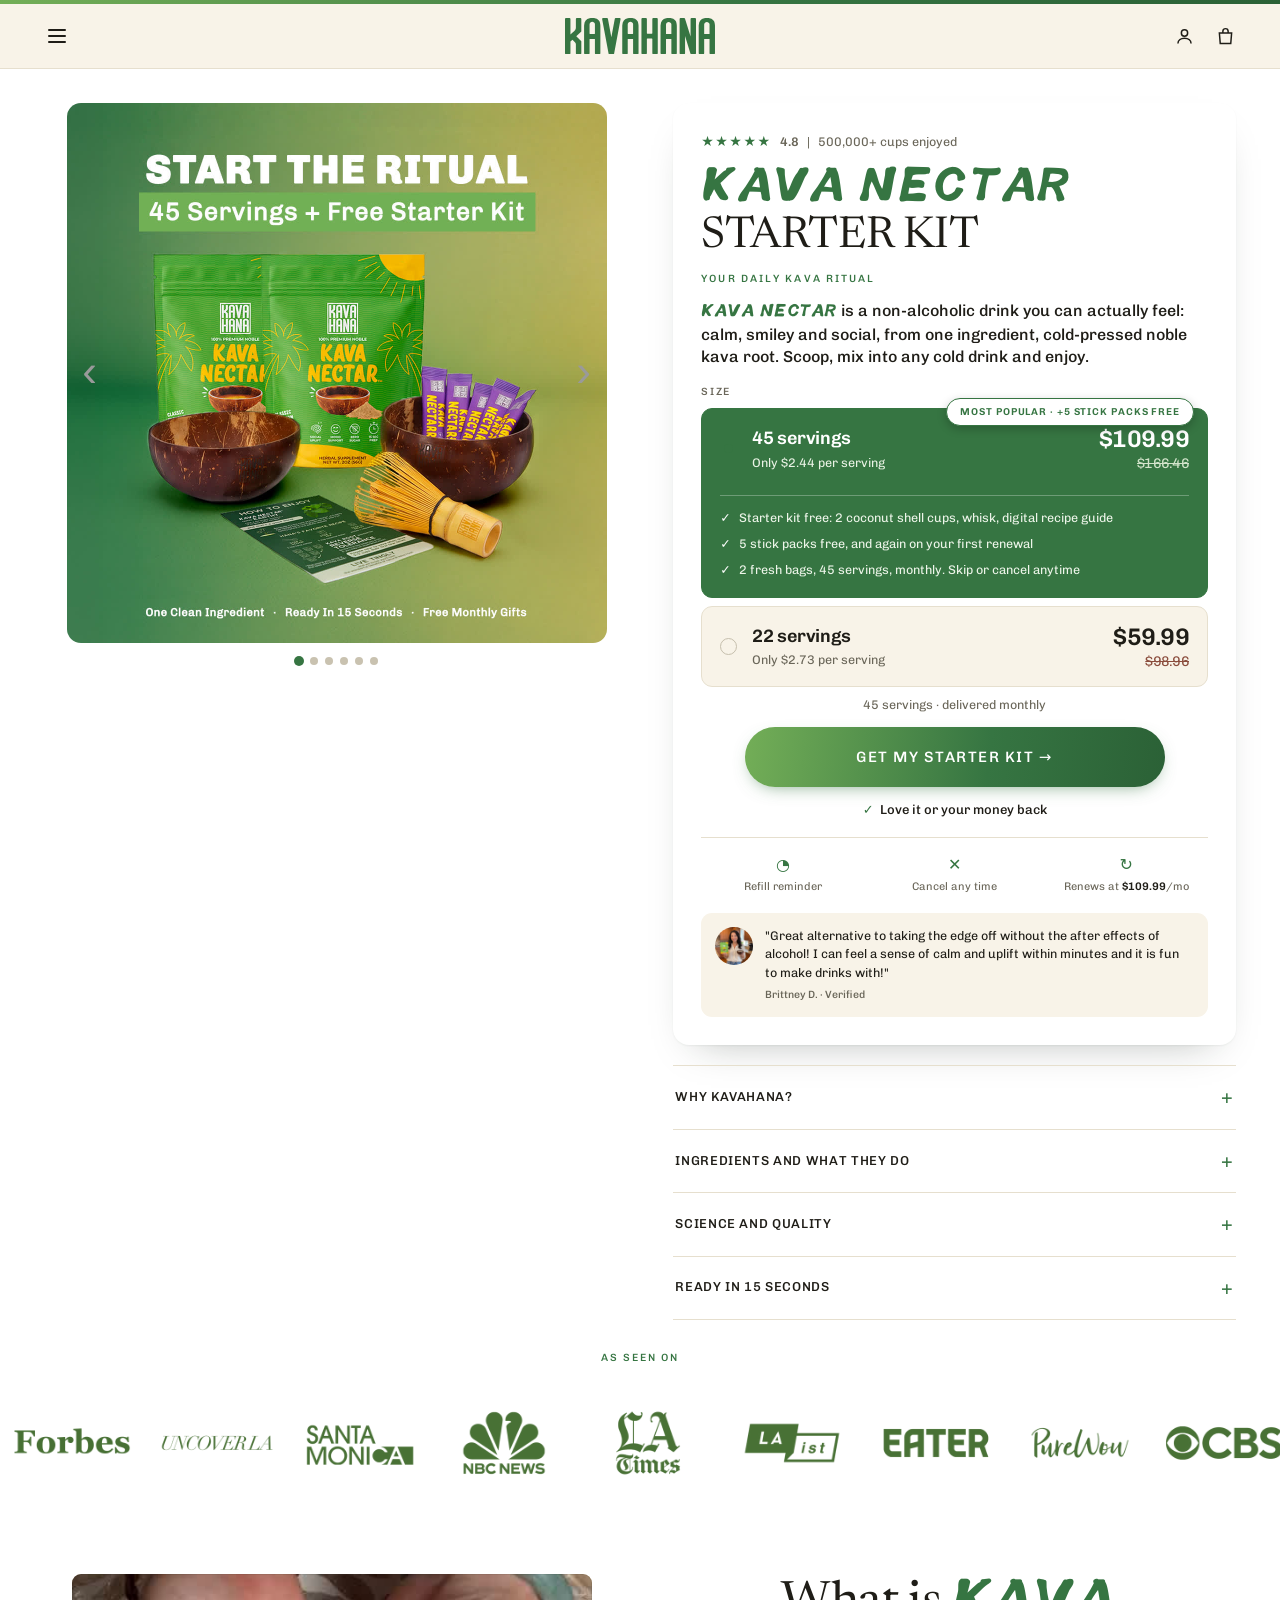
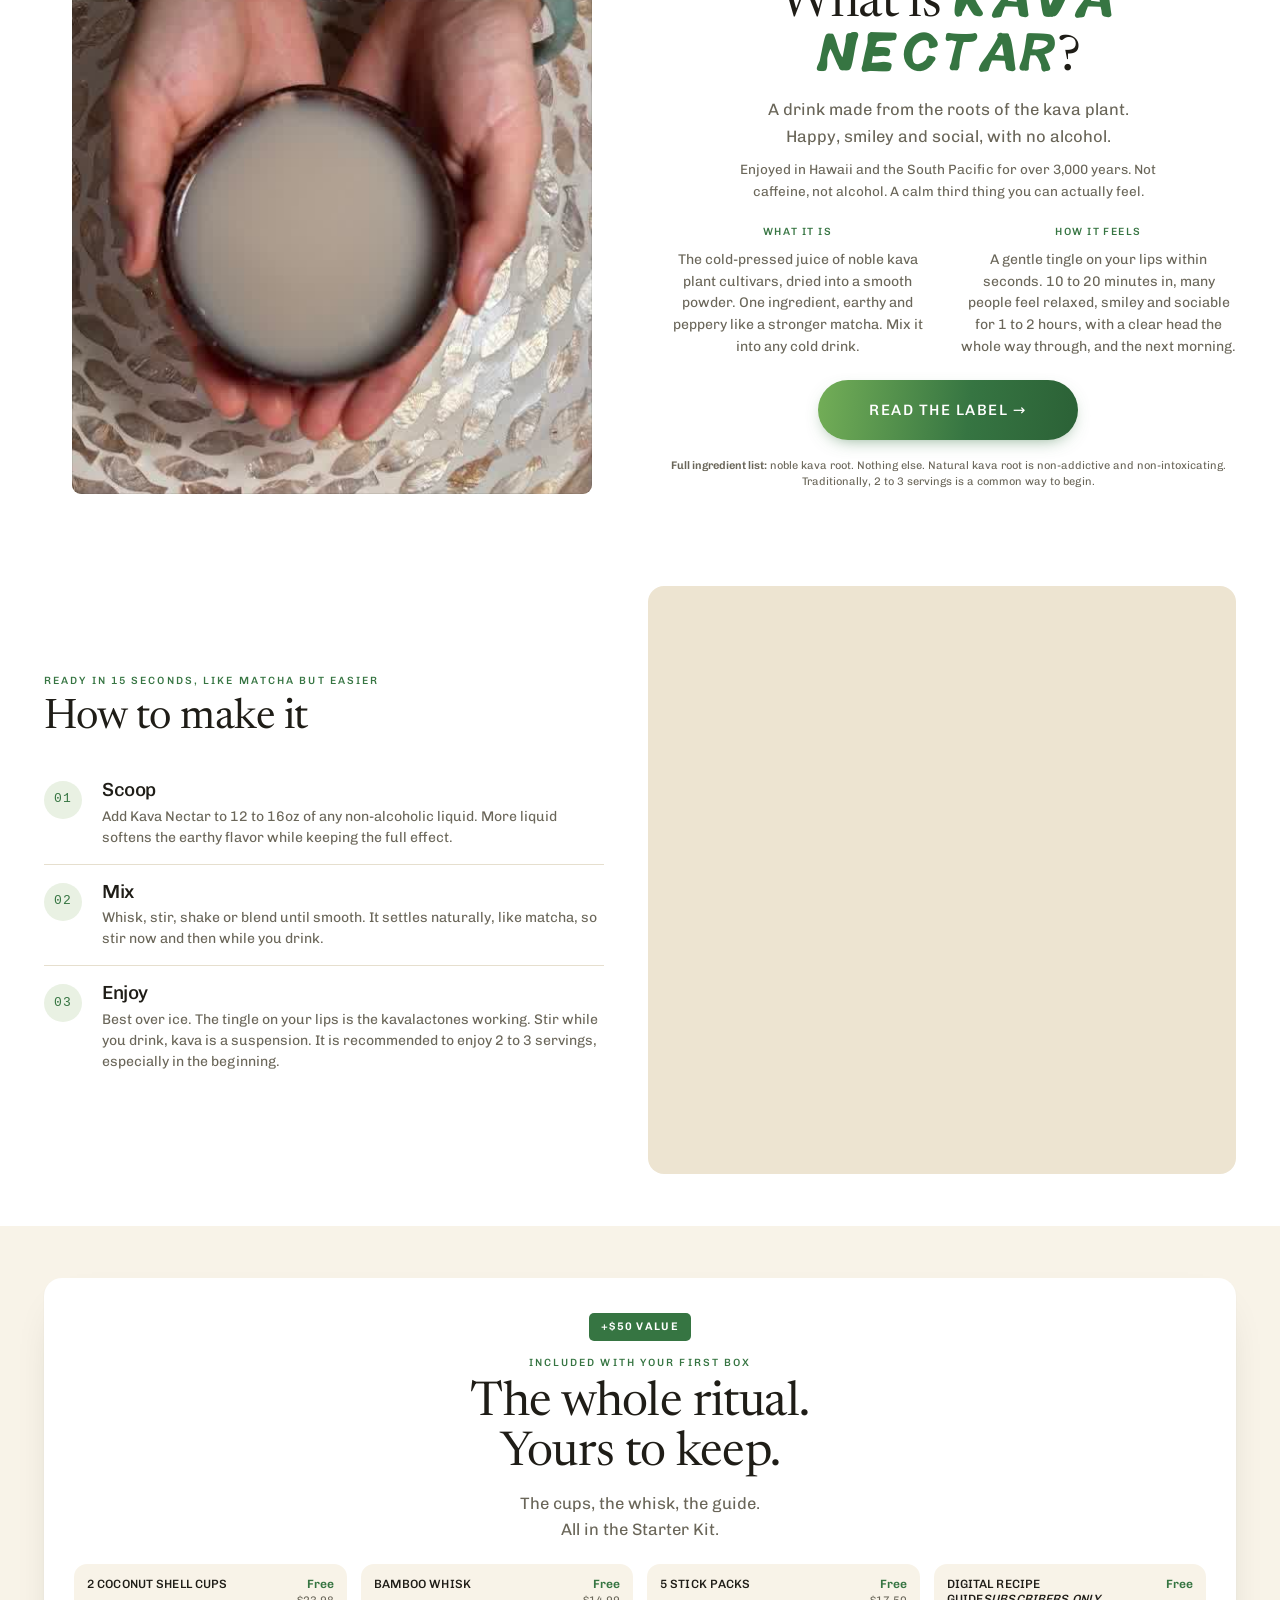
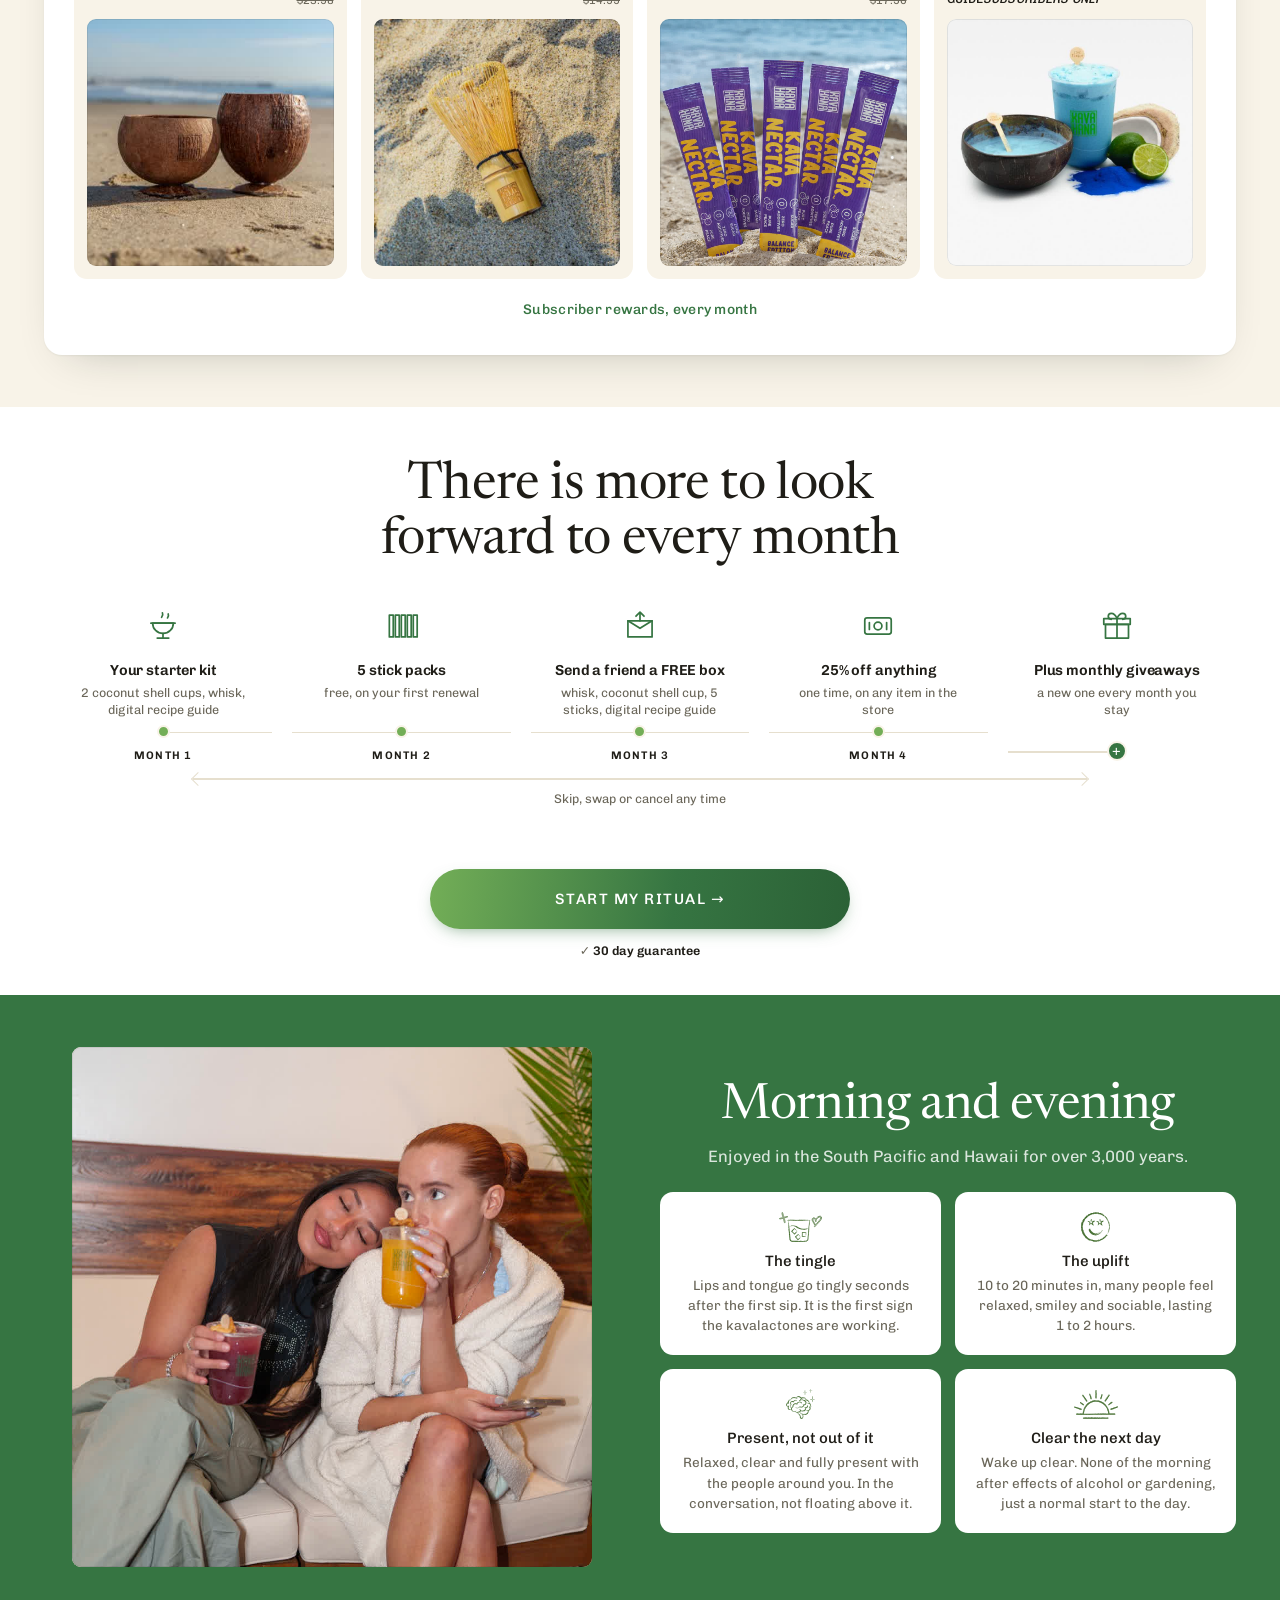
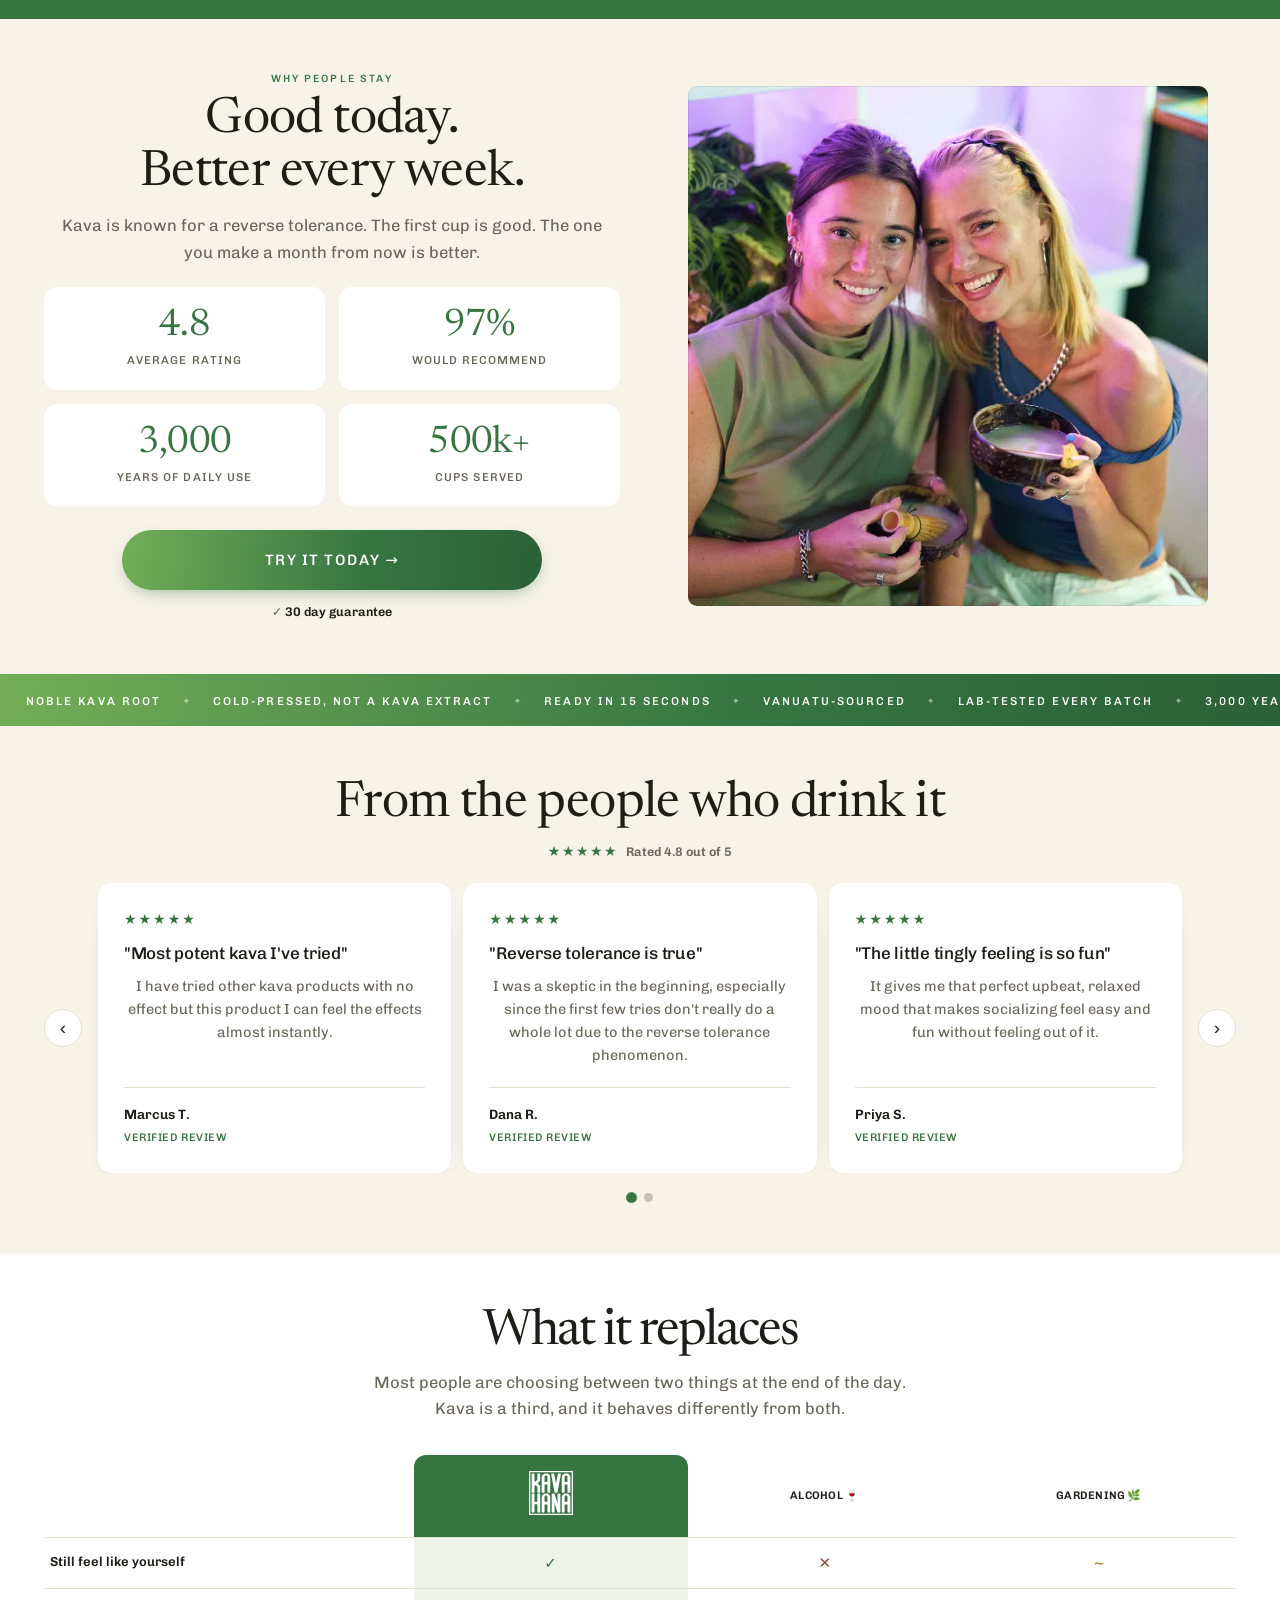
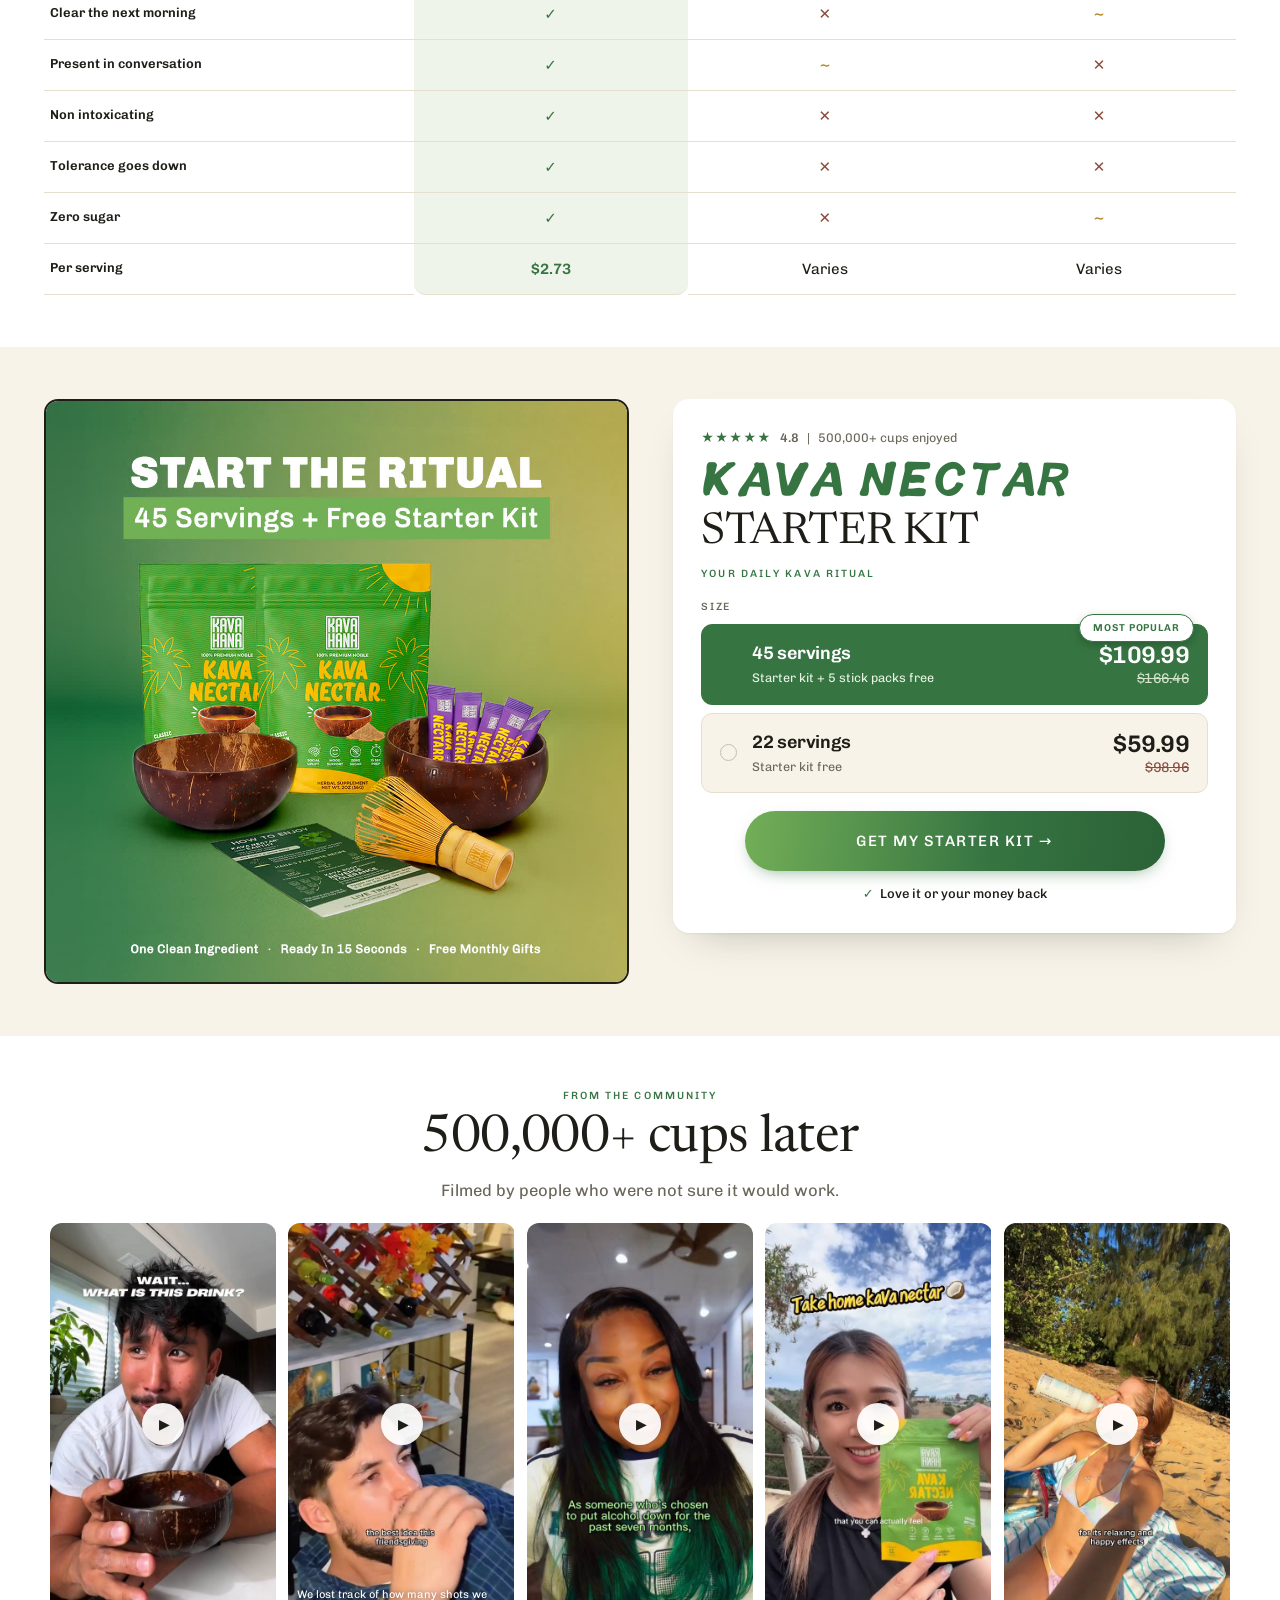
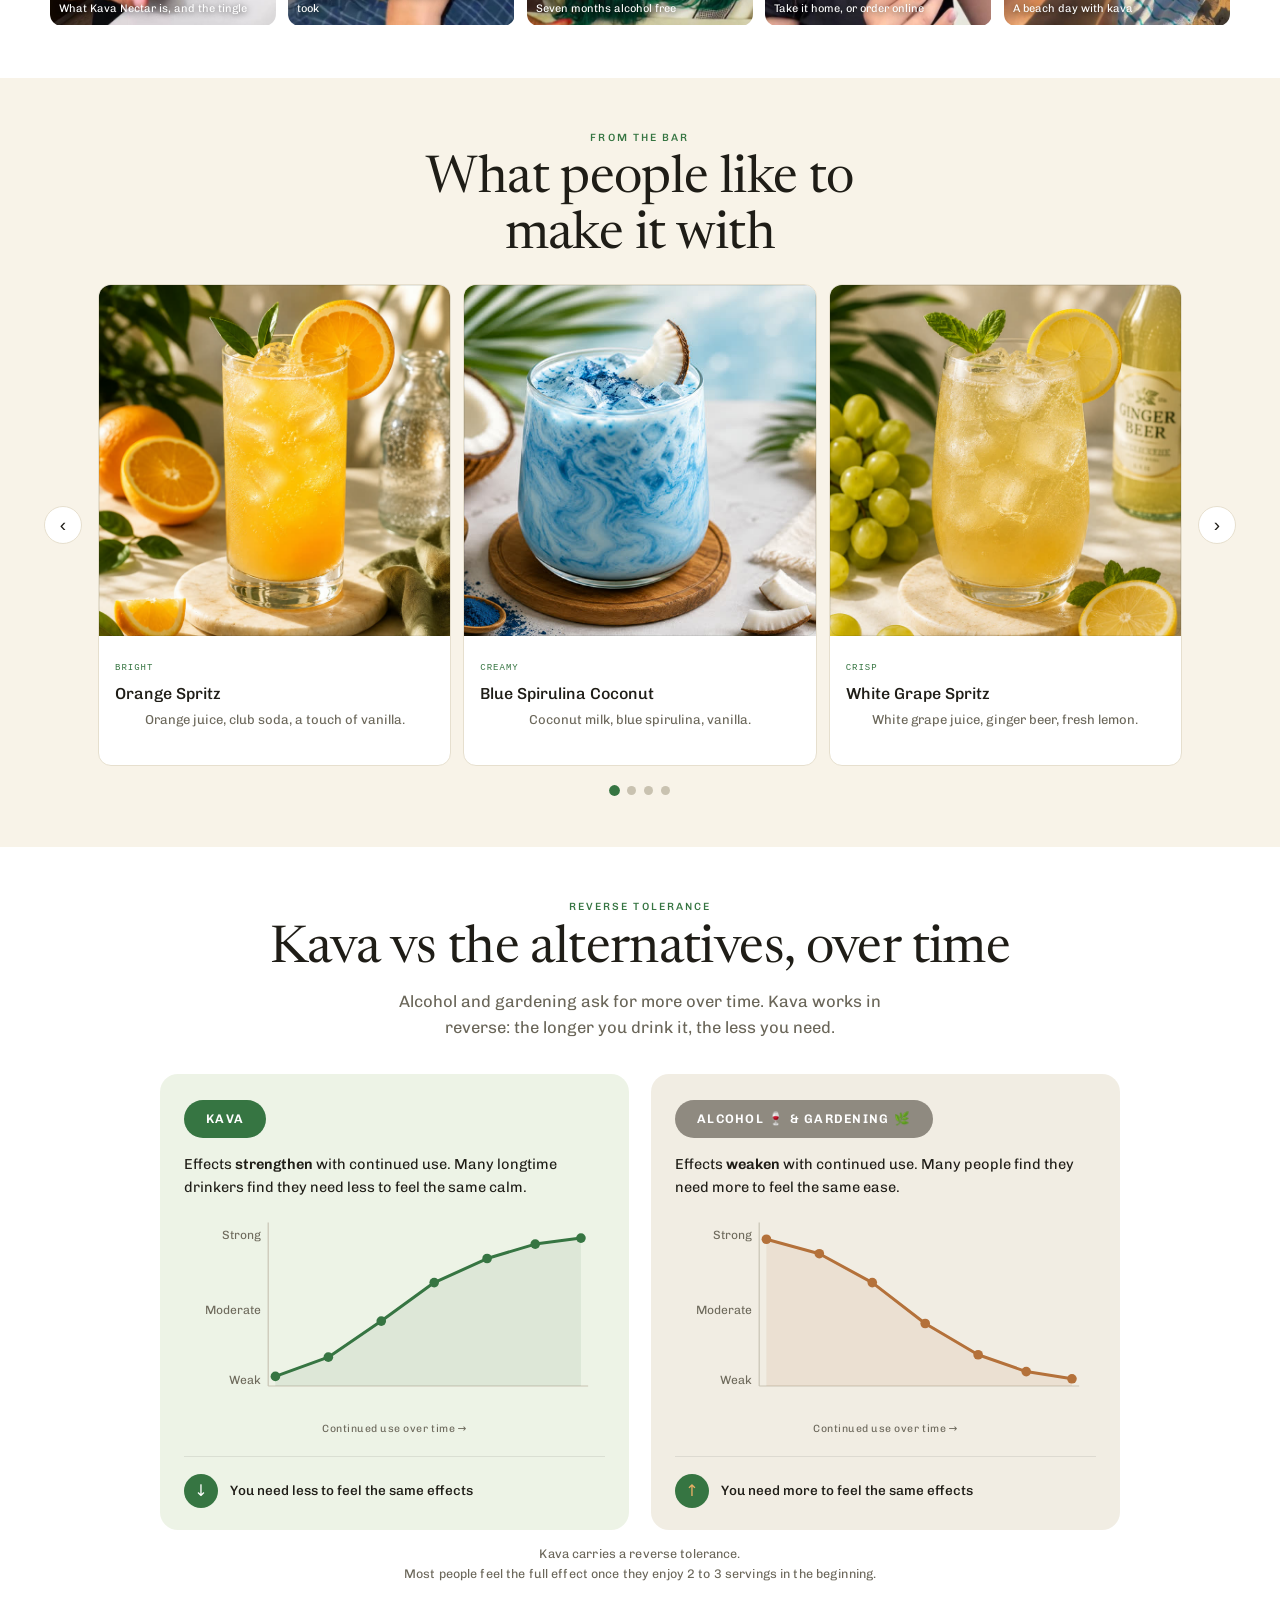
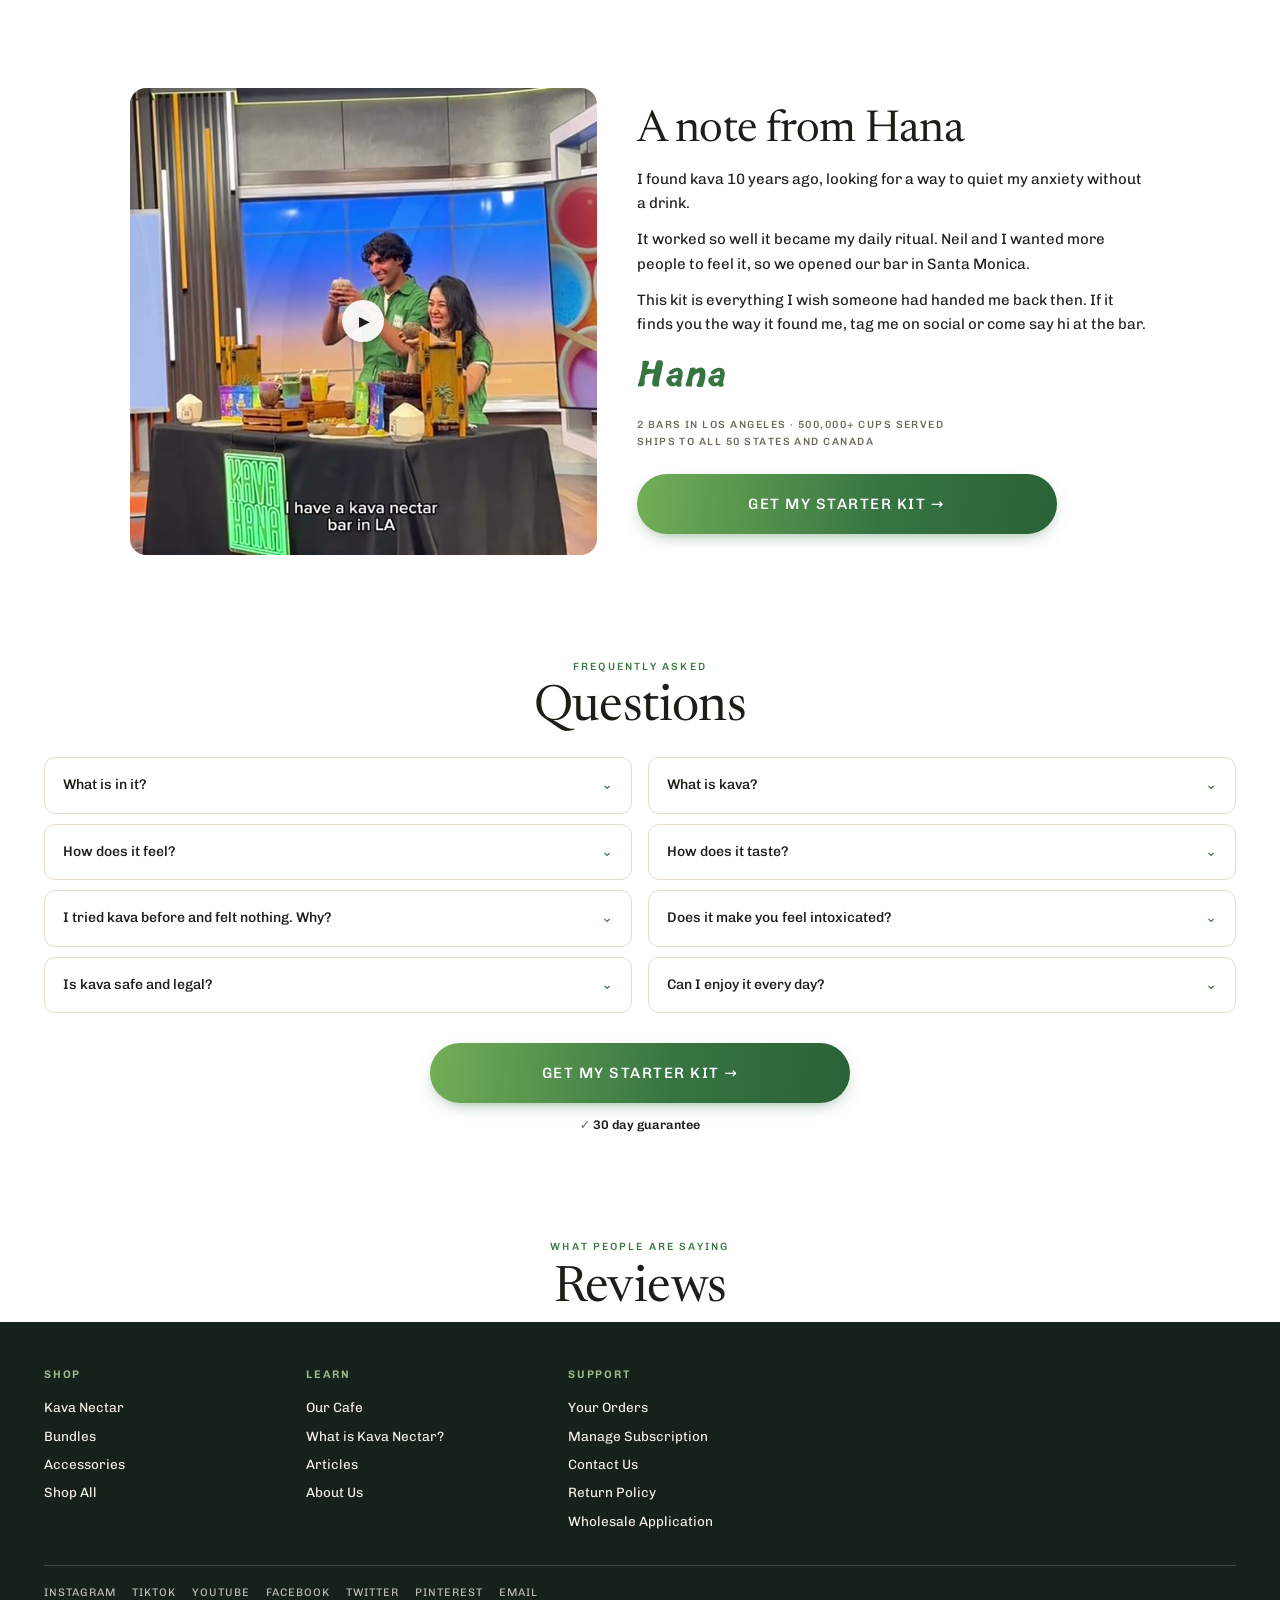
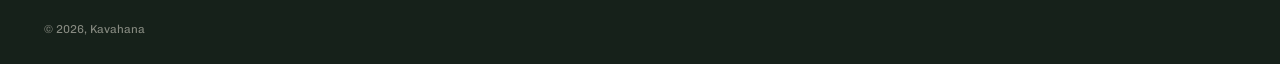
<file: index.html>
<!doctype html>
<html lang="en">
<head>
<meta charset="utf-8">
<meta name="viewport" content="width=device-width, initial-scale=1">
<meta name="robots" content="noindex, nofollow">
<title>Kavahana &#183; Nectar Starter Kit</title>
<meta name="description" content="The Starter Kit subscription PDP mockup.">
<link rel="preload" as="font" type="font/woff2" href="fonts/chivo-var.woff2" crossorigin>
<link rel="preload" as="font" type="font/woff2" href="fonts/newsreader-var.woff2" crossorigin>
<style>

@font-face{font-family:Chivo;font-style:normal;font-weight:100 900;font-display:swap;
  src:url(fonts/chivo-var.woff2) format('woff2-variations'),url(fonts/chivo-var.woff2) format('woff2')}
@font-face{font-family:Newsreader;font-style:normal;font-weight:200 800;font-display:swap;
  src:url(fonts/newsreader-var.woff2) format('woff2-variations'),url(fonts/newsreader-var.woff2) format('woff2')}
@font-face{font-family:'Mauna Loa';font-style:normal;font-weight:400;font-display:swap;
  src:url(fonts/MaunaLoa.otf) format('opentype')}

:root{--green:#367542;--green2:#73AE57;--mint:#8AC79A;--cream:#F8F3E8;--bone:#FFFFFF;--ink:#1F1D17;--deep:#14261A;--lav:#F8F3E8;--line:#E6DFCE;--grey:#6A6659;--clay:#8A4B3B;--card:#FFFFFF;--grad:linear-gradient(96deg,#73AE57,#367542 58%,#2B6136);}
*{margin:0;padding:0;box-sizing:border-box}
html{-webkit-text-size-adjust:100%;scroll-behavior:smooth;overflow-x:clip}
body{overflow-x:clip}
body{font-family:Chivo,ui-sans-serif,system-ui,-apple-system,'Segoe UI',sans-serif;background:#fff;color:var(--ink);font-size:16px;line-height:1.6;-webkit-font-smoothing:antialiased;padding-bottom:0}
img{max-width:100%;display:block}
.mauna{font-family:'Mauna Loa',ui-serif,'Iowan Old Style',Georgia,serif;letter-spacing:.03em;font-weight:400;color:var(--green)}
section.green .mauna,.mq .mauna{color:inherit}
.opt.sel .mauna,.opt.sel .optbens .mauna{color:inherit}

.tpl{position:sticky;top:0;z-index:90;background:#111;color:#fff;padding:7px 16px;display:flex;justify-content:space-between;gap:10px;flex-wrap:wrap;align-items:center}
.tpl .t{font-family:ui-monospace,monospace;font-size:10px;letter-spacing:.12em;text-transform:uppercase;opacity:.8}
.tpl .t b{color:var(--green2);opacity:1}
.tpl button{font:inherit;font-family:ui-monospace,monospace;font-size:10px;background:transparent;color:#fff;border:1px solid #444;padding:5px 12px;cursor:pointer;border-radius:999px}
.note{display:block;font-family:ui-monospace,monospace;font-size:10px;letter-spacing:.06em;text-transform:uppercase;color:var(--green);background:#EAF1E3;border-left:2px solid var(--green);padding:6px 10px;margin:0 0 14px}
body.hide-notes .note{display:none}

/* ---- 1. top bar + nav (ED chrome) ---- */
.topbar{background:#111;color:#fff;text-align:center;padding:9px 16px;font-size:11px;letter-spacing:.14em;text-transform:uppercase;font-weight:500}
.topbar span{opacity:.55;margin:0 10px}
.gradline{height:4px;background:var(--grad)}
.nav{background:var(--cream);border-bottom:1px solid var(--line);position:sticky;top:0;z-index:60}
.nav .in{max-width:1240px;margin:0 auto;padding:14px 24px;display:grid;grid-template-columns:1fr auto 1fr;align-items:center;gap:16px}
.nav .l,.nav .r{display:flex;gap:20px;align-items:center}
.nav .r{justify-content:flex-end}
.burger{background:none;border:0;padding:4px;cursor:pointer;display:grid;gap:4px;width:26px}
.burger span{display:block;height:2px;background:var(--ink);border-radius:2px}
.nav .ico{width:21px;height:21px;color:var(--ink);cursor:pointer}
.wordmark{width:150px;height:auto;color:var(--green);margin:0 auto}
@media(max-width:620px){.wordmark{width:118px}.nav .in{padding:12px 18px}}

.wrap{max-width:1240px;margin:0 auto;padding:0 24px}
section{padding:52px 0}
section.lav{background:var(--cream)}
section.green{background:var(--green);color:#fff}
section.green h1,section.green h2,section.green h3{color:#fff}
section.green p,section.green .lead{color:rgba(255,255,255,.82)}
section.green .eyebrow{color:var(--mint)}
section.green .bn,section.green .gt,section.green .st4>div{color:var(--ink)}
section.green .bn h3,section.green .gt h3,section.green .st4 h3{color:var(--ink)}
section.green .bn p,section.green .gt p,section.green .st4 p{color:var(--grey)}
section.green .slot .lbl{color:#46523F}
section.green .bn .ic{color:var(--green)}
section.tight{padding:30px 0}
h1,h2{font-family:Newsreader,ui-serif,Georgia,serif;font-weight:400;letter-spacing:-.012em;line-height:1.06}
h3{font-weight:500;letter-spacing:0;line-height:1.2}
b,strong{font-weight:600}
.htoh2,.gifth2,.btbh2,.ctrh{font-family:Newsreader,ui-serif,Georgia,serif;font-weight:400}
h2{font-size:clamp(30px,4.3vw,50px)}
.h2c{text-align:center;margin-bottom:14px}
.lead{color:var(--grey);font-size:16.5px;max-width:54ch;margin-bottom:0}
.ctr{text-align:center}.ctr .lead{margin:0 auto}
.ctrh{text-align:center}
.splitctr{text-align:center}
.splitctr .lead,.splitctr .ben2,.splitctr .st4{margin-left:auto;margin-right:auto}
.splitctr .guar{text-align:center}

/* ---- shared pill CTA (ED signature) ---- */
.pill-cta{display:block;width:100%;max-width:420px;margin:0 auto;background:var(--grad);color:#fff;border:0;font:inherit;font-weight:500;font-size:15px;padding:18px 26px;border-radius:999px;cursor:pointer;letter-spacing:.1em;text-transform:uppercase;box-shadow:0 6px 18px -8px rgba(54,117,66,.7);transition:transform .12s,box-shadow .16s}
.pill-cta:hover{transform:translateY(-1px);box-shadow:0 10px 24px -8px rgba(54,117,66,.8)}
.guar{text-align:center;font-size:12.5px;color:var(--grey);margin-top:12px}
.guar b{color:var(--ink)}

/* ---- image slots ---- */
.slot{position:relative;overflow:hidden;border-radius:14px;background:
  radial-gradient(130% 100% at 24% 14%, rgba(115,174,87,.34), transparent 60%),
  radial-gradient(120% 110% at 84% 92%, rgba(54,117,66,.48), transparent 58%),
  linear-gradient(155deg,#EDE4D1,#D6CBB2);display:flex;align-items:flex-end}
.slot::after{content:"";position:absolute;inset:0;border-radius:14px;box-shadow:inset 0 0 0 1px rgba(22,33,26,.09)}
.slot span.lbl{position:relative;font-family:ui-monospace,monospace;font-size:9.5px;letter-spacing:.08em;text-transform:uppercase;color:#46523F;background:rgba(255,253,248,.82);padding:5px 8px;margin:11px;border-radius:5px}
.slot.sq{aspect-ratio:1}.slot.wide{aspect-ratio:4/3}.slot.v{aspect-ratio:9/16}

/* ---- 3. HERO ---- */
.hero{display:grid;grid-template-columns:1.04fr 1fr;gap:44px;padding:34px 0 0;align-items:start}
.gal{position:sticky;top:78px;max-width:540px;justify-self:center;width:100%}
.galwrap{position:relative;border-radius:14px;overflow:hidden}
.gnav{position:absolute;top:50%;transform:translateY(-50%);z-index:3;width:34px;height:64px;
  border:0;background:transparent;color:#9a9a9a;font-size:44px;font-weight:200;line-height:1;cursor:pointer;
  display:none;align-items:center;justify-content:center;padding:0 0 4px;transition:color .15s}
.gnav:hover{color:#616161}
.gprev{left:6px}
.gnext{right:6px}
@media(min-width:760px){
  .gnav{display:flex}
  .slides,.ctrack{cursor:grab}
  .slides.dragging,.ctrack.dragging{cursor:grabbing;scroll-snap-type:none;scroll-behavior:auto}
}
.slides{display:flex;overflow-x:auto;overflow-y:hidden;scroll-snap-type:x mandatory;scroll-behavior:smooth;scrollbar-width:none;-webkit-overflow-scrolling:touch;overscroll-behavior-x:contain;touch-action:pan-x pan-y pinch-zoom}
.slides::-webkit-scrollbar{display:none}
.slide{flex:0 0 100%;scroll-snap-align:start;scroll-snap-stop:always}
.slide .slot{border-radius:0}
.heroimg,.galimg{width:100%;height:100%;aspect-ratio:1;object-fit:cover;display:block}
.dots2{display:flex;gap:7px;justify-content:center;margin-top:14px}
.dots2 button{width:8px;height:8px;border-radius:50%;border:0;padding:0;background:#C9C2B0;cursor:pointer;transition:background .15s,transform .15s}
.dots2 button.on{background:var(--green);transform:scale(1.25)}

/* buy box */
.buy{background:var(--card);border-radius:16px;padding:28px;box-shadow:0 1px 2px rgba(22,33,26,.05),0 18px 40px -24px rgba(22,33,26,.35)}
.eyebrow{font-size:10.5px;font-weight:500;letter-spacing:.2em;text-transform:uppercase;color:var(--green);margin-bottom:7px}
.eyebrow-sub{margin:2px 0 12px}
.stars-row .ph{margin-left:8px}
.buy h1{font-size:clamp(32px,3.9vw,44px);margin-bottom:10px;letter-spacing:-.01em}
.stars-row{display:flex;align-items:center;gap:8px;font-size:12.5px;color:var(--grey);margin-bottom:13px;flex-wrap:wrap}
.stars-row .s{color:var(--green);letter-spacing:1.5px;font-size:14px}
.getline{font-weight:500;font-size:16px;margin-bottom:9px;line-height:1.35}
.desc{font-size:14.5px;color:var(--grey);margin-bottom:17px}
.pricerow{display:flex;align-items:baseline;gap:11px;flex-wrap:wrap;margin-bottom:4px}
.pricerow .p{font-size:34px;font-weight:600;letter-spacing:-.035em;color:var(--green);line-height:1}
.pricerow s{font-size:17px;color:var(--grey);font-weight:400}
.shipfree{background:var(--green);color:#fff;font-size:9.5px;font-weight:600;padding:4px 9px;border-radius:999px;letter-spacing:.08em;text-transform:uppercase}
.perserv{font-size:12.5px;font-weight:500;color:var(--ink);margin-bottom:16px}

/* option selectors (ED radio cards) */
.optlabel{font-size:10.5px;font-weight:500;letter-spacing:.16em;text-transform:uppercase;color:var(--grey);margin:16px 0 8px}
.opt{border:1.5px solid var(--line);background:var(--cream);border-radius:11px;padding:17px 18px;cursor:pointer;display:grid;grid-template-columns:20px 1fr auto;gap:12px;align-items:center;margin-bottom:8px;position:relative;transition:border-color .14s}
.opt:hover{border-color:var(--green2)}
.opt.sel{border-color:var(--green);background:var(--green);box-shadow:none}
.opt.sel .nm,.opt.sel .pr{color:#fff}
.opt.sel .nm small{color:#EAF3E5}
.opt.sel .pr s{color:#D3E4CB}
.opt.sel .rad{border-color:#fff}
.opt.sel .rad::after{background:#fff}
.opt.sel .tag{background:#fff;color:var(--green);box-shadow:0 3px 10px rgba(0,0,0,.22);border:1.5px solid var(--green)}
.optbens{display:none;margin-top:12px;padding-top:12px;border-top:1px solid rgba(255,255,255,.28);grid-column:1/-1}
.opt.sel .optbens{display:grid;gap:6px}
.optbens span{font-size:12.5px;color:#EDF5E9}
.optbens span::before{content:"\2713";color:#fff;font-weight:400;margin-right:8px}
.opt .rad{width:17px;height:17px;border-radius:50%;border:1.5px solid #C6BFAD;position:relative}
.opt.sel .rad{border-color:var(--green)}
.opt.sel .rad::after{content:"";position:absolute;inset:3px;border-radius:50%;background:var(--green)}
.opt .nm{font-size:18px;font-weight:600;line-height:1.2;letter-spacing:-.015em}
.opt .nm small{display:block;font-size:11.5px;font-weight:400;color:var(--grey);margin-top:2px}
.opt .pr{text-align:right;font-weight:600;font-size:24px;white-space:nowrap;letter-spacing:-.03em;color:var(--ink);line-height:1.1}
.opt .pr s{display:block;font-size:14px;color:var(--clay);font-weight:400;margin-top:3px}
.opt .tag{position:absolute;top:-11px;right:13px;background:var(--green);color:#fff;font-size:10px;font-weight:600;padding:5px 13px;border-radius:999px;letter-spacing:.09em;text-transform:uppercase;white-space:nowrap}
.giftline{background:#E9F1E3;border-radius:9px;padding:11px 13px;font-size:12.5px;margin:10px 0 0;color:var(--green);font-weight:500}

.opt .nm small{display:block;font-size:12.5px;font-weight:400;color:var(--grey);margin-top:5px;letter-spacing:0}
.guarline{text-align:center;font-size:13px;font-weight:500;margin-top:13px;color:var(--ink)}
.guarline::before{content:"\2713";color:var(--green);font-weight:400;margin-right:6px}
.icons3{display:grid;grid-template-columns:repeat(3,1fr);gap:8px;margin-top:16px;padding-top:16px;border-top:1px solid var(--line)}
.icons3 div{text-align:center;font-size:11px;color:var(--grey);line-height:1.35}
.icons3 .i{font-size:16px;color:var(--green);margin-bottom:5px}
.icons3 b{color:var(--ink);font-weight:600}
.subline{font-size:12.5px;color:var(--grey);text-align:center;margin-top:14px}
.quotecard{display:flex;gap:12px;align-items:flex-start;background:var(--cream);border-radius:11px;padding:14px;margin-top:18px}
.quotecard .av{width:38px;height:38px;border-radius:50%;flex:0 0 38px;background:linear-gradient(150deg,#D6CBB2,#B9AE94);object-fit:cover;display:block}
.quotecard p{font-size:12.5px;line-height:1.45}
.quotecard .w{font-size:10.5px;color:var(--grey);margin-top:5px;font-weight:500}

/* accordions under buy box */
.acc{margin-top:20px}
.acc details{border-top:1px solid var(--line)}
.acc details:last-child{border-bottom:1px solid var(--line)}
.acc summary{cursor:pointer;padding:16px 2px;font-weight:500;font-size:13px;letter-spacing:.05em;text-transform:uppercase;list-style:none;display:flex;justify-content:space-between;gap:14px;align-items:center}
.acc summary::-webkit-details-marker{display:none}
.acc summary::after{content:"+";color:var(--green);font-weight:400;font-size:19px}
.acc details[open] summary::after{content:"\2013"}
.acc details p{padding:0 2px 16px;font-size:14px;color:var(--grey)}
.acc details ul{padding:0 2px 16px 20px;font-size:14px;color:var(--grey)}

/* ---- how to use ---- */
.howto-sec{padding-top:40px}
.htoh2{font-size:clamp(28px,4vw,42px);margin-bottom:4px}
.howto{display:grid;grid-template-columns:1fr 1.05fr;gap:44px;align-items:center}
.steps2{margin-top:22px;display:grid;gap:0}
.stp{display:grid;grid-template-columns:44px 1fr;gap:14px;padding:16px 0;border-bottom:1px solid var(--line);align-items:start}
.stp:last-child{border-bottom:0}
.htn{font-family:ui-monospace,monospace;font-size:13px;font-weight:500;letter-spacing:.1em;color:var(--green);background:#E9F1E3;border-radius:999px;width:38px;height:38px;display:flex;align-items:center;justify-content:center;margin-top:2px}
.stp h3{font-size:19px;letter-spacing:-.02em;margin-bottom:4px}
.stp p{font-size:14px;color:var(--grey);line-height:1.5}
.howto-gif{position:relative}
.howto-gif .slot{aspect-ratio:1;border-radius:16px}
.howto-gif video.slot{width:100%;height:auto;object-fit:cover;display:block;background:#EDE4D1}
.howto-gif .play{position:absolute;inset:0;margin:auto;width:52px;height:52px;border-radius:50%;background:rgba(255,253,248,.92);display:flex;align-items:center;justify-content:center;font-size:17px;padding-left:4px;color:var(--ink);box-shadow:0 6px 20px -8px rgba(22,33,26,.4)}
@media(max-width:900px){
  .howto{grid-template-columns:1fr;gap:22px}
  .howto-gif{order:-1}
  .howto-gif .slot{aspect-ratio:1}
  .stp{padding:13px 0}
  .stp h3{font-size:17px}
  .stp p{font-size:13.5px}
}

/* ---- 4. gift band ---- */
.giftband{background:var(--lav);border-radius:0}
.gifthead{display:inline-block;background:var(--green);color:#fff;font-size:10px;font-weight:600;letter-spacing:.14em;text-transform:uppercase;padding:5px 12px;border-radius:999px;margin-bottom:12px}
.giftpanel{background:var(--card);border-radius:18px;padding:34px 30px;box-shadow:0 1px 2px rgba(22,33,26,.05),0 18px 44px -26px rgba(22,33,26,.3)}
.gifth2{font-size:clamp(32px,4.4vw,48px);letter-spacing:-.012em;line-height:1.05}
.valchip{display:inline-block;background:var(--green);color:#fff;font-size:11px;font-weight:600;letter-spacing:.12em;text-transform:uppercase;padding:5px 12px;border-radius:5px;margin-bottom:14px}
.gifts{display:grid;grid-template-columns:repeat(4,minmax(0,1fr));gap:14px;margin-top:22px;text-align:left}
.gt{background:var(--cream);border-radius:13px;padding:13px;display:flex;flex-direction:column}
.gt .shot{margin-top:auto}
.gh{display:flex;justify-content:space-between;align-items:flex-start;gap:8px;margin-bottom:10px;min-height:32px}
.gn{font-size:12px;font-weight:500;line-height:1.25;letter-spacing:.01em;text-transform:uppercase}
.gf{font-size:12px;font-weight:600;color:var(--green);text-align:right;white-space:nowrap;line-height:1.2}
.gf s{display:block;font-size:11px;color:var(--grey);font-weight:400;margin-top:2px}
.gt .slot{aspect-ratio:1;border-radius:9px}
.shot{aspect-ratio:1;border-radius:9px;overflow:hidden;position:relative;background:#EDE4D1}
.shot img{width:100%;height:100%;object-fit:cover;object-position:50% 50%;display:block}
.shot-drinks img{object-position:50% 72%}
.shot-bar img{object-position:50% 67%}
.shot-hands img{object-position:50% 28%}
.split > .shot{max-width:520px;width:100%;margin-left:auto;margin-right:auto}
.shot::after{content:"";position:absolute;inset:0;border-radius:9px;box-shadow:inset 0 0 0 1px rgba(22,33,26,.09)}
@media(max-width:760px){.gifts{grid-template-columns:repeat(2,minmax(0,1fr))}}
@media(min-width:1001px){
  .ctable th:first-child,.ctable td:first-child{font-size:15.5px}
  .ctable thead th{font-size:13.5px;padding:12px 4px}
  .ctable th,.ctable td{padding:11px 6px}
  .ctable .yes,.ctable .no,.ctable .mid{font-size:17px}
  .ctable .wm{font-size:16px}
  .ctable td{font-size:15px}
}
.moregifts{text-align:center;margin-top:20px;font-size:14px;font-weight:500;letter-spacing:.02em;color:var(--green)}

/* ---- 6. press ---- */
.press{display:grid;grid-template-columns:repeat(3,1fr);gap:34px;align-items:start}
.pq p{font-size:14.5px;line-height:1.5;font-style:italic;min-height:96px}
.pq .logo{margin-top:16px;font-size:19px;font-weight:500;letter-spacing:-.02em;opacity:.72;text-align:center}
.dots{display:flex;gap:7px;justify-content:center;margin-top:26px}
.dots i{width:8px;height:8px;border-radius:50%;background:#C9C2B0;display:block}
.dots i.on{background:var(--green)}

/* ---- 7. transform ---- */
.split{display:grid;grid-template-columns:1fr 1fr;gap:40px;align-items:center}
.ben2{display:grid;grid-template-columns:1fr 1fr;gap:14px;margin-top:22px}
.bn{background:var(--card);border-radius:13px;padding:20px}
.bn .ic{width:38px;height:38px;color:var(--green);margin-bottom:10px}
.bn .ic svg{width:100%;height:100%}
.bn .ic img{width:100%;height:100%;object-fit:contain;display:block;margin:0 auto}
.bn .ic{height:30px;width:44px;margin:0 auto 10px;display:flex;align-items:center;justify-content:center}
.bn h3{font-size:15px;margin-bottom:5px}
.bn p{font-size:13.5px;color:var(--grey);line-height:1.5}

/* ---- 8. stats ---- */
.st4{display:grid;grid-template-columns:1fr 1fr;gap:14px;margin:22px 0 24px}
.st4 > div{background:var(--card);border-radius:13px;padding:20px}
.st4 .n{font-family:Newsreader,ui-serif,Georgia,serif;font-size:clamp(28px,3.6vw,38px);font-weight:400;color:var(--green);letter-spacing:-.02em;line-height:1}
.st4 .l{font-size:11.5px;font-weight:500;letter-spacing:.09em;text-transform:uppercase;color:var(--grey);margin-top:6px}

/* section photos stay square without ballooning when the split stacks */
.split > .slot{max-width:520px;width:100%;margin-left:auto;margin-right:auto}

/* ---- 4b. subscriber perks ---- */
.perkgrid{display:grid;grid-template-columns:repeat(5,1fr);gap:0;margin-top:34px}
.perk{display:flex;flex-direction:column;align-items:center;text-align:center;position:relative;padding:0 10px}
.pic{width:46px;height:46px;color:var(--green);margin-bottom:12px}
.pic svg{width:100%;height:100%}
.pt{font-size:14.5px;font-weight:600;letter-spacing:-.01em;line-height:1.25}
.ps{font-size:12.5px;color:var(--grey);margin-top:4px;line-height:1.4;max-width:22ch}
.pdot{position:relative;width:100%;height:26px;margin-top:auto;display:flex;align-items:center;justify-content:center}
.pdot::before{content:"";position:absolute;left:0;right:0;top:50%;height:1.5px;background:var(--line)}
.perk:first-child .pdot::before{left:50%}
.perk:last-child .pdot::before{right:50%}
.pdot span{position:relative;width:13px;height:13px;border-radius:50%;background:var(--green2);border:2px solid var(--cream)}
.pdot.pplus span{width:20px;height:20px;background:var(--green);color:#fff;display:flex;align-items:center;justify-content:center;font-size:14px;font-weight:400;line-height:1;border-color:var(--cream)}
.pm{font-size:11px;font-weight:600;letter-spacing:.11em;text-transform:uppercase;color:var(--ink);padding-top:2px}
.perkbar{position:relative;display:flex;flex-direction:column;align-items:center;margin-top:14px}
.pbline{display:block;width:calc(100% - 25%);height:1.5px;background:var(--line);position:relative}
.pbline::before,.pbline::after{content:"";position:absolute;top:-4px;width:9px;height:9px;border-top:1.5px solid var(--line);border-right:1.5px solid var(--line)}
.pbline::before{left:0;transform:rotate(-135deg)}
.pbline::after{right:0;transform:rotate(45deg)}
.pbtext{font-size:12.5px;color:var(--grey);margin-top:9px}
@media(max-width:960px){
  .perkgrid{grid-template-columns:repeat(2,minmax(0,1fr));gap:28px 14px;margin-left:auto;margin-right:auto;max-width:560px}
  .perk:nth-child(5){grid-column:1/-1;justify-self:center}
  .perk .pdot{display:none}
  .pm{margin-top:auto;padding-top:10px}
  .pbline{width:70%}
}
@media(max-width:560px){
  .perkgrid{gap:26px 14px}
}

/* ---- 3b. as seen on ---- */
.seenon{padding:30px 0 6px}
.pmq{overflow:hidden;width:100vw;max-width:100vw;margin-left:calc(50% - 50vw);margin-top:10px}
.ptrack{display:inline-flex;align-items:center;animation:psc 31s linear infinite;will-change:transform;transform:translateZ(0);backface-visibility:hidden}
.plogo{flex:0 0 auto;width:132px;height:132px;display:flex;align-items:center;justify-content:center;margin:0 6px}
.plogo img{width:100%;height:100%;object-fit:contain;display:block}
@keyframes psc{from{transform:translateX(0)}to{transform:translateX(-50%)}}
@media(prefers-reduced-motion:reduce){.ptrack{animation:none}}
@media(max-width:620px){.plogo{width:104px;height:104px;margin:0 2px}}

/* ---- 9. marquee ---- */
.mq{background:var(--grad);color:#fff;padding:13px 0;overflow:hidden;white-space:nowrap}
.mq .track{display:inline-flex;gap:0;animation:sc 96s linear infinite;will-change:transform}
.mq span{font-size:11.5px;font-weight:500;letter-spacing:.18em;text-transform:uppercase;padding:0 26px;position:relative}
.mq span::after{content:"\2726";position:absolute;right:-5px;top:50%;transform:translateY(-50%);opacity:.5;font-size:9px;pointer-events:none}
@keyframes sc{from{transform:translateX(0)}to{transform:translateX(-50%)}}
@media(prefers-reduced-motion:reduce){.mq .track{animation:none}}

/* ---- 10. tabs ---- */
.bothcols{display:grid;grid-template-columns:1fr 1fr;gap:26px;margin:22px 0 4px}
.bcap{font-size:10.5px;font-weight:500;letter-spacing:.14em;text-transform:uppercase;color:var(--green);margin-bottom:8px}
.bothcols p{font-size:14px;color:var(--grey);line-height:1.55}
.inlink{color:var(--green);font-weight:500;text-decoration:underline;text-underline-offset:2px}
.srcnote{text-align:center;font-size:12.5px;color:var(--grey);margin-top:8px;letter-spacing:.01em}
.ph{display:inline-block;background:#F1E7C9;color:#7A6320;border-radius:4px;padding:1px 7px;font-weight:600;font-size:11.5px}
@media(max-width:1000px){
  .galwrap{border-radius:0;width:min(100vw,540px);max-width:none;margin-left:calc(50% - min(50vw,270px));margin-right:calc(50% - min(50vw,270px))}
  .gal{display:flex;flex-direction:column;align-items:center}
  .dots2{width:100%}
  .hero{padding-top:0}
  .gal{margin-bottom:4px}
}
@media(max-width:620px){
  section{padding:34px 0}
  .ben2,.st4{grid-template-columns:1fr 1fr;gap:10px}
  .bn,.st4 > div{padding:15px}
  .bn h3{font-size:14px}.bn p{font-size:12.5px}
  .st4 .n{font-size:24px}.st4 .l{font-size:10px}
  .carou{min-height:0}
  .cslide p{font-size:14.5px}
  .wrap{padding:0 18px}
  .buy{padding:6px 18px 24px;border-radius:0;width:100vw;max-width:100vw;margin-left:calc(50% - 50vw);margin-right:calc(50% - 50vw);box-shadow:none;background:transparent}
  .dots2{margin-top:10px;margin-bottom:2px}
  .gal{margin-bottom:0}
  .hero{gap:8px}
  .giftpanel{padding:22px 18px;border-radius:12px}
  .gh{min-height:0;flex-direction:column;gap:2px}
  .gf{text-align:left}
  .gf s{display:inline;margin-left:6px}
  .getline{font-size:15px}
  .pill-cta{font-size:15px;padding:16px 20px}
  .cnav{flex-basis:32px;width:32px;height:32px;font-size:17px}
  .cslide p{font-size:15px}
  .media{grid-template-columns:repeat(3,1fr)}
  h2{font-size:26px}
.bothcols{grid-template-columns:1fr;gap:20px}}
.tabs2{display:flex;gap:9px;margin:20px 0 16px}
.tabs2 button{font:inherit;font-weight:500;font-size:11px;letter-spacing:.13em;text-transform:uppercase;padding:9px 20px;border-radius:999px;border:1.5px solid var(--line);background:var(--bone);cursor:pointer}
.tabs2 button.sel{background:var(--green);color:#fff;border-color:var(--green)}
.tp{display:none}.tp.sel{display:block}
.finep{font-size:11px;color:var(--grey);margin-top:18px;line-height:1.5}

/* shared carousel */
.carou{position:relative;display:flex;align-items:center;gap:10px;margin-top:20px;min-height:150px}
.ctrack{display:flex;overflow-x:auto;overflow-y:hidden;scroll-snap-type:x mandatory;scroll-behavior:smooth;scrollbar-width:none;flex:1;gap:0;overscroll-behavior-x:contain;touch-action:pan-x pan-y pinch-zoom;-webkit-overflow-scrolling:touch}
.ctrack::-webkit-scrollbar{display:none}
.cslide{flex:0 0 100%;scroll-snap-align:center;scroll-snap-stop:always;padding:0 6px;display:flex;flex-direction:column;justify-content:center;align-items:stretch}
.cslide > *{width:100%}
.cslide p{font-size:18px;line-height:1.55;font-style:normal;text-align:center;max-width:34ch;margin:0 auto;color:var(--ink)}
.cslide .cst{color:var(--green);letter-spacing:3px;font-size:16px;text-align:center;margin-bottom:14px}
.cslide .logo{margin-top:14px;font-size:12px;font-weight:500;letter-spacing:.09em;text-transform:uppercase;color:var(--grey);text-align:center}
.cnav{flex:0 0 38px;width:38px;height:38px;border-radius:50%;border:1px solid var(--line);background:var(--bone);cursor:pointer;font-size:19px;line-height:1;color:var(--ink);display:flex;align-items:center;justify-content:center;transition:border-color .15s}
.cnav:hover{border-color:var(--green);color:var(--green)}
.cdots{display:flex;gap:8px;justify-content:center;margin-top:20px}
.cdots button{width:9px;height:9px;border-radius:50%;border:0;padding:0;background:#C9C2B0;cursor:pointer;transition:background .15s,transform .15s}
.cdots button.on{background:var(--green);transform:scale(1.2)}
.btbh2{font-size:clamp(32px,4.8vw,52px);letter-spacing:-.012em}
.rec-carou .rec,.vid-carou .vid{height:100%}
@media(min-width:760px){
  .rc-carou .cslide{flex-basis:33.3333%}
  .rec-carou .cslide{flex-basis:33.3333%}
  .vid-carou .cslide{flex-basis:20%}
  .vid-carou .cnav{display:none}
  [data-dots="btb"]{display:none}
}

/* ---- 11. reviews ---- */
.rcards{display:grid;grid-template-columns:repeat(3,1fr);gap:16px;margin-top:22px}
.rc{background:var(--card);color:var(--ink);border-radius:14px;padding:26px;display:flex;flex-direction:column;height:100%;box-shadow:0 1px 2px rgba(22,33,26,.05),0 12px 30px -22px rgba(22,33,26,.3)}
.rc .st{color:var(--green);letter-spacing:2px;font-size:14px;margin-bottom:12px}
.rc h3{font-size:17px;margin-bottom:10px;letter-spacing:-.015em;line-height:1.25}
.rc p{font-size:14.5px;line-height:1.6;color:var(--grey);flex:1}
.rc .who{margin-top:20px;padding-top:16px;border-top:1px solid var(--line)}
.rc .wn{display:block;font-size:13.5px;font-weight:600}
.rc .wv{display:block;font-size:11px;color:var(--green);font-weight:500;letter-spacing:.05em;text-transform:uppercase;margin-top:3px}

/* ---- 12. us x them ---- */
.uxt{display:block}
.uxth2{font-size:clamp(30px,4.6vw,50px);letter-spacing:-.04em}
.tblfull{width:100%}
.ctable{width:100%;border-collapse:separate;border-spacing:0;font-size:14px;table-layout:fixed}
.ctable th,.ctable td{padding:13px 6px;text-align:center;border-bottom:1px solid var(--line);overflow-wrap:anywhere}
.ctable th:first-child,.ctable td:first-child{text-align:left;font-weight:600;font-size:13px;width:31%}
.ctable thead th{font-size:11px;font-weight:600;letter-spacing:.02em;text-transform:uppercase;line-height:1.2;padding:14px 4px;overflow-wrap:normal;hyphens:none}
.ctable .uc{background:var(--green);color:#fff;border-radius:12px 12px 0 0}
.ctable tbody .uc{background:#EEF4EA;border-radius:0;font-weight:600;color:var(--ink)}
.ctable tbody tr:last-child .uc{border-radius:0 0 12px 12px}
.ctable .yes{color:var(--green);font-weight:600;font-size:15px}
.ctable .no{color:var(--clay);font-weight:600;font-size:15px}
.ctable .mid{color:#B08828;font-weight:600;font-size:15px}
.ctable .wm{font-size:15px;font-weight:600;color:var(--green)}
.uxlogo{width:44px;height:44px;color:#fff;margin:0 auto 4px}
.ctable thead .uc{padding-top:16px;padding-bottom:14px}

/* ---- 14. behind the blend ---- */
.vids{display:grid;grid-template-columns:repeat(5,1fr);gap:14px;margin-top:26px}
.vid{position:relative}
.vid .slot{aspect-ratio:9/16;border-radius:12px}
.vid .play{position:absolute;inset:0;margin:auto;width:42px;height:42px;border-radius:50%;background:rgba(255,255,255,.92);display:flex;align-items:center;justify-content:center;font-size:14px;padding-left:3px;color:var(--ink);border:0;cursor:pointer;padding-top:0;padding-bottom:0;padding-right:0;box-shadow:0 4px 14px -6px rgba(22,33,26,.5)}
.vid-live video.slot{width:100%;height:auto;aspect-ratio:9/16;object-fit:cover;border-radius:12px;display:block;background:#EDE4D1}
.vid-live video.slot[poster]{object-fit:cover}
.vid-live.playing .play{display:none}
.vcap{position:absolute;left:9px;right:9px;bottom:9px;font-size:11px;line-height:1.3;color:#fff;text-shadow:0 1px 6px rgba(0,0,0,.7);pointer-events:none}
.vid-live.playing .vcap{opacity:0;transition:opacity .2s}


.recs{display:grid;grid-template-columns:repeat(4,1fr);gap:16px;margin-top:28px}
.rec{background:var(--card);border-radius:13px;overflow:hidden;border:1px solid var(--line);display:flex;flex-direction:column;height:100%}
.rec .slot{border-radius:0;aspect-ratio:1}
.rec .b{padding:16px}
.rec .shot{aspect-ratio:1;border-radius:0;background:#EDE4D1}
.rec .shot img{width:100%;height:100%;object-fit:cover;display:block}
.rec .tag{font-family:ui-monospace,monospace;font-size:9px;letter-spacing:.11em;text-transform:uppercase;color:var(--green);font-weight:500}
.rec h3{font-size:16px;margin:6px 0 7px}
.rec p{font-size:13px;color:var(--grey);line-height:1.5}
@media(max-width:1000px){.recs{grid-template-columns:1fr 1fr}}
@media(max-width:620px){.recs{grid-template-columns:1fr}}

/* ---- 15. faq grid ---- */
.faqgrp{grid-column:1/-1;margin:26px 0 2px;font-size:11.5px;font-weight:500;letter-spacing:.14em;text-transform:uppercase;color:var(--green)}
.faqgrp:first-child{margin-top:6px}
@media(max-width:820px){.faqgrp{margin:20px 0 0}}
 .faq2{display:grid;grid-template-columns:1fr 1fr;gap:10px 16px;margin-top:22px}
.faq2 details{background:#fff;border-radius:11px;border:1px solid var(--line)}
.faq2 summary{cursor:pointer;padding:16px 18px;font-weight:500;font-size:14px;list-style:none;display:flex;justify-content:space-between;gap:12px;align-items:center}
.faq2 summary::-webkit-details-marker{display:none}
.faq2 summary::after{content:"\2304";color:var(--green);font-weight:400}
.faq2 details[open] summary::after{content:"\2303"}
.faq2 details p{padding:0 18px 16px;font-size:13.5px;color:var(--grey)}

/* ---- 16. review summary ---- */
.rsum{display:grid;grid-template-columns:auto 1fr auto;gap:26px;align-items:center;padding-bottom:24px;border-bottom:1px solid var(--line)}
.rsum .big{font-family:Newsreader,ui-serif,Georgia,serif;font-size:46px;font-weight:400;letter-spacing:-.02em;line-height:1}
.rsum .st{color:var(--green);font-size:17px;letter-spacing:2px}
.rsum .cnt{font-size:12px;color:var(--grey);margin-top:3px}
.wbtn{border:1.5px solid var(--green);color:var(--green);background:transparent;font:inherit;font-weight:500;font-size:12.5px;padding:11px 22px;border-radius:999px;cursor:pointer}
.appslot{border:2px dashed var(--line);border-radius:16px;background:var(--card);min-height:280px;display:flex;flex-direction:column;align-items:center;justify-content:center;text-align:center;padding:34px 26px;gap:10px}
 .applbl{font-size:12px;font-weight:500;letter-spacing:.16em;text-transform:uppercase;color:var(--green)}
/* reverse tolerance */
.rt2{display:grid;grid-template-columns:1fr 1fr;gap:22px;margin:34px auto 0;max-width:960px}
.rt-card{border-radius:18px;padding:26px 24px 22px}
.rt-kava{background:#EDF3E6}
.rt-alc{background:#F1EDE3}
.rt-pill{display:inline-block;border-radius:999px;padding:9px 22px;font-weight:600;letter-spacing:.1em;text-transform:uppercase;font-size:12.5px;color:#fff}
.rt-kava .rt-pill{background:var(--green)}
.rt-alc .rt-pill{background:#8F8A80}
.rt-copy{margin:15px 0 8px;font-size:14.5px;line-height:1.55}
.rt-card svg{width:100%;height:auto;display:block}
.rt-axis{font-size:10.5px;color:var(--grey);text-align:center;letter-spacing:.05em;margin-top:4px}
.rt-take{display:flex;align-items:center;gap:12px;margin-top:18px;font-size:13.5px;font-weight:500;border-top:1px solid rgba(31,29,23,.09);padding-top:17px}
.rt-arrow{width:34px;height:34px;border-radius:50%;background:var(--green);color:#fff;display:flex;align-items:center;justify-content:center;font-size:16px;flex:none}
.rt-alc .rt-arrow{color:#EBAF66}
.rt-also{text-align:center;font-size:13.5px;margin:22px auto 0;max-width:620px}
@media(min-width:760px){.rt-copy{min-height:3.2em}}
/* founders */
.fnd{display:grid;grid-template-columns:1fr 1.1fr;gap:40px;align-items:center;max-width:1020px;margin:0 auto}
.fnd-b p{margin:12px 0;font-size:15px;line-height:1.62}
.fnd-sig{font-size:34px;color:var(--green);margin-top:16px}
.fnd-vid .slot,.fnd-vid video.slot{aspect-ratio:1/1;border-radius:16px}
.btbsec .galwrap{border:2.5px solid var(--ink)}
.lbx{position:fixed;inset:0;background:rgba(22,33,26,.72);display:none;align-items:center;justify-content:center;z-index:70;padding:20px}
.lbx.on{display:flex}
.lbx img{max-width:min(92vw,560px);max-height:86vh;border-radius:14px;display:block}
.lbx .x{position:absolute;top:16px;right:16px;width:38px;height:38px;border-radius:50%;border:0;background:rgba(255,255,255,.92);font-size:15px;cursor:pointer;color:var(--ink)}
.foot{background:#16211A;color:#F8F3E8;padding:44px 0 26px}
.fgrid{display:grid;grid-template-columns:repeat(3,1fr);gap:26px;max-width:760px}
.fh{font-size:11px;letter-spacing:.16em;text-transform:uppercase;font-weight:600;color:#9DBB8E;margin-bottom:10px}
.fcol a{display:block;color:#F8F3E8;text-decoration:none;font-size:13.5px;line-height:2.1}
.fcol a:hover{text-decoration:underline}
.fsoc{display:flex;flex-wrap:wrap;gap:16px;margin-top:30px;padding-top:18px;border-top:1px solid rgba(248,243,232,.18)}
.fsoc a{color:rgba(248,243,232,.75);font-size:11px;letter-spacing:.09em;text-transform:uppercase;text-decoration:none}
.fcopy{margin-top:18px;font-size:11.5px;color:rgba(248,243,232,.5)}
@media(max-width:760px){
  .fgrid{grid-template-columns:1fr 1fr}
  .opt .tag{top:-15px}
  .seenon{padding:22px 0 0}
  .howto-sec{padding-top:6px;padding-bottom:9px}
  .giftband{padding-top:20px}
  .perksec{padding-bottom:10px}
  .staysec{padding-bottom:9px}
  .ritualsec{padding-top:9px}
  .btbsec{padding-bottom:9px}
  .ugcsec{padding-top:8px}
  .rtsec{padding-top:20px;padding-bottom:12px}
  .faqsec{padding-top:12px;padding-bottom:8px}
  .quotecard{margin-top:5px}
  .acc{margin-top:8px}
  .giftband{padding-bottom:12px}
  .perksec{padding-top:20px;padding-bottom:10px}
  section.green{padding-bottom:12px}
  .staysec{padding-top:12px;padding-bottom:9px}
  .ritualsec{padding-top:9px;padding-bottom:10px}
  .realtalksec{padding-top:20px;padding-bottom:12px}
  .uxsec{padding-top:20px}
  .ugcsec{padding-top:16px;padding-bottom:8px}
  #recipes{padding-top:16px;padding-bottom:10px}
  .fndsec{padding-bottom:58px}
  .revsec{padding-top:10px}
}
@media(max-width:760px){
  .ctrh{font-size:34px}
  .seerec{display:block;margin-top:6px;white-space:nowrap}
  .btbsec{padding-top:0}
}
.fnd-meta{font-size:10.5px;letter-spacing:.14em;text-transform:uppercase;color:var(--grey);margin-top:10px;font-weight:500}
@media(max-width:759px){.rt2{grid-template-columns:1fr}.fnd{grid-template-columns:1fr;gap:26px}}
 .appsub{font-size:13.5px;color:var(--grey);max-width:46ch;line-height:1.55}
 .media{display:grid;grid-template-columns:repeat(6,1fr);gap:10px;margin-top:22px}
.media .slot{aspect-ratio:1;border-radius:10px}

.flag{background:#FBF5F1;border:1px solid #E0C8BC;color:#7A4030;padding:18px 20px;font-size:13.5px;margin-top:30px;border-radius:12px;line-height:1.55}
.flag b{display:block;margin-bottom:6px}
.flag ul{margin:8px 0 0 18px}.flag li{margin-bottom:5px}

@media(max-width:1000px){
  .hero{grid-template-columns:minmax(0,1fr);gap:26px}.gal{position:static}
  .split,.uxt{grid-template-columns:minmax(0,1fr);gap:30px}
  .press{grid-template-columns:1fr;gap:26px}.pq p{min-height:0}
  .rcards{grid-template-columns:1fr}
  .vids{grid-template-columns:repeat(3,1fr)}
  .media{grid-template-columns:repeat(4,1fr)}
  .faq2{grid-template-columns:1fr}
  section{padding:52px 0}
}
@media(max-width:620px){
  .vids{grid-template-columns:1fr 1fr}
  .nav .in{grid-template-columns:1fr auto 1fr}
  .rsum{grid-template-columns:1fr;gap:14px;text-align:center}
  .ctable th:first-child,.ctable td:first-child{width:34%;font-size:11.5px}
  .ctable thead th{font-size:9.5px;letter-spacing:0}
  .ctable th,.ctable td{padding:11px 3px;font-size:11.5px}
  .ctable .wm{font-size:13px}
  .uxlogo{width:34px;height:34px}
}
</style>
</head>
<body>

<!-- 1. TOP BAR -->
<div class="gradline"></div>

<!-- 2. NAV -->
<div class="nav"><div class="in">
  <div class="l"><button class="burger" aria-label="Menu"><span></span><span></span><span></span></button></div>
  <svg fill="currentColor" role="img" aria-label="Kavahana" class="wordmark" xmlns="http://www.w3.org/2000/svg" viewBox="0 0 3330.81 804.96"><path  d="M2788.21,19.91v393.65l-122.95-399.5c-2.59-8.32-10.29-13.99-19-14h-81.14c-11,0-19.91,8.91-19.91,19.91v763.38c0,10.99,8.9,19.9,19.89,19.91h80.9c11,0,19.91-8.91,19.91-19.91v-386.11l119.14,391.9c2.55,8.39,10.28,14.12,19.05,14.12h84.94c11,.03,19.93-8.86,19.96-19.86V19.91C2908.99,8.91,2900.07,0,2889.07,0h-81c-10.98.03-19.86,8.93-19.86,19.91Z"/><path  d="M1214.59.84h-89.27c-9.58,0-17.81,6.83-19.57,16.25l-76.5,409.36h0L952.74,17.09c-1.76-9.42-9.99-16.25-19.57-16.25h-89.27c-11,0-19.92,8.92-19.92,19.92,0,1.22.11,2.44.34,3.65l140,749.26,2.68,14.17c1.76,9.43,9.99,16.26,19.58,16.26h85.34c9.59,0,17.81-6.84,19.57-16.26l2.65-14.17h0L1234.14,24.42c2.02-10.81-5.11-21.22-15.92-23.24-1.2-.22-2.41-.34-3.63-.34Z"/><path  d="M1939.24,21.25v316c0,5.44-4.41,9.85-9.85,9.85h-101.2c-5.44,0-9.84-4.41-9.84-9.85V21.25c0-11-8.91-19.91-19.91-19.91,0,0,0,0,0,0h-81c-10.99,0-19.9,8.9-19.91,19.89v763.45c0,10.99,8.9,19.9,19.89,19.91h81.02c11,0,19.91-8.91,19.91-19.91h0v-317.49c0-5.44,4.4-9.84,9.84-9.85h101.2c5.44,0,9.85,4.41,9.85,9.85v317.49c0,10.99,8.9,19.9,19.89,19.91h80.96c10.99,0,19.9-8.9,19.91-19.89V21.25c0-10.99-8.9-19.9-19.89-19.91,0,0-.01,0-.02,0h-80.94c-10.99,0-19.9,8.9-19.91,19.89v.02Z"/><path  d="M261.57.84c-10.99,0-19.9,8.9-19.91,19.89v185.47h-.19c1.53,42.47-18.47,66.64-25.86,74.09l-7.78,7.13h-.05l-25.08,22.85.07.13-14,12.83-48,44.11V20.75c0-10.99-8.9-19.9-19.89-19.91,0,0-.01,0-.02,0H19.91C8.92.83,0,9.74,0,20.73c0,0,0,.01,0,.02v763.43c0,10.99,8.9,19.9,19.89,19.91h81.02c10.99,0,19.9-8.9,19.91-19.89v-260.02l45.06-41.65h0l59.77,59.77c7.79,9.55,17.4,26,15.89,47.9v22.64l.17-.12v171.5c0,10.99,8.9,19.9,19.89,19.91h80.97c10.99,0,19.9-8.9,19.91-19.89v-267.31l-112.3-112.3,112.25-103.79V20.75c0-10.99-8.9-19.9-19.89-19.91,0,0-.01,0-.02,0h-80.95Z"/><path  d="M764.56,71.07C720.32-.59,626.39.46,615.81.84c-3.54-.21-7.1-.31-10.69-.32-21.83,0-41.75,1.77-59.73,5.48-73.76,15.2-114.81,62.92-120.77,154.26-.51,7.74-.76,15.79-.76,24.15,0,5.7.76,599.8.76,599.8,0,10.99,8.9,19.9,19.89,19.91h81.02c10.99,0,19.9-8.9,19.91-19.89v-313.26c0-4.03,3.26-7.29,7.29-7.29h104.4c4.03,0,7.29,3.26,7.29,7.29v313.21c0,10.99,8.9,19.9,19.89,19.91h80.97c11.05.02,20.06-8.86,20.19-19.91l.1-604.68c1.63-67.36-21.01-108.43-21.01-108.43ZM664.42,157.76v188.39c0,4.03-3.26,7.29-7.29,7.29h-104.45c-4.03,0-7.29-3.26-7.29-7.29v-203.79c2.13-31.5,28.16-56.39,60-56.39,29.01.09,53.84,20.85,59.07,49.39l-.04,22.4Z"/><path  d="M1612.09,71.07C1567.85-.59,1473.92.46,1463.34.84c-3.53-.21-7.1-.32-10.69-.32-21.83,0-41.75,1.77-59.73,5.48-73.76,15.2-114.81,62.92-120.77,154.26-.51,7.74-.76,15.79-.76,24.15,0,5.7.76,599.8.76,599.8,0,11,8.91,19.91,19.91,19.91h81c10.99,0,19.9-8.9,19.91-19.89v-313.26c0-4.03,3.26-7.29,7.29-7.29h104.45c4.03,0,7.29,3.26,7.29,7.29h0v313.21c0,11,8.91,19.91,19.91,19.91h81c11.05.03,20.07-8.86,20.2-19.91l.09-604.68c1.53-67.36-21.11-108.43-21.11-108.43ZM1512,157.76v188.39c0,4.03-3.26,7.29-7.29,7.29h-104.5c-4.03,0-7.29-3.26-7.29-7.29h0v-203.79c2.13-31.5,28.16-56.39,60-56.39,29.02.09,53.85,20.85,59.08,49.39v22.4Z"/><path  d="M2462.14,71.91C2417.9.25,2324,1.3,2313.39,1.65c-3.54-.21-7.1-.32-10.69-.32-21.83,0-41.7,1.77-59.7,5.51-73.76,15.2-114.81,62.92-120.77,154.26-.51,7.74-.76,15.79-.76,24.15,0,5.7.76,599.8.76,599.8,0,11,8.91,19.91,19.91,19.91h80.95c11,0,19.92-8.93,19.91-19.93h0v-313.19c0-4.03,3.26-7.29,7.29-7.29h104.45c4.01.02,7.26,3.28,7.26,7.29v313.18c0,11,8.91,19.91,19.91,19.91h81c11.05.02,20.05-8.86,20.19-19.91l.1-604.68c1.58-67.36-21.06-108.43-21.06-108.43ZM2362,158.6v188.39c0,4.03-3.26,7.29-7.29,7.29h-104.45c-4.03,0-7.29-3.26-7.29-7.29h0v-203.79c2.13-31.5,28.16-56.39,60-56.39,29,.11,53.8,20.87,59.03,49.39v22.4Z"/><path  d="M3309.67,71.91C3265.43.25,3171.5,1.3,3160.92,1.65c-3.54-.21-7.1-.32-10.69-.32-21.83,0-41.75,1.77-59.73,5.48-73.76,15.2-114.81,62.92-120.77,154.26-.51,7.74-.77,15.79-.76,24.15,0,5.7.76,599.8.76,599.8,0,10.99,8.92,19.9,19.91,19.91h81c11,0,19.91-8.91,19.91-19.91v-313.18c0-4.03,3.26-7.29,7.29-7.29h104.45c4.03,0,7.29,3.26,7.29,7.29h0v313.18c0,10.99,8.92,19.9,19.91,19.91h80.95c11.05.02,20.06-8.86,20.19-19.91l.1-604.68c1.58-67.36-21.06-108.43-21.06-108.43ZM3209.53,158.6v188.39c0,4.03-3.26,7.29-7.29,7.29h-104.45c-4.03,0-7.29-3.26-7.29-7.29h0v-203.79c2.13-31.5,28.16-56.39,60-56.39,29.01.09,53.84,20.85,59.07,49.39l-.04,22.4Z"/></svg>
  <div class="r"><svg class="ico" viewBox="0 0 24 24" fill="none" stroke="currentColor" stroke-width="1.7" role="img" aria-label="Account"><circle cx="12" cy="8" r="3.6"/><path d="M4.5 20c0-3.6 3.4-6 7.5-6s7.5 2.4 7.5 6"/></svg><svg class="ico" viewBox="0 0 24 24" fill="none" stroke="currentColor" stroke-width="1.7" role="img" aria-label="Bag"><path d="M5 8h14l-1 12H6L5 8Z"/><path d="M9 8V6a3 3 0 0 1 6 0v2"/></svg></div>
</div></div>

<!-- 3. HERO -->
<div class="wrap">
<div class="hero">
  <div class="gal">
    <div class="galwrap">
      <button class="gnav gprev" type="button" aria-label="Previous image">&#8249;</button>
        <button class="gnav gnext" type="button" aria-label="Next image">&#8250;</button>
        <div class="slides" id="slides">
        <div class="slide"><img class="heroimg" src="img/s1-45c.jpg" width="1080" height="1080" alt="The 45 serving Starter Kit: two bags, two coconut shell cups, whisk and 5 stick packs"></div>
        <div class="slide"><img class="galimg" src="img/s2b.jpg" width="1080" height="1080" alt="Kava Nectar benefits: the tingle, relaxed and social, one ingredient, zero sugar"></div>
        <div class="slide"><img class="galimg" loading="lazy" decoding="async" src="img/s3b.jpg" width="1080" height="1080" alt="Nobody drinks it straight and that is fine: earthy like a stronger matcha, best with cold coconut water"></div>
        <div class="slide"><img class="galimg" loading="lazy" decoding="async" src="img/s4.jpg" width="1080" height="1080" alt="Over 500,000 cups served at the Kavahana bars"></div>
        <div class="slide"><img class="galimg" loading="lazy" decoding="async" src="img/s5.jpg" width="1080" height="1080" alt="Rated 4.8 by the people who drink it daily, 96 percent would recommend"></div>
        <div class="slide"><img class="galimg" loading="lazy" decoding="async" src="img/s6.jpg" width="1080" height="1080" alt="Supplement facts: 1 teaspoon of dried noble kava root juice per serving, tasting notes and where most people start"></div>
      </div>
    </div>
    <div class="dots2" id="dots2"></div>
  </div>

  <div>
    <div class="buy">
      <div class="stars-row"><span class="s">&#9733;&#9733;&#9733;&#9733;&#9733;</span><b>4.8</b><span>|</span><span>500,000+ cups enjoyed</span></div>
      <h1><span class="mauna">KAVA NECTAR</span> STARTER KIT</h1>
      <div class="eyebrow eyebrow-sub">Your daily kava ritual</div>
      <div class="getline" id="bbGet"><span class="mauna">KAVA NECTAR</span> is a non-alcoholic drink you can actually feel: calm, smiley and social, from one ingredient, cold-pressed noble kava root. Scoop, mix into any cold drink and enjoy.</div>

      <div class="optlabel">Size</div>
      <div class="opt sel" data-o="4oz">
        <span class="tag">Most popular &middot; +5 stick packs free</span>
        <span class="rad"></span>
        <span class="nm">45 servings
          <small>Only $2.44 per serving</small>
        </span>
        <span class="pr">$109.99<s>$166.46</s></span>
        <span class="optbens"><span>Starter kit free: 2 coconut shell cups, whisk, digital recipe guide</span><span>5 stick packs free, and again on your first renewal</span><span>2 fresh bags, 45 servings, monthly. Skip or cancel anytime</span></span>
      </div>
      <div class="opt" data-o="2oz">
        <span class="rad"></span>
        <span class="nm">22 servings
          <small>Only $2.73 per serving</small>
        </span>
        <span class="pr">$59.99<s>$98.96</s></span>
        <span class="optbens"><span>Starter kit free: 2 coconut shell cups, whisk, digital recipe guide</span><span>5 stick packs free on your first renewal</span><span>A fresh 22-serving bag monthly. Skip or cancel anytime</span></span>
      </div>

            <div class="subline" id="bbSub" style="margin:0 0 12px">45 servings &middot; delivered monthly</div>
      <button class="pill-cta">Get my Starter Kit &#8594;</button>
      <div class="guarline">Love it or your money back</div>

      <div class="icons3">
        <div><div class="i">&#9684;</div>Refill reminder</div>
        <div><div class="i">&#10005;</div>Cancel any time</div>
        <div><div class="i">&#8635;</div>Renews at <b id="bbRen">$109.99</b>/mo</div>
      </div>

      <div class="quotecard">
        <img class="av" src="img/avatar-brittney-full.jpg" width="76" height="76" alt="" loading="lazy">
        <div>
          <p>"Great alternative to taking the edge off without the after effects of alcohol! I can feel a sense of calm and uplift within minutes and it is fun to make drinks with!"</p>
          <div class="w">Brittney D. &middot; Verified</div>
        </div>
      </div>
    </div>

    <div class="acc">
      <details><summary>Why Kavahana?</summary><p>Most kava is ground root fiber or an extract. KAVA NECTAR is the cold-pressed juice of noble kava plant cultivars, grown 5 to 7 years before harvest, dried into a powder and nothing else. Prepared the way the islands have prepared it for generations, which is why you can actually feel it.</p></details>
      <details><summary>Ingredients and what they do</summary><ul><li><b>Pure dried kava juice.</b> One ingredient, nothing added or removed.</li><li><b>Kavalactones.</b> The compounds behind the tingle and the uplift. The kava plant is a member of the peppercorn family.</li><li><b>Nothing else.</b> No sweetener, no filler powders, nothing added.</li></ul></details>
      <details><summary>Science and quality</summary><p>Noble cultivars, grown 5 to 7 years in volcanic soil. Whole root, no stems or leaves. Every batch is tested for purity and potency.</p></details>
      <details><summary>Ready in 15 seconds</summary><p>A teaspoon or two into 12 to 16oz of water, or any non-alcoholic liquid of your choice. Whisk, shake, stir or blend. Natural settling occurs, so give it a stir while you enjoy it. A convenient way to enjoy a drink that has been prepared by hand in the islands for over 3,000 years.</p></details>
    </div>
  </div>
</div>
</div>



<!-- 3b. AS SEEN ON -->
<section class="seenon"><div class="wrap">
  <div class="eyebrow" style="text-align:center">As seen on</div>
</div>
<div class="pmq"><div class="ptrack" id="ptrack" aria-hidden="true">
<div class="plogo"><img alt="Forbes" src="press/kavahana-press-logos-forbes-g.png" width="132" height="132" loading="eager" decoding="async"></div>
<div class="plogo"><img alt="Uncover LA" width="132" height="132" src="press/uncoverla.png"></div><div class="plogo"><img alt="Santa Monica" width="132" height="132" src="press/santamonica.png"></div><div class="plogo"><img alt="NBC News" width="132" height="132" src="press/nbcnews.png"></div><div class="plogo"><img alt="Los Angeles Times" width="132" height="132" src="press/latimes.png"></div><div class="plogo"><img alt="LAist" width="132" height="132" src="press/laist.png"></div><div class="plogo"><img alt="Eater" width="132" height="132" src="press/eater.png"></div><div class="plogo"><img alt="PureWow" width="132" height="132" src="press/purewow_1.png"></div><div class="plogo"><img alt="CBS" width="132" height="132" src="press/cbs.png"></div><div class="plogo"><img alt="Dry Run" width="132" height="132" src="press/dryrun.png"></div><div class="plogo"><img alt="Dry Atlas" width="132" height="132" src="press/dry-atlas.png"></div><div class="plogo"><img alt="Rare Beauty Impact Fund" width="132" height="132" src="press/rarebeauty.png"></div>
<span data-dup style="display:none"></span>
<div class="plogo"><img alt="Forbes" src="press/kavahana-press-logos-forbes-g.png" width="132" height="132" loading="eager" decoding="async"></div>
<div class="plogo"><img alt="Uncover LA" width="132" height="132" src="press/uncoverla.png"></div><div class="plogo"><img alt="Santa Monica" width="132" height="132" src="press/santamonica.png"></div><div class="plogo"><img alt="NBC News" width="132" height="132" src="press/nbcnews.png"></div><div class="plogo"><img alt="Los Angeles Times" width="132" height="132" src="press/latimes.png"></div><div class="plogo"><img alt="LAist" width="132" height="132" src="press/laist.png"></div><div class="plogo"><img alt="Eater" width="132" height="132" src="press/eater.png"></div><div class="plogo"><img alt="PureWow" width="132" height="132" src="press/purewow_1.png"></div><div class="plogo"><img alt="CBS" width="132" height="132" src="press/cbs.png"></div><div class="plogo"><img alt="Dry Run" width="132" height="132" src="press/dryrun.png"></div><div class="plogo"><img alt="Dry Atlas" width="132" height="132" src="press/dry-atlas.png"></div><div class="plogo"><img alt="Rare Beauty Impact Fund" width="132" height="132" src="press/rarebeauty.png"></div>
</div></div>
</section>

<!-- 10. TABS -->
<section class="ritualsec"><div class="wrap">
  <div class="split">
    <div class="shot shot-hands"><img loading="lazy" decoding="async" src="img/kava-cup-hands.jpg" width="945" height="945" alt="A coconut shell cup of Kava Nectar held in both hands"></div>
    <div class="splitctr">
      <h2 class="ctrh">What is <span class="mauna">KAVA NECTAR</span>?</h2>
      <p class="lead ctr" style="margin-top:10px">A drink made from the roots of the kava plant.<br>Happy, smiley and social, with no alcohol.</p>
      <p class="ctr" style="font-size:13.5px;color:var(--grey);max-width:52ch;margin:10px auto 0">Enjoyed in Hawaii and the South Pacific for over 3,000 years. Not caffeine, not alcohol. A calm third thing you can actually feel.</p>
      <div class="bothcols">
        <div><div class="bcap">What it is</div><p>The cold-pressed juice of noble kava plant cultivars, dried into a smooth powder. One ingredient, earthy and peppery like a stronger matcha. Mix it into any cold drink.</p></div>
        <div><div class="bcap">How it feels</div><p>A gentle tingle on your lips within seconds. 10 to 20 minutes in, many people feel relaxed, smiley and sociable for 1 to 2 hours, with a clear head the whole way through, and the next morning.</p></div>
      </div>
      <button class="pill-cta" id="readlabel" style="max-width:260px;margin:22px auto 0">Read the label &#8594;</button>
      <p class="finep"><b>Full ingredient list:</b> noble kava root. Nothing else. Natural kava root is non-addictive and non-intoxicating. Traditionally, 2 to 3 servings is a common way to begin.</p>
    </div>
  </div>
</div></section>

<!-- HOW TO USE -->
<section class="howto-sec"><div class="wrap">
  <div class="howto">
    <div class="howto-tx">
      <div class="eyebrow">Ready in 15 seconds, like matcha but easier</div>
      <h2 class="htoh2">How to make it</h2>
      <div class="steps2">
        <div class="stp">
          <span class="htn">01</span>
          <div><h3>Scoop</h3><p>Add Kava Nectar to 12 to 16oz of any non-alcoholic liquid. More liquid softens the earthy flavor while keeping the full effect.</p></div>
        </div>
        <div class="stp">
          <span class="htn">02</span>
          <div><h3>Mix</h3><p>Whisk, stir, shake or blend until smooth. It settles naturally, like matcha, so stir now and then while you drink.</p></div>
        </div>
        <div class="stp">
          <span class="htn">03</span>
          <div><h3>Enjoy</h3><p>Best over ice. The tingle on your lips is the kavalactones working. Stir while you drink, kava is a suspension. It is recommended to enjoy 2 to 3 servings, especially in the beginning.</p></div>
        </div>
      </div>
    </div>
    <div class="howto-gif">
      <video class="slot" muted loop playsinline preload="metadata" aria-label="Scoop, mix, enjoy: the full prep on loop"><source src="video/how-to-prepare.mp4" type="video/mp4"></video>
    </div>
  </div>
</div></section>

<!-- 4. GIFT BAND -->
<section class="giftband lav"><div class="wrap">
  <div class="giftpanel ctr">
    <span class="valchip">+$50 value</span>
    <div class="eyebrow" style="text-align:center">Included with your first box</div>
    <h2 class="gifth2">The whole ritual.<br>Yours to keep.</h2>
    <p class="lead" style="margin-top:10px">The cups, the whisk, the guide.<br>All in the Starter Kit.</p>
    <div class="gifts">
      <div class="gt">
        <div class="gh"><span class="gn">2 coconut shell cups</span><span class="gf">Free<s>$23.98</s></span></div>
        <div class="shot"><img src="img/coconut-cups.jpg" width="945" height="945" alt="Two Kavahana coconut shell cups on the beach"></div>
      </div>
      <div class="gt">
        <div class="gh"><span class="gn">Bamboo whisk</span><span class="gf">Free<s>$14.99</s></span></div>
        <div class="shot"><img src="img/kava-whisk.jpg" width="620" height="620" alt="The Kavahana bamboo whisk mixing Kava Nectar in a coconut bowl"></div>
      </div>
      <div class="gt">
        <div class="gh"><span class="gn">5 stick packs</span><span class="gf">Free<s>$17.50</s></span></div>
        <div class="shot"><img src="img/kava-sticks-balance.jpg" width="1080" height="1080" alt="Five Kava Nectar Balance Edition stick packs standing in the sand"></div>
      </div>
      <div class="gt">
        <div class="gh"><span class="gn">Digital recipe guide<em>Subscribers only</em></span><span class="gf">Free</span></div>
        <div class="shot"><img decoding="async" src="img/guide-blue.jpg" width="760" height="760" alt="Blue spirulina Kava Nectar in the coconut bowl and cup"></div>
      </div>
    </div>
    <div class="moregifts">Subscriber rewards, every month</div>
  </div>
</div></section>

<!-- 4b. SUBSCRIBER PERKS -->
<section class="perksec"><div class="wrap">
  <div class="ctr">
    <h2 class="btbh2">There is more to look<br>forward to every month</h2>
  </div>
  <div class="perkgrid"><div class="perk"><div class="pic"><svg viewBox="0 0 40 40" fill="none" stroke="currentColor" stroke-width="1.5" stroke-linecap="round" stroke-linejoin="round" aria-hidden="true"><path d="M11 17.5c0 5 4 9 9 9s9-4 9-9Z"/><path d="M9.5 17.5h21"/><path d="M20 26.5v4"/><path d="M15 30.5h10"/><path d="M24.5 9.5c.6 1.4.2 2.5-.6 3.5"/><path d="M19.5 8.5c.7 1.6.2 2.8-.7 3.9"/></svg></div><div class="pt">Your starter kit</div><div class="ps">2 coconut shell cups, whisk, digital recipe guide</div><div class="pdot"><span></span></div><div class="pm">Month 1</div></div><div class="perk"><div class="pic"><svg viewBox="0 0 40 40" fill="none" stroke="currentColor" stroke-width="1.5" stroke-linecap="round" stroke-linejoin="round" aria-hidden="true"><path d="M9 10.5h3.4v19H9z"/><path d="M14.2 10.5h3.4v19h-3.4z"/><path d="M19.4 10.5h3.4v19h-3.4z"/><path d="M24.6 10.5h3.4v19h-3.4z"/><path d="M29.8 10.5h3.4v19h-3.4z"/></svg></div><div class="pt">5 stick packs</div><div class="ps">free, on your first renewal</div><div class="pdot"><span></span></div><div class="pm">Month 2</div></div><div class="perk"><div class="pic"><svg viewBox="0 0 40 40" fill="none" stroke="currentColor" stroke-width="1.5" stroke-linecap="round" stroke-linejoin="round" aria-hidden="true"><path d="M9.5 15.5h21v14h-21z"/><path d="M9.5 15.5 20 22l10.5-6.5"/><path d="M20 15.5V9"/><path d="M16.5 11.5 20 8l3.5 3.5"/></svg></div><div class="pt">Send a friend a FREE box</div><div class="ps">whisk, coconut shell cup, 5 sticks, digital recipe guide</div><div class="pdot"><span></span></div><div class="pm">Month 3</div></div><div class="perk"><div class="pic"><svg viewBox="0 0 40 40" fill="none" stroke="currentColor" stroke-width="1.5" stroke-linecap="round" stroke-linejoin="round" aria-hidden="true"><rect x="8.5" y="13" width="23" height="14" rx="2"/><circle cx="20" cy="20" r="3.4"/><path d="M12.5 17v6M27.5 17v6"/></svg></div><div class="pt">25% off anything</div><div class="ps">one time, on any item in the store</div><div class="pdot"><span></span></div><div class="pm">Month 4</div></div><div class="perk"><div class="pic"><svg viewBox="0 0 40 40" fill="none" stroke="currentColor" stroke-width="1.5" stroke-linecap="round" stroke-linejoin="round" aria-hidden="true"><path d="M10 18.5h20v12H10z"/><path d="M8.5 13.5h23v5h-23z"/><path d="M20 13.5v17"/><path d="M20 13.5c-1-2.5-3-4.5-5-4.5a2.6 2.6 0 0 0 0 5.2"/><path d="M20 13.5c1-2.5 3-4.5 5-4.5a2.6 2.6 0 0 1 0 5.2"/></svg></div><div class="pt">Plus monthly giveaways</div><div class="ps">a new one every month you stay</div><div class="pdot pplus"><span>+</span></div></div></div><div class="perkbar"><span class="pbline"></span><span class="pbtext">Skip, swap or cancel any time</span></div>
</div></section>

<!-- 5. CTA -->
<section style="padding:8px 0 34px"><div class="wrap">
  <button class="pill-cta">Start my ritual &#8594;</button>
  <div class="guar">&#10003; <b>30 day guarantee</b></div>
</div></section>

<!-- 7. TRANSFORM -->
<section class="green"><div class="wrap">
  <div class="split">
    <div class="shot shot-drinks"><img loading="lazy" decoding="async" src="img/kava-friends-couch.jpg" width="945" height="945" alt="Two friends on the couch with Kavahana drinks"></div>
    <div class="splitctr">
      <h2 class="ctrh">Morning and evening</h2>
      <p class="lead ctr" style="margin-top:10px">Enjoyed in the South Pacific and Hawaii for over 3,000 years.</p>
      <div class="ben2">
        <div class="bn"><div class="ic"><img src="img/icons/cup.svg" alt="" loading="lazy" width="34" height="24"></div><h3>The tingle</h3><p>Lips and tongue go tingly seconds after the first sip. It is the first sign the kavalactones are working.</p></div>
        <div class="bn"><div class="ic"><img src="img/icons/mood.svg" alt="" loading="lazy" width="22" height="22"></div><h3>The uplift</h3><p>10 to 20 minutes in, many people feel relaxed, smiley and sociable, lasting 1 to 2 hours.</p></div>
        <div class="bn"><div class="ic"><img src="img/icons/calm.svg" alt="" loading="lazy" width="26" height="27"></div><h3>Present, not out of it</h3><p>Relaxed, clear and fully present with the people around you. In the conversation, not floating above it.</p></div>
        <div class="bn"><div class="ic"><img src="img/icons/happy.svg" alt="" loading="lazy" width="32" height="22"></div><h3>Clear the next day</h3><p>Wake up clear. None of the morning after effects of alcohol or gardening, just a normal start to the day.</p></div>
      </div>
    </div>
  </div>
</div></section>

<!-- 8. SHOULD DO MORE -->
<section class="lav staysec"><div class="wrap">
  <div class="split">
    <div class="splitctr">
      <div class="eyebrow" style="text-align:center">Why people stay</div>
        <h2 class="ctrh">Good today.<br>Better every week.</h2>
        <p class="lead ctr" style="margin-top:12px">Kava is known for a reverse tolerance. The first cup is good. The one you make a month from now is better.</p>
      <div class="st4">
        <div><div class="n">4.8</div><div class="l">Average rating</div></div>
        <div><div class="n">97%</div><div class="l">Would recommend</div></div>
        <div><div class="n">3,000</div><div class="l">Years of daily use</div></div>
        <div><div class="n">500k+</div><div class="l">Cups served</div></div>
      </div>
      <button class="pill-cta">Try it today &#8594;</button>
      <div class="guar">&#10003; <b>30 day guarantee</b></div>
    </div>
    <div class="shot"><img loading="lazy" decoding="async" src="img/kava-friends.jpg" width="1000" height="1000" alt="Two friends sharing Kava Nectar from coconut bowls"></div>
  </div>
</div></section>

<!-- 9. MARQUEE -->
<div class="mq"><div class="track" aria-hidden="true">
  <span>Noble kava root</span><span>Cold-pressed, not a kava extract</span><span>Ready in 15 seconds</span><span>Vanuatu-sourced</span><span>Lab-tested every batch</span><span>3,000 years of daily use</span>
  <span>Noble kava root</span><span>Cold-pressed, not a kava extract</span><span>Ready in 15 seconds</span><span>Vanuatu-sourced</span><span>Lab-tested every batch</span><span>3,000 years of daily use</span>
  <span>Noble kava root</span><span>Cold-pressed, not a kava extract</span><span>Ready in 15 seconds</span><span>Vanuatu-sourced</span><span>Lab-tested every batch</span><span>3,000 years of daily use</span>
  <span>Noble kava root</span><span>Cold-pressed, not a kava extract</span><span>Ready in 15 seconds</span><span>Vanuatu-sourced</span><span>Lab-tested every batch</span><span>3,000 years of daily use</span>
  <span>Noble kava root</span><span>Cold-pressed, not a kava extract</span><span>Ready in 15 seconds</span><span>Vanuatu-sourced</span><span>Lab-tested every batch</span><span>3,000 years of daily use</span>
  <span>Noble kava root</span><span>Cold-pressed, not a kava extract</span><span>Ready in 15 seconds</span><span>Vanuatu-sourced</span><span>Lab-tested every batch</span><span>3,000 years of daily use</span>
</div></div>


<!-- 11. REAL TALK -->
<section class="lav realtalksec"><div class="wrap">
  <div class="ctr">
    <h2>From the people who drink it</h2>
    <div class="stars-row" style="justify-content:center;margin-top:10px"><span class="s">&#9733;&#9733;&#9733;&#9733;&#9733;</span><b>Rated 4.8 out of 5</b></div>
  </div>
  <div class="carou rc-carou" data-carou="revs">
    <button class="cnav prev" aria-label="Previous">&#8249;</button>
    <div class="ctrack">
      <div class="cslide"><div class="rc"><div class="st">&#9733;&#9733;&#9733;&#9733;&#9733;</div><h3>"Most potent kava I've tried"</h3><p>I have tried other kava products with no effect but this product I can feel the effects almost instantly.</p><div class="who"><span class="wn">Marcus T.</span><span class="wv">Verified review</span></div></div></div>
      <div class="cslide"><div class="rc"><div class="st">&#9733;&#9733;&#9733;&#9733;&#9733;</div><h3>"Reverse tolerance is true"</h3><p>I was a skeptic in the beginning, especially since the first few tries don't really do a whole lot due to the reverse tolerance phenomenon.</p><div class="who"><span class="wn">Dana R.</span><span class="wv">Verified review</span></div></div></div>
      <div class="cslide"><div class="rc"><div class="st">&#9733;&#9733;&#9733;&#9733;&#9733;</div><h3>"The little tingly feeling is so fun"</h3><p>It gives me that perfect upbeat, relaxed mood that makes socializing feel easy and fun without feeling out of it.</p><div class="who"><span class="wn">Priya S.</span><span class="wv">Verified review</span></div></div></div>
      <div class="cslide"><div class="rc"><div class="st">&#9733;&#9733;&#9733;&#9733;&#9733;</div><h3>"Some of my regulars call it smile juice"</h3><p>I feel light and airy and happy and like I just want to go hang out and talk to someone and dance, and I don't feel sick.</p><div class="who"><span class="wn">Jordan M.</span><span class="wv">Verified review</span></div></div></div>
    </div>
    <button class="cnav next" aria-label="Next">&#8250;</button>
  </div>
  <div class="cdots" data-dots="revs"></div>
</div></section>

<!-- 12. US X THEM -->
<section class="uxsec"><div class="wrap">
  <div class="ctr" style="margin-bottom:34px">
    <h2 class="uxth2">What it replaces</h2>
    <p class="lead ctr" style="margin-top:10px">Most people are choosing between two things at the end of the day. Kava is a third, and it behaves differently from both.</p>
  </div>
  <div class="uxt">
    <div class="tblfull">
      <table class="ctable">
        <thead><tr>
          <th></th>
          <th class="uc"><svg fill="currentColor" role="img" aria-label="Kavahana" class="uxlogo" xmlns="http://www.w3.org/2000/svg" viewBox="0 0 1853.3 1857.2"><path  d="M1200.3,968.1v393.6l-122.9-399.5c-2.6-8.4-10.3-14.1-19-14.1h-81.1c-11,0-19.9,8.9-19.9,19.9v763.4c0,11,8.9,19.9,19.9,19.9h80.9c11,0,19.9-8.9,19.9-19.9v-386.1l119.1,391.9c2.5,8.4,10.3,14.1,19,14.1h84.9c11,0,19.9-8.9,19.9-19.9v-763.3c0-11-8.9-19.9-19.9-19.9h-80.9c-10.9,0-19.9,8.9-19.9,19.9Z"/><path  d="M1324.3,109.9h-89.3c-9.6,0-17.8,6.8-19.6,16.3l-76.4,409.3h0l-76.5-409.4c-1.8-9.4-10-16.3-19.6-16.3h-89.3c-12.5,0-21.9,11.3-19.6,23.6l140,749.3,2.6,14.2c1.8,9.4,10,16.3,19.6,16.3h85.3c9.6,0,17.8-6.8,19.6-16.2l2.7-14.2h0l140-749.3c2.4-12.3-7-23.6-19.5-23.6Z"/><path  d="M351.4,969.4v316c0,5.4-4.4,9.8-9.8,9.8h-101.3c-5.4,0-9.8-4.4-9.8-9.8v-316c0-11-8.9-19.9-19.9-19.9h-80.9c-11,0-19.9,8.9-19.9,19.9v763.4c0,11,8.9,19.9,19.9,19.9h80.9c11,0,19.9-8.9,19.9-19.9v-317.5c0-5.4,4.4-9.8,9.8-9.8h101.2c5.4,0,9.8,4.4,9.8,9.8v317.5c0,11,8.9,19.9,19.9,19.9h80.9c11,0,19.9-8.9,19.9-19.9v-763.4c0-11-8.9-19.9-19.9-19.9h-80.9c-10.9,0-19.8,8.9-19.8,19.9Z"/><path  d="M371.3,109.9c-11,0-19.9,8.9-19.9,19.9v185.4h-.2c1.5,42.5-18.4,66.6-25.9,74.1l-7.8,7.1h0l-25.1,22.8.1.1-14,12.8-48,44.1V129.8c0-11-8.9-19.9-19.9-19.9h-80.9c-11,0-19.9,8.9-19.9,19.9v763.4c0,11,8.9,19.9,19.9,19.9h80.9c11,0,19.9-8.9,19.9-19.9v-260l45.1-41.6h0l59.8,59.8c7.8,9.5,17.4,26,15.9,47.9v22.6l.2-.1v171.5c0,11,8.9,19.9,19.9,19.9h80.9c11,0,19.9-8.9,19.9-19.9v-267.3l-112.4-112.3,112.3-103.8V129.8c0-11-8.9-19.9-19.9-19.9h-80.9Z"/><path  d="M874.3,180.1c-44.2-71.7-138.2-70.6-148.7-70.3-3.5-.2-7.1-.3-10.7-.3-21.8,0-41.8,1.8-59.7,5.5-73.8,15.2-114.8,62.9-120.8,154.3-.5,7.7-.8,15.8-.8,24.1,0,5.7.8,599.8.8,599.8,0,11,8.9,19.9,19.9,19.9h80.9c11,0,19.9-8.9,19.9-19.9v-313.2c0-4,3.3-7.3,7.3-7.3h104.5c4,0,7.3,3.3,7.3,7.3v313.2c0,11,8.9,19.9,19.9,19.9h80.9c11,0,20.2-8.9,20.2-19.9l.1-604.7c1.6-67.3-21-108.4-21-108.4ZM774.1,266.8v188.4c0,4-3.3,7.3-7.3,7.3h-104.4c-4,0-7.3-3.3-7.3-7.3v-203.8c2.1-31.5,28.2-56.4,60-56.4,29.4,0,53.9,21.3,59.1,49.4v22.4h-.1Z"/><path  d="M1853.3,1857.2H0V0h1853.3v1857.2ZM55,1802.2h1743.3V55H55v1747.2Z"/><path  d="M1721.8,180.1c-44.2-71.7-138.2-70.6-148.7-70.3-3.5-.2-7.1-.3-10.7-.3-21.8,0-41.8,1.8-59.7,5.5-73.8,15.2-114.8,62.9-120.8,154.3-.5,7.7-.8,15.8-.8,24.1,0,5.7.8,599.8.8,599.8,0,11,8.9,19.9,19.9,19.9h80.9c11,0,19.9-8.9,19.9-19.9v-313.2c0-4,3.3-7.3,7.3-7.3h104.5c4,0,7.3,3.3,7.3,7.3v313.2c0,11,8.9,19.9,19.9,19.9h80.9c11,0,20.2-8.9,20.2-19.9l.1-604.7c1.7-67.3-21-108.4-21-108.4ZM1621.7,266.8v188.4c0,4-3.3,7.3-7.3,7.3h-104.5c-4,0-7.3-3.3-7.3-7.3v-203.8c2.1-31.5,28.2-56.4,60-56.4,29.4,0,53.9,21.3,59.1,49.4v22.4h0Z"/><path  d="M874.3,1020.1c-44.2-71.7-138.2-70.6-148.7-70.3-3.5-.2-7.1-.3-10.7-.3-21.8,0-41.8,1.8-59.7,5.5-73.8,15.2-114.8,62.9-120.8,154.3-.5,7.7-.8,15.8-.8,24.2,0,5.7.8,599.8.8,599.8,0,11,8.9,19.9,19.9,19.9h80.9c11,0,19.9-8.9,19.9-19.9v-313.3c0-4,3.3-7.3,7.3-7.3h104.5c4,0,7.3,3.3,7.3,7.3v313.2c0,11,8.9,19.9,19.9,19.9h80.9c11,0,20.2-8.9,20.2-19.9l.1-604.7c1.6-67.3-21-108.4-21-108.4ZM774.1,1106.8v188.4c0,4-3.3,7.3-7.3,7.3h-104.4c-4,0-7.3-3.3-7.3-7.3v-203.8c2.1-31.5,28.2-56.4,60-56.4,29.4,0,53.9,21.3,59.1,49.4v22.4h-.1Z"/><path  d="M1721.8,1020.1c-44.2-71.7-138.2-70.6-148.7-70.3-3.5-.2-7.1-.3-10.7-.3-21.8,0-41.8,1.8-59.7,5.5-73.8,15.2-114.8,62.9-120.8,154.3-.5,7.7-.8,15.8-.8,24.2,0,5.7.8,599.8.8,599.8,0,11,8.9,19.9,19.9,19.9h80.9c11,0,19.9-8.9,19.9-19.9v-313.3c0-4,3.3-7.3,7.3-7.3h104.5c4,0,7.3,3.3,7.3,7.3v313.2c0,11,8.9,19.9,19.9,19.9h80.9c11,0,20.2-8.9,20.2-19.9l.1-604.7c1.7-67.3-21-108.4-21-108.4ZM1621.7,1106.8v188.4c0,4-3.3,7.3-7.3,7.3h-104.5c-4,0-7.3-3.3-7.3-7.3v-203.8c2.1-31.5,28.2-56.4,60-56.4,29.4,0,53.9,21.3,59.1,49.4v22.4h0Z"/></svg></th>
          <th>Alcohol &#127863;</th>
          <th>Gardening &#127807;</th>
        </tr></thead>
        <tbody>
          <tr><td>Still feel like yourself</td><td class="uc"><span class="yes">&#10003;</span></td><td><span class="no">&#10005;</span></td><td><span class="mid">~</span></td></tr>
          <tr><td>Clear the next morning</td><td class="uc"><span class="yes">&#10003;</span></td><td><span class="no">&#10005;</span></td><td><span class="mid">~</span></td></tr>
          <tr><td>Present in conversation</td><td class="uc"><span class="yes">&#10003;</span></td><td><span class="mid">~</span></td><td><span class="no">&#10005;</span></td></tr>
          <tr><td>Non intoxicating</td><td class="uc"><span class="yes">&#10003;</span></td><td><span class="no">&#10005;</span></td><td><span class="no">&#10005;</span></td></tr>
          <tr><td>Tolerance goes down</td><td class="uc"><span class="yes">&#10003;</span></td><td><span class="no">&#10005;</span></td><td><span class="no">&#10005;</span></td></tr>
          <tr><td>Zero sugar</td><td class="uc"><span class="yes">&#10003;</span></td><td><span class="no">&#10005;</span></td><td><span class="mid">~</span></td></tr>
          <tr><td>Per serving</td><td class="uc"><span class="wm">$2.73</span></td><td>Varies</td><td>Varies</td></tr>
        </tbody>
      </table>
    </div>
  </div>
</div></section>

<!-- 13. BUY BOX REPEAT -->
<section class="lav btbsec"><div class="wrap">
  <div class="hero" style="padding-top:0">
    <div>
      <div class="galwrap">
        <img class="heroimg" src="img/s1-45c.jpg" width="1080" height="1080" alt="The 45 serving Starter Kit: two bags, two coconut shell cups, whisk and 5 stick packs">
      </div>
    </div>
    <div>
      <div class="buy">
        <div class="stars-row"><span class="s">&#9733;&#9733;&#9733;&#9733;&#9733;</span><b>4.8</b><span>|</span><span>500,000+ cups enjoyed</span></div>
        <h1><span class="mauna">KAVA NECTAR</span> STARTER KIT</h1>
        <div class="eyebrow eyebrow-sub">Your daily kava ritual</div>
        <div class="optlabel">Size</div>
        <div class="opt sel" data-o2="4oz">
          <span class="tag">Most popular</span>
          <span class="rad"></span>
          <span class="nm">45 servings<small>Starter kit + 5 stick packs free</small></span>
          <span class="pr">$109.99<s>$166.46</s></span>
        </div>
        <div class="opt" data-o2="2oz">
          <span class="rad"></span>
          <span class="nm">22 servings<small>Starter kit free</small></span>
          <span class="pr">$59.99<s>$98.96</s></span>
        </div>
        <button class="pill-cta" style="margin-top:18px">Get my Starter Kit &#8594;</button>
        <div class="guarline">Love it or your money back</div>
      </div>
    </div>
  </div>
</div></section>

<!-- 14. UGC CAROUSEL -->
<section class="ugcsec"><div class="wrap">
  <div class="ctr">
    <div class="eyebrow" style="text-align:center">From the community</div>
    <h2 class="btbh2">500,000+ cups later</h2>
    <p class="lead ctr" style="margin-top:10px">Filmed by people who were not sure it would work.</p>
  </div>
  <div class="carou vid-carou" data-carou="btb">
    <button class="cnav prev" aria-label="Previous">&#8249;</button>
    <div class="ctrack">
        <div class="cslide"><div class="vid vid-live"><video class="slot v" preload="none" data-poster="video/ugc-what-is-kava-poster.jpg" playsinline muted loop title="What Kava Nectar is, and the tingle"><source src="video/ugc-what-is-kava.mp4" type="video/mp4"></video><button class="play" type="button" aria-label="Play: What Kava Nectar is, and the tingle">&#9654;</button><span class="vcap">What Kava Nectar is, and the tingle</span></div></div>
        <div class="cslide"><div class="vid vid-live"><video class="slot v" preload="none" data-poster="video/ugc-shots-party-poster.jpg" playsinline muted loop title="We lost track of how many shots we took"><source src="video/ugc-shots-party.mp4" type="video/mp4"></video><button class="play" type="button" aria-label="Play: We lost track of how many shots we took">&#9654;</button><span class="vcap">We lost track of how many shots we took</span></div></div>
        <div class="cslide"><div class="vid vid-live"><video class="slot v" preload="none" data-poster="video/ugc-alcohol-free-poster.jpg" playsinline muted loop title="Seven months alcohol free"><source src="video/ugc-alcohol-free.mp4" type="video/mp4"></video><button class="play" type="button" aria-label="Play: Seven months alcohol free">&#9654;</button><span class="vcap">Seven months alcohol free</span></div></div>
        <div class="cslide"><div class="vid vid-live"><video class="slot v" preload="none" data-poster="video/ugc-take-home-poster.jpg" playsinline muted loop title="Take it home, or order online"><source src="video/ugc-take-home.mp4" type="video/mp4"></video><button class="play" type="button" aria-label="Play: Take it home, or order online">&#9654;</button><span class="vcap">Take it home, or order online</span></div></div>
        <div class="cslide"><div class="vid vid-live"><video class="slot v" preload="none" data-poster="video/ugc-beach-day-poster.jpg" playsinline muted loop title="A beach day with kava"><source src="video/ugc-beach-day.mp4" type="video/mp4"></video><button class="play" type="button" aria-label="Play: A beach day with kava">&#9654;</button><span class="vcap">A beach day with kava</span></div></div>
      
      
      
      
      
      
    </div>
    <button class="cnav next" aria-label="Next">&#8250;</button>
  </div>
  <div class="cdots" data-dots="btb"></div>
</div></section>

<!-- RECIPES -->
<section id="recipes" class="lav"><div class="wrap">
  <div class="ctr">
    <div class="eyebrow" style="text-align:center">From the bar</div>
    <h2 class="btbh2">What people like to<br>make it with</h2>
  </div>
  <div class="carou rec-carou" data-carou="recs">
    <button class="cnav prev" aria-label="Previous">&#8249;</button>
    <div class="ctrack">
      <div class="cslide"><div class="rec"><div class="shot wide"><img decoding="async" src="img/rec/orange-spritz.jpg" width="760" height="760" alt="Orange Spritz made with Kava Nectar"></div><div class="b"><span class="tag">Bright</span><h3>Orange Spritz</h3><p>Orange juice, club soda, a touch of vanilla.</p></div></div></div>
      <div class="cslide"><div class="rec"><div class="shot wide"><img decoding="async" src="img/rec/blue-spirulina.jpg" width="760" height="760" alt="Blue Spirulina Coconut made with Kava Nectar"></div><div class="b"><span class="tag">Creamy</span><h3>Blue Spirulina Coconut</h3><p>Coconut milk, blue spirulina, vanilla.</p></div></div></div>
      <div class="cslide"><div class="rec"><div class="shot wide"><img loading="lazy" decoding="async" src="img/rec/white-grape.jpg" width="760" height="760" alt="White Grape Spritz made with Kava Nectar"></div><div class="b"><span class="tag">Crisp</span><h3>White Grape Spritz</h3><p>White grape juice, ginger beer, fresh lemon.</p></div></div></div>
      <div class="cslide"><div class="rec"><div class="shot wide"><img loading="lazy" decoding="async" src="img/rec/moscow-mule.jpg" width="760" height="760" alt="Moscow Mule made with Kava Nectar"></div><div class="b"><span class="tag">No proof</span><h3>Moscow Mule</h3><p>Fever Tree ginger beer and fresh lime.</p></div></div></div>
      <div class="cslide"><div class="rec"><div class="shot wide"><img loading="lazy" decoding="async" src="img/rec/cinnamon-cacao.jpg" width="760" height="760" alt="Cinnamon Vanilla Cacao made with Kava Nectar"></div><div class="b"><span class="tag">Evening</span><h3>Cinnamon Vanilla Cacao</h3><p>Oat milk, cacao and cinnamon. Hot or cold.</p></div></div></div>
      <div class="cslide"><div class="rec"><div class="shot wide"><img loading="lazy" decoding="async" src="img/rec/orange-cream.jpg" width="760" height="760" alt="Orange Cream made with Kava Nectar"></div><div class="b"><span class="tag">Dessert</span><h3>Orange Cream</h3><p>Orange juice and coconut milk, like a creamsicle.</p></div></div></div>
    </div>
    <button class="cnav next" aria-label="Next">&#8250;</button>
  </div>
  <div class="cdots" data-dots="recs"></div>
</div></section>


<!-- 14c. REVERSE TOLERANCE -->
<section class="rtsec"><div class="wrap">
  <div class="ctr">
    <div class="eyebrow" style="text-align:center">Reverse tolerance</div>
    <h2 class="btbh2">Kava vs the alternatives, over time</h2>
    <p class="lead ctr" style="margin-top:10px">Alcohol and gardening ask for more over time. Kava works in reverse: the longer you drink it, the less you need.</p>
  </div>
  <div class="rt2">
    <div class="rt-card rt-kava">
      <div class="rt-pill">Kava</div>
      <p class="rt-copy">Effects <b>strengthen</b> with continued use. Many longtime drinkers find they need less to feel the same calm.</p>
      <svg viewBox="-30 0 350 174" role="img" aria-label="Chart: kava effect strength rising with continued use">
        <line x1="40" y1="12" x2="40" y2="148" stroke="#C9C4B4" stroke-width="1"/>
        <line x1="40" y1="148" x2="306" y2="148" stroke="#C9C4B4" stroke-width="1"/>
        <text x="34" y="26" text-anchor="end" font-size="10" fill="#6E6A5C">Strong</text>
        <text x="34" y="88" text-anchor="end" font-size="10" fill="#6E6A5C">Moderate</text>
        <text x="34" y="146" text-anchor="end" font-size="10" fill="#6E6A5C">Weak</text>
        <path d="M46,140 L90,124 L134,94 L178,62 L222,42 L262,30 L300,25 L300,148 L46,148 Z" fill="#367542" opacity=".09"/>
        <path d="M46,140 L90,124 L134,94 L178,62 L222,42 L262,30 L300,25" fill="none" stroke="#367542" stroke-width="2.5" stroke-linejoin="round" stroke-linecap="round"/>
        <g fill="#367542"><circle cx="46" cy="140" r="4"/><circle cx="90" cy="124" r="4"/><circle cx="134" cy="94" r="4"/><circle cx="178" cy="62" r="4"/><circle cx="222" cy="42" r="4"/><circle cx="262" cy="30" r="4"/><circle cx="300" cy="25" r="4"/></g>
      </svg>
      <div class="rt-axis">Continued use over time &#8594;</div>
      <div class="rt-take"><span class="rt-arrow">&#8595;</span>You need less to feel the same effects</div>
    </div>
    <div class="rt-card rt-alc">
      <div class="rt-pill">Alcohol &#127863; &amp; gardening &#127807;</div>
      <p class="rt-copy">Effects <b>weaken</b> with continued use. Many people find they need more to feel the same ease.</p>
      <svg viewBox="-30 0 350 174" role="img" aria-label="Chart: alcohol effect strength falling with continued use">
        <line x1="40" y1="12" x2="40" y2="148" stroke="#C9C4B4" stroke-width="1"/>
        <line x1="40" y1="148" x2="306" y2="148" stroke="#C9C4B4" stroke-width="1"/>
        <text x="34" y="26" text-anchor="end" font-size="10" fill="#6E6A5C">Strong</text>
        <text x="34" y="88" text-anchor="end" font-size="10" fill="#6E6A5C">Moderate</text>
        <text x="34" y="146" text-anchor="end" font-size="10" fill="#6E6A5C">Weak</text>
        <path d="M46,26 L90,38 L134,62 L178,96 L222,122 L262,136 L300,142 L300,148 L46,148 Z" fill="#B4713A" opacity=".1"/>
        <path d="M46,26 L90,38 L134,62 L178,96 L222,122 L262,136 L300,142" fill="none" stroke="#B4713A" stroke-width="2.5" stroke-linejoin="round" stroke-linecap="round"/>
        <g fill="#B4713A"><circle cx="46" cy="26" r="4"/><circle cx="90" cy="38" r="4"/><circle cx="134" cy="62" r="4"/><circle cx="178" cy="96" r="4"/><circle cx="222" cy="122" r="4"/><circle cx="262" cy="136" r="4"/><circle cx="300" cy="142" r="4"/></g>
      </svg>
      <div class="rt-axis">Continued use over time &#8594;</div>
      <div class="rt-take"><span class="rt-arrow">&#8593;</span>You need more to feel the same effects</div>
    </div>
  </div>
  <p class="srcnote" style="max-width:640px;margin:14px auto 0">Kava carries a reverse tolerance.<br>Most people feel the full effect once they enjoy 2 to 3 servings in the beginning.</p>
</div></section>

<!-- 17. FOUNDERS -->
<section class="fndsec"><div class="wrap">
  <div class="fnd">
    <div class="vid vid-live fnd-vid"><video class="slot v" preload="none" data-poster="video/hana-cbs-poster.jpg" playsinline muted loop title="Hana takes Kava Nectar to CBS News"><source src="video/hana-cbs.mp4" type="video/mp4"></video><button class="play" type="button" aria-label="Play: Hana takes Kava Nectar to CBS News">&#9654;</button></div>
    <div class="fnd-b">
      <h2 style="font-size:clamp(30px,4vw,44px)">A note from Hana</h2>
      <p>I found kava 10 years ago, looking for a way to quiet my anxiety without a drink.</p>
      <p>It worked so well it became my daily ritual. Neil and I wanted more people to feel it, so we opened our bar in Santa Monica.</p>
      <p>This kit is everything I wish someone had handed me back then. If it finds you the way it found me, tag me on social or come say hi at the bar.</p>
      <div class="fnd-sig mauna">Hana</div>
      <div class="fnd-meta">2 bars in Los Angeles &#183; 500,000+ cups served<br><span style="white-space:nowrap">Ships to all 50 states and Canada</span></div>
      <button class="pill-cta" style="margin:24px 0 0">Get my Starter Kit &#8594;</button>
    </div>
  </div>
</div></section>

<!-- 15. FAQ -->
<section class="faqsec"><div class="wrap">
  <div class="ctr"><div class="eyebrow" style="text-align:center">Frequently asked</div><h2>Questions</h2></div>
  <div class="faq2">
    <details><summary>What is in it?</summary><p>100% cold-pressed noble kava root. Nothing added, nothing stripped away. Vegan, zero sugar, no caffeine.</p></details>
    <details><summary>What is kava?</summary><p>Kava is a plant native to the South Pacific Islands and Hawaii, and its root is enjoyed in a tea-like form. It has been enjoyed for centuries in social, traditional and ceremonial settings, and it is the national drink of Fiji.</p></details>
    <details><summary>How does it feel?</summary><p>Most people describe a warm, relaxed calm within 15 to 30 minutes, clear and social, never sedated. Kava is also known for a reverse tolerance, so many find it grows on them the more they drink it. Good in the moment, and better over time.</p></details>
    <details><summary>How does it taste?</summary><p>Earthy and peppery, like a stronger matcha. It mixes into water, milk or juice in about 15 seconds.</p></details>
    <details><summary>I tried kava before and felt nothing. Why?</summary><p>Kava is thought to have a kind of reverse tolerance, where the benefits feel subtle at first and become more noticeable with continued use. Traditionally, newcomers are welcomed with 2 to 3 servings. Serve it cold, over ice, in 12 to 16oz of any non-alcoholic liquid. Never warm, which brings out the bitterness.</p></details>
    <details><summary>Does it make you feel intoxicated?</summary><p>No. Kava has traditionally been enjoyed as a communal drink and is the national beverage of Fiji. It is valued for a calm, relaxed state without impairing mental clarity or causing intoxication.</p></details>
    <details><summary>Is kava safe and legal?</summary><p>Kava is 100% legal in the United States and has been safely enjoyed for centuries in the South Pacific and Hawai'i. It is made from the root of the kava plant and has a long history of traditional use in community and ceremonial settings. If you are pregnant, nursing or taking medication, consult your physician before enjoying Kava Nectar.</p></details>
    <details><summary>Can I enjoy it every day?</summary><p>Kava has been enjoyed daily for centuries in the Pacific Islands and is the national drink of Fiji. Kava Nectar contains no stimulants, sugars or additives, which makes it a good option for regular use. As with any botanical product it is best to listen to your body and enjoy in moderation. Unlike some botanicals, natural kava root is not considered habit forming.</p></details>
  </div>
  <div style="margin-top:30px">
    <button class="pill-cta">Get my Starter Kit &#8594;</button>
    <div class="guar">&#10003; <b>30 day guarantee</b></div>
  </div>
</div></section>

<!-- 16. REVIEWS, SHOPIFY APP -->
<section class="revsec" style="padding-bottom:6px"><div class="wrap">
  <div class="ctr">
    <div class="eyebrow" style="text-align:center">What people are saying</div>
    <h2>Reviews</h2>
  </div>
</div></section>


<div class="lbx" id="lbl-lbx" role="dialog" aria-modal="true" aria-label="Supplement facts">
  <button class="x" type="button" aria-label="Close">&#10005;</button>
  <img src="img/s6.jpg" alt="Kava Nectar supplement facts label" loading="lazy">
</div>

<script>
(function(){
  var hero=document.querySelector('.hero');
  [].forEach.call(document.querySelectorAll('.pill-cta'),function(b){
    if(b.id==='readlabel'||b.closest('.hero'))return;
    b.addEventListener('click',function(){ window.scrollTo({top:0,behavior:'smooth'}); });
  });
  var lbx=document.getElementById('lbl-lbx'), rl=document.getElementById('readlabel');
  if(rl&&lbx){
    rl.addEventListener('click',function(){ lbx.classList.add('on'); document.body.style.overflow='hidden'; });
    function close(){ lbx.classList.remove('on'); document.body.style.overflow=''; }
    lbx.addEventListener('click',function(e){ if(e.target===lbx||e.target.classList.contains('x')) close(); });
    document.addEventListener('keydown',function(e){ if(e.key==='Escape') close(); });
  }
})();
</script>
<!-- 18. FOOTER -->
<footer class="foot"><div class="wrap">
  <div class="fgrid">
    <div class="fcol">
      <div class="fh">Shop</div>
      <a href="https://shop.kavahana.com/collections/kava-nectars">Kava Nectar</a>
      <a href="https://shop.kavahana.com/collections/combos">Bundles</a>
      <a href="https://shop.kavahana.com/collections/accessories">Accessories</a>
      <a href="https://shop.kavahana.com/collections/all">Shop All</a>
    </div>
    <div class="fcol">
      <div class="fh">Learn</div>
      <a href="https://kavahana.com/">Our Cafe</a>
      <a href="https://kavahana.com/what-is-kava-nectar">What is Kava Nectar?</a>
      <a href="https://kavahana.com/articles">Articles</a>
      <a href="https://kavahana.com/about">About Us</a>
    </div>
    <div class="fcol">
      <div class="fh">Support</div>
      <a href="https://account.kavahana.com/orders">Your Orders</a>
      <a href="https://shop.kavahana.com/a/subscriptions/login">Manage Subscription</a>
      <a href="https://kavahana.com/contact-us">Contact Us</a>
      <a href="https://shop.kavahana.com/policies/refund-policy">Return Policy</a>
      <a href="https://tally.so/r/waY1RW">Wholesale Application</a>
    </div>
  </div>
  <div class="fsoc">
    <a href="https://www.instagram.com/kavahana/">Instagram</a><a href="https://www.tiktok.com/@kavahana">TikTok</a><a href="https://www.youtube.com/@kavahana">YouTube</a><a href="https://www.facebook.com/kavahanabar">Facebook</a><a href="https://twitter.com/kavahana">Twitter</a><a href="https://www.pinterest.com/kavahana/">Pinterest</a><a href="mailto:hello@kavahana.com">Email</a>
  </div>
  <div class="fcopy">&copy; 2026, Kavahana</div>
</div></footer>

<script>
(function(){
  var SIZES={
    '4oz':{hero:'img/s1-45c.jpg', halt:'The 45 serving Starter Kit: two bags, two coconut shell cups, whisk and 5 stick packs', s:'45 servings \u00b7 delivered monthly', r:'$109.99',
           get:'<span class="mauna">KAVA NECTAR</span> is a non-alcoholic drink you can actually feel: calm, smiley and social, from one ingredient, cold-pressed noble kava root. Scoop, mix into any cold drink and enjoy.'},
    '2oz':{hero:'img/s1-22c.jpg', halt:'The 22 serving Starter Kit: one bag, two coconut shell cups and whisk', s:'22 servings \u00b7 delivered monthly', r:'$59.99',
           get:'<span class="mauna">KAVA NECTAR</span> is a non-alcoholic drink you can actually feel: calm, smiley and social, from one ingredient, cold-pressed noble kava root. Scoop, mix into any cold drink and enjoy.'}
  };
  ['img/s1-45c.jpg','img/s1-22c.jpg'].forEach(function(u){var p=new Image();p.src=u;});
  var topKey='4oz', btbKey='4oz';
  function swapImgs(scope, s){
    scope.forEach(function(hi){ if(hi.getAttribute('src')!==s.hero){hi.src=s.hero;hi.alt=s.halt;} });
  }
  function setSize(key, fromTop){
    var s=SIZES[key]; if(!s) return;
    if(fromTop){
      topKey=key; btbKey=key;
      document.querySelectorAll('.buy [data-o]').forEach(function(x){x.classList.toggle('sel', x.dataset.o===key)});
      var $=function(i){return document.getElementById(i)};
      $('bbSub').textContent=s.s;
      $('bbRen').textContent=s.r;
      $('bbGet').innerHTML=s.get;
      swapImgs(document.querySelectorAll('#slides .heroimg'), s);
      document.querySelectorAll('[data-o2]').forEach(function(x){x.classList.toggle('sel', x.dataset.o2===key)});
      swapImgs(document.querySelectorAll('.btbsec .heroimg'), s);
      var sl=document.getElementById('slides');
      if(sl)sl.scrollTo({left:0,behavior:'smooth'});
    } else {
      btbKey=key;
      document.querySelectorAll('[data-o2]').forEach(function(x){x.classList.toggle('sel', x.dataset.o2===key)});
      swapImgs(document.querySelectorAll('.btbsec .heroimg'), s);
    }
  }
  function stabilize(){
    var gl=document.querySelector('.getline');
    if(gl){
      var orig=gl.innerHTML, h=0;
      gl.style.minHeight='';
      ['4oz','2oz'].forEach(function(k){ gl.innerHTML=SIZES[k].get; h=Math.max(h, gl.offsetHeight); });
      gl.innerHTML=orig;
      if(h>0&&h<160){ gl.style.minHeight=h+'px'; }
    }
    var oA=document.querySelector('.buy .opt[data-o="4oz"]'), oB=document.querySelector('.buy .opt[data-o="2oz"]');
    if(oA&&oB){
      var selA=oA.classList.contains('sel');
      oA.classList.add('sel'); oB.classList.remove('sel'); var hA=oA.offsetHeight;
      oB.classList.add('sel'); oA.classList.remove('sel'); var hB=oB.offsetHeight;
      if(selA){ oA.classList.add('sel'); oB.classList.remove('sel'); } else { oB.classList.add('sel'); oA.classList.remove('sel'); }
      document.querySelector('.buy').style.setProperty('--selmin', Math.max(hA,hB)+'px');
    }
  }
  var VARIANTS={'4oz':'54111153946942','2oz':'54111153979710'};
  document.querySelectorAll('.hero .pill-cta').forEach(function(b){
    b.addEventListener('click',function(){ var k=b.closest('.btbsec')?btbKey:topKey; location.href='https://shop.kavahana.com/cart/'+VARIANTS[k]+':1'; });
  });
  stabilize();
  window.addEventListener('load',stabilize);
  if(document.fonts&&document.fonts.ready){document.fonts.ready.then(stabilize);}
  var _rst; window.addEventListener('resize',function(){ clearTimeout(_rst); _rst=setTimeout(stabilize,180); });
  document.querySelectorAll('.opt').forEach(function(o){
    o.addEventListener('click',function(){
      if(o.dataset.o2){ setSize(o.dataset.o2, false); return; }
      if(o.dataset.o) setSize(o.dataset.o, true);
    });
  });
  var slides=document.getElementById('slides'), dots=document.getElementById('dots2');
  if(slides&&dots){
    var n=slides.children.length;
    for(var i=0;i<n;i++){
      (function(i){
        var b=document.createElement('button');
        b.type='button'; b.setAttribute('aria-label','Go to image '+(i+1));
        if(i===0) b.className='on';
        b.addEventListener('click',function(){ slides.scrollTo({left:slides.clientWidth*i,behavior:'smooth'}); });
        dots.appendChild(b);
      })(i);
    }
    var tick;
    slides.addEventListener('scroll',function(){
      clearTimeout(tick);
      tick=setTimeout(function(){
        var idx=Math.round(slides.scrollLeft/slides.clientWidth); if(idx>=n) idx=0;
        [].forEach.call(dots.children,function(d,j){ d.className = j===idx ? 'on' : ''; });
      },60);
    });
  }
  document.querySelectorAll('.carou').forEach(function(c){
    var key=c.dataset.carou;
    var track=c.querySelector('.ctrack');
    var dots=document.querySelector('[data-dots="'+key+'"]');
    var slides=track.children;
    function step(){ return slides[0] ? slides[0].getBoundingClientRect().width : track.clientWidth; }
    function per(){ return Math.max(1, Math.round(track.clientWidth/step())); }
    var perSlide=c.classList.contains('vid-carou');
    function pages(){ return perSlide ? slides.length : Math.max(1, slides.length - per() + 1); }
    if(dots){
      for(var i=0;i<pages();i++){
        (function(i){
          var b=document.createElement('button'); b.type='button';
          b.setAttribute('aria-label','Go to slide '+(i+1));
          if(i===0) b.className='on';
          b.addEventListener('click',function(){ track.scrollTo({left:step()*i,behavior:'smooth'}); });
          dots.appendChild(b);
        })(i);
      }
    }
    function sync(){
      if(!dots) return;
      var idx=Math.round(track.scrollLeft/step());
      [].forEach.call(dots.children,function(d,j){ d.className = j===idx ? 'on' : ''; });
    }
    var t; track.addEventListener('scroll',function(){ clearTimeout(t); t=setTimeout(sync,60); });
    c.querySelector('.prev').addEventListener('click',function(){ track.scrollBy({left:-step(),behavior:'smooth'}); });
    c.querySelector('.next').addEventListener('click',function(){ track.scrollBy({left:step(),behavior:'smooth'}); });
  });
})();
</script>
<script>
(function(){
  [].forEach.call(document.querySelectorAll('.ctrack'), function(tr){
    var down=false, sx=0, sf=0, moved=0;
    tr.addEventListener('pointerdown', function(e){
      if(e.pointerType!=='mouse') return;
      down=true; moved=0; sx=e.clientX; sf=tr.scrollLeft;
      tr.classList.add('dragging');
      try{ tr.setPointerCapture(e.pointerId); }catch(_){}
    });
    tr.addEventListener('pointermove', function(e){
      if(!down) return;
      var dx=e.clientX-sx;
      if(Math.abs(dx)>moved) moved=Math.abs(dx);
      tr.scrollLeft=sf-dx;
    });
    function up(){
      if(!down) return;
      down=false;
      tr.classList.remove('dragging');
      var w=tr.firstElementChild ? tr.firstElementChild.getBoundingClientRect().width : tr.clientWidth;
      if(w>0) tr.scrollTo({left:Math.round(tr.scrollLeft/w)*w, behavior:'smooth'});
    }
    tr.addEventListener('pointerup', up);
    tr.addEventListener('pointercancel', up);
    tr.addEventListener('click', function(e){ if(moved>8){ e.preventDefault(); e.stopPropagation(); moved=0; } }, true);
    tr.addEventListener('dragstart', function(e){ e.preventDefault(); });
  });
})();
</script>
<script>
(function(){
  var sl=document.getElementById('slides');
  if(!sl) return;
  var prev=document.querySelector('.gprev'), next=document.querySelector('.gnext');
  var clone=sl.children[0].cloneNode(true); clone.setAttribute('aria-hidden','true'); sl.appendChild(clone);
  var realN=sl.children.length-1;
  function silentJump(px){ var b=sl.style.scrollBehavior; sl.style.scrollBehavior='auto'; sl.scrollLeft=px; void sl.offsetWidth; sl.style.scrollBehavior=b; }
  function snapClone(){ if(Math.round(sl.scrollLeft/sl.clientWidth)>=realN){ silentJump(0); } }
  var _ct; sl.addEventListener('scroll',function(){ clearTimeout(_ct); _ct=setTimeout(snapClone,90); });
  function page(d){
    var w=sl.clientWidth, i=Math.round(sl.scrollLeft/w)+d;
    if(i<0){ silentJump(realN*w); i=realN-1; }
    if(i>realN) i=1;
    sl.scrollTo({left:i*w, behavior:'smooth'});
  }
  if(prev) prev.addEventListener('click', function(){ page(-1); });
  if(next) next.addEventListener('click', function(){ page(1); });
  var down=false, sx=0, sf=0, moved=0;
  sl.addEventListener('pointerdown', function(e){
    if(e.pointerType!=='mouse') return;
    down=true; moved=0; sx=e.clientX; sf=sl.scrollLeft;
    sl.classList.add('dragging');
    try{ sl.setPointerCapture(e.pointerId); }catch(_){}
  });
  sl.addEventListener('pointermove', function(e){
    if(!down) return;
    var dx=e.clientX-sx;
    if(Math.abs(dx)>moved) moved=Math.abs(dx);
    sl.scrollLeft=sf-dx;
  });
  function up(e){
    if(!down) return;
    down=false;
    sl.classList.remove('dragging');
    sl.scrollTo({left:Math.round(sl.scrollLeft/sl.clientWidth)*sl.clientWidth, behavior:'smooth'});
  }
  sl.addEventListener('pointerup', up);
  sl.addEventListener('pointercancel', up);
  sl.addEventListener('click', function(e){ if(moved>8){ e.preventDefault(); e.stopPropagation(); moved=0; } }, true);
  sl.addEventListener('dragstart', function(e){ e.preventDefault(); });

})();
</script>
<script>
(function(){
  function load(v){ if(v.dataset.poster){ v.poster=v.dataset.poster; delete v.dataset.poster; } }
  var vids=[].slice.call(document.querySelectorAll('.vid-live video[data-poster]'));
  if(!vids.length) return;
  if(!('IntersectionObserver' in window)){ vids.forEach(load); return; }
  var io=new IntersectionObserver(function(es){
    es.forEach(function(e){ if(e.isIntersecting){
      if(e.target.tagName==='VIDEO'){ load(e.target); }
      else { [].forEach.call(e.target.querySelectorAll('video[data-poster]'), load); }
      io.unobserve(e.target);
    }});
  },{rootMargin:'900px 0px'});
  [].forEach.call(document.querySelectorAll('.vid-carou, .fnd-vid'), function(g){ io.observe(g); });
  vids.forEach(function(v){ io.observe(v); });
})();
</script>
<script>
(function(){
  var g=document.querySelector('.howto-gif video');
  if(g&&'IntersectionObserver' in window){
    new IntersectionObserver(function(es,io){es.forEach(function(e){if(e.isIntersecting){g.play().catch(function(){});}else{g.pause();}});},{rootMargin:'200px 0px'}).observe(g);
  }else if(g){g.setAttribute('autoplay','');g.play().catch(function(){});}
})();
</script>
<script>
(function(){
  var wraps = [].slice.call(document.querySelectorAll('.vid-live'));
  wraps.forEach(function(w){
    var v = w.querySelector('video'), b = w.querySelector('.play');
    function start(){
      wraps.forEach(function(o){ if(o!==w){ var ov=o.querySelector('video'); ov.pause(); o.classList.remove('playing'); } });
      v.muted=false; v.volume=1;
      v.play().then(function(){ w.classList.add('playing'); }).catch(function(){
        v.muted=true;
        v.play().then(function(){ w.classList.add('playing'); }).catch(function(){});
      });
    }
    b.addEventListener('click', start);
    v.addEventListener('click', function(){
      if(v.paused){ start(); } else { v.pause(); w.classList.remove('playing'); }
    });
    v.addEventListener('pause', function(){ w.classList.remove('playing'); });
  });
})();
</script>

</body>
</html>
</file>
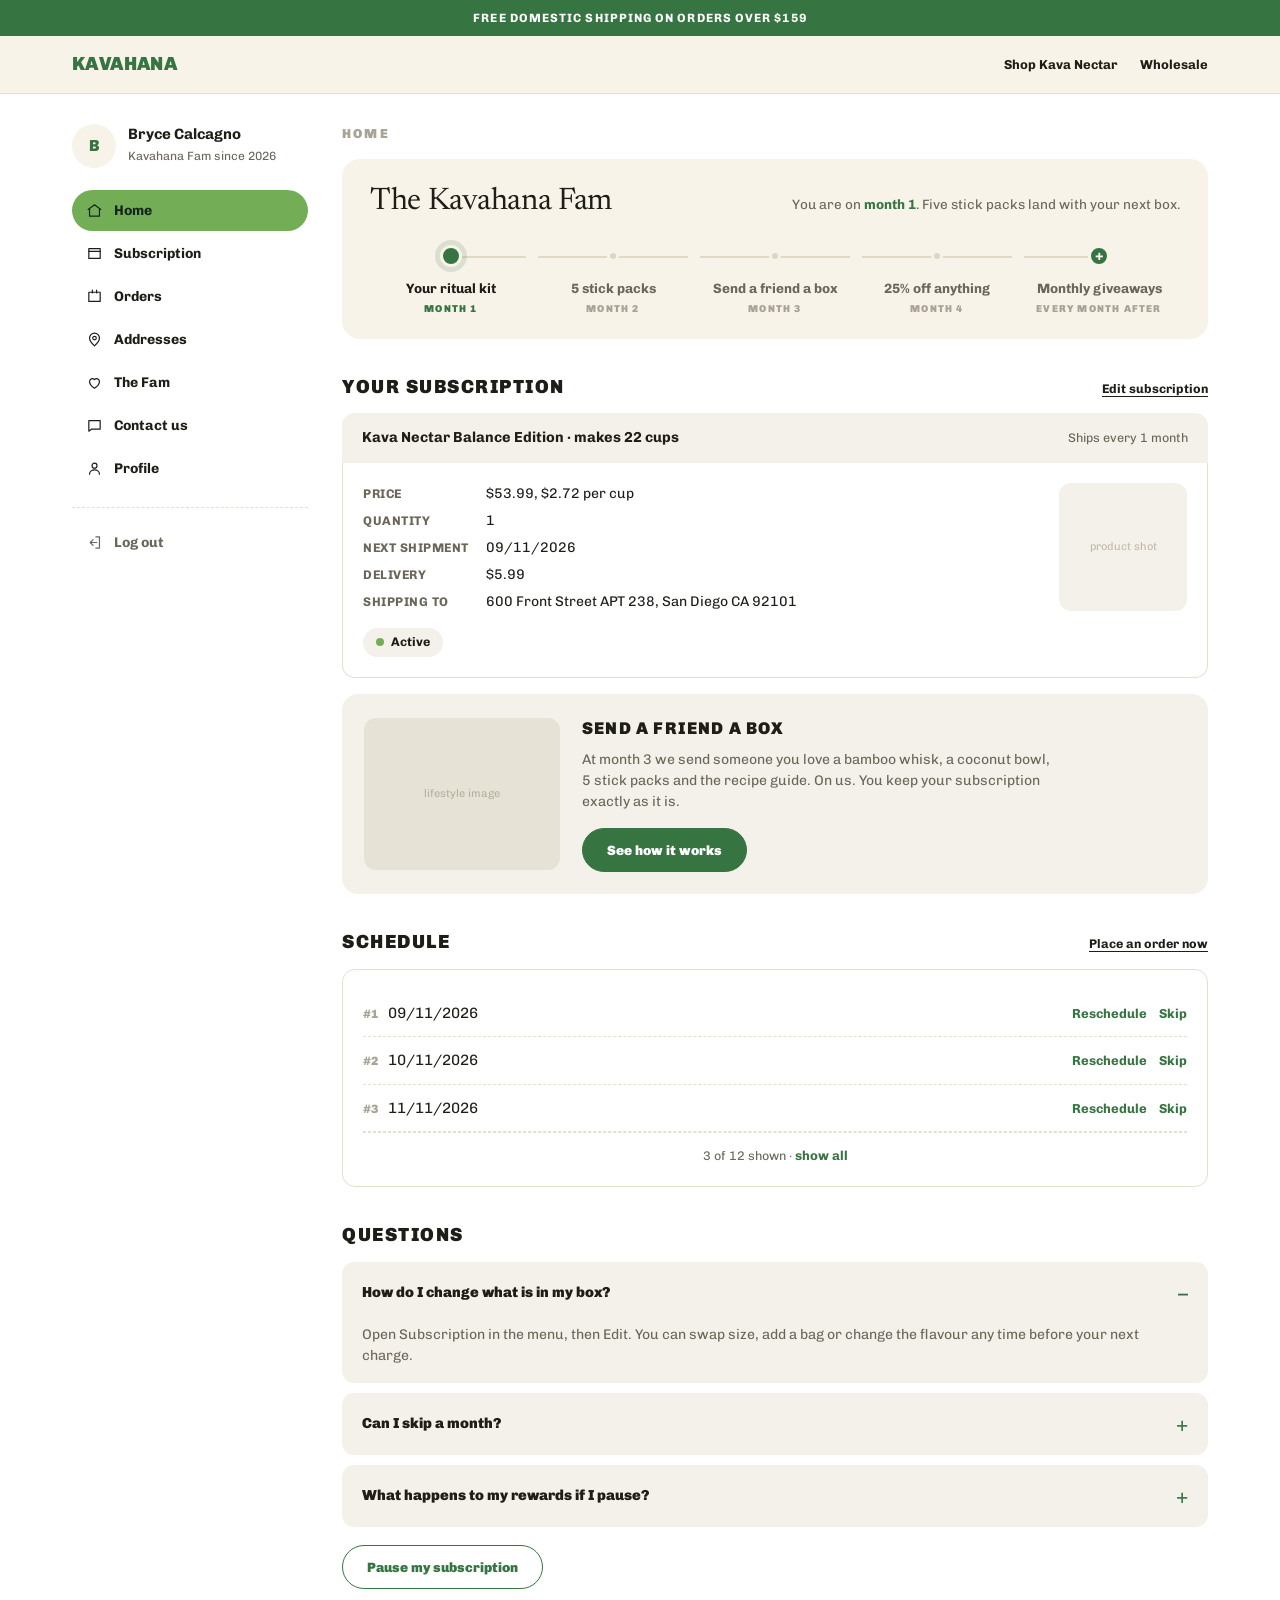
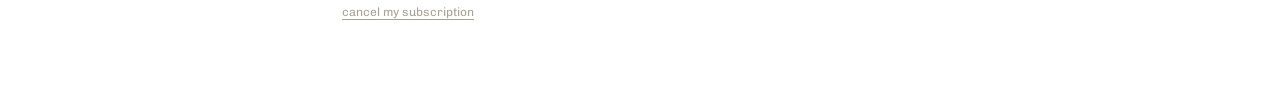
<file: portal-concept.html>
<!doctype html>
<html lang="en">
<head>
<meta charset="utf-8">
<meta name="viewport" content="width=device-width, initial-scale=1">
<meta name="robots" content="noindex, nofollow">
<title>Kavahana · Customer portal concept</title>
<meta name="description" content="Proposed subscriber portal for Kavahana.">
<style>
@font-face{font-family:Chivo;font-style:normal;font-weight:100 900;font-display:swap;
  src:url(fonts/chivo-var.woff2) format('woff2')}
@font-face{font-family:Newsreader;font-style:normal;font-weight:200 800;font-display:swap;
  src:url(fonts/newsreader-var.woff2) format('woff2')}

:root{
  --green:#367542; --green2:#73AE57; --mint:#8AC79A;
  --cream:#F8F3E8; --panel:#F4F1EA; --white:#fff;
  --ink:#1F1D17; --grey:#6A6659; --faint:#A8A395; --line:#E6DFCE;
}
*{box-sizing:border-box;margin:0;padding:0}
body{background:var(--white);color:var(--ink);
  font-family:Chivo,ui-sans-serif,system-ui,sans-serif;font-size:15px;line-height:1.5;
  -webkit-font-smoothing:antialiased}
a{color:inherit}

/* ---------- top bar ---------- */
.topbar{background:var(--green);color:#fff;text-align:center;font-size:12px;font-weight:700;
  letter-spacing:.09em;text-transform:uppercase;padding:9px 16px}
.nav{background:var(--cream);border-bottom:1px solid var(--line)}
.nav .in{max-width:1180px;margin:0 auto;padding:14px 22px;display:flex;align-items:center;gap:22px}
.wordmark{font-weight:900;font-size:19px;letter-spacing:.02em;color:var(--green)}
.nav .sp{flex:1}
.nav a{font-size:13px;font-weight:700;text-decoration:none}

/* ---------- shell ---------- */
.shell{max-width:1180px;margin:0 auto;padding:30px 22px 80px;display:flex;gap:34px;align-items:flex-start}
.side{flex:0 0 236px;position:sticky;top:22px}
.main{flex:1 1 auto;min-width:0}

/* ---------- greeting + left nav ---------- */
.who{display:flex;align-items:center;gap:12px;margin-bottom:22px}
.who .av{width:44px;height:44px;border-radius:50%;background:var(--cream);color:var(--green);
  display:flex;align-items:center;justify-content:center;font-weight:900;font-size:16px}
.who b{display:block;font-size:15px;line-height:1.25}
.who span{font-size:12px;color:var(--grey)}

.menu{list-style:none}
.menu li{margin-bottom:2px}
.menu a{display:flex;align-items:center;gap:11px;padding:10px 14px;border-radius:999px;
  font-size:14px;font-weight:700;text-decoration:none;color:var(--ink)}
.menu a:hover{background:var(--panel)}
.menu a.on{background:var(--green2);color:#14261A}
.menu svg{width:17px;height:17px;flex:0 0 auto;stroke:currentColor;fill:none;stroke-width:1.7;
  stroke-linecap:round;stroke-linejoin:round}
.menu .out{margin-top:18px;border-top:1px dashed var(--line);padding-top:14px}
.menu .out a{color:var(--grey)}

/* ---------- headings ---------- */
h1.page{font-size:13px;font-weight:900;letter-spacing:.17em;text-transform:uppercase;
  color:var(--faint);margin-bottom:16px}
h2.sec{font-size:clamp(16px,2vw,19px);font-weight:900;letter-spacing:.08em;text-transform:uppercase}
.sechead{display:flex;justify-content:space-between;align-items:baseline;gap:14px;
  margin:34px 0 12px}
.sechead:first-of-type{margin-top:0}
.viewall{font-size:12.5px;text-decoration:underline;text-underline-offset:3px;font-weight:700}

/* ---------- the fam ladder ---------- */
.fam{background:var(--cream);border-radius:18px;padding:26px 28px 22px}
.fam-top{display:flex;justify-content:space-between;align-items:baseline;gap:18px;
  flex-wrap:wrap;margin-bottom:24px}
.fam-h{font-family:Newsreader,ui-serif,Georgia,serif;font-weight:400;
  font-size:clamp(23px,3vw,31px);letter-spacing:-.01em;line-height:1.1}
.fam-note{font-size:13.5px;color:var(--grey)}
.fam-note b{color:var(--green)}
.ladder{display:grid;grid-template-columns:repeat(5,1fr)}
.rung{text-align:center;padding:0 6px}
.rdot{position:relative;height:26px;display:flex;align-items:center;justify-content:center;margin-bottom:11px}
.rdot::before{content:"";position:absolute;left:0;right:0;top:50%;height:2px;background:#E1D9C7}
.rung:first-child .rdot::before{left:50%}
.rung:last-child .rdot::before{right:50%}
.rdot i{position:relative;width:12px;height:12px;border-radius:50%;background:#DED6C4;
  border:3px solid var(--cream);font-style:normal}
.rung.now .rdot i{width:22px;height:22px;background:var(--green);box-shadow:0 0 0 5px rgba(54,117,66,.15)}
.rung.plus .rdot i{width:22px;height:22px;background:var(--green);color:#fff;display:flex;
  align-items:center;justify-content:center;font-size:14px;font-weight:900;line-height:1}
.rt{font-size:13.5px;font-weight:700;line-height:1.3}
.rung.pending .rt{color:var(--grey)}
.rm{font-size:10px;font-weight:900;letter-spacing:.12em;text-transform:uppercase;
  color:var(--faint);margin-top:4px}
.rung.now .rm{color:var(--green)}

/* ---------- panels ---------- */
.bar{background:var(--panel);border-radius:13px 13px 0 0;padding:14px 20px;display:flex;
  justify-content:space-between;align-items:center;gap:14px;flex-wrap:wrap}
.bar b{font-size:14.5px}
.bar .meta{font-size:12.5px;color:var(--grey)}
.panel{background:var(--white);border:1px solid var(--line);border-radius:13px;padding:20px}
.panel.att{border-radius:0 0 13px 13px;border-top:0}
.split{display:flex;gap:24px;flex-wrap:wrap}
.split .l{flex:1 1 58%;min-width:230px}
.thumb{width:128px;height:128px;border-radius:12px;background:var(--panel);flex:0 0 auto;
  display:flex;align-items:center;justify-content:center;color:#C0B9A8;font-size:11px}
.kv{margin-bottom:6px;font-size:14px}
.kv b{display:inline-block;min-width:120px;color:var(--grey);font-weight:700;font-size:12.5px;
  letter-spacing:.04em;text-transform:uppercase}
.pillstat{display:inline-flex;align-items:center;gap:7px;background:var(--panel);border-radius:999px;
  padding:5px 13px;font-size:12.5px;font-weight:700;margin-top:10px}
.pillstat::before{content:"";width:8px;height:8px;border-radius:50%;background:var(--green2)}

/* ---------- friend module ---------- */
.mod{background:var(--panel);border-radius:16px;padding:22px;display:flex;gap:22px;
  align-items:center;flex-wrap:wrap;margin-top:16px}
.mod .pic{width:196px;height:152px;border-radius:12px;background:#E7E2D6;flex:0 0 auto;
  display:flex;align-items:center;justify-content:center;color:#B6AF9E;font-size:11px}
.mod .body{flex:1 1 290px}
.mod h3{font-size:17px;font-weight:900;letter-spacing:.07em;text-transform:uppercase;margin-bottom:8px}
.mod p{color:var(--grey);font-size:14px;margin-bottom:16px;max-width:52ch}

/* ---------- buttons ---------- */
.btn{display:inline-block;background:var(--green);color:#fff;border:1.6px solid var(--green);
  border-radius:999px;padding:11px 24px;font:inherit;font-weight:900;font-size:13.5px;
  cursor:pointer;text-decoration:none}
.btn:hover{background:#2B6136;border-color:#2B6136}
.btn.ghost{background:transparent;color:var(--green)}
.btn.ghost:hover{background:var(--green);color:#fff}
.link{color:var(--green);font-weight:700;font-size:13px;text-decoration:none}
.link:hover{text-decoration:underline}

/* ---------- schedule ---------- */
.line{display:flex;justify-content:space-between;align-items:center;gap:12px;padding:12px 0;
  border-bottom:1px dashed var(--line)}
.line:last-of-type{border-bottom:0}
.line .n{color:var(--faint);font-size:12px;font-weight:900;margin-right:10px}
.more{text-align:center;font-size:12.5px;color:var(--grey);padding-top:13px;border-top:1px dashed var(--line)}

/* ---------- actions ---------- */
.acts{margin-top:18px;display:flex;flex-direction:column;align-items:flex-start;gap:14px}
.cancel{font-size:12px;color:var(--faint);text-decoration:underline;text-underline-offset:3px}

/* ---------- faq ---------- */
details{background:var(--panel);border-radius:12px;margin-bottom:10px}
summary{cursor:pointer;list-style:none;padding:16px 20px;font-weight:900;font-size:14.5px;
  display:flex;justify-content:space-between;gap:14px;align-items:center}
summary::-webkit-details-marker{display:none}
summary::after{content:"+";color:var(--green);font-weight:400;font-size:20px}
details[open] summary::after{content:"\2013"}
details p{padding:0 20px 17px;font-size:14px;color:var(--grey)}

/* ---------- responsive ---------- */
@media(max-width:960px){
  .shell{flex-direction:column;gap:22px}
  .side{position:static;flex:1 1 auto;width:100%}
  .menu{display:flex;gap:8px;overflow-x:auto;padding-bottom:6px;-webkit-overflow-scrolling:touch}
  .menu li{margin:0;flex:0 0 auto}
  .menu a{white-space:nowrap;padding:9px 15px}
  .menu .out{margin:0;border:0;padding:0}
}
@media(max-width:760px){
  .ladder{grid-template-columns:1fr}
  .rung{display:grid;grid-template-columns:30px 1fr;text-align:left;gap:12px;align-items:center;
    padding:11px 0;border-bottom:1px dashed #E1D9C7}
  .rung:last-child{border-bottom:0}
  .rdot{height:auto;margin:0;grid-row:1/3;justify-content:flex-start}
  .rdot::before{display:none}
  .rt{grid-column:2;grid-row:1}
  .rm{grid-column:2;grid-row:2;margin:0}
  .fam{padding:22px 18px 16px}
  .mod .pic{width:100%;height:150px}
}
</style>
</head>
<body>

<div class="topbar">Free domestic shipping on orders over $159</div>
<div class="nav"><div class="in">
  <span class="wordmark">KAVAHANA</span>
  <span class="sp"></span>
  <a href="#">Shop Kava Nectar</a>
  <a href="#">Wholesale</a>
</div></div>

<div class="shell">

  <!-- ============ LEFT NAV ============ -->
  <aside class="side">
    <div class="who">
      <div class="av">B</div>
      <div><b>Bryce Calcagno</b><span>Kavahana Fam since 2026</span></div>
    </div>
    <ul class="menu">
      <li><a class="on" href="#"><svg viewBox="0 0 24 24"><path d="M3 10.5 12 4l9 6.5"/><path d="M5 10v10h14V10"/></svg>Home</a></li>
      <li><a href="#"><svg viewBox="0 0 24 24"><path d="M4 5h16v14H4z"/><path d="M4 9h16"/></svg>Subscription</a></li>
      <li><a href="#"><svg viewBox="0 0 24 24"><path d="M4 6h16v13H4z"/><path d="M9 3v4M15 3v4"/></svg>Orders</a></li>
      <li><a href="#"><svg viewBox="0 0 24 24"><path d="M12 21s7-6 7-11a7 7 0 1 0-14 0c0 5 7 11 7 11Z"/><circle cx="12" cy="10" r="2.5"/></svg>Addresses</a></li>
      <li><a href="#"><svg viewBox="0 0 24 24"><path d="M12 20s-7-4.5-7-9.5A4 4 0 0 1 12 8a4 4 0 0 1 7 2.5c0 5-7 9.5-7 9.5Z"/></svg>The Fam</a></li>
      <li><a href="#"><svg viewBox="0 0 24 24"><path d="M4 5h16v12H8l-4 3z"/></svg>Contact us</a></li>
      <li><a href="#"><svg viewBox="0 0 24 24"><circle cx="12" cy="8" r="3.5"/><path d="M5 20c0-3.5 3-6 7-6s7 2.5 7 6"/></svg>Profile</a></li>
      <li class="out"><a href="#"><svg viewBox="0 0 24 24"><path d="M14 4h5v16h-5"/><path d="M10 8l-4 4 4 4M6 12h9"/></svg>Log out</a></li>
    </ul>
  </aside>

  <!-- ============ MAIN ============ -->
  <main class="main">
    <h1 class="page">Home</h1>

    <!-- the differentiator: the rewards ladder -->
    <div class="fam">
      <div class="fam-top">
        <div class="fam-h">The Kavahana Fam</div>
        <div class="fam-note">You are on <b>month 1</b>. Five stick packs land with your next box.</div>
      </div>
      <div class="ladder">
        <div class="rung now"><div class="rdot"><i></i></div><div class="rt">Your ritual kit</div><div class="rm">Month 1</div></div>
        <div class="rung pending"><div class="rdot"><i></i></div><div class="rt">5 stick packs</div><div class="rm">Month 2</div></div>
        <div class="rung pending"><div class="rdot"><i></i></div><div class="rt">Send a friend a box</div><div class="rm">Month 3</div></div>
        <div class="rung pending"><div class="rdot"><i></i></div><div class="rt">25% off anything</div><div class="rm">Month 4</div></div>
        <div class="rung pending plus"><div class="rdot"><i>+</i></div><div class="rt">Monthly giveaways</div><div class="rm">Every month after</div></div>
      </div>
    </div>

    <div class="sechead"><h2 class="sec">Your subscription</h2><a class="viewall" href="#">Edit subscription</a></div>
    <div class="bar">
      <b>Kava Nectar Balance Edition &#183; makes 22 cups</b>
      <span class="meta">Ships every 1 month</span>
    </div>
    <div class="panel att">
      <div class="split">
        <div class="l">
          <div class="kv"><b>Price</b> $53.99, $2.72 per cup</div>
          <div class="kv"><b>Quantity</b> 1</div>
          <div class="kv"><b>Next shipment</b> 09/11/2026</div>
          <div class="kv"><b>Delivery</b> $5.99</div>
          <div class="kv"><b>Shipping to</b> 600 Front Street APT 238, San Diego CA 92101</div>
          <div class="pillstat">Active</div>
        </div>
        <div class="thumb">product shot</div>
      </div>
    </div>

    <div class="mod">
      <div class="pic">lifestyle image</div>
      <div class="body">
        <h3>Send a friend a box</h3>
        <p>At month 3 we send someone you love a bamboo whisk, a coconut bowl, 5 stick packs and the recipe guide. On us. You keep your subscription exactly as it is.</p>
        <a class="btn" href="#">See how it works</a>
      </div>
    </div>

    <div class="sechead"><h2 class="sec">Schedule</h2><a class="viewall" href="#">Place an order now</a></div>
    <div class="panel">
      <div class="line"><span><span class="n">#1</span>09/11/2026</span><span><a class="link" href="#">Reschedule</a> &nbsp;&nbsp; <a class="link" href="#">Skip</a></span></div>
      <div class="line"><span><span class="n">#2</span>10/11/2026</span><span><a class="link" href="#">Reschedule</a> &nbsp;&nbsp; <a class="link" href="#">Skip</a></span></div>
      <div class="line"><span><span class="n">#3</span>11/11/2026</span><span><a class="link" href="#">Reschedule</a> &nbsp;&nbsp; <a class="link" href="#">Skip</a></span></div>
      <div class="more">3 of 12 shown &#183; <a class="link" href="#">show all</a></div>
    </div>

    <div class="sechead"><h2 class="sec">Questions</h2></div>
    <details open><summary>How do I change what is in my box?<span></span></summary>
      <p>Open Subscription in the menu, then Edit. You can swap size, add a bag or change the flavour any time before your next charge.</p></details>
    <details><summary>Can I skip a month?<span></span></summary>
      <p>Yes. Hit Skip on any scheduled date above. Skipping keeps your place in the Fam, so your rewards carry on.</p></details>
    <details><summary>What happens to my rewards if I pause?<span></span></summary>
      <p>Nothing. A pause holds your place. Cancelling resets you to month 1 if you come back.</p></details>

    <div class="acts">
      <a class="btn ghost" href="#">Pause my subscription</a>
      <a class="cancel" href="#">cancel my subscription</a>
    </div>
  </main>
</div>

</body>
</html>
</file>
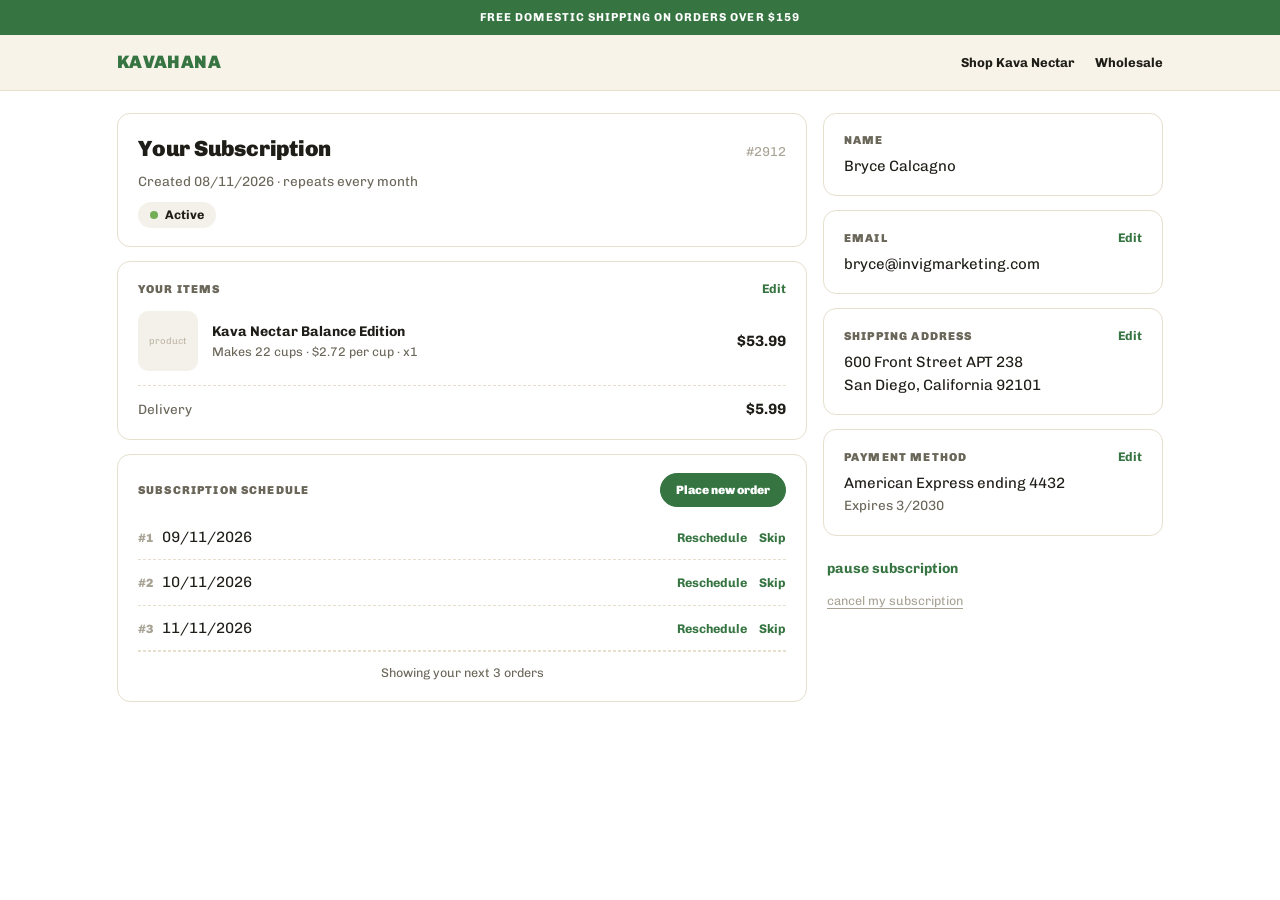
<file: portal.html>
<!doctype html>
<html lang="en">
<head>
<meta charset="utf-8">
<meta name="viewport" content="width=device-width, initial-scale=1">
<meta name="robots" content="noindex, nofollow">
<title>Kavahana · Subscriber portal</title>
<meta name="description" content="Proposed styling for the Kavahana subscriber portal, built on what Seal can actually render.">
<style>
@font-face{font-family:Chivo;font-style:normal;font-weight:100 900;font-display:swap;
  src:url(fonts/chivo-var.woff2) format('woff2')}

:root{
  --green:#367542; --green2:#73AE57; --cream:#F8F3E8; --panel:#F4F1EA;
  --ink:#1F1D17; --grey:#6A6659; --faint:#A8A395; --line:#E6DFCE;
}
*{box-sizing:border-box;margin:0;padding:0}
body{background:#fff;color:var(--ink);font-family:Chivo,ui-sans-serif,system-ui,sans-serif;
  font-size:15px;line-height:1.5;-webkit-font-smoothing:antialiased}
a{color:inherit}

.topbar{background:var(--green);color:#fff;text-align:center;font-size:11.5px;font-weight:700;
  letter-spacing:.09em;text-transform:uppercase;padding:9px 16px}
.nav{background:var(--cream);border-bottom:1px solid var(--line)}
.nav .in{max-width:1090px;margin:0 auto;padding:14px 22px;display:flex;align-items:center;gap:20px}
.wordmark{font-weight:900;font-size:18px;letter-spacing:.02em;color:var(--green)}
.nav .sp{flex:1}
.nav a{font-size:13px;font-weight:700;text-decoration:none}


.page{max-width:1090px;margin:0 auto;padding:22px 22px 70px}

/* ---------- seal layout, restyled ---------- */
.cols{display:flex;gap:16px;align-items:flex-start}
.main{flex:1 1 63%;min-width:0}
.side{flex:1 1 37%;max-width:340px}
@media(max-width:860px){.cols{flex-direction:column}.side{max-width:none;width:100%}}

.card{background:#fff;border:1px solid var(--line);border-radius:13px;padding:18px 20px;margin-bottom:14px}
.card h2{font-size:22px;font-weight:900;letter-spacing:-.01em}
.card h3{font-size:11.5px;font-weight:900;letter-spacing:.1em;text-transform:uppercase;color:var(--grey)}
.row{display:flex;justify-content:space-between;align-items:baseline;gap:12px}
.muted{color:var(--grey);font-size:13.5px}
.hash{color:var(--faint);font-size:13px}
.pillstat{display:inline-flex;align-items:center;gap:7px;background:var(--panel);border-radius:999px;
  padding:4px 12px;font-size:12.5px;font-weight:700}
.pillstat::before{content:"";width:8px;height:8px;border-radius:50%;background:var(--green2)}

.item{display:flex;gap:14px;align-items:center;margin-top:12px}
.item .th{width:60px;height:60px;border-radius:10px;background:var(--panel);flex:0 0 auto;
  display:flex;align-items:center;justify-content:center;color:#BDB6A6;font-size:9.5px}
.item .nm{flex:1}
.item .nm b{font-size:14px}
.item .nm span{display:block;color:var(--grey);font-size:12.5px}

.btn{display:inline-block;background:var(--green);color:#fff;border:1.6px solid var(--green);
  border-radius:999px;padding:10px 22px;font:inherit;font-weight:900;font-size:13px;
  cursor:pointer;text-decoration:none}
.btn:hover{background:#2B6136;border-color:#2B6136}
.btn.ghost{background:transparent;color:var(--green)}
.btn.ghost:hover{background:var(--green);color:#fff}
.btn.sm{padding:7px 15px;font-size:12px}
.link{color:var(--green);font-weight:700;font-size:12.5px;text-decoration:none}
.link:hover{text-decoration:underline}

.line{display:flex;justify-content:space-between;align-items:center;gap:12px;padding:11px 0;
  border-bottom:1px dashed var(--line)}
.line:last-of-type{border-bottom:0}
.line .n{color:var(--faint);font-size:12px;font-weight:900;margin-right:9px}
.more{text-align:center;font-size:12.5px;color:var(--grey);padding-top:12px;border-top:1px dashed var(--line)}

.acts{padding:8px 4px;display:flex;flex-direction:column;gap:13px}
.cancel{font-size:12.5px;color:var(--faint);text-decoration:underline;text-underline-offset:3px}
</style>
</head>
<body>

<div class="topbar">Free domestic shipping on orders over $159</div>
<div class="nav"><div class="in">
  <span class="wordmark">KAVAHANA</span><span class="sp"></span>
  <a href="#">Shop Kava Nectar</a><a href="#">Wholesale</a>
</div></div>



<div class="page">

  

  <div class="cols">
    <div class="main">

      <div class="card">
        <div class="row"><h2>Your Subscription</h2><span class="hash">#2912</span></div>
        <p class="muted" style="margin-top:6px">Created 08/11/2026 &#183; repeats every month</p>
        <div style="margin-top:10px"><span class="pillstat">Active</span></div>
      </div>

      <div class="card">
        <div class="row"><h3>Your items</h3><a class="link" href="#">Edit</a></div>
        <div class="item">
          <div class="th">product</div>
          <div class="nm"><b>Kava Nectar Balance Edition</b><span>Makes 22 cups &#183; $2.72 per cup &#183; x1</span></div>
          <div><b>$53.99</b></div>
        </div>
        <div class="row" style="margin-top:14px;padding-top:12px;border-top:1px dashed var(--line)">
          <span class="muted">Delivery</span><b>$5.99</b>
        </div>
      </div>

      <div class="card">
        <div class="row" style="margin-bottom:8px">
          <h3>Subscription schedule</h3>
          <button class="btn sm">Place new order</button>
        </div>
        <div class="line"><span><span class="n">#1</span>09/11/2026</span>
          <span><a class="link" href="#">Reschedule</a> &nbsp;&nbsp; <a class="link" href="#">Skip</a></span></div>
        <div class="line"><span><span class="n">#2</span>10/11/2026</span>
          <span><a class="link" href="#">Reschedule</a> &nbsp;&nbsp; <a class="link" href="#">Skip</a></span></div>
        <div class="line"><span><span class="n">#3</span>11/11/2026</span>
          <span><a class="link" href="#">Reschedule</a> &nbsp;&nbsp; <a class="link" href="#">Skip</a></span></div>
        <div class="more">Showing your next 3 orders</div>
      </div>

    </div>

    <div class="side">
      <div class="card"><h3>Name</h3><p style="margin-top:5px">Bryce Calcagno</p></div>
      <div class="card"><div class="row"><h3>Email</h3><a class="link" href="#">Edit</a></div>
        <p style="margin-top:5px">bryce@invigmarketing.com</p></div>
      <div class="card"><div class="row"><h3>Shipping address</h3><a class="link" href="#">Edit</a></div>
        <p style="margin-top:5px">600 Front Street APT 238<br>San Diego, California 92101</p></div>
      <div class="card"><div class="row"><h3>Payment method</h3><a class="link" href="#">Edit</a></div>
        <p style="margin-top:5px">American Express ending 4432<br><span class="muted">Expires 3/2030</span></p></div>
      <div class="acts">
        <a class="link" style="font-size:14px" href="#">pause subscription</a>
        <a class="cancel" href="#">cancel my subscription</a>
      </div>
    </div>
  </div>

</div>
</body>
</html>
</file>
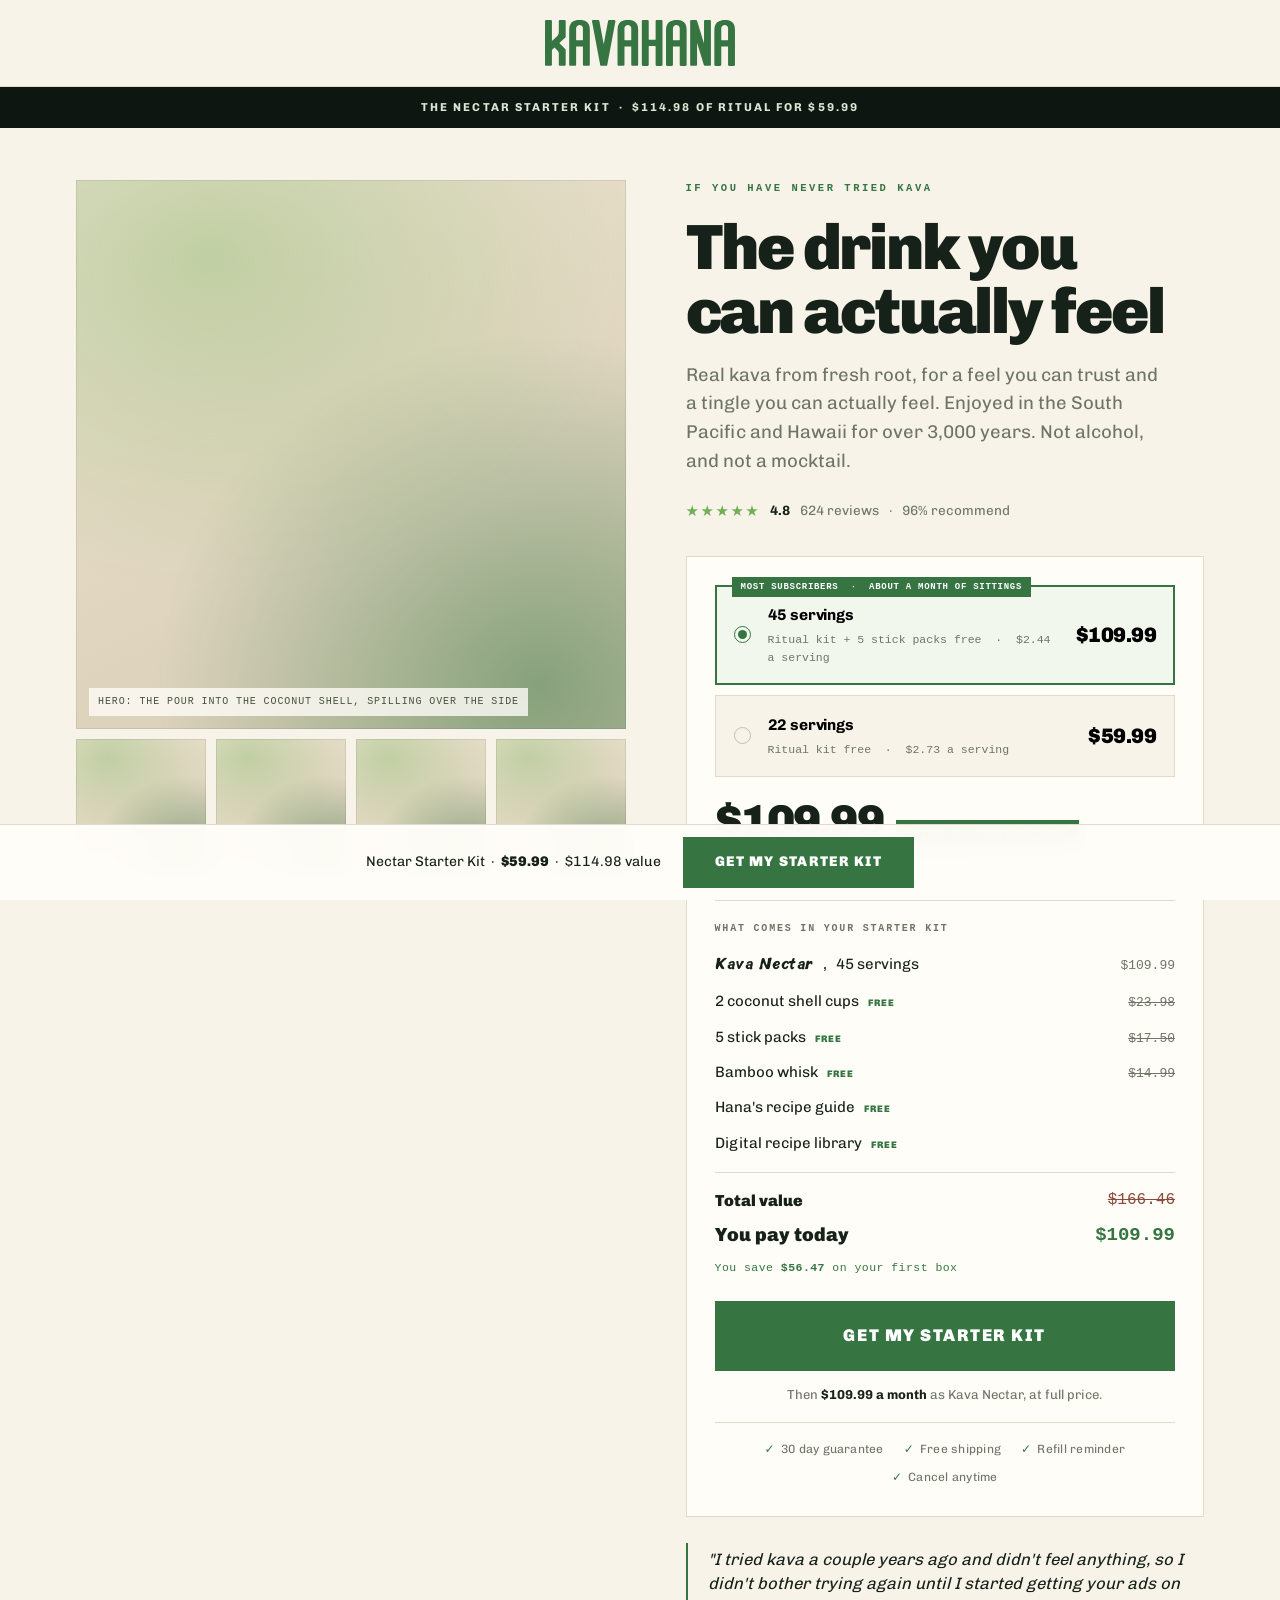
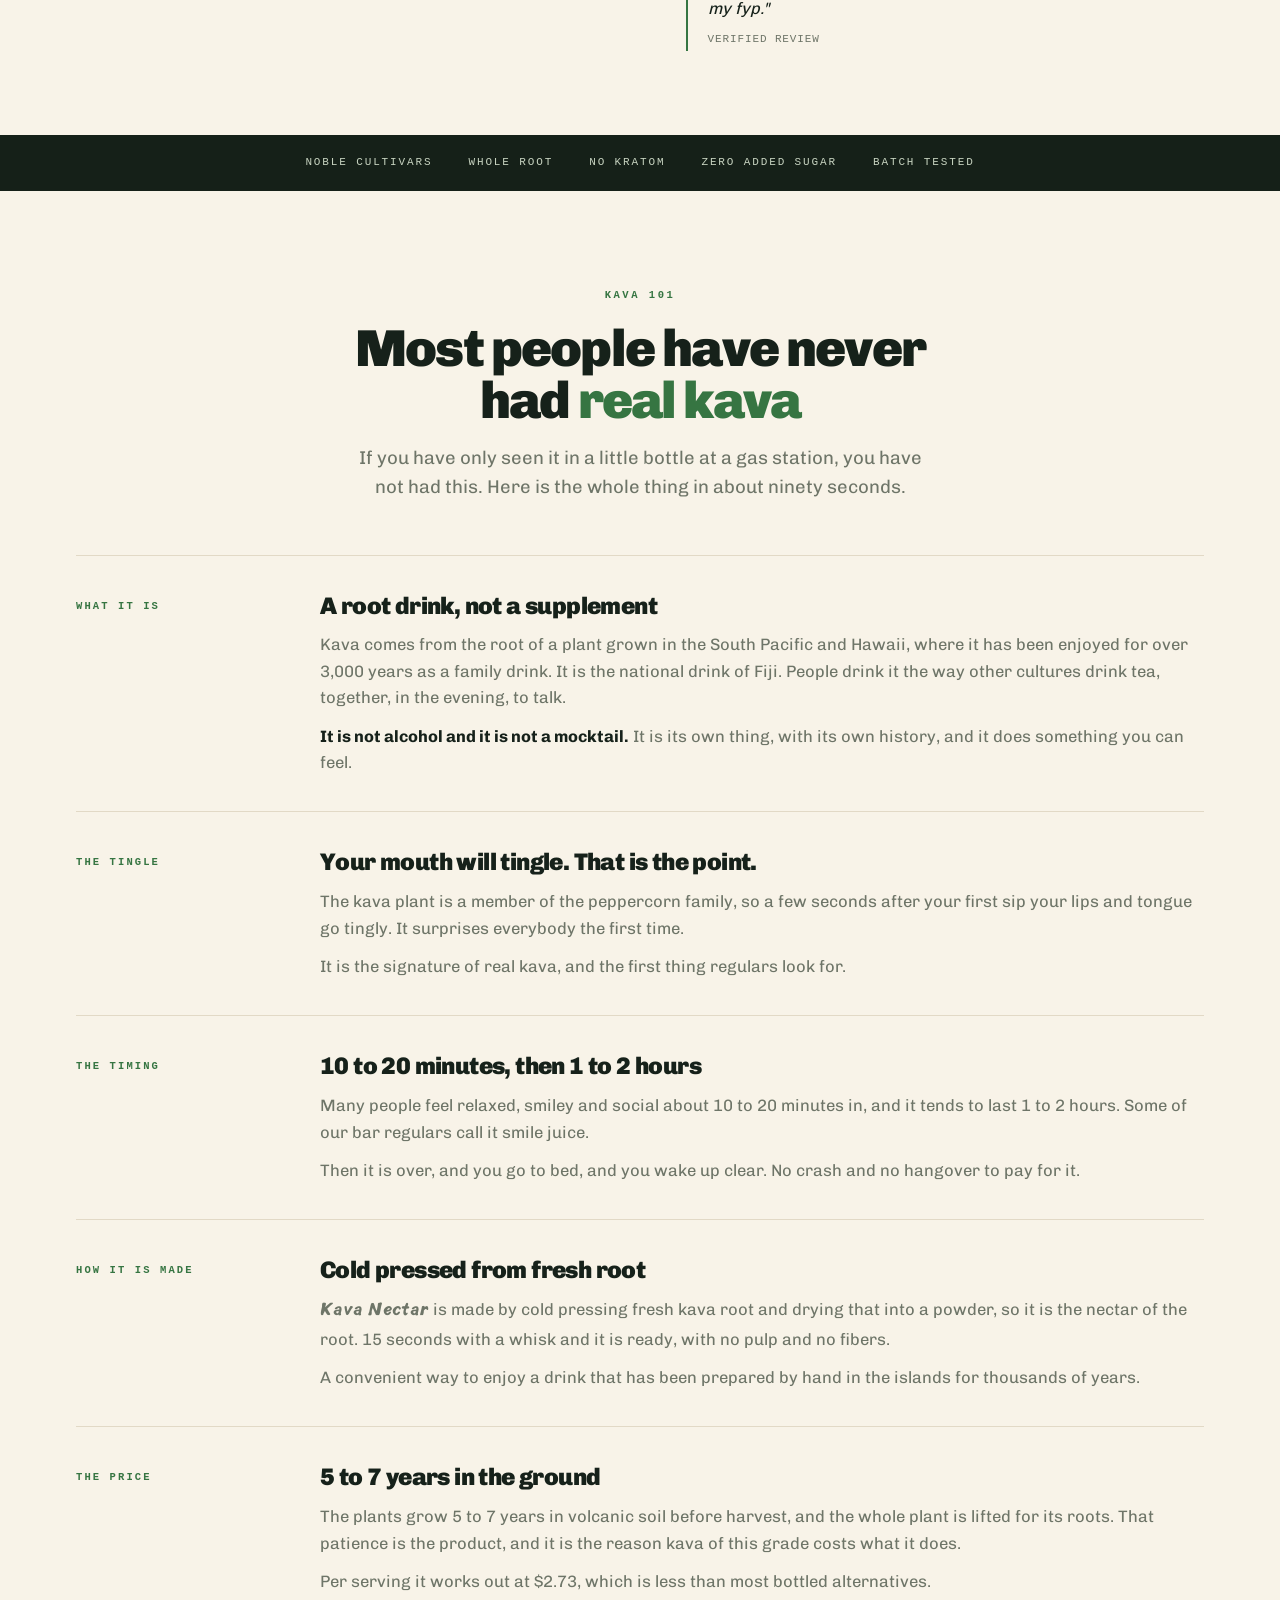
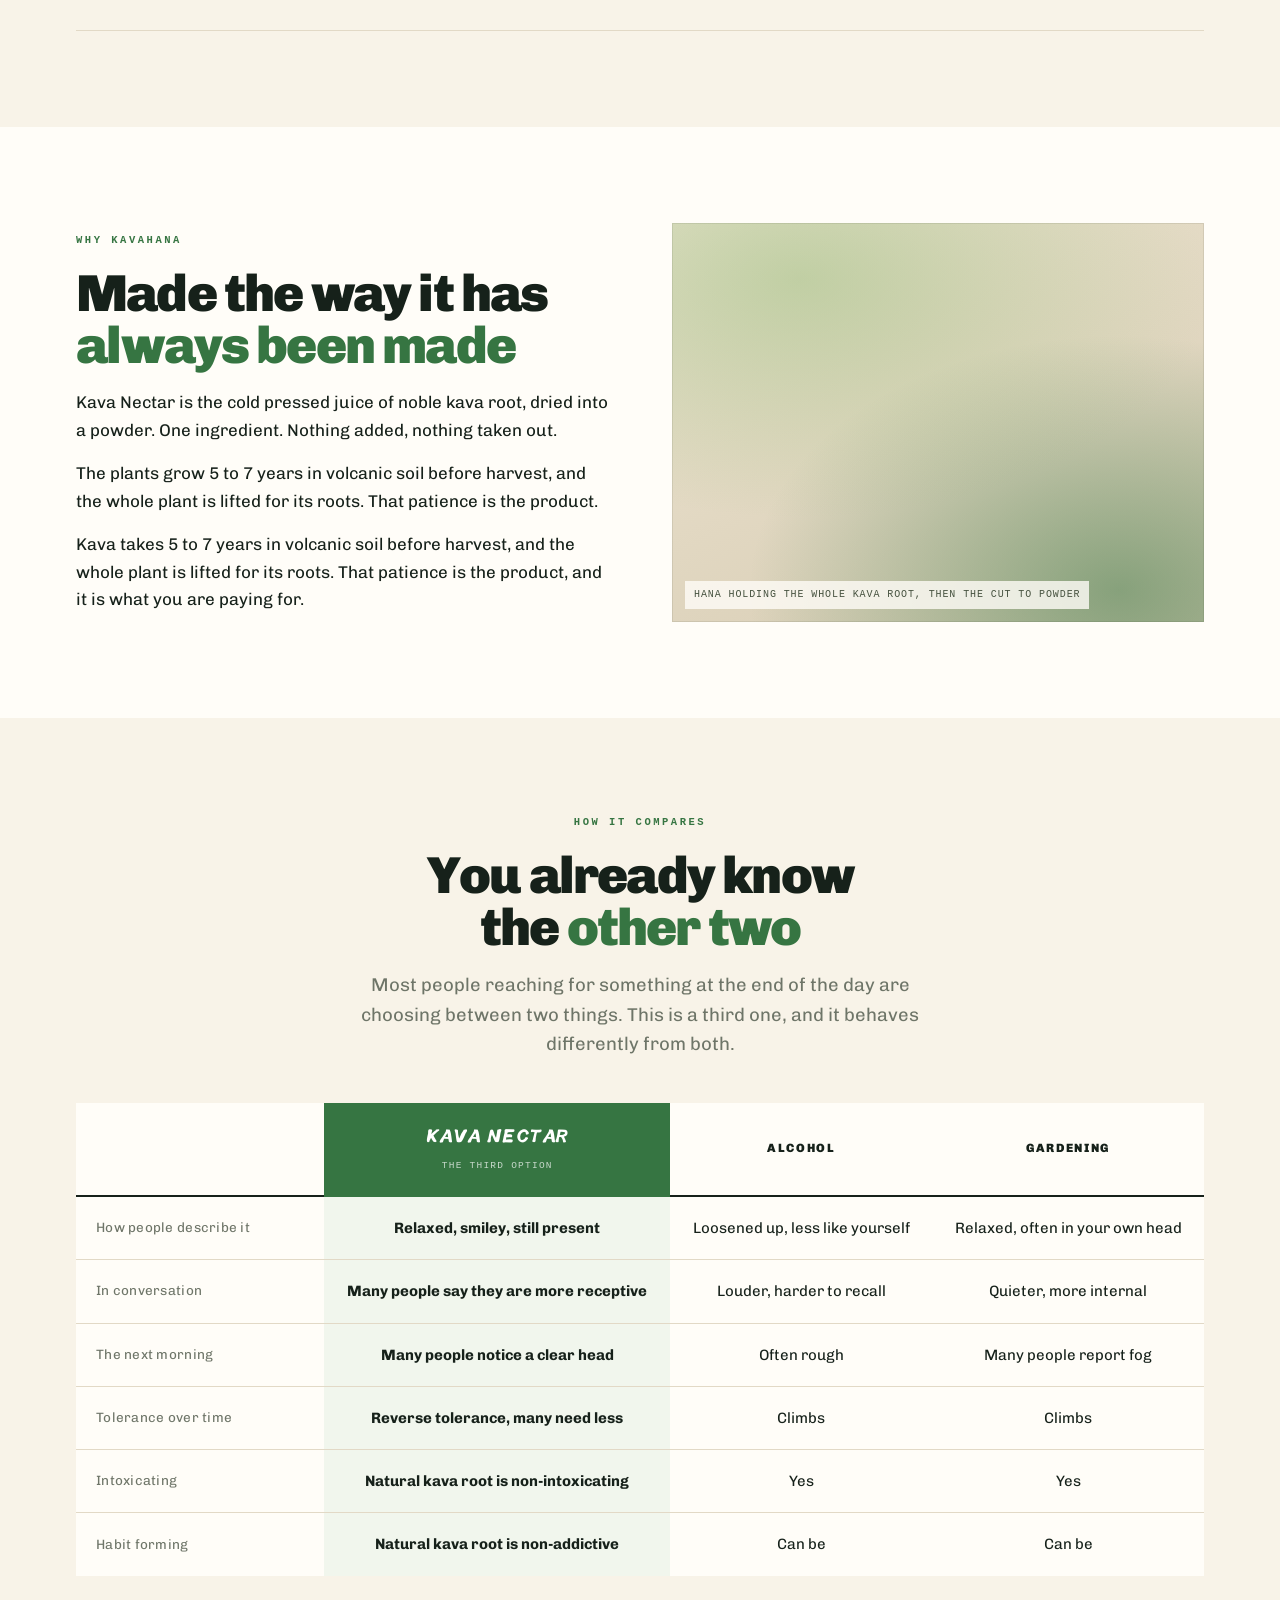
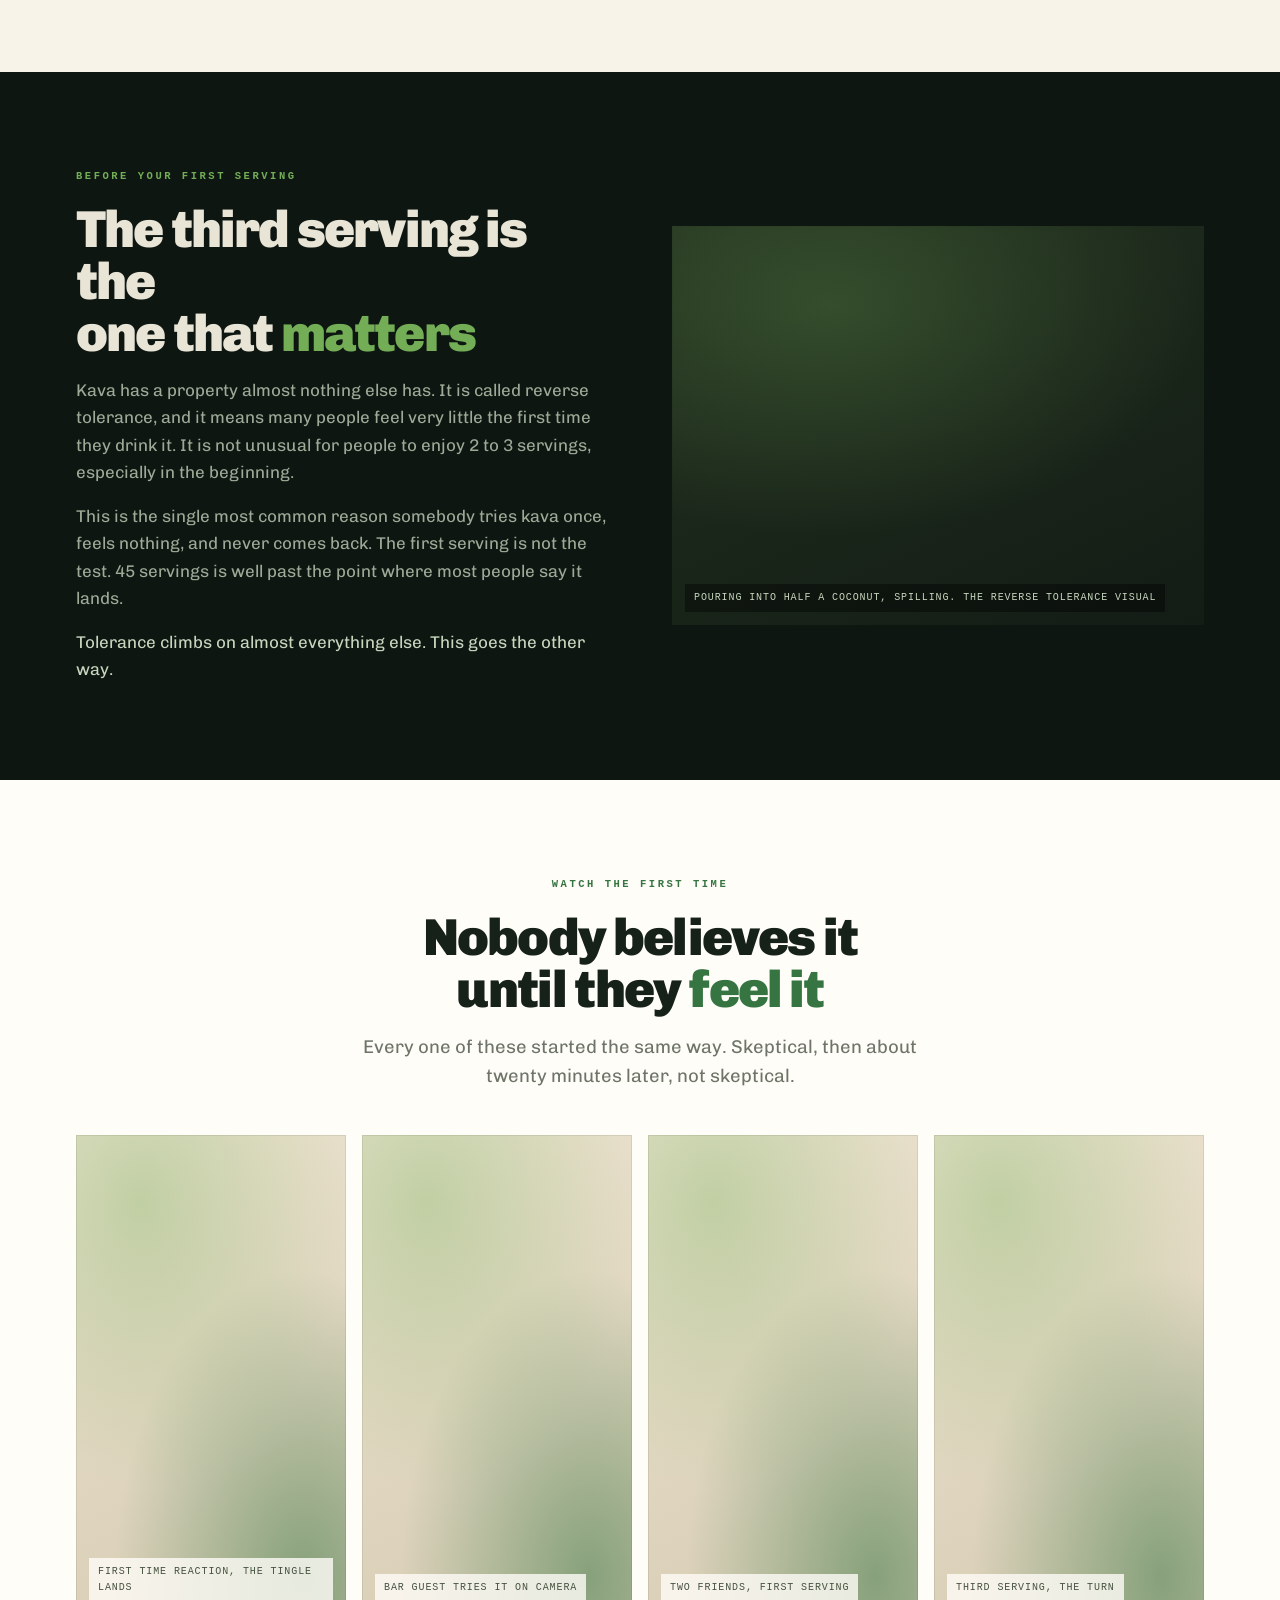
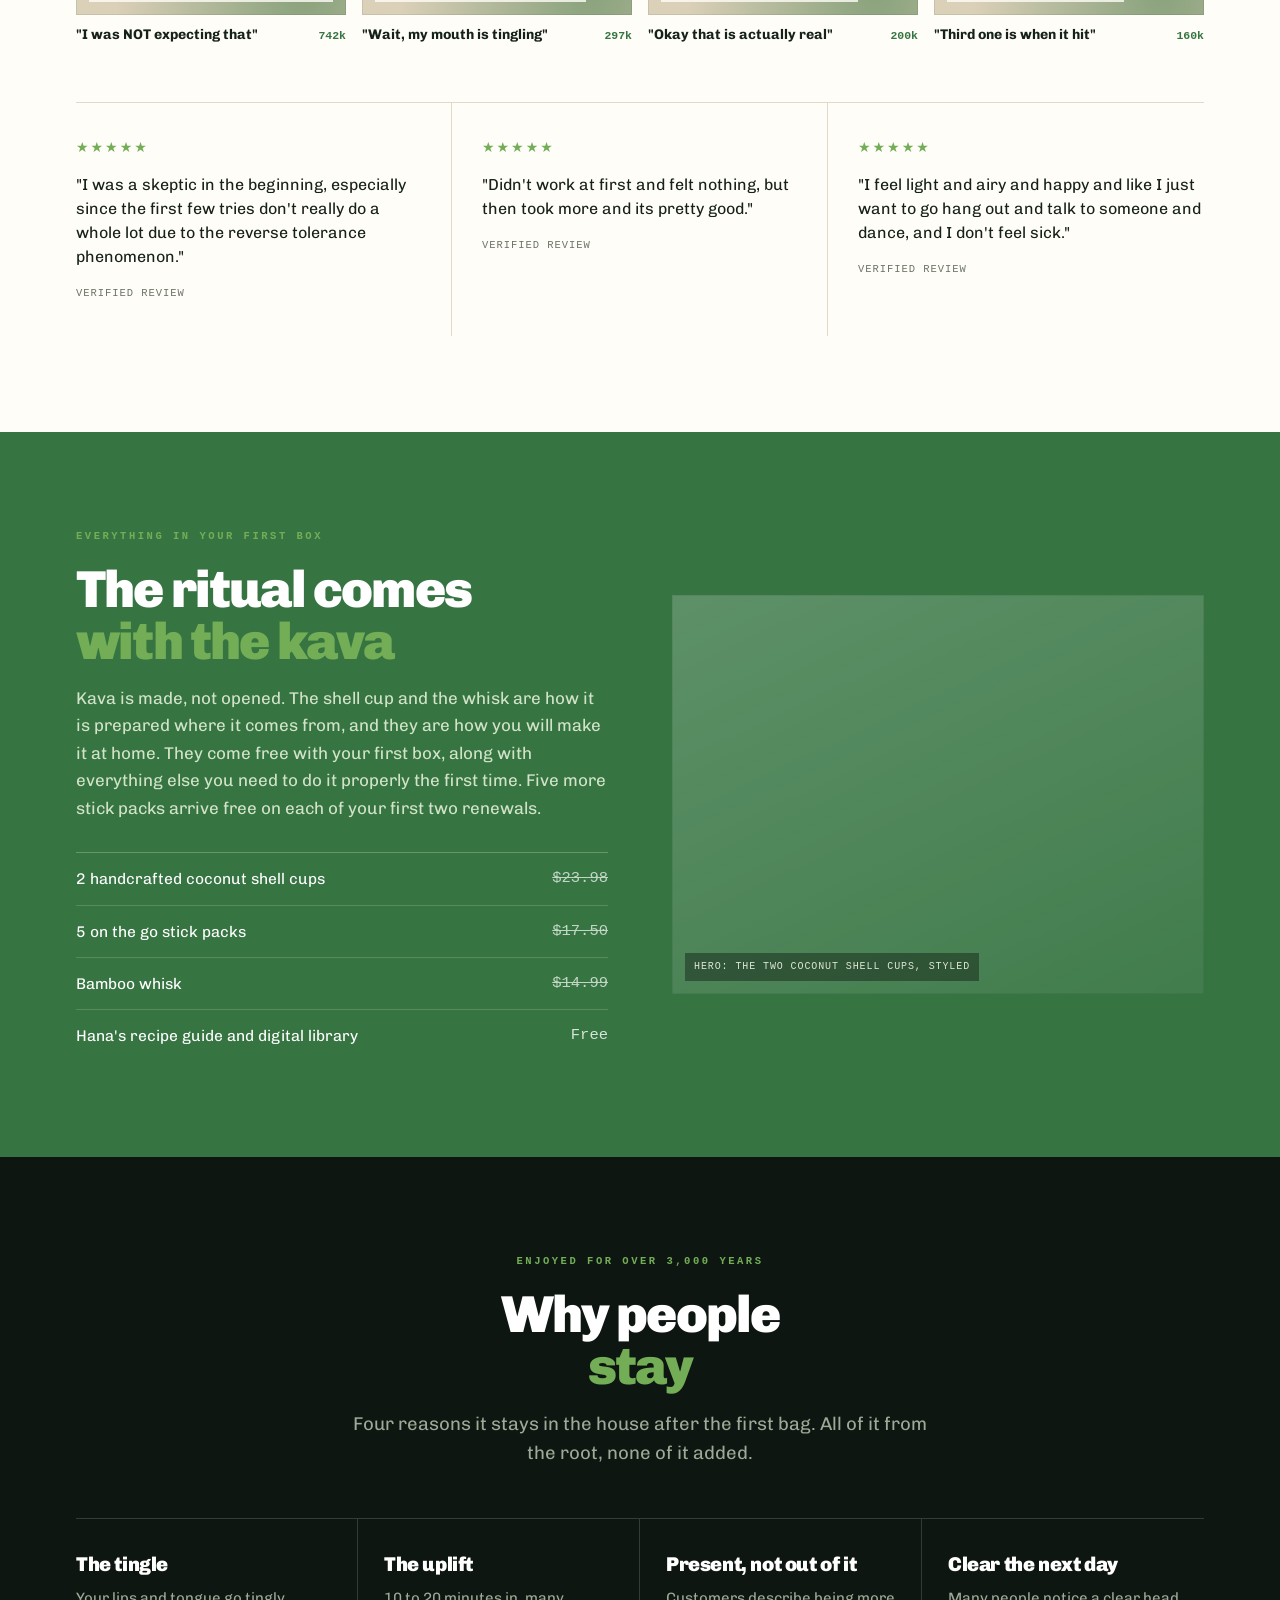
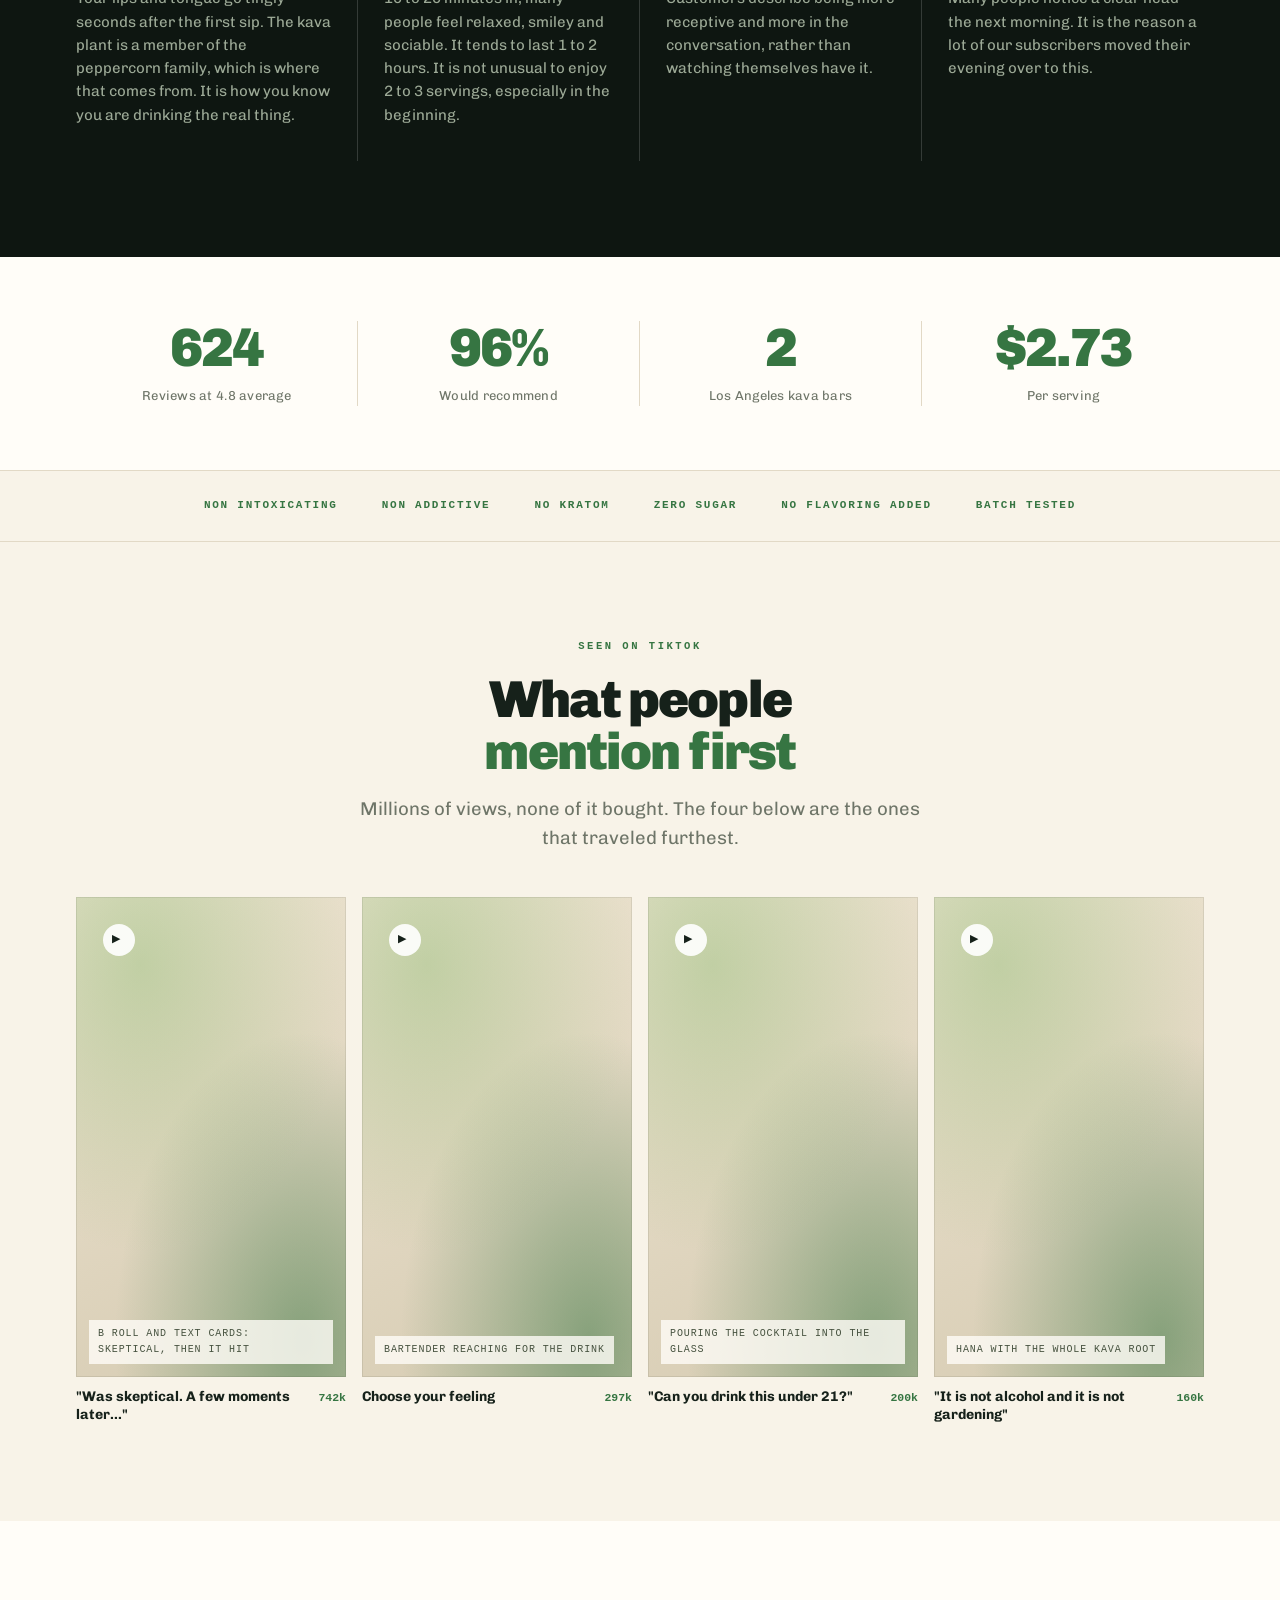
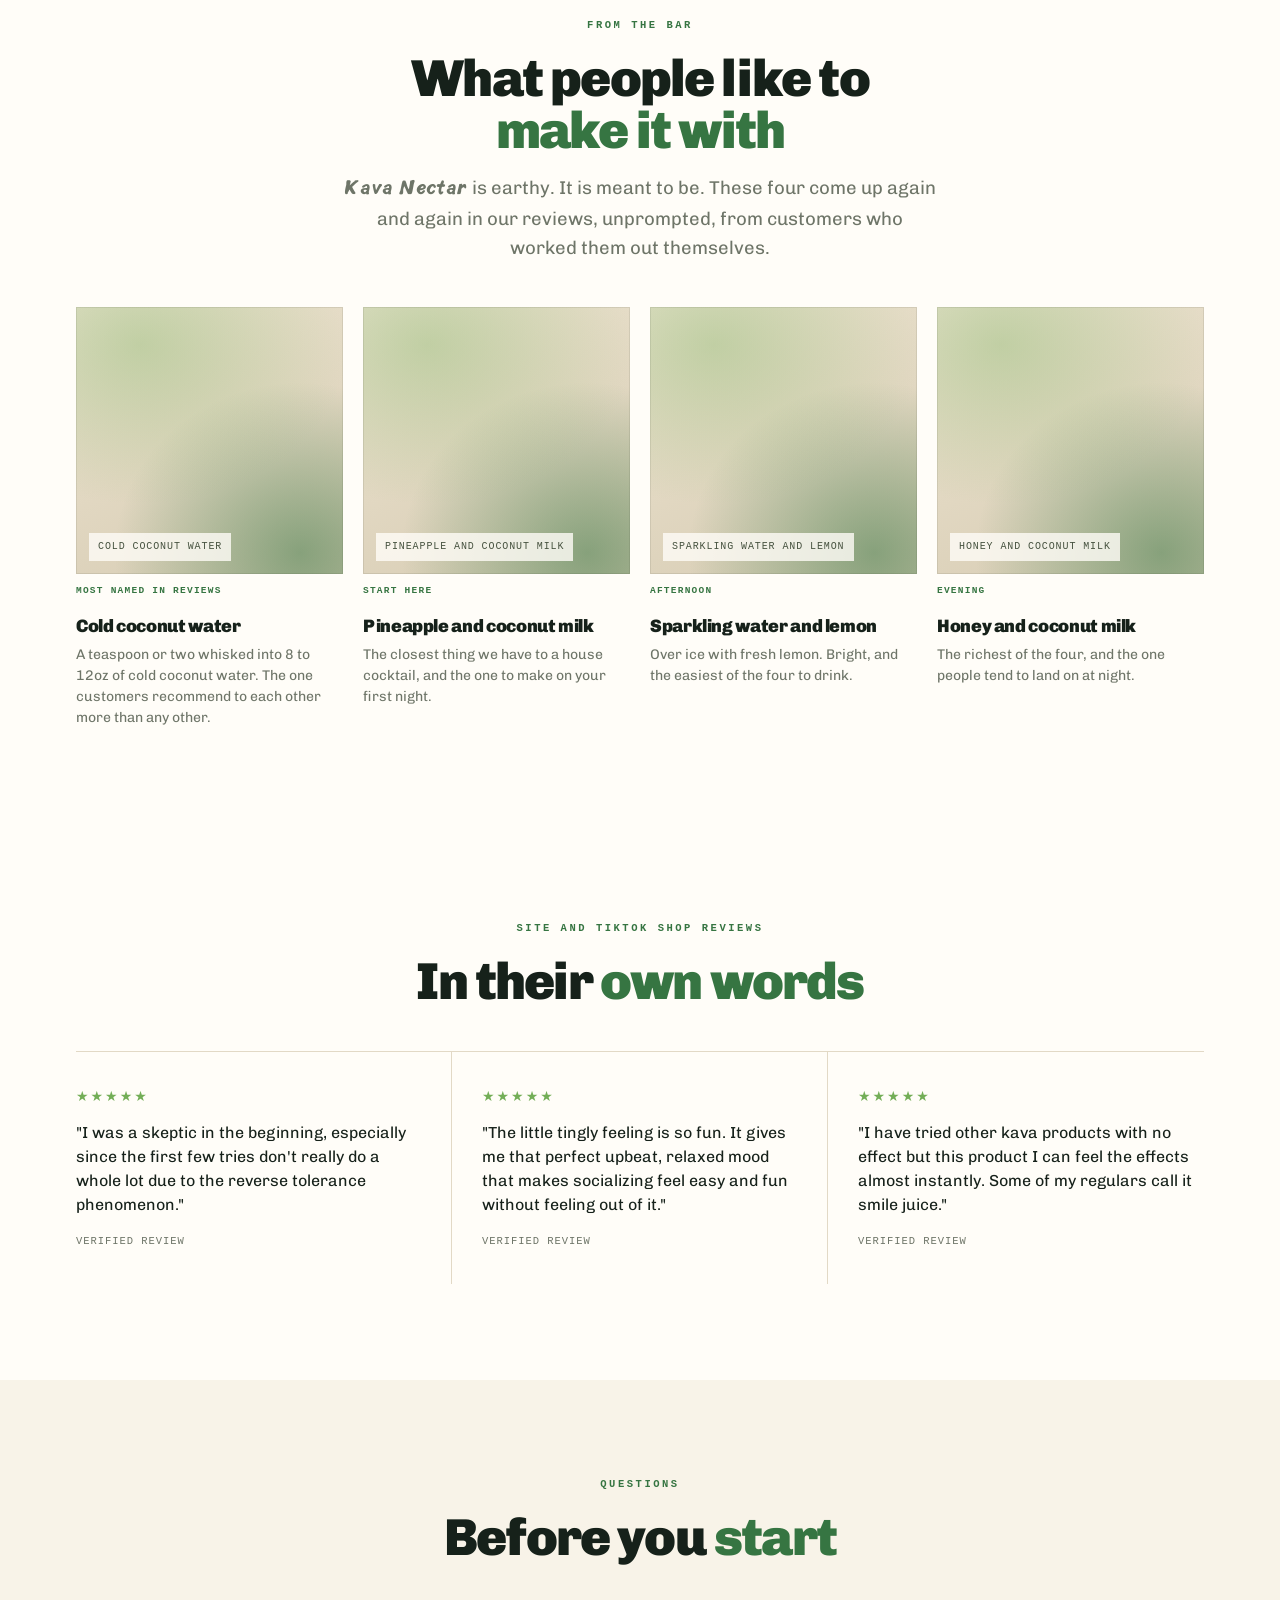
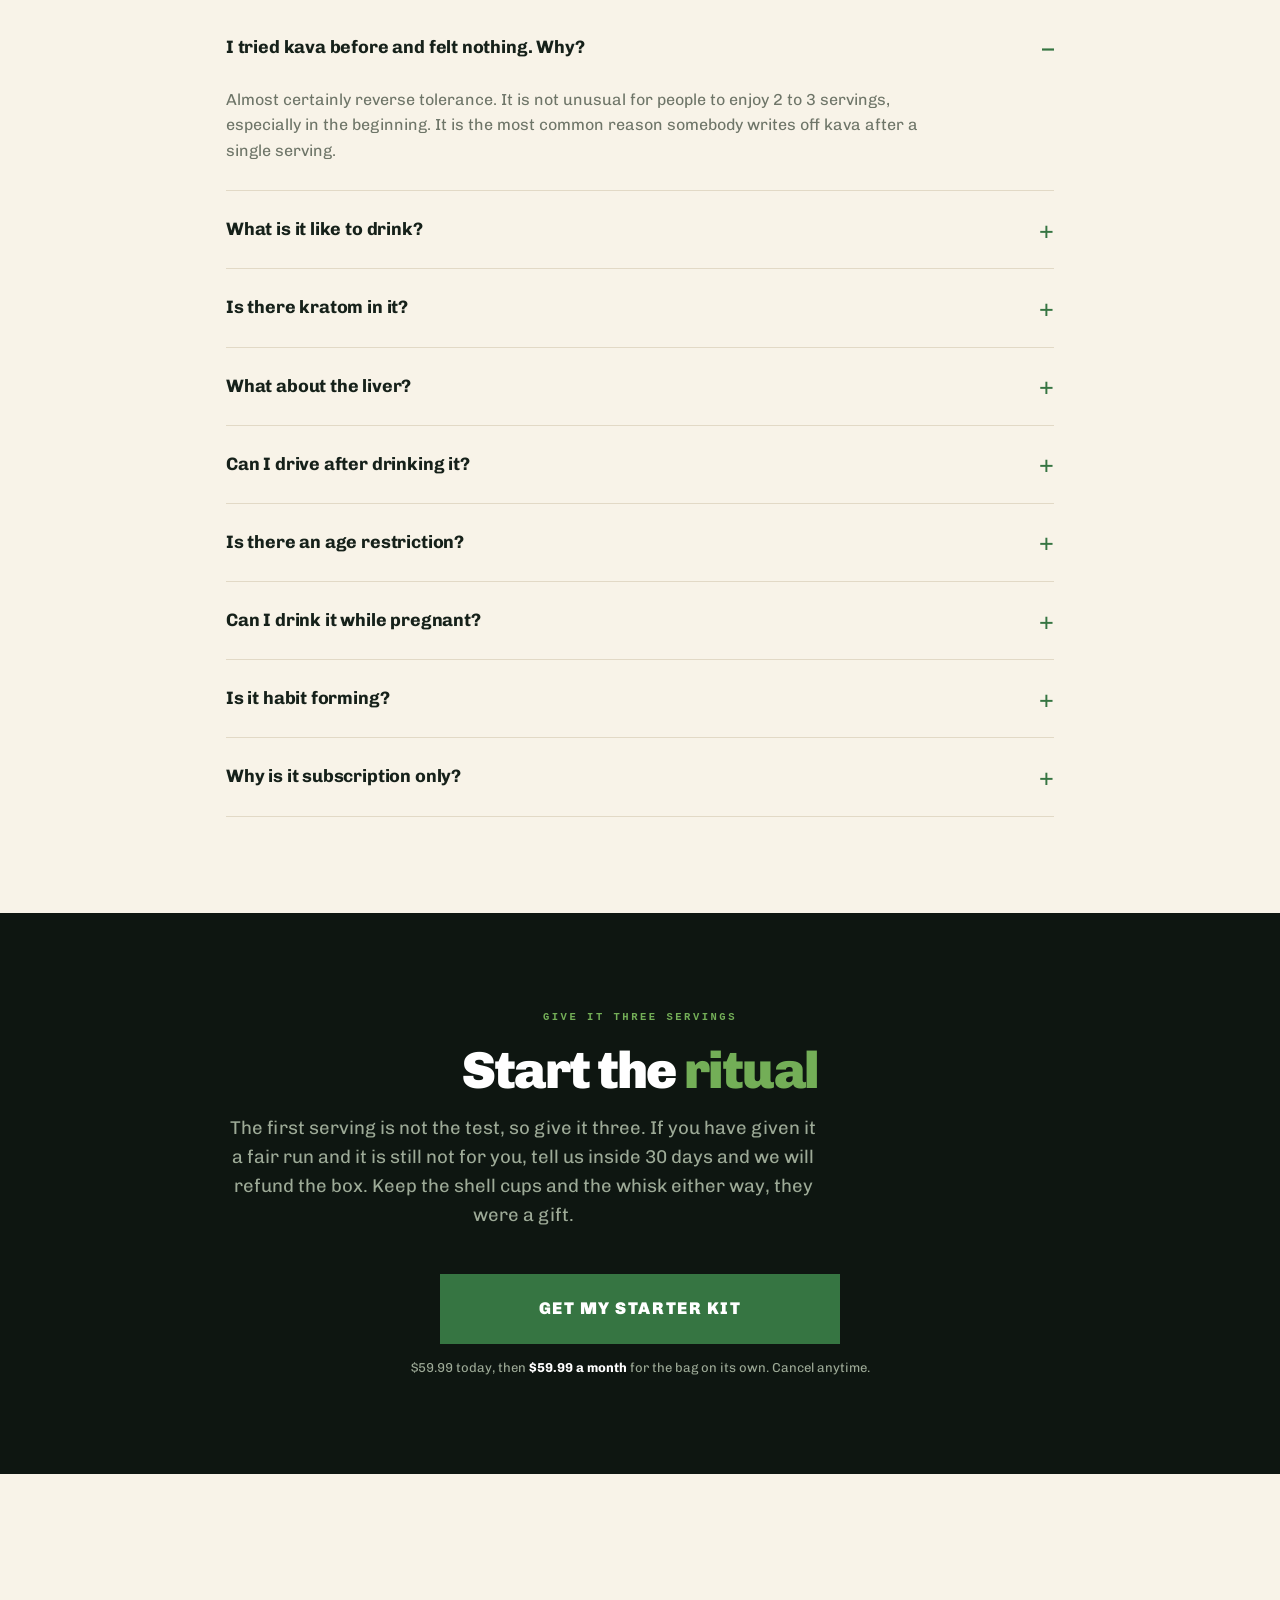
<file: premium.html>
<!doctype html>
<html lang="en">
<head>
<meta charset="utf-8">
<meta name="viewport" content="width=device-width, initial-scale=1">
<meta name="robots" content="noindex, nofollow">
<title>Kavahana &#183; Nectar Starter Kit</title>
<meta name="description" content="The premium editorial PDP mockup.">
<link rel="preload" as="font" type="font/woff2" href="fonts/chivo-var.woff2" crossorigin>
<link rel="preload" as="font" type="font/woff2" href="fonts/newsreader-var.woff2" crossorigin>
<style>

@font-face{font-family:Chivo;font-style:normal;font-weight:100 900;font-display:swap;
  src:url(fonts/chivo-var.woff2) format('woff2-variations'),url(fonts/chivo-var.woff2) format('woff2')}
@font-face{font-family:Newsreader;font-style:normal;font-weight:200 800;font-display:swap;
  src:url(fonts/newsreader-var.woff2) format('woff2-variations'),url(fonts/newsreader-var.woff2) format('woff2')}
@font-face{font-family:'Mauna Loa';font-style:normal;font-weight:400;font-display:swap;
  src:url(fonts/MaunaLoa.otf) format('opentype')}

:root{
  --green:#367542; --green2:#73AE57; --cream:#F8F3E8; --bone:#FFFDF8;
  --ink:#16211A; --deep:#0E1611; --deep2:#152018;
  --grey:#6E7568; --line:#E2D9C6; --clay:#8A4B3B; --gold:#C9A96A;
}
*{margin:0;padding:0;box-sizing:border-box}
html{-webkit-text-size-adjust:100%;scroll-behavior:smooth}
body{
  font-family:Chivo,ui-sans-serif,system-ui,-apple-system,'Segoe UI',sans-serif;
  background:var(--cream);color:var(--ink);font-size:17px;line-height:1.62;
  -webkit-font-smoothing:antialiased;padding-bottom:78px;
}
img{max-width:100%;display:block}
.mono{font-family:ui-monospace,'Cascadia Mono','Segoe UI Mono',Menlo,monospace}
.mauna{font-family:'Mauna Loa',ui-serif,'Iowan Old Style',Georgia,serif;letter-spacing:.03em;font-weight:400}

/* review chrome */
.tpl{position:sticky;top:0;z-index:80;background:var(--deep);color:#fff;padding:8px 18px;display:flex;justify-content:space-between;gap:12px;flex-wrap:wrap;align-items:center}
.tpl .t{font-family:ui-monospace,monospace;font-size:10.5px;letter-spacing:.12em;text-transform:uppercase;opacity:.85}
.tpl .t b{color:var(--green2);opacity:1}
.tpl button{font:inherit;font-family:ui-monospace,monospace;font-size:10.5px;background:transparent;color:#fff;border:1px solid #3B4A3E;padding:6px 13px;cursor:pointer;border-radius:999px;letter-spacing:.06em}
.tpl button:hover{border-color:var(--green2)}
.note{display:block;font-family:ui-monospace,monospace;font-size:10px;letter-spacing:.07em;text-transform:uppercase;color:var(--green);background:#EAF1E3;border-left:2px solid var(--green);padding:6px 11px;margin:0 0 16px}
body.hide-notes .note{display:none}

/* brand bar */
.bb{background:var(--cream);border-bottom:1px solid var(--line)}
.bb .in{max-width:1180px;margin:0 auto;padding:20px 26px;display:flex;justify-content:center}
.wordmark{width:190px;height:auto;color:var(--green)}
.ann{background:var(--deep);color:#DCE6D4;text-align:center;padding:11px 18px;font-size:11.5px;letter-spacing:.18em;text-transform:uppercase;font-weight:700}

.wrap{max-width:1180px;margin:0 auto;padding:0 26px}
.narrow{max-width:880px;margin:0 auto;padding:0 26px}
section{padding:96px 0}
section.bone{background:var(--bone)}
section.deep{background:var(--deep);color:#E8E4D6}
section.deep .lead,section.deep p{color:#9DAA97}
section.green{background:var(--green);color:#fff}
section.green .lead{color:#D2E3C9}
section.tight{padding:64px 0}

h1,h2,h3{font-weight:900;letter-spacing:-.035em;line-height:1.0}
h1{font-size:clamp(38px,5.6vw,64px)}
h2{font-size:clamp(32px,4.6vw,52px);margin-bottom:18px}
h2 em{font-style:normal;color:var(--green)}
section.deep h2 em,section.green h2 em{color:var(--green2)}
h3{font-size:21px;line-height:1.16;letter-spacing:-.02em}
.lead{color:var(--grey);max-width:54ch;font-size:18.5px;line-height:1.58;margin-bottom:44px}
.kick{font-family:ui-monospace,monospace;font-size:10.5px;letter-spacing:.24em;text-transform:uppercase;color:var(--green);font-weight:700;margin-bottom:18px;display:block}
section.deep .kick,section.green .kick{color:var(--green2)}
.ctr{text-align:center}.ctr .lead{margin-left:auto;margin-right:auto}
.rule{height:1px;background:var(--line);margin:0}

/* image slots */
.slot{position:relative;overflow:hidden;background:
  radial-gradient(130% 100% at 24% 14%, rgba(115,174,87,.34), transparent 60%),
  radial-gradient(120% 110% at 84% 92%, rgba(54,117,66,.5), transparent 58%),
  linear-gradient(155deg,#EDE4D1,#D6CBB2);display:flex;align-items:flex-end}
.slot::after{content:"";position:absolute;inset:0;box-shadow:inset 0 0 0 1px rgba(22,33,26,.09)}
.slot span{position:relative;font-family:ui-monospace,monospace;font-size:10px;letter-spacing:.09em;text-transform:uppercase;color:#46523F;background:rgba(255,253,248,.8);padding:6px 9px;margin:13px}
.slot.sq{aspect-ratio:1}.slot.wide{aspect-ratio:4/3}.slot.v{aspect-ratio:9/16}
.slot.dark{background:radial-gradient(120% 100% at 30% 20%, rgba(115,174,87,.26), transparent 58%),linear-gradient(155deg,#22301F,#131C15)}
.slot.dark span{color:#C7D6BE;background:rgba(0,0,0,.42)}

/* hero */
.hero{display:grid;grid-template-columns:1.06fr 1fr;gap:60px;padding:52px 0 84px;align-items:start}
.gal{position:sticky;top:70px}
.th{display:grid;grid-template-columns:repeat(4,1fr);gap:10px;margin-top:10px}
.th .slot span{font-size:8px;margin:6px;padding:4px 6px}
.rate{display:flex;align-items:center;gap:10px;font-size:13.5px;color:var(--grey);flex-wrap:wrap;margin-bottom:20px}
.rate .st{color:var(--green2);letter-spacing:1.5px;font-size:15px}
.rate b{color:var(--ink)}
.sub{color:var(--grey);font-size:18.5px;margin-top:18px;max-width:44ch;line-height:1.55}

.buy{background:var(--bone);border:1px solid var(--line);padding:28px;margin-top:32px}
.prow{display:flex;align-items:baseline;gap:13px;flex-wrap:wrap}
.price{font-size:46px;font-weight:900;letter-spacing:-.04em;line-height:1}
.was{font-size:17px;color:var(--clay);text-decoration:line-through;font-weight:700}
.pct{background:var(--green);color:#fff;font-size:10.5px;font-weight:900;padding:5px 11px;letter-spacing:.09em;text-transform:uppercase}
.pcup{font-family:ui-monospace,monospace;font-size:12.5px;color:var(--grey);margin-top:9px;letter-spacing:.03em}

.sizes{display:grid;grid-template-columns:1fr;gap:10px;margin-bottom:22px}
.sz{position:relative;text-align:left;font:inherit;background:var(--cream);border:1.5px solid var(--line);padding:16px 18px;cursor:pointer;transition:border-color .14s;display:grid;grid-template-columns:20px 1fr auto;gap:14px;align-items:center}
.sz:hover{border-color:var(--green2)}
.sz.sel{border-color:var(--green);box-shadow:inset 0 0 0 1px var(--green);background:#F2F7EE}
.szr{width:17px;height:17px;border-radius:50%;border:1.5px solid #C6BFAD;position:relative}
.sz.sel .szr{border-color:var(--green)}
.sz.sel .szr::after{content:"";position:absolute;inset:3px;border-radius:50%;background:var(--green)}
.sz b{display:block;font-size:15.5px;letter-spacing:-.01em}
.szc{display:block;font-family:ui-monospace,monospace;font-size:11.5px;color:var(--grey);margin-top:4px}
.szp{display:block;font-size:21px;font-weight:900;letter-spacing:-.025em;text-align:right;line-height:1.1}
.szp s{display:block;font-size:12px;color:var(--clay);font-weight:400;margin-top:3px}
.szt{position:absolute;top:-9px;left:16px;background:var(--green);color:#fff;font-family:ui-monospace,monospace;font-size:9px;font-weight:700;padding:3px 9px;letter-spacing:.08em;text-transform:uppercase}
@media(max-width:520px){.sz{padding:14px 15px;gap:11px}.szp{font-size:19px}}

.inc{margin-top:24px;border-top:1px solid var(--line);padding-top:20px}
.inc .h{font-family:ui-monospace,monospace;font-size:10px;letter-spacing:.18em;text-transform:uppercase;color:var(--grey);font-weight:700;margin-bottom:15px}
.inc ul{list-style:none;display:grid;gap:11px}
.inc li{display:flex;justify-content:space-between;align-items:baseline;gap:14px;font-size:15px}
.inc li .n{display:flex;align-items:baseline;gap:9px}
.inc .free{color:var(--green);font-size:9.5px;font-weight:900;letter-spacing:.11em;text-transform:uppercase}
.inc li .v{font-family:ui-monospace,monospace;color:var(--grey);font-size:13px;white-space:nowrap}
.inc .tot{display:flex;justify-content:space-between;border-top:1px solid var(--line);margin-top:17px;padding-top:15px;font-weight:900;font-size:16px}
.inc .tot s{color:var(--clay);font-weight:400}
.inc .tot.pay{border-top:0;margin-top:6px;padding-top:0;font-size:19px}
.inc .tot.pay .v{color:var(--green)}
.saveline{font-family:ui-monospace,monospace;font-size:11.5px;color:var(--green);margin-top:8px;letter-spacing:.04em}
.saveline b{font-weight:700}
.inc .tot .v{font-family:ui-monospace,monospace}

.cta{display:block;width:100%;background:var(--green);color:#fff;border:0;font:inherit;font-weight:900;font-size:17px;padding:21px;margin-top:24px;cursor:pointer;letter-spacing:.09em;text-transform:uppercase;transition:background .16s}
.cta:hover{background:#2B6136}
.cta.alt{background:var(--ink)}.cta.alt:hover{background:#000}
.ren{font-size:13px;color:var(--grey);text-align:center;margin-top:13px}
.ren b{color:var(--ink)}
.tick{display:flex;gap:9px 20px;flex-wrap:wrap;justify-content:center;font-size:12px;color:var(--grey);margin-top:17px;border-top:1px solid var(--line);padding-top:17px;letter-spacing:.02em}
.tick span::before{content:"\2713";color:var(--green);font-weight:900;margin-right:6px}
.pull{border-left:2px solid var(--green);padding:4px 0 4px 20px;margin-top:26px;font-size:16.5px;line-height:1.5;font-style:italic}
.pull .w{display:block;font-style:normal;font-family:ui-monospace,monospace;font-size:11px;color:var(--grey);margin-top:10px;letter-spacing:.08em;text-transform:uppercase}

/* strip */
.strip{background:var(--deep2);color:#C8D4C1;padding:19px 0}
.strip .in{display:flex;gap:36px;justify-content:center;flex-wrap:wrap;font-family:ui-monospace,monospace;font-size:11px;letter-spacing:.17em;text-transform:uppercase}

/* kava 101 */
.edu{margin-top:52px;border-top:1px solid var(--line)}
.er{display:grid;grid-template-columns:200px 1fr;gap:44px;padding:36px 0;border-bottom:1px solid var(--line);align-items:start}
.en{font-family:ui-monospace,monospace;font-size:10.5px;letter-spacing:.2em;text-transform:uppercase;color:var(--green);font-weight:700;padding-top:6px}
.ec h3{font-size:24px;margin-bottom:12px;letter-spacing:-.025em}
.ec p{color:var(--grey);font-size:16.5px;line-height:1.6}
.ec p + p{margin-top:12px}
.ec b{color:var(--ink)}
@media(max-width:800px){.er{grid-template-columns:1fr;gap:12px;padding:28px 0}.en{padding-top:0}.ec h3{font-size:21px}}

/* editorial two-col */
.two{display:grid;grid-template-columns:1fr 1fr;gap:64px;align-items:center}
.two.rev .tx{order:2}
.two p + p{margin-top:16px}

/* comparison */
.cmpw{overflow-x:auto}
.cmp{width:100%;border-collapse:collapse;min-width:660px;background:var(--bone)}
.cmp th,.cmp td{padding:19px 20px;text-align:center;font-size:15px;border-bottom:1px solid var(--line)}
.cmp thead th{font-size:12px;letter-spacing:.14em;text-transform:uppercase;font-weight:900;padding:22px 20px;border-bottom:2px solid var(--ink)}
.cmp th:first-child,.cmp td:first-child{text-align:left;color:var(--grey);font-size:13.5px;width:22%;letter-spacing:.02em}
.cmp .us{background:#F1F6ED}
.cmp thead .us{background:var(--green);color:#fff;border-bottom-color:var(--green)}
.cmp tbody .us{font-weight:700}
.cmp tbody tr:last-child td{border-bottom:0}
.cmp .sm{display:block;font-family:ui-monospace,monospace;font-size:9.5px;letter-spacing:.13em;text-transform:uppercase;margin-top:5px;opacity:.72;font-weight:400}

/* benefit blocks, Transform-your-mornings equivalent */
.ben{display:grid;grid-template-columns:repeat(4,1fr);gap:0;border-top:1px solid rgba(255,255,255,.16)}
.ben > div{padding:34px 26px 34px 0;border-right:1px solid rgba(255,255,255,.16)}
.ben > div:last-child{border-right:0;padding-right:0}
.ben > div:not(:first-child){padding-left:26px}
.ben h3{color:#fff;margin-bottom:11px;font-size:20px}
.ben p{font-size:15px;line-height:1.55}

/* stats */
.stats{display:grid;grid-template-columns:repeat(4,1fr);gap:0}
.stats > div{text-align:center;padding:0 20px;border-right:1px solid var(--line)}
.stats > div:last-child{border-right:0}
.stats .n{font-size:clamp(34px,5vw,54px);font-weight:900;letter-spacing:-.04em;color:var(--green);line-height:1}
.stats .l{font-size:13px;color:var(--grey);margin-top:10px;letter-spacing:.02em}

/* icon bar */
.icons{background:var(--cream);border-top:1px solid var(--line);border-bottom:1px solid var(--line);padding:26px 0}
.icons .in{display:flex;gap:44px;justify-content:center;flex-wrap:wrap;font-family:ui-monospace,monospace;font-size:11px;letter-spacing:.16em;text-transform:uppercase;color:var(--green);font-weight:700}

/* ugc */
.ugc{display:grid;grid-template-columns:repeat(4,1fr);gap:16px}
.ug{position:relative}
.ug .slot{aspect-ratio:9/16}
.ug .meta{display:flex;justify-content:space-between;align-items:baseline;margin-top:11px;gap:10px}
.ug .h{font-size:14px;font-weight:700;line-height:1.3}
.ug .n{font-family:ui-monospace,monospace;font-size:11.5px;color:var(--green);font-weight:700;white-space:nowrap}
.ug .play{position:absolute;top:14px;left:14px;width:32px;height:32px;border-radius:50%;background:rgba(255,255,255,.9);display:flex;align-items:center;justify-content:center;font-size:11px;color:var(--ink);padding-left:3px}

/* recipes */
.recs{display:grid;grid-template-columns:repeat(4,1fr);gap:20px}
.rec .slot{aspect-ratio:1}
.rec h3{margin:14px 0 7px;font-size:18px}
.rec .tag{font-family:ui-monospace,monospace;font-size:9.5px;letter-spacing:.13em;text-transform:uppercase;color:var(--green);font-weight:700}
.rec p{font-size:14px;color:var(--grey);line-height:1.5}

/* reviews */
.revs{display:grid;grid-template-columns:repeat(3,1fr);gap:0;border-top:1px solid var(--line)}
.rv{padding:34px 30px 34px 0;border-right:1px solid var(--line)}
.rv:last-child{border-right:0;padding-right:0}
.rv:not(:first-child){padding-left:30px}
.rv .st{color:var(--green2);letter-spacing:2px;font-size:14px}
.rv p{margin-top:13px;font-size:16px;line-height:1.5}
.rv .w{font-family:ui-monospace,monospace;font-size:10.5px;color:var(--grey);margin-top:16px;letter-spacing:.09em;text-transform:uppercase}

/* faq */
details{border-bottom:1px solid var(--line)}
summary{cursor:pointer;padding:24px 0;font-weight:700;font-size:18px;list-style:none;display:flex;justify-content:space-between;gap:18px;align-items:center;letter-spacing:-.01em}
summary::-webkit-details-marker{display:none}
summary::after{content:"+";color:var(--green);font-weight:400;font-size:24px;line-height:1}
details[open] summary::after{content:"\2013"}
details p{padding:0 0 26px;color:var(--grey);font-size:16px;max-width:70ch}

/* close */
.close{text-align:center}
.close .cta{max-width:400px;margin:30px auto 0}

.flag{background:#FBF5F1;border:1px solid #E0C8BC;color:#7A4030;padding:20px 22px;font-size:14px;margin-top:34px;line-height:1.55}
.flag b{display:block;margin-bottom:7px}
.flag ul{margin:9px 0 0 18px}.flag li{margin-bottom:6px}

/* sticky atc */
.atc{position:fixed;left:0;right:0;bottom:0;z-index:75;background:rgba(255,253,248,.97);backdrop-filter:blur(10px);border-top:1px solid var(--line);padding:12px 22px;display:none;gap:22px;align-items:center;justify-content:center;flex-wrap:wrap}
.atc.on{display:flex}
.atc .l{font-size:14px}.atc .l b{font-weight:900}
.atc button{background:var(--green);color:#fff;border:0;font:inherit;font-weight:900;font-size:14px;padding:14px 32px;cursor:pointer;letter-spacing:.09em;text-transform:uppercase}

@media(max-width:1000px){
  .hero{grid-template-columns:1fr;gap:34px}.gal{position:static}
  .two{grid-template-columns:1fr;gap:32px}.two.rev .tx{order:0}
  .ben{grid-template-columns:1fr 1fr}
  .ben > div{border-bottom:1px solid rgba(255,255,255,.16);padding:26px 20px}
  .ben > div:nth-child(2n){border-right:0}
  .ugc,.recs{grid-template-columns:1fr 1fr}
  .revs{grid-template-columns:1fr}
  .rv{border-right:0;border-bottom:1px solid var(--line);padding:28px 0}
  .rv:not(:first-child){padding-left:0}
  section{padding:64px 0}
}
@media(max-width:600px){
  .ben,.ugc,.recs{grid-template-columns:1fr}
  .stats{grid-template-columns:1fr 1fr;gap:30px 0}
  .stats > div:nth-child(2n){border-right:0}
  .th{grid-template-columns:repeat(4,1fr)}
  .buy{padding:22px}
}
</style>
</head>
<body>

<div class="bb"><div class="in"><svg fill="currentColor" role="img" aria-label="Kavahana" class="wordmark" xmlns="http://www.w3.org/2000/svg" viewBox="0 0 3330.81 804.96"><path  d="M2788.21,19.91v393.65l-122.95-399.5c-2.59-8.32-10.29-13.99-19-14h-81.14c-11,0-19.91,8.91-19.91,19.91v763.38c0,10.99,8.9,19.9,19.89,19.91h80.9c11,0,19.91-8.91,19.91-19.91v-386.11l119.14,391.9c2.55,8.39,10.28,14.12,19.05,14.12h84.94c11,.03,19.93-8.86,19.96-19.86V19.91C2908.99,8.91,2900.07,0,2889.07,0h-81c-10.98.03-19.86,8.93-19.86,19.91Z"/><path  d="M1214.59.84h-89.27c-9.58,0-17.81,6.83-19.57,16.25l-76.5,409.36h0L952.74,17.09c-1.76-9.42-9.99-16.25-19.57-16.25h-89.27c-11,0-19.92,8.92-19.92,19.92,0,1.22.11,2.44.34,3.65l140,749.26,2.68,14.17c1.76,9.43,9.99,16.26,19.58,16.26h85.34c9.59,0,17.81-6.84,19.57-16.26l2.65-14.17h0L1234.14,24.42c2.02-10.81-5.11-21.22-15.92-23.24-1.2-.22-2.41-.34-3.63-.34Z"/><path  d="M1939.24,21.25v316c0,5.44-4.41,9.85-9.85,9.85h-101.2c-5.44,0-9.84-4.41-9.84-9.85V21.25c0-11-8.91-19.91-19.91-19.91,0,0,0,0,0,0h-81c-10.99,0-19.9,8.9-19.91,19.89v763.45c0,10.99,8.9,19.9,19.89,19.91h81.02c11,0,19.91-8.91,19.91-19.91h0v-317.49c0-5.44,4.4-9.84,9.84-9.85h101.2c5.44,0,9.85,4.41,9.85,9.85v317.49c0,10.99,8.9,19.9,19.89,19.91h80.96c10.99,0,19.9-8.9,19.91-19.89V21.25c0-10.99-8.9-19.9-19.89-19.91,0,0-.01,0-.02,0h-80.94c-10.99,0-19.9,8.9-19.91,19.89v.02Z"/><path  d="M261.57.84c-10.99,0-19.9,8.9-19.91,19.89v185.47h-.19c1.53,42.47-18.47,66.64-25.86,74.09l-7.78,7.13h-.05l-25.08,22.85.07.13-14,12.83-48,44.11V20.75c0-10.99-8.9-19.9-19.89-19.91,0,0-.01,0-.02,0H19.91C8.92.83,0,9.74,0,20.73c0,0,0,.01,0,.02v763.43c0,10.99,8.9,19.9,19.89,19.91h81.02c10.99,0,19.9-8.9,19.91-19.89v-260.02l45.06-41.65h0l59.77,59.77c7.79,9.55,17.4,26,15.89,47.9v22.64l.17-.12v171.5c0,10.99,8.9,19.9,19.89,19.91h80.97c10.99,0,19.9-8.9,19.91-19.89v-267.31l-112.3-112.3,112.25-103.79V20.75c0-10.99-8.9-19.9-19.89-19.91,0,0-.01,0-.02,0h-80.95Z"/><path  d="M764.56,71.07C720.32-.59,626.39.46,615.81.84c-3.54-.21-7.1-.31-10.69-.32-21.83,0-41.75,1.77-59.73,5.48-73.76,15.2-114.81,62.92-120.77,154.26-.51,7.74-.76,15.79-.76,24.15,0,5.7.76,599.8.76,599.8,0,10.99,8.9,19.9,19.89,19.91h81.02c10.99,0,19.9-8.9,19.91-19.89v-313.26c0-4.03,3.26-7.29,7.29-7.29h104.4c4.03,0,7.29,3.26,7.29,7.29v313.21c0,10.99,8.9,19.9,19.89,19.91h80.97c11.05.02,20.06-8.86,20.19-19.91l.1-604.68c1.63-67.36-21.01-108.43-21.01-108.43ZM664.42,157.76v188.39c0,4.03-3.26,7.29-7.29,7.29h-104.45c-4.03,0-7.29-3.26-7.29-7.29v-203.79c2.13-31.5,28.16-56.39,60-56.39,29.01.09,53.84,20.85,59.07,49.39l-.04,22.4Z"/><path  d="M1612.09,71.07C1567.85-.59,1473.92.46,1463.34.84c-3.53-.21-7.1-.32-10.69-.32-21.83,0-41.75,1.77-59.73,5.48-73.76,15.2-114.81,62.92-120.77,154.26-.51,7.74-.76,15.79-.76,24.15,0,5.7.76,599.8.76,599.8,0,11,8.91,19.91,19.91,19.91h81c10.99,0,19.9-8.9,19.91-19.89v-313.26c0-4.03,3.26-7.29,7.29-7.29h104.45c4.03,0,7.29,3.26,7.29,7.29h0v313.21c0,11,8.91,19.91,19.91,19.91h81c11.05.03,20.07-8.86,20.2-19.91l.09-604.68c1.53-67.36-21.11-108.43-21.11-108.43ZM1512,157.76v188.39c0,4.03-3.26,7.29-7.29,7.29h-104.5c-4.03,0-7.29-3.26-7.29-7.29h0v-203.79c2.13-31.5,28.16-56.39,60-56.39,29.02.09,53.85,20.85,59.08,49.39v22.4Z"/><path  d="M2462.14,71.91C2417.9.25,2324,1.3,2313.39,1.65c-3.54-.21-7.1-.32-10.69-.32-21.83,0-41.7,1.77-59.7,5.51-73.76,15.2-114.81,62.92-120.77,154.26-.51,7.74-.76,15.79-.76,24.15,0,5.7.76,599.8.76,599.8,0,11,8.91,19.91,19.91,19.91h80.95c11,0,19.92-8.93,19.91-19.93h0v-313.19c0-4.03,3.26-7.29,7.29-7.29h104.45c4.01.02,7.26,3.28,7.26,7.29v313.18c0,11,8.91,19.91,19.91,19.91h81c11.05.02,20.05-8.86,20.19-19.91l.1-604.68c1.58-67.36-21.06-108.43-21.06-108.43ZM2362,158.6v188.39c0,4.03-3.26,7.29-7.29,7.29h-104.45c-4.03,0-7.29-3.26-7.29-7.29h0v-203.79c2.13-31.5,28.16-56.39,60-56.39,29,.11,53.8,20.87,59.03,49.39v22.4Z"/><path  d="M3309.67,71.91C3265.43.25,3171.5,1.3,3160.92,1.65c-3.54-.21-7.1-.32-10.69-.32-21.83,0-41.75,1.77-59.73,5.48-73.76,15.2-114.81,62.92-120.77,154.26-.51,7.74-.77,15.79-.76,24.15,0,5.7.76,599.8.76,599.8,0,10.99,8.92,19.9,19.91,19.91h81c11,0,19.91-8.91,19.91-19.91v-313.18c0-4.03,3.26-7.29,7.29-7.29h104.45c4.03,0,7.29,3.26,7.29,7.29h0v313.18c0,10.99,8.92,19.9,19.91,19.91h80.95c11.05.02,20.06-8.86,20.19-19.91l.1-604.68c1.58-67.36-21.06-108.43-21.06-108.43ZM3209.53,158.6v188.39c0,4.03-3.26,7.29-7.29,7.29h-104.45c-4.03,0-7.29-3.26-7.29-7.29h0v-203.79c2.13-31.5,28.16-56.39,60-56.39,29.01.09,53.84,20.85,59.07,49.39l-.04,22.4Z"/></svg></div></div>
<div class="ann">The Nectar Starter Kit &nbsp;&#183;&nbsp; $114.98 of ritual for $59.99</div>

<div class="wrap">
<div class="hero">
  <div class="gal">
    <div class="slot sq"><span>Hero: the pour into the coconut shell, spilling over the side</span></div>
    <div class="th">
      <div class="slot sq"><span>shell cups</span></div>
      <div class="slot sq"><span>whole root</span></div>
      <div class="slot sq"><span>whisk</span></div>
      <div class="slot sq"><span>the bar</span></div>
    </div>
    </div>

  <div>
    <span class="kick">If you have never tried kava</span>
    <h1>The drink you<br>can actually feel</h1>
    <p class="sub">Real kava from fresh root, for a feel you can trust and a tingle you can actually feel. Enjoyed in the South Pacific and Hawaii for over 3,000 years. Not alcohol, and not a mocktail.</p>
    <div class="rate" style="margin-top:24px"><span class="st">&#9733;&#9733;&#9733;&#9733;&#9733;</span><b>4.8</b><span>624 reviews</span><span>&#183;</span><span>96% recommend</span></div>

    <div class="buy">
      <div class="sizes">
        <button class="sz sel" data-o="4oz">
          <span class="szt">Most subscribers &nbsp;&#183;&nbsp; about a month of sittings</span>
          <span class="szr"></span>
          <span><b>45 servings</b><span class="szc">Ritual kit + 5 stick packs free &nbsp;&#183;&nbsp; $2.44 a serving</span></span>
          <span class="szp">$109.99</span>
        </button>
        <button class="sz" data-o="2oz">
          <span class="szr"></span>
          <span><b>22 servings</b><span class="szc">Ritual kit free &nbsp;&#183;&nbsp; $2.73 a serving</span></span>
          <span class="szp">$59.99</span>
        </button>
      </div>
      <div class="prow"><span class="price" id="pPrice">$109.99</span><span class="pct">Ritual kit included free</span></div>
      <div class="pcup" id="pCup">$2.44 per serving &nbsp;&#183;&nbsp; 45 servings</div>
      <div class="inc">
        <div class="h">What comes in your Starter Kit</div>
        <ul>
          <li><span class="n"><span class="mauna">Kava Nectar</span>, <span id="pBag">45 servings</span></span><span class="v" id="pBagP">$109.99</span></li>
          <li><span class="n">2 coconut shell cups <span class="free">Free</span></span><span class="v"><s>$23.98</s></span></li>
          <li id="pSticks"><span class="n">5 stick packs <span class="free">Free</span></span><span class="v"><s>$17.50</s></span></li>
          <li><span class="n">Bamboo whisk <span class="free">Free</span></span><span class="v"><s>$14.99</s></span></li>
          <li><span class="n">Hana's recipe guide <span class="free">Free</span></span><span class="v"></span></li>
          <li><span class="n">Digital recipe library <span class="free">Free</span></span><span class="v"></span></li>
        </ul>
        <div class="tot"><span>Total value</span><span class="v"><s id="pTot">$166.46</s></span></div>
        <div class="tot pay"><span>You pay today</span><span class="v" id="pPay">$109.99</span></div>
        <div class="saveline">You save <b id="pSave">$56.47</b> on your first box</div>
      </div>
      <button class="cta">Get my Starter Kit</button>
      <div class="ren">Then <b id="pRen">$109.99 a month</b> as Kava Nectar, at full price.</div>
      <div class="tick"><span>30 day guarantee</span><span>Free shipping</span><span>Refill reminder</span><span>Cancel anytime</span></div>
    </div>

    <div class="pull">"I tried kava a couple years ago and didn't feel anything, so I didn't bother trying again until I started getting your ads on my fyp."<span class="w">Verified review</span></div>
  </div>
</div>
</div>

<div class="strip"><div class="in"><span>Noble cultivars</span><span>Whole root</span><span>No kratom</span><span>Zero added sugar</span><span>Batch tested</span></div></div>


<!-- KAVA 101 -->
<section><div class="wrap">
  <div class="ctr">
    <span class="kick">Kava 101</span>
    <h2>Most people have never<br>had <em>real kava</em></h2>
    <p class="lead">If you have only seen it in a little bottle at a gas station, you have not had this. Here is the whole thing in about ninety seconds.</p>
  </div>

  <div class="edu">
    <div class="er">
      <div class="en">What it is</div>
      <div class="ec">
        <h3>A root drink, not a supplement</h3>
        <p>Kava comes from the root of a plant grown in the South Pacific and Hawaii, where it has been enjoyed for over 3,000 years as a family drink. It is the national drink of Fiji. People drink it the way other cultures drink tea, together, in the evening, to talk.</p>
        <p><b>It is not alcohol and it is not a mocktail.</b> It is its own thing, with its own history, and it does something you can feel.</p>
      </div>
    </div>

    <div class="er">
      <div class="en">The tingle</div>
      <div class="ec">
        <h3>Your mouth will tingle. That is the point.</h3>
        <p>The kava plant is a member of the peppercorn family, so a few seconds after your first sip your lips and tongue go tingly. It surprises everybody the first time.</p>
        <p>It is the signature of real kava, and the first thing regulars look for.</p>
      </div>
    </div>

    <div class="er">
      <div class="en">The timing</div>
      <div class="ec">
        <h3>10 to 20 minutes, then 1 to 2 hours</h3>
        <p>Many people feel relaxed, smiley and social about 10 to 20 minutes in, and it tends to last 1 to 2 hours. Some of our bar regulars call it smile juice.</p>
        <p>Then it is over, and you go to bed, and you wake up clear. No crash and no hangover to pay for it.</p>
      </div>
    </div>

    <div class="er">
      <div class="en">How it is made</div>
      <div class="ec">
        <h3>Cold pressed from fresh root</h3>
        <p><span class="mauna">Kava Nectar</span> is made by cold pressing fresh kava root and drying that into a powder, so it is the nectar of the root. 15 seconds with a whisk and it is ready, with no pulp and no fibers.</p>
        <p>A convenient way to enjoy a drink that has been prepared by hand in the islands for thousands of years.</p>
      </div>
    </div>

    <div class="er">
      <div class="en">The price</div>
      <div class="ec">
        <h3>5 to 7 years in the ground</h3>
        <p>The plants grow 5 to 7 years in volcanic soil before harvest, and the whole plant is lifted for its roots. That patience is the product, and it is the reason kava of this grade costs what it does.</p>
        <p>Per serving it works out at $2.73, which is less than most bottled alternatives.</p>
      </div>
    </div>
  </div>
</div></section>

<!-- WHY -->
<section class="bone"><div class="wrap">
  <div class="two">
    <div class="tx">
      <span class="kick">Why Kavahana</span>
      <h2>Made the way it has<br><em>always been made</em></h2>
      <p>Kava Nectar is the cold pressed juice of noble kava root, dried into a powder. One ingredient. Nothing added, nothing taken out.</p>
      <p>The plants grow 5 to 7 years in volcanic soil before harvest, and the whole plant is lifted for its roots. That patience is the product.</p>
      <p>Kava takes 5 to 7 years in volcanic soil before harvest, and the whole plant is lifted for its roots. That patience is the product, and it is what you are paying for.</p>
    </div>
    <div class="slot wide"><span>Hana holding the whole kava root, then the cut to powder</span></div>
  </div>
</div></section>

<!-- THE THIRD OPTION -->
<section><div class="wrap">
  <div class="ctr">
    <span class="kick">How it compares</span>
    <h2>You already know<br>the <em>other two</em></h2>
    <p class="lead">Most people reaching for something at the end of the day are choosing between two things. This is a third one, and it behaves differently from both.</p>
  </div>
  <div class="cmpw">
    <table class="cmp">
      <thead><tr>
        <th></th>
        <th class="us"><span class="mauna" style="font-size:17px">Kava Nectar</span><span class="sm">The third option</span></th>
        <th>Alcohol</th><th>Gardening</th>
      </tr></thead>
      <tbody>
        <tr><td>How people describe it</td><td class="us">Relaxed, smiley, still present</td><td>Loosened up, less like yourself</td><td>Relaxed, often in your own head</td></tr>
        <tr><td>In conversation</td><td class="us">Many people say they are more receptive</td><td>Louder, harder to recall</td><td>Quieter, more internal</td></tr>
        <tr><td>The next morning</td><td class="us">Many people notice a clear head</td><td>Often rough</td><td>Many people report fog</td></tr>
        <tr><td>Tolerance over time</td><td class="us">Reverse tolerance, many need less</td><td>Climbs</td><td>Climbs</td></tr>
        <tr><td>Intoxicating</td><td class="us">Natural kava root is non-intoxicating</td><td>Yes</td><td>Yes</td></tr>
        <tr><td>Habit forming</td><td class="us">Natural kava root is non-addictive</td><td>Can be</td><td>Can be</td></tr>
      </tbody>
    </table>
  </div>
  </div></section>

<!-- REVERSE TOLERANCE -->
<section class="deep"><div class="wrap">
  <div class="two">
    <div class="tx">
      <span class="kick">Before your first serving</span>
      <h2>The third serving is the<br>one that <em>matters</em></h2>
      <p>Kava has a property almost nothing else has. It is called reverse tolerance, and it means many people feel very little the first time they drink it. It is not unusual for people to enjoy 2 to 3 servings, especially in the beginning.</p>
      <p>This is the single most common reason somebody tries kava once, feels nothing, and never comes back. The first serving is not the test. 45 servings is well past the point where most people say it lands.</p>
      <p style="color:#C7D6BE">Tolerance climbs on almost everything else. This goes the other way.</p>
    </div>
    <div class="slot wide dark"><span>Pouring into half a coconut, spilling. The reverse tolerance visual</span></div>
  </div>
</div></section>


<!-- FIRST TIMER PROOF -->
<section class="bone"><div class="wrap">
  <div class="ctr">
    <span class="kick">Watch the first time</span>
    <h2>Nobody believes it<br>until they <em>feel it</em></h2>
    <p class="lead">Every one of these started the same way. Skeptical, then about twenty minutes later, not skeptical.</p>
  </div>
  <div class="ugc" style="margin-top:44px">
    <div class="ug"><div class="slot v"><span>First time reaction, the tingle lands</span></div><div class="meta"><span class="h">"I was NOT expecting that"</span><span class="n">742k</span></div></div>
    <div class="ug"><div class="slot v"><span>Bar guest tries it on camera</span></div><div class="meta"><span class="h">"Wait, my mouth is tingling"</span><span class="n">297k</span></div></div>
    <div class="ug"><div class="slot v"><span>Two friends, first serving</span></div><div class="meta"><span class="h">"Okay that is actually real"</span><span class="n">200k</span></div></div>
    <div class="ug"><div class="slot v"><span>Third serving, the turn</span></div><div class="meta"><span class="h">"Third one is when it hit"</span><span class="n">160k</span></div></div>
  </div>
  <div class="revs" style="margin-top:56px;border-top:1px solid var(--line)">
    <div class="rv"><div class="st">&#9733;&#9733;&#9733;&#9733;&#9733;</div><p>"I was a skeptic in the beginning, especially since the first few tries don't really do a whole lot due to the reverse tolerance phenomenon."</p><div class="w">Verified review</div></div>
    <div class="rv"><div class="st">&#9733;&#9733;&#9733;&#9733;&#9733;</div><p>"Didn't work at first and felt nothing, but then took more and its pretty good."</p><div class="w">Verified review</div></div>
    <div class="rv"><div class="st">&#9733;&#9733;&#9733;&#9733;&#9733;</div><p>"I feel light and airy and happy and like I just want to go hang out and talk to someone and dance, and I don't feel sick."</p><div class="w">Verified review</div></div>
  </div>
</div></section>

<!-- GIFT STACK -->
<section class="green"><div class="wrap">
  <div class="two">
    <div class="tx">
      <span class="kick">Everything in your first box</span>
      <h2 style="color:#fff">The ritual comes<br><em>with the kava</em></h2>
      <p style="color:#D2E3C9">Kava is made, not opened. The shell cup and the whisk are how it is prepared where it comes from, and they are how you will make it at home. They come free with your first box, along with everything else you need to do it properly the first time. Five more stick packs arrive free on each of your first two renewals.</p>
      <div style="margin-top:30px;border-top:1px solid rgba(255,255,255,.24)">
        <div style="display:flex;justify-content:space-between;padding:13px 0;border-bottom:1px solid rgba(255,255,255,.16);font-size:15.5px"><span>2 handcrafted coconut shell cups</span><span style="font-family:ui-monospace,monospace"><s style="opacity:.7">$23.98</s></span></div>
        <div style="display:flex;justify-content:space-between;padding:13px 0;border-bottom:1px solid rgba(255,255,255,.16);font-size:15.5px"><span>5 on the go stick packs</span><span style="font-family:ui-monospace,monospace"><s style="opacity:.7">$17.50</s></span></div>
        <div style="display:flex;justify-content:space-between;padding:13px 0;border-bottom:1px solid rgba(255,255,255,.16);font-size:15.5px"><span>Bamboo whisk</span><span style="font-family:ui-monospace,monospace"><s style="opacity:.7">$14.99</s></span></div>
        <div style="display:flex;justify-content:space-between;padding:13px 0;font-size:15.5px"><span>Hana's recipe guide and digital library</span><span style="font-family:ui-monospace,monospace;opacity:.8">Free</span></div>
      </div>
    </div>
    <div class="slot wide" style="background:linear-gradient(155deg,rgba(255,255,255,.2),rgba(255,255,255,.06))"><span style="background:rgba(0,0,0,.36);color:#DCE6D4">Hero: the two coconut shell cups, styled</span></div>
  </div>
</div></section>

<!-- YOUR KAVA SHOULD DO MORE -->
<section class="deep"><div class="wrap">
  <div class="ctr" style="margin-bottom:50px">
    <span class="kick">Enjoyed for over 3,000 years</span>
    <h2 style="color:#fff">Why people<br><em>stay</em></h2>
    <p class="lead ctr">Four reasons it stays in the house after the first bag. All of it from the root, none of it added.</p>
  </div>
  <div class="ben">
    <div><h3>The tingle</h3><p>Your lips and tongue go tingly seconds after the first sip. The kava plant is a member of the peppercorn family, which is where that comes from. It is how you know you are drinking the real thing.</p></div>
    <div><h3>The uplift</h3><p>10 to 20 minutes in, many people feel relaxed, smiley and sociable. It tends to last 1 to 2 hours. It is not unusual to enjoy 2 to 3 servings, especially in the beginning.</p></div>
    <div><h3>Present, not out of it</h3><p>Customers describe being more receptive and more in the conversation, rather than watching themselves have it.</p></div>
    <div><h3>Clear the next day</h3><p>Many people notice a clear head the next morning. It is the reason a lot of our subscribers moved their evening over to this.</p></div>
  </div>
</div></section>

<!-- STATS -->
<section class="tight bone"><div class="wrap">
  <div class="stats">
    <div><div class="n">624</div><div class="l">Reviews at 4.8 average</div></div>
    <div><div class="n">96%</div><div class="l">Would recommend</div></div>
    <div><div class="n">2</div><div class="l">Los Angeles kava bars</div></div>
    <div><div class="n">$2.73</div><div class="l">Per serving</div></div>
  </div>
</div></section>

<div class="icons"><div class="in"><span>Non intoxicating</span><span>Non addictive</span><span>No kratom</span><span>Zero sugar</span><span>No flavoring added</span><span>Batch tested</span></div></div>

<!-- UGC -->
<section><div class="wrap">
  <div class="ctr">
    <span class="kick">Seen on TikTok</span>
    <h2>What people<br><em>mention first</em></h2>
    <p class="lead">Millions of views, none of it bought. The four below are the ones that traveled furthest.</p>
  </div>
  <div class="ugc">
    <div class="ug"><div class="slot v"><span>B roll and text cards: skeptical, then it hit</span><span class="play">&#9654;</span></div><div class="meta"><span class="h">"Was skeptical. A few moments later..."</span><span class="n">742k</span></div></div>
    <div class="ug"><div class="slot v"><span>Bartender reaching for the drink</span><span class="play">&#9654;</span></div><div class="meta"><span class="h">Choose your feeling</span><span class="n">297k</span></div></div>
    <div class="ug"><div class="slot v"><span>Pouring the cocktail into the glass</span><span class="play">&#9654;</span></div><div class="meta"><span class="h">"Can you drink this under 21?"</span><span class="n">200k</span></div></div>
    <div class="ug"><div class="slot v"><span>Hana with the whole kava root</span><span class="play">&#9654;</span></div><div class="meta"><span class="h">"It is not alcohol and it is not gardening"</span><span class="n">160k</span></div></div>
  </div>
  </div></section>

<!-- RECIPES -->
<section class="bone"><div class="wrap">
  <div class="ctr">
    <span class="kick">From the bar</span>
    <h2>What people like to<br><em>make it with</em></h2>
    <p class="lead"><span class="mauna">Kava Nectar</span> is earthy. It is meant to be. These four come up again and again in our reviews, unprompted, from customers who worked them out themselves.</p>
  </div>
  <div class="recs">
    <div class="rec"><div class="slot"><span>cold coconut water</span></div><span class="tag">Most named in reviews</span><h3>Cold coconut water</h3><p>A teaspoon or two whisked into 8 to 12oz of cold coconut water. The one customers recommend to each other more than any other.</p></div>
    <div class="rec"><div class="slot"><span>pineapple and coconut milk</span></div><span class="tag">Start here</span><h3>Pineapple and coconut milk</h3><p>The closest thing we have to a house cocktail, and the one to make on your first night.</p></div>
    <div class="rec"><div class="slot"><span>sparkling water and lemon</span></div><span class="tag">Afternoon</span><h3>Sparkling water and lemon</h3><p>Over ice with fresh lemon. Bright, and the easiest of the four to drink.</p></div>
    <div class="rec"><div class="slot"><span>honey and coconut milk</span></div><span class="tag">Evening</span><h3>Honey and coconut milk</h3><p>The richest of the four, and the one people tend to land on at night.</p></div>
  </div>
</div></section>

<!-- REVIEWS -->
<section class="bone"><div class="wrap">
  <div class="ctr"><span class="kick">Site and TikTok Shop reviews</span><h2>In their <em>own words</em></h2></div>
  <div class="revs" style="margin-top:44px">
    <div class="rv"><div class="st">&#9733;&#9733;&#9733;&#9733;&#9733;</div><p>"I was a skeptic in the beginning, especially since the first few tries don't really do a whole lot due to the reverse tolerance phenomenon."</p><div class="w">Verified review</div></div>
    <div class="rv"><div class="st">&#9733;&#9733;&#9733;&#9733;&#9733;</div><p>"The little tingly feeling is so fun. It gives me that perfect upbeat, relaxed mood that makes socializing feel easy and fun without feeling out of it."</p><div class="w">Verified review</div></div>
    <div class="rv"><div class="st">&#9733;&#9733;&#9733;&#9733;&#9733;</div><p>"I have tried other kava products with no effect but this product I can feel the effects almost instantly. Some of my regulars call it smile juice."</p><div class="w">Verified review</div></div>
  </div>
</div></section>





<!-- FAQ -->
<section><div class="narrow">
  <div class="ctr"><span class="kick">Questions</span><h2>Before you <em>start</em></h2></div>
  <div style="margin-top:46px">
    <details open><summary>I tried kava before and felt nothing. Why?</summary><p>Almost certainly reverse tolerance. It is not unusual for people to enjoy 2 to 3 servings, especially in the beginning. It is the most common reason somebody writes off kava after a single serving.</p></details>
    <details><summary>What is it like to drink?</summary><p>Earthy, and it makes your mouth tingle. Nothing is added to it. Most people mix it with cold coconut water, or pineapple and coconut milk, both of which are in the recipe guide that comes in your kit.</p></details>
    <details><summary>Is there kratom in it?</summary><p>No. <span class="mauna">Kava Nectar</span> is made from kava root and nothing else. Kava and kratom are two different plants. Kava is in the peppercorn family, which is where the tingle comes from. If you have only tried the small bottles sold in gas stations and smoke shops, those are often kava mixed with something else, and that is a different experience from this one.</p></details>
    <details><summary>What about the liver?</summary><p>That is actually a misconception. Natural kava root has been enjoyed in the South Pacific and Hawaii for centuries as a family drink, and it is Fiji's national drink too. The concern people have read about traces back to the early 2000s, when a pharmaceutical company processed kava into an extract, which led to bans in Europe. Those bans have since been lifted, including in Germany, where a court overturned it.</p></details>
    <details><summary>Can I drive after drinking it?</summary><p>Kava doesn't intoxicate you like alcohol does, but just like with a strong tea you could feel sleepy, so enjoy it when you don't have to drive.</p></details>
    <details><summary>Is there an age restriction?</summary><p>There is no legal age restriction in the US, and kava has been enjoyed as a family drink for over 3,000 years. We still recommend 18 and over for a first time, because it has an effect you can feel.</p></details>
    <details><summary>Can I drink it while pregnant?</summary><p>Not recommended, due to lack of studies.</p></details>
    <details><summary>Is it habit forming?</summary><p>Natural kava root is non-addictive and non-intoxicating. It also works on reverse tolerance, which is the opposite of how tolerance normally builds.</p></details>
    <details><summary>Why is it subscription only?</summary><p>Because the ritual is the product, and because one serving is not a fair trial. Everything you need to make it properly comes free with your first box. After that we ship the bag on its own at full price.</p></details>
  </div>
</div></section>

<!-- CLOSE -->
<section class="deep"><div class="narrow close">
  <span class="kick">Give it three servings</span>
  <h2 style="color:#fff">Start the <em>ritual</em></h2>
  <p class="lead ctr">The first serving is not the test, so give it three. If you have given it a fair run and it is still not for you, tell us inside 30 days and we will refund the box. Keep the shell cups and the whisk either way, they were a gift.</p>
  <button class="cta">Get my Starter Kit</button>
  <div class="ren" style="color:#9DAA97">$59.99 today, then <b style="color:#fff">$59.99 a month</b> for the bag on its own. Cancel anytime.</div>
</div></section>

<section class="tight"><div class="narrow">
  </div></section>

<div class="atc" id="atc">
  <span class="l">Nectar Starter Kit &nbsp;&#183;&nbsp; <b>$59.99</b> &nbsp;&#183;&nbsp; $114.98 value</span>
  <button>Get my Starter Kit</button>
</div>

<script>
(function(){
  var buy=document.querySelector('.buy'), bar=document.getElementById('atc');
  if('IntersectionObserver' in window && buy){
    new IntersectionObserver(function(e){ bar.classList.toggle('on', !e[0].isIntersecting); },{threshold:0}).observe(buy);
  }
  var PS={
    '4oz':{p:'$109.99',w:'$166.46',c:'$2.44 per serving \u00b7 45 servings',r:'$109.99 a month',t:'$166.46',b:'45 servings',bp:'$109.99',sv:'$56.47'},
    '2oz':{p:'$59.99', w:'$98.96', c:'$2.73 per serving \u00b7 22 servings',r:'$59.99 a month', t:'$98.96', b:'22 servings',bp:'$59.99', sv:'$38.97'}
  };
  document.querySelectorAll('.sz').forEach(function(s){
    s.addEventListener('click',function(){
      document.querySelectorAll('.sz').forEach(function(x){x.classList.remove('sel')});
      s.classList.add('sel');
      var d=PS[s.dataset.o];if(!d)return;
      var $=function(i){return document.getElementById(i)};
      $('pPrice').textContent=d.p;$('pCup').textContent=d.c;
      $('pRen').textContent=d.r;$('pTot').textContent=d.t;$('pBag').textContent=d.b;$('pBagP').textContent=d.bp;
      $('pSticks').style.display = (s.dataset.o==='4oz') ? '' : 'none';
      $('pPay').textContent=d.p; $('pSave').textContent=d.sv;
    });
  });
})();
</script>

</body>
</html>
</file>
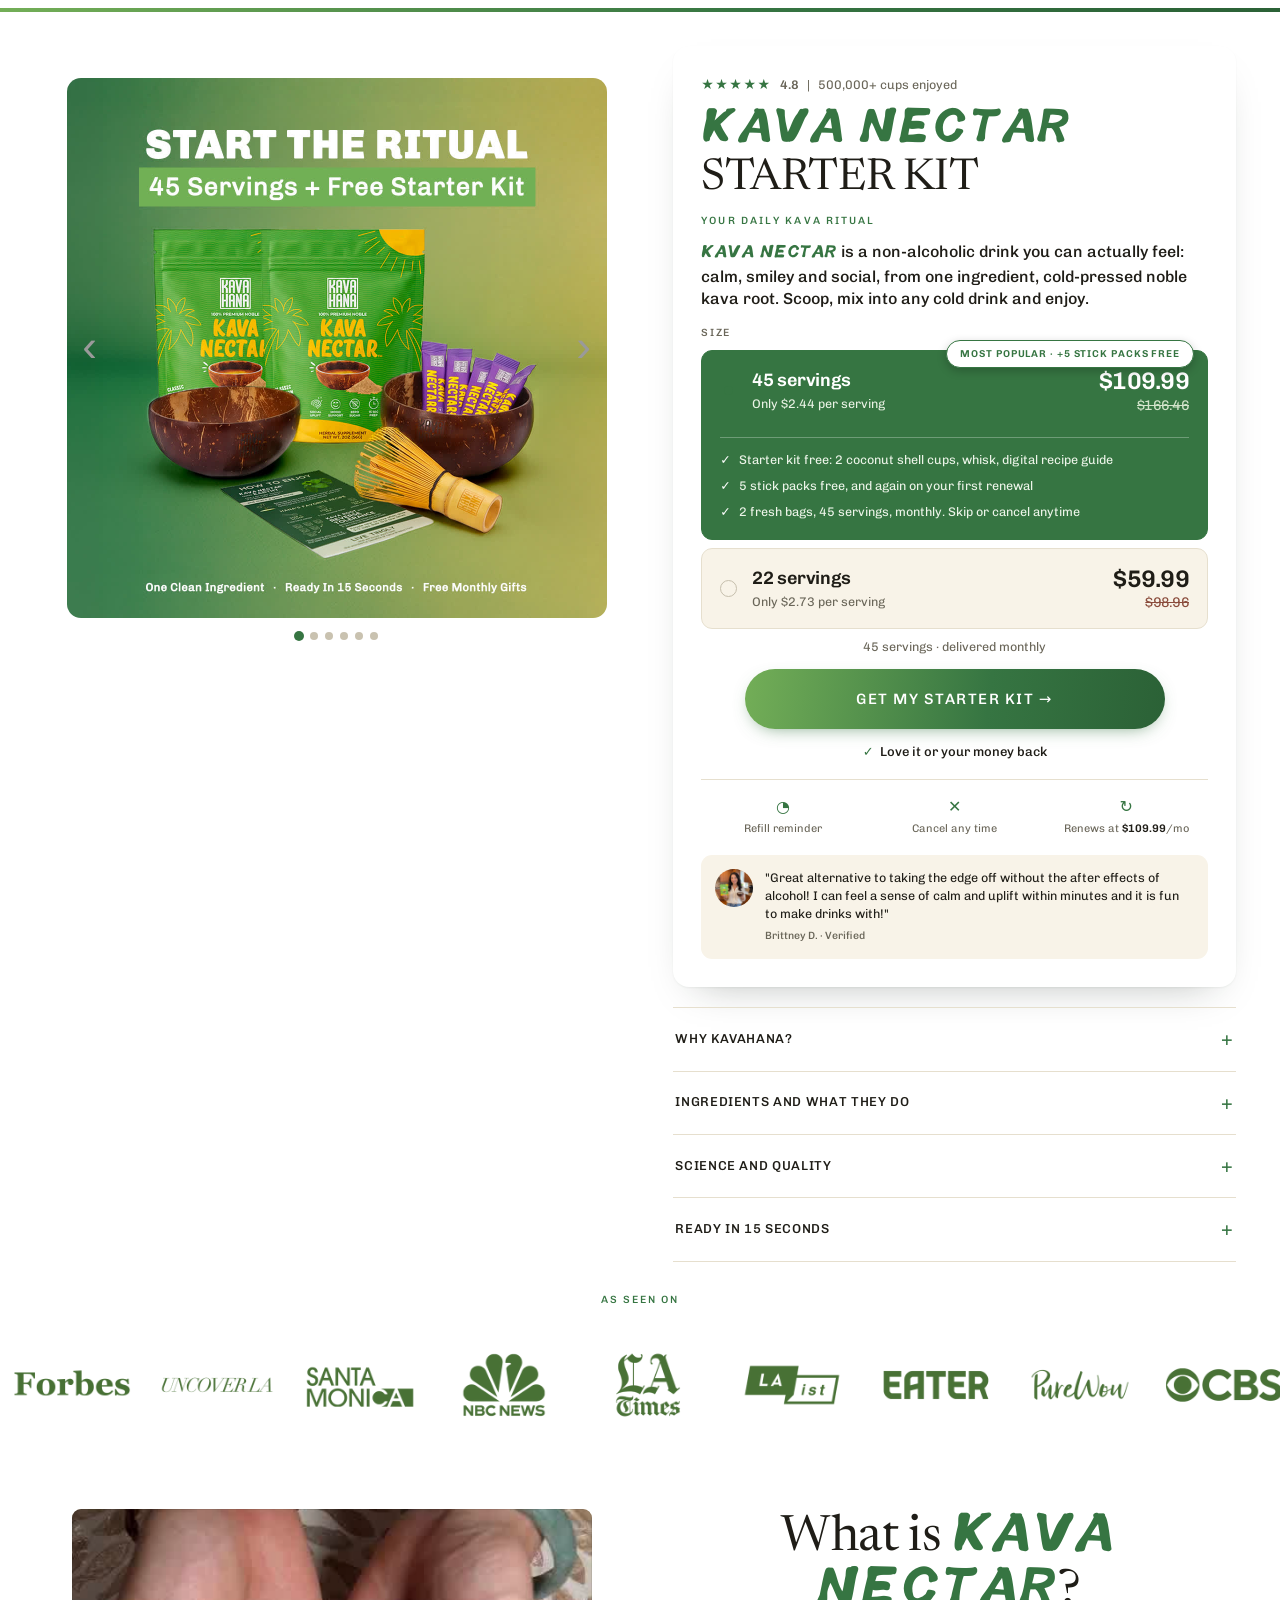
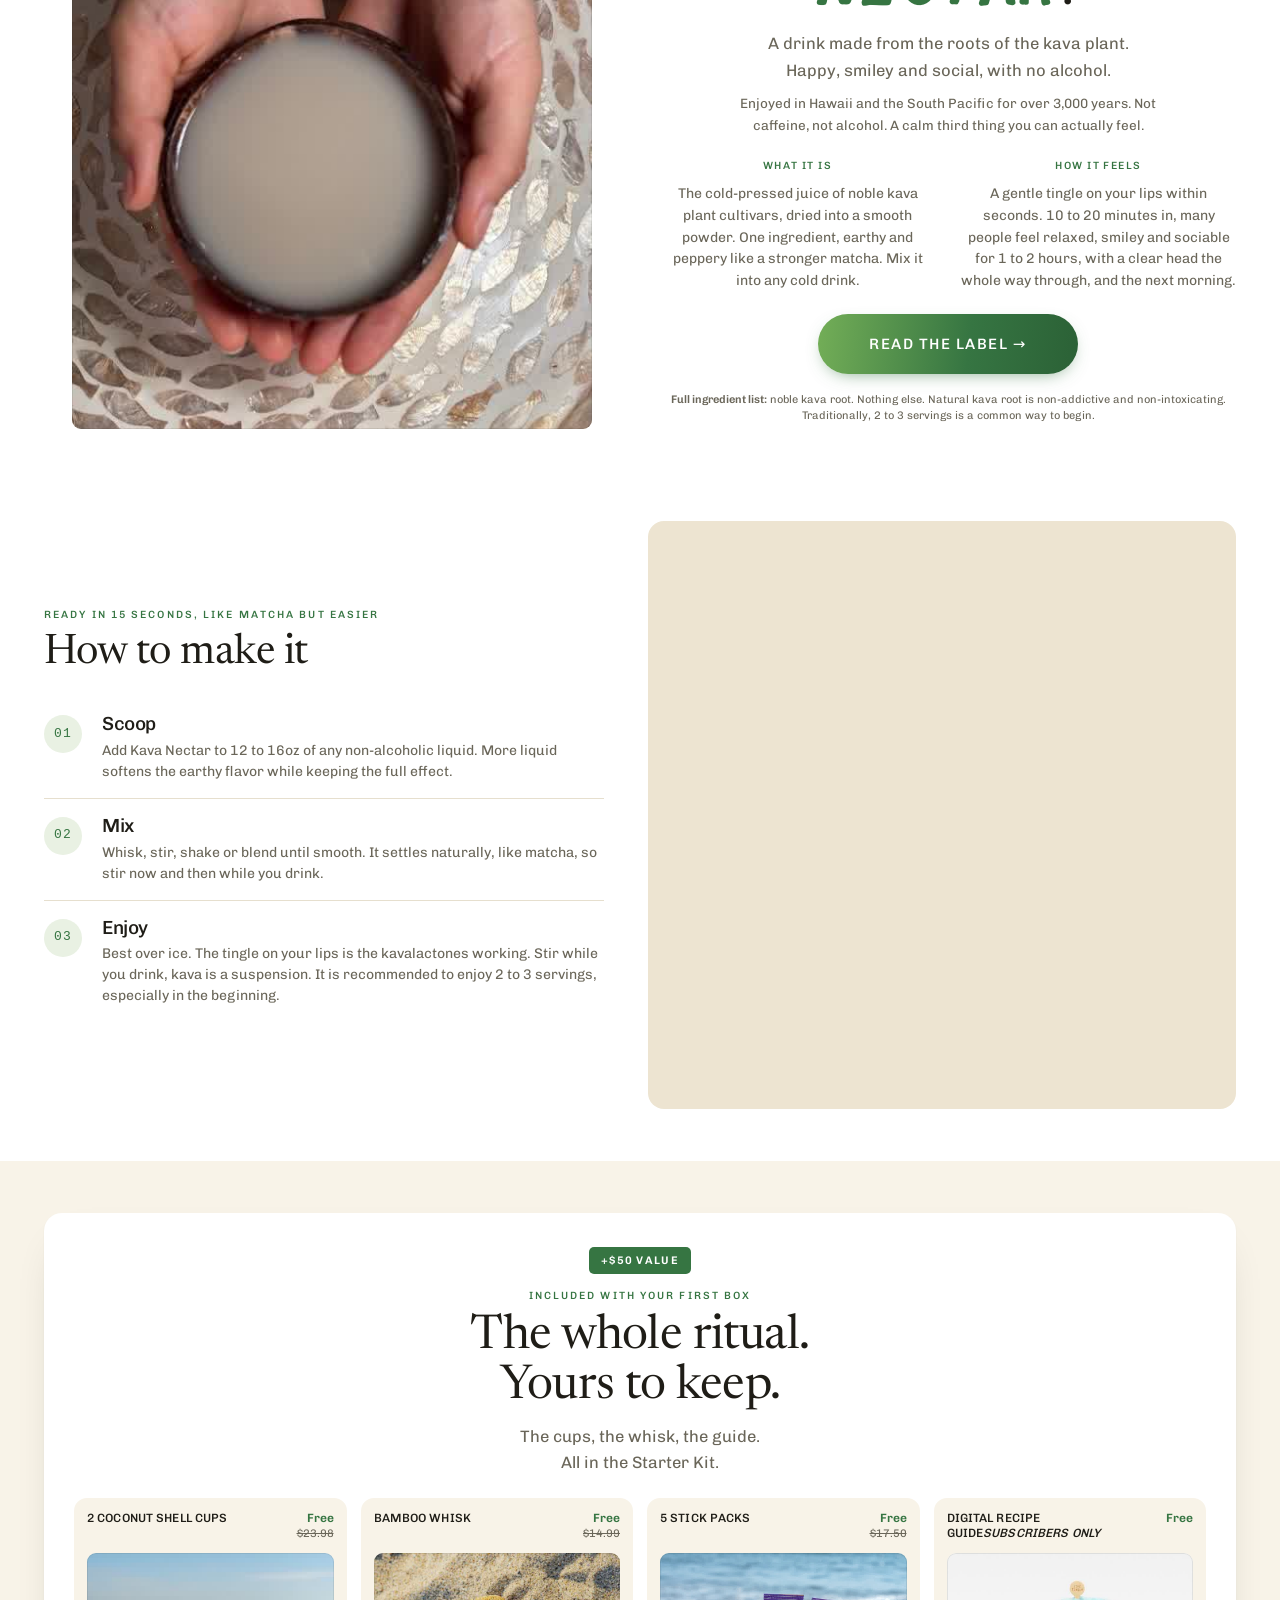
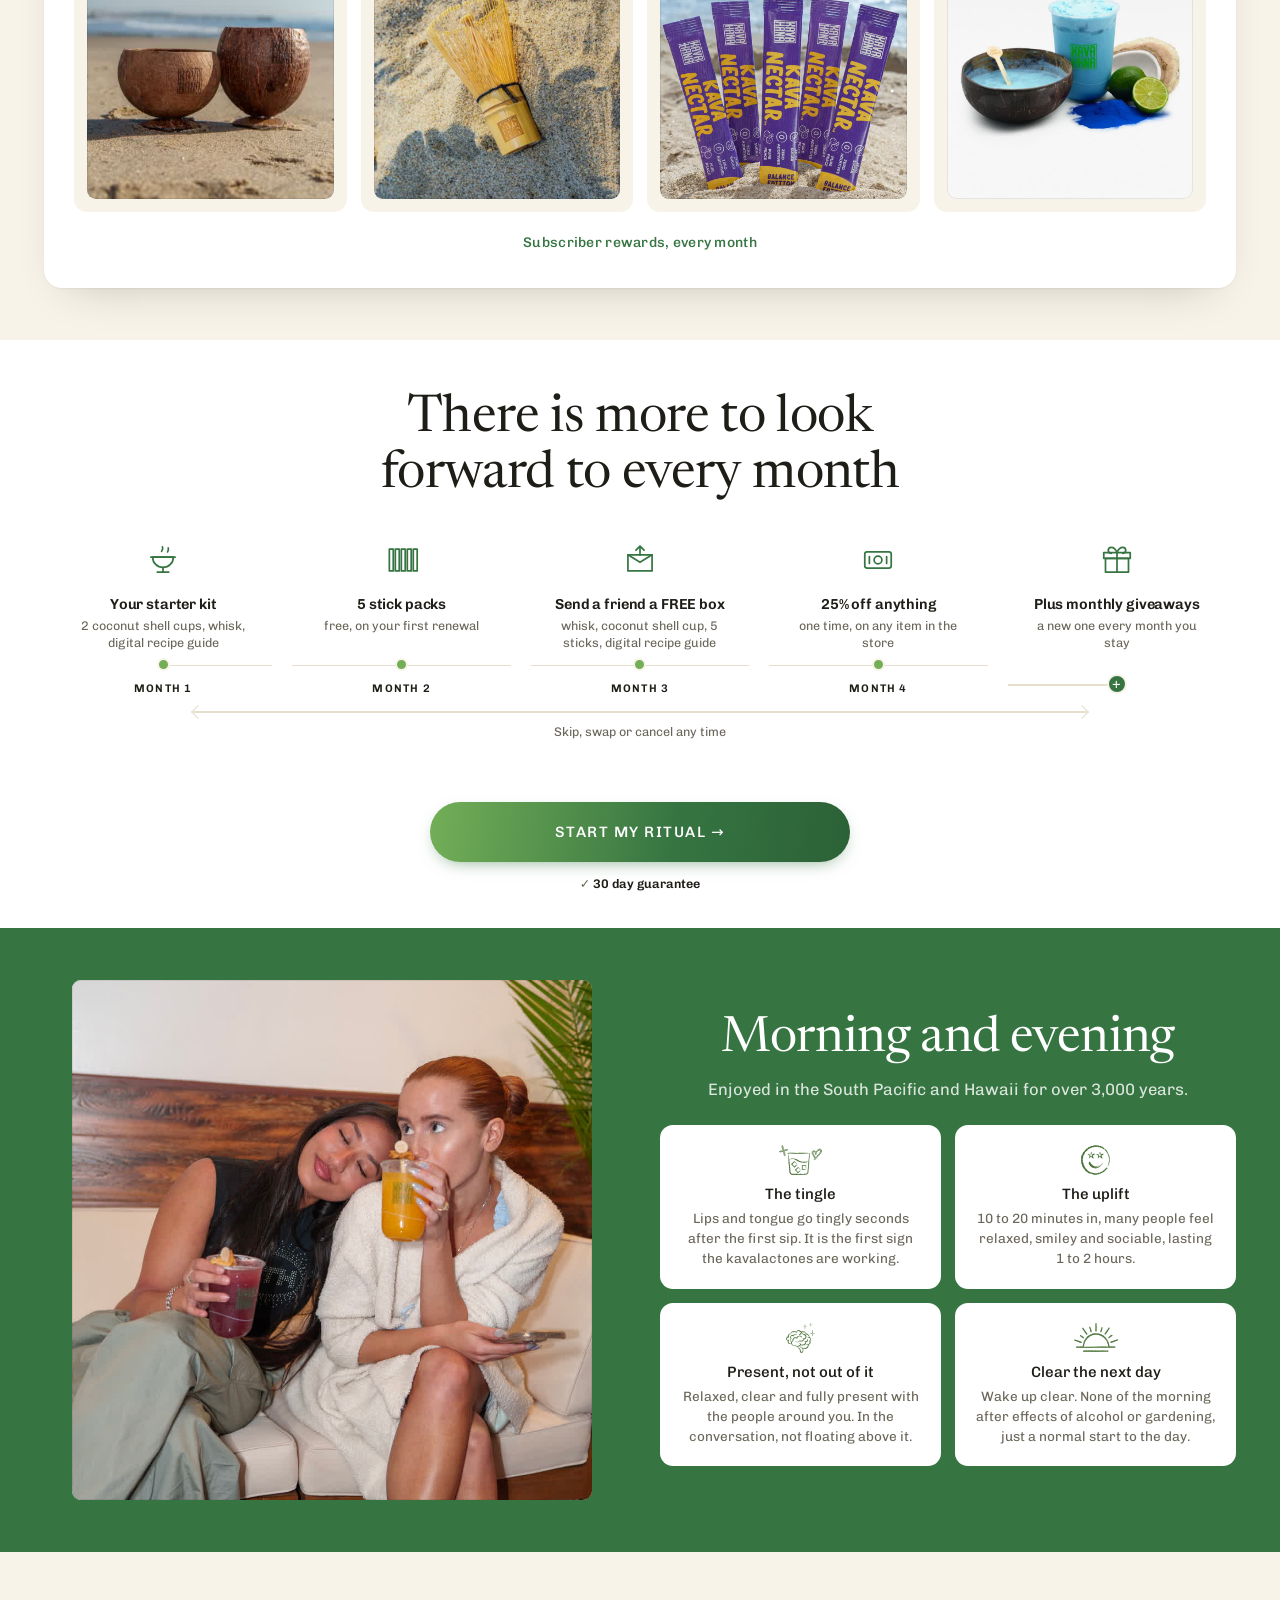
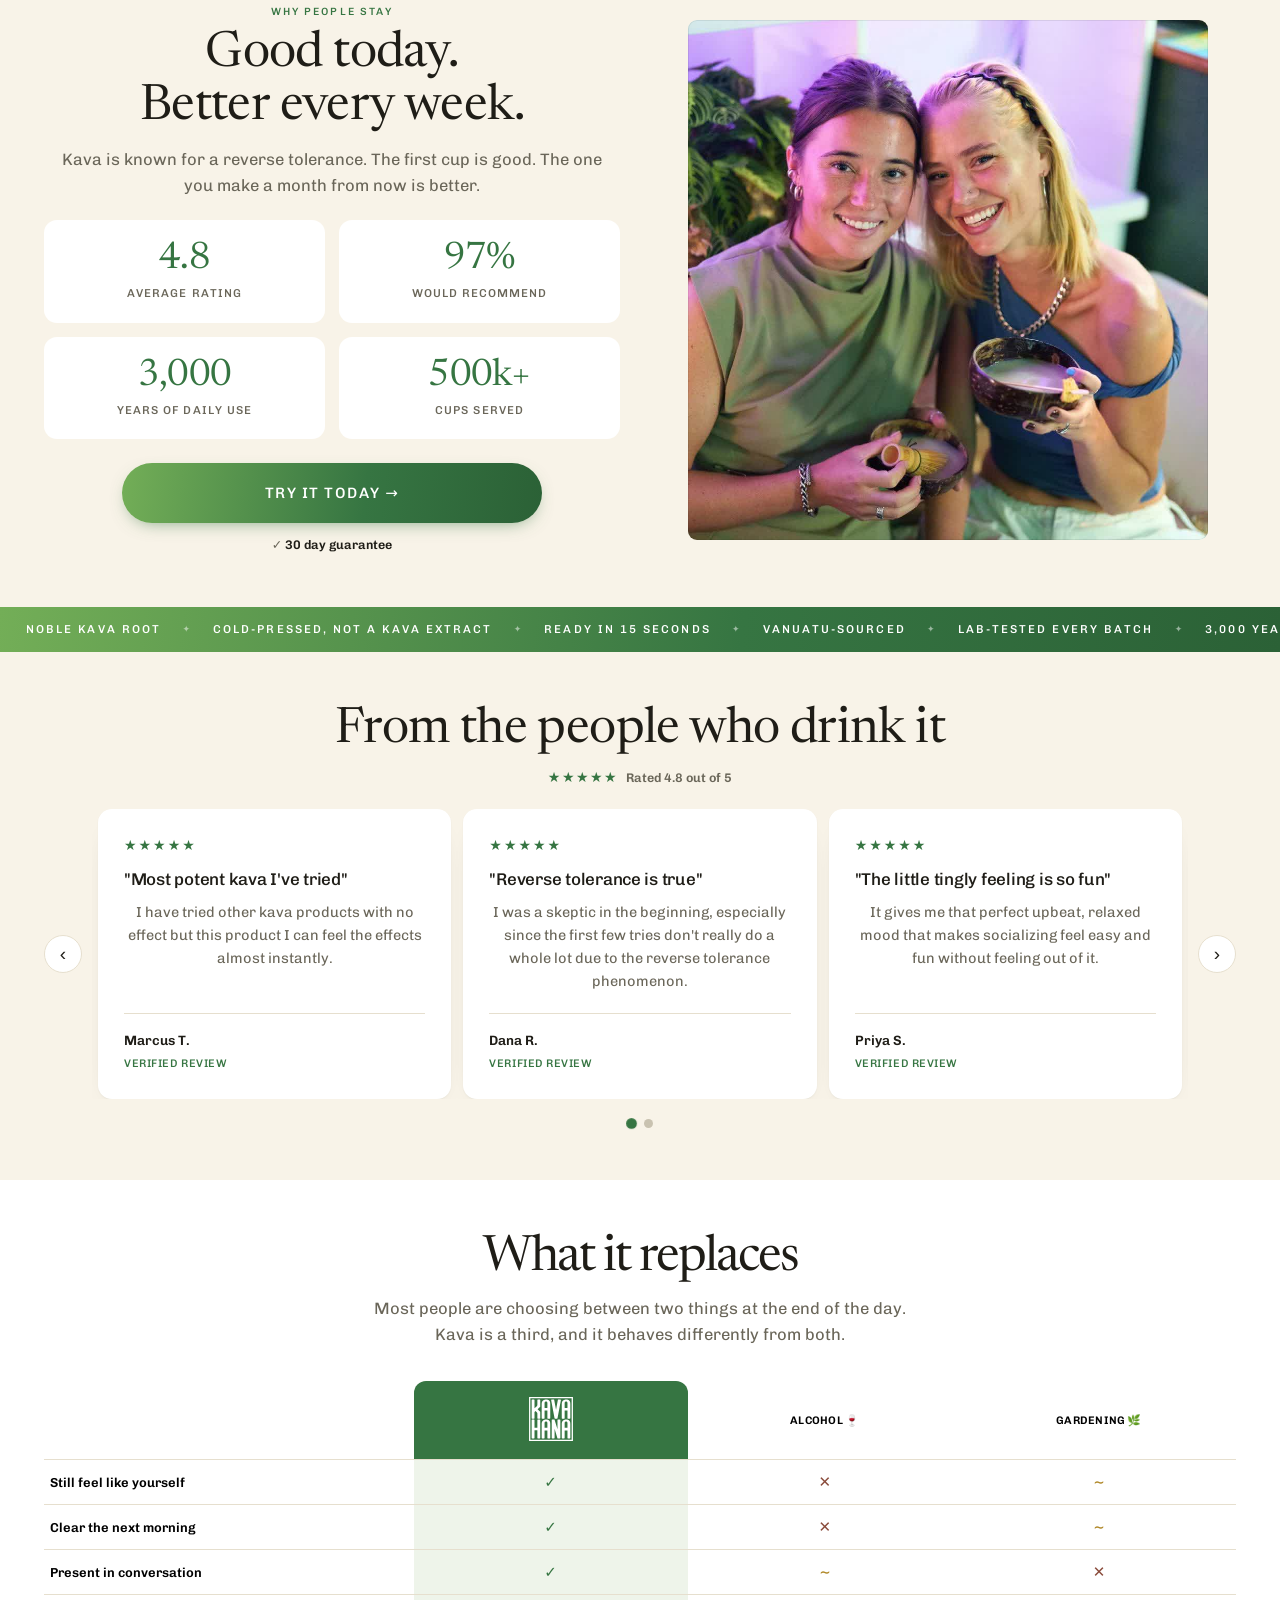
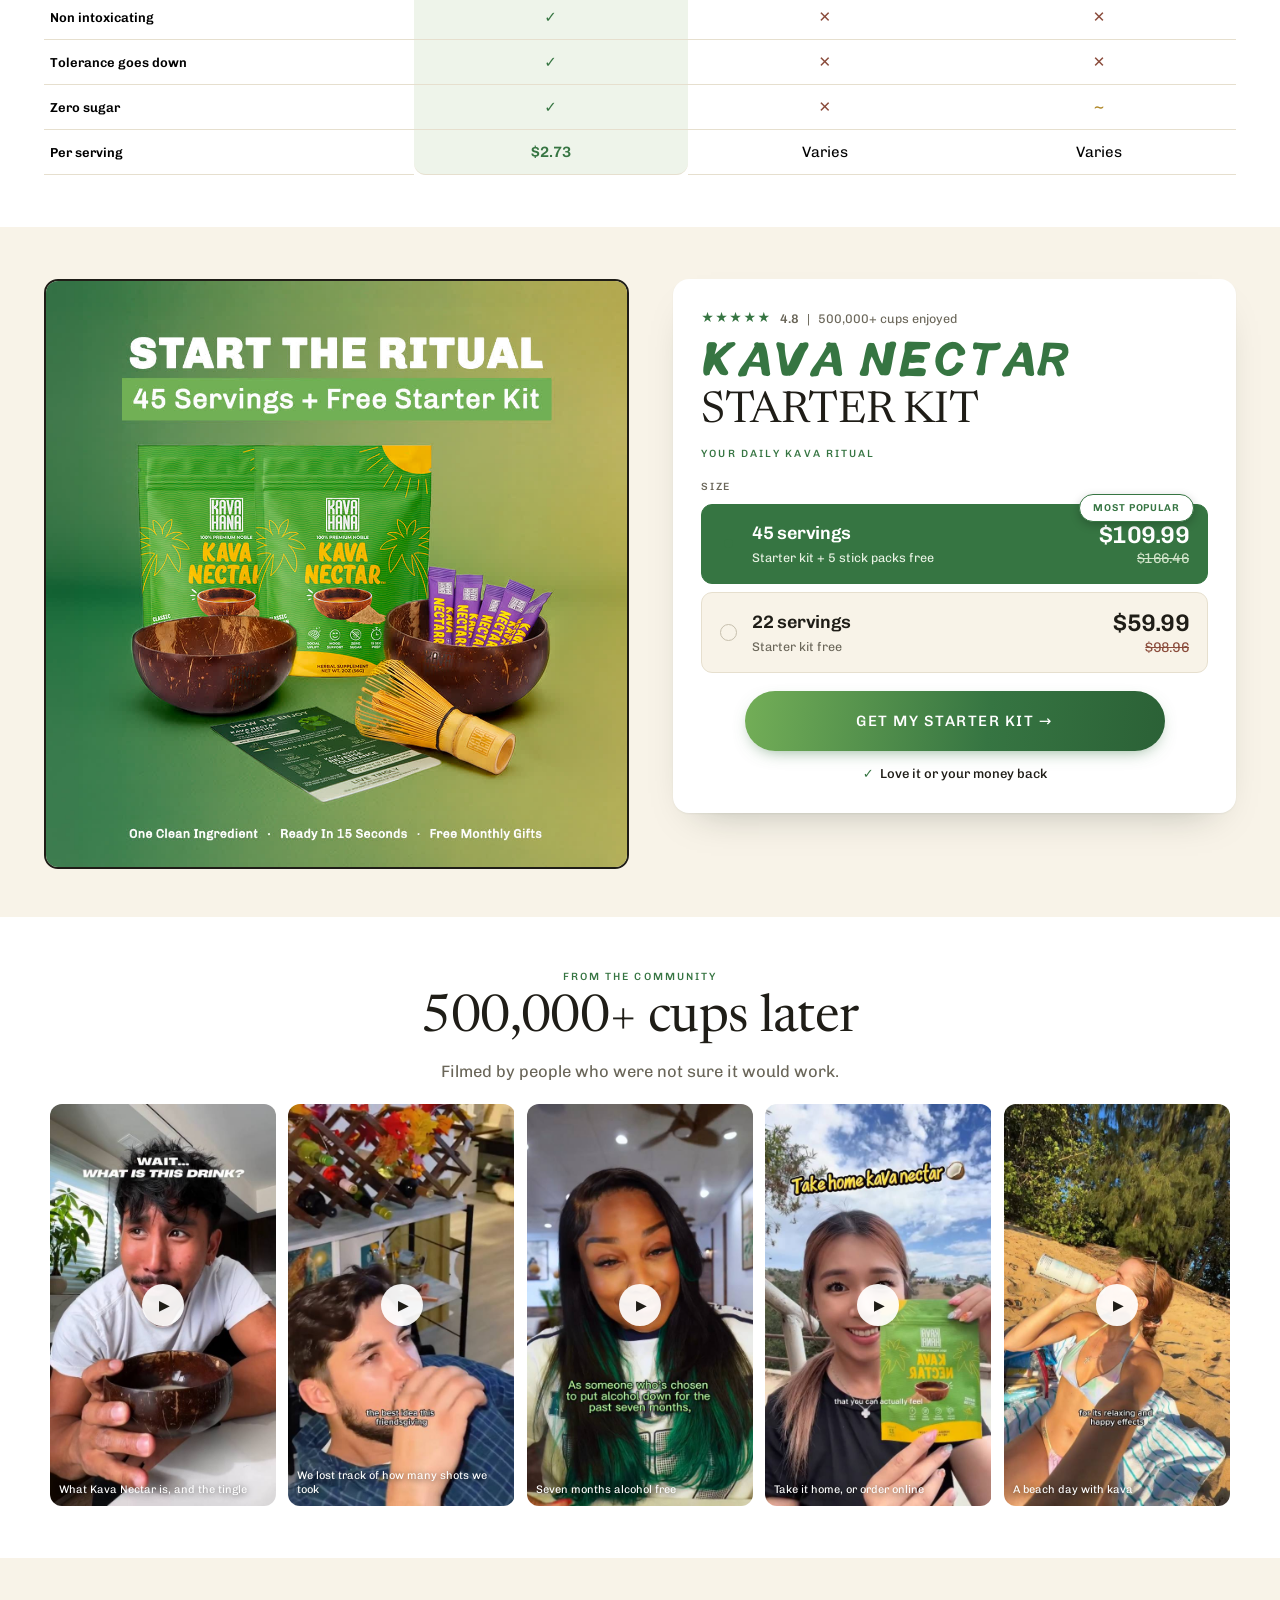
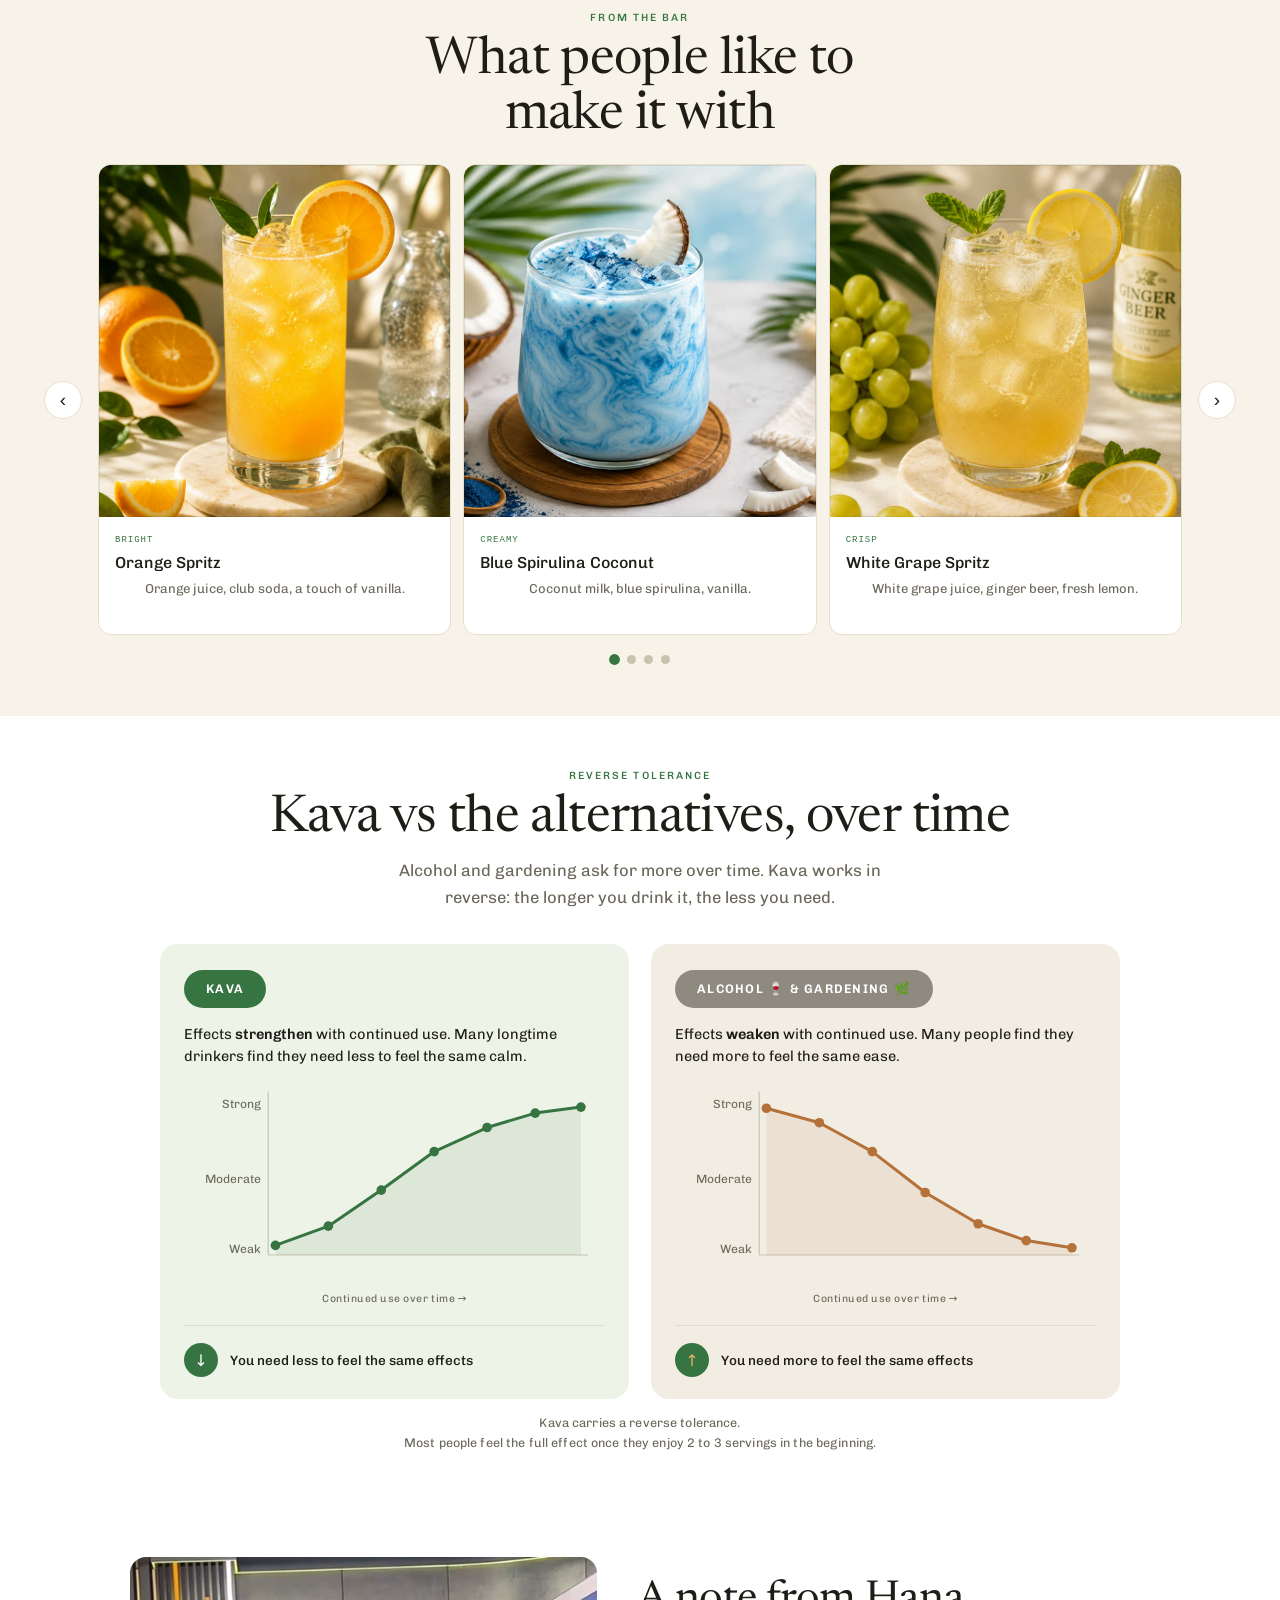
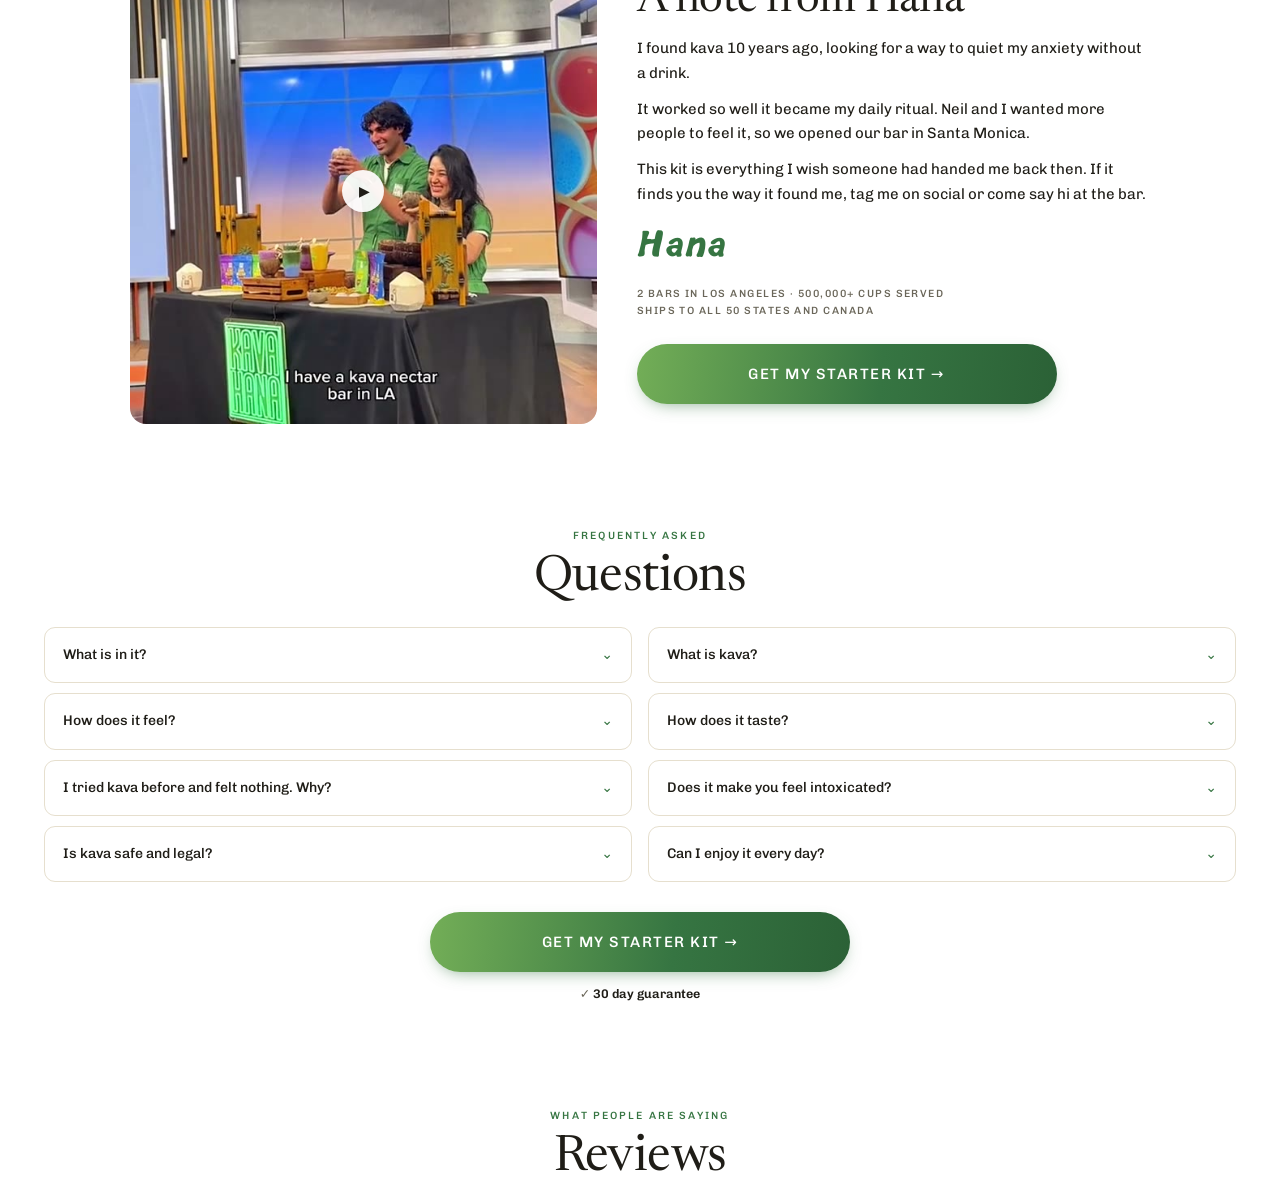
<file: shopify-embed.html>
<style>#kv-page,#kv-page :where(*:not(svg):not(svg *)),#kv-page :where(*:not(svg):not(svg *))::before,#kv-page :where(*:not(svg):not(svg *))::after{all:revert}
#kv-page .note,#kv-page .tpl{display:none!important}
#kv-page{display:block;width:100vw;position:relative;left:50%;right:50%;margin-left:-50vw;margin-right:-50vw;text-align:left}
@font-face{font-family:Chivo;font-style:normal;font-weight:100 900;font-display:swap;
  src:url(https://bryce-wq2222.github.io/kavahana-pdp/fonts/chivo-var.woff2) format('woff2-variations'),url(https://bryce-wq2222.github.io/kavahana-pdp/fonts/chivo-var.woff2) format('woff2')}@font-face{font-family:Newsreader;font-style:normal;font-weight:200 800;font-display:swap;
  src:url(https://bryce-wq2222.github.io/kavahana-pdp/fonts/newsreader-var.woff2) format('woff2-variations'),url(https://bryce-wq2222.github.io/kavahana-pdp/fonts/newsreader-var.woff2) format('woff2')}@font-face{font-family:'Mauna Loa';font-style:normal;font-weight:400;font-display:swap;
  src:url(https://bryce-wq2222.github.io/kavahana-pdp/fonts/MaunaLoa.otf) format('opentype')}#kv-page{--green:#367542;--green2:#73AE57;--mint:#8AC79A;--cream:#F8F3E8;--bone:#FFFFFF;--ink:#1F1D17;--deep:#14261A;--lav:#F8F3E8;--line:#E6DFCE;--grey:#6A6659;--clay:#8A4B3B;--card:#FFFFFF;--grad:linear-gradient(96deg,#73AE57,#367542 58%,#2B6136);}#kv-page *{margin:0;padding:0;box-sizing:border-box}#kv-page{-webkit-text-size-adjust:100%;scroll-behavior:smooth;overflow-x:clip}#kv-page{overflow-x:clip}#kv-page{font-family:Chivo,ui-sans-serif,system-ui,-apple-system,'Segoe UI',sans-serif;background:#fff;color:var(--ink);font-size:16px;line-height:1.6;-webkit-font-smoothing:antialiased;padding-bottom:0}#kv-page img{max-width:100%;display:block}#kv-page .mauna{font-family:'Mauna Loa',ui-serif,'Iowan Old Style',Georgia,serif;letter-spacing:.03em;font-weight:400;color:var(--green)}#kv-page section.green .mauna,#kv-page .mq .mauna{color:inherit}#kv-page .opt.sel .mauna,#kv-page .opt.sel .optbens .mauna{color:inherit}#kv-page .tpl{position:sticky;top:0;z-index:90;background:#111;color:#fff;padding:7px 16px;display:flex;justify-content:space-between;gap:10px;flex-wrap:wrap;align-items:center}#kv-page .tpl .t{font-family:ui-monospace,monospace;font-size:10px;letter-spacing:.12em;text-transform:uppercase;opacity:.8}#kv-page .tpl .t b{color:var(--green2);opacity:1}#kv-page .tpl button{font:inherit;font-family:ui-monospace,monospace;font-size:10px;background:transparent;color:#fff;border:1px solid #444;padding:5px 12px;cursor:pointer;border-radius:999px}#kv-page .note{display:block;font-family:ui-monospace,monospace;font-size:10px;letter-spacing:.06em;text-transform:uppercase;color:var(--green);background:#EAF1E3;border-left:2px solid var(--green);padding:6px 10px;margin:0 0 14px}#kv-page body.hide-notes .note{display:none}#kv-page /* ---- 1. top bar + nav (ED chrome) ---- */
.topbar{background:#111;color:#fff;text-align:center;padding:9px 16px;font-size:11px;letter-spacing:.14em;text-transform:uppercase;font-weight:500}#kv-page .topbar span{opacity:.55;margin:0 10px}#kv-page .gradline{height:4px;background:var(--grad)}#kv-page .nav{background:var(--cream);border-bottom:1px solid var(--line);position:sticky;top:0;z-index:60}#kv-page .nav .in{max-width:1240px;margin:0 auto;padding:14px 24px;display:grid;grid-template-columns:1fr auto 1fr;align-items:center;gap:16px}#kv-page .nav .l,#kv-page .nav .r{display:flex;gap:20px;align-items:center}#kv-page .nav .r{justify-content:flex-end}#kv-page .burger{background:none;border:0;padding:4px;cursor:pointer;display:grid;gap:4px;width:26px}#kv-page .burger span{display:block;height:2px;background:var(--ink);border-radius:2px}#kv-page .nav .ico{width:21px;height:21px;color:var(--ink);cursor:pointer}#kv-page .wordmark{width:150px;height:auto;color:var(--green);margin:0 auto}@media(max-width:620px){#kv-page .wordmark{width:118px}#kv-page .nav .in{padding:12px 18px}}#kv-page .wrap{max-width:1240px;margin:0 auto;padding:0 24px}#kv-page section{padding:52px 0}#kv-page section.lav{background:var(--cream)}#kv-page section.green{background:var(--green);color:#fff}#kv-page section.green h1,#kv-page section.green h2,#kv-page section.green h3{color:#fff}#kv-page section.green p,#kv-page section.green .lead{color:rgba(255,255,255,.82)}#kv-page section.green .eyebrow{color:var(--mint)}#kv-page section.green .bn,#kv-page section.green .gt,#kv-page section.green .st4>div{color:var(--ink)}#kv-page section.green .bn h3,#kv-page section.green .gt h3,#kv-page section.green .st4 h3{color:var(--ink)}#kv-page section.green .bn p,#kv-page section.green .gt p,#kv-page section.green .st4 p{color:var(--grey)}#kv-page section.green .slot .lbl{color:#46523F}#kv-page section.green .bn .ic{color:var(--green)}#kv-page section.tight{padding:30px 0}#kv-page h1,#kv-page h2{font-family:Newsreader,ui-serif,Georgia,serif;font-weight:400;letter-spacing:-.012em;line-height:1.06}#kv-page h3{font-weight:500;letter-spacing:0;line-height:1.2}#kv-page b,#kv-page strong{font-weight:600}#kv-page .htoh2,#kv-page .gifth2,#kv-page .btbh2,#kv-page .ctrh{font-family:Newsreader,ui-serif,Georgia,serif;font-weight:400}#kv-page h2{font-size:clamp(30px,4.3vw,50px)}#kv-page .h2c{text-align:center;margin-bottom:14px}#kv-page .lead{color:var(--grey);font-size:16.5px;max-width:54ch;margin-bottom:0}#kv-page .ctr{text-align:center}#kv-page .ctr .lead{margin:0 auto}#kv-page .ctrh{text-align:center}#kv-page .splitctr{text-align:center}#kv-page .splitctr .lead,#kv-page .splitctr .ben2,#kv-page .splitctr .st4{margin-left:auto;margin-right:auto}#kv-page .splitctr .guar{text-align:center}#kv-page /* ---- shared pill CTA (ED signature) ---- */
.pill-cta{display:block;width:100%;max-width:420px;margin:0 auto;background:var(--grad);color:#fff;border:0;font:inherit;font-weight:500;font-size:15px;padding:18px 26px;border-radius:999px;cursor:pointer;letter-spacing:.1em;text-transform:uppercase;box-shadow:0 6px 18px -8px rgba(54,117,66,.7);transition:transform .12s,box-shadow .16s}#kv-page .pill-cta:hover{transform:translateY(-1px);box-shadow:0 10px 24px -8px rgba(54,117,66,.8)}#kv-page .guar{text-align:center;font-size:12.5px;color:var(--grey);margin-top:12px}#kv-page .guar b{color:var(--ink)}#kv-page /* ---- image slots ---- */
.slot{position:relative;overflow:hidden;border-radius:14px;background:
  radial-gradient(130% 100% at 24% 14%, rgba(115,174,87,.34), transparent 60%),
  radial-gradient(120% 110% at 84% 92%, rgba(54,117,66,.48), transparent 58%),
  linear-gradient(155deg,#EDE4D1,#D6CBB2);display:flex;align-items:flex-end}#kv-page .slot::after{content:"";position:absolute;inset:0;border-radius:14px;box-shadow:inset 0 0 0 1px rgba(22,33,26,.09)}#kv-page .slot span.lbl{position:relative;font-family:ui-monospace,monospace;font-size:9.5px;letter-spacing:.08em;text-transform:uppercase;color:#46523F;background:rgba(255,253,248,.82);padding:5px 8px;margin:11px;border-radius:5px}#kv-page .slot.sq{aspect-ratio:1}#kv-page .slot.wide{aspect-ratio:4/3}#kv-page .slot.v{aspect-ratio:9/16}#kv-page /* ---- 3. HERO ---- */
.hero{display:grid;grid-template-columns:1.04fr 1fr;gap:44px;padding:34px 0 0;align-items:start}#kv-page .gal{position:sticky;top:78px;max-width:540px;justify-self:center;width:100%}#kv-page .galwrap{position:relative;border-radius:14px;overflow:hidden}#kv-page .gnav{position:absolute;top:50%;transform:translateY(-50%);z-index:3;width:34px;height:64px;
  border:0;background:transparent;color:#9a9a9a;font-size:44px;font-weight:200;line-height:1;cursor:pointer;
  display:none;align-items:center;justify-content:center;padding:0 0 4px;transition:color .15s}#kv-page .gnav:hover{color:#616161}#kv-page .gprev{left:6px}#kv-page .gnext{right:6px}@media(min-width:760px){#kv-page .gnav{display:flex}#kv-page .slides,#kv-page .ctrack{cursor:grab}#kv-page .slides.dragging,#kv-page .ctrack.dragging{cursor:grabbing;scroll-snap-type:none;scroll-behavior:auto}
}#kv-page .slides{display:flex;overflow-x:auto;overflow-y:hidden;scroll-snap-type:x mandatory;scroll-behavior:smooth;scrollbar-width:none;-webkit-overflow-scrolling:touch;overscroll-behavior-x:contain;touch-action:pan-x pan-y pinch-zoom}#kv-page .slides::-webkit-scrollbar{display:none}#kv-page .slide{flex:0 0 100%;scroll-snap-align:start;scroll-snap-stop:always}#kv-page .slide .slot{border-radius:0}#kv-page .heroimg,#kv-page .galimg{width:100%;height:100%;aspect-ratio:1;object-fit:cover;display:block}#kv-page .dots2{display:flex;gap:7px;justify-content:center;margin-top:14px}#kv-page .dots2 button{width:8px;height:8px;border-radius:50%;border:0;padding:0;background:#C9C2B0;cursor:pointer;transition:background .15s,transform .15s}#kv-page .dots2 button.on{background:var(--green);transform:scale(1.25)}#kv-page /* buy box */
.buy{background:var(--card);border-radius:16px;padding:28px;box-shadow:0 1px 2px rgba(22,33,26,.05),0 18px 40px -24px rgba(22,33,26,.35)}#kv-page .eyebrow{font-size:10.5px;font-weight:500;letter-spacing:.2em;text-transform:uppercase;color:var(--green);margin-bottom:7px}#kv-page .eyebrow-sub{margin:2px 0 12px}#kv-page .stars-row .ph{margin-left:8px}#kv-page .buy h1{font-size:clamp(32px,3.9vw,44px);margin-bottom:10px;letter-spacing:-.01em}#kv-page .stars-row{display:flex;align-items:center;gap:8px;font-size:12.5px;color:var(--grey);margin-bottom:13px;flex-wrap:wrap}#kv-page .stars-row .s{color:var(--green);letter-spacing:1.5px;font-size:14px}#kv-page .getline{font-weight:500;font-size:16px;margin-bottom:9px;line-height:1.35}#kv-page .desc{font-size:14.5px;color:var(--grey);margin-bottom:17px}#kv-page .pricerow{display:flex;align-items:baseline;gap:11px;flex-wrap:wrap;margin-bottom:4px}#kv-page .pricerow .p{font-size:34px;font-weight:600;letter-spacing:-.035em;color:var(--green);line-height:1}#kv-page .pricerow s{font-size:17px;color:var(--grey);font-weight:400}#kv-page .shipfree{background:var(--green);color:#fff;font-size:9.5px;font-weight:600;padding:4px 9px;border-radius:999px;letter-spacing:.08em;text-transform:uppercase}#kv-page .perserv{font-size:12.5px;font-weight:500;color:var(--ink);margin-bottom:16px}#kv-page /* option selectors (ED radio cards) */
.optlabel{font-size:10.5px;font-weight:500;letter-spacing:.16em;text-transform:uppercase;color:var(--grey);margin:16px 0 8px}#kv-page .opt{border:1.5px solid var(--line);background:var(--cream);border-radius:11px;padding:17px 18px;cursor:pointer;display:grid;grid-template-columns:20px 1fr auto;gap:12px;align-items:center;margin-bottom:8px;position:relative;transition:border-color .14s}#kv-page .opt:hover{border-color:var(--green2)}#kv-page .opt.sel{border-color:var(--green);background:var(--green);box-shadow:none}#kv-page .opt.sel .nm,#kv-page .opt.sel .pr{color:#fff}#kv-page .opt.sel .nm small{color:#EAF3E5}#kv-page .opt.sel .pr s{color:#D3E4CB}#kv-page .opt.sel .rad{border-color:#fff}#kv-page .opt.sel .rad::after{background:#fff}#kv-page .opt.sel .tag{background:#fff;color:var(--green);box-shadow:0 3px 10px rgba(0,0,0,.22);border:1.5px solid var(--green)}#kv-page .optbens{display:none;margin-top:12px;padding-top:12px;border-top:1px solid rgba(255,255,255,.28);grid-column:1/-1}#kv-page .opt.sel .optbens{display:grid;gap:6px}#kv-page .optbens span{font-size:12.5px;color:#EDF5E9}#kv-page .optbens span::before{content:"\2713";color:#fff;font-weight:400;margin-right:8px}#kv-page .opt .rad{width:17px;height:17px;border-radius:50%;border:1.5px solid #C6BFAD;position:relative}#kv-page .opt.sel .rad{border-color:var(--green)}#kv-page .opt.sel .rad::after{content:"";position:absolute;inset:3px;border-radius:50%;background:var(--green)}#kv-page .opt .nm{font-size:18px;font-weight:600;line-height:1.2;letter-spacing:-.015em}#kv-page .opt .nm small{display:block;font-size:11.5px;font-weight:400;color:var(--grey);margin-top:2px}#kv-page .opt .pr{text-align:right;font-weight:600;font-size:24px;white-space:nowrap;letter-spacing:-.03em;color:var(--ink);line-height:1.1}#kv-page .opt .pr s{display:block;font-size:14px;color:var(--clay);font-weight:400;margin-top:3px}#kv-page .opt .tag{position:absolute;top:-11px;right:13px;background:var(--green);color:#fff;font-size:10px;font-weight:600;padding:5px 13px;border-radius:999px;letter-spacing:.09em;text-transform:uppercase;white-space:nowrap}#kv-page .giftline{background:#E9F1E3;border-radius:9px;padding:11px 13px;font-size:12.5px;margin:10px 0 0;color:var(--green);font-weight:500}#kv-page .opt .nm small{display:block;font-size:12.5px;font-weight:400;color:var(--grey);margin-top:5px;letter-spacing:0}#kv-page .guarline{text-align:center;font-size:13px;font-weight:500;margin-top:13px;color:var(--ink)}#kv-page .guarline::before{content:"\2713";color:var(--green);font-weight:400;margin-right:6px}#kv-page .icons3{display:grid;grid-template-columns:repeat(3,1fr);gap:8px;margin-top:16px;padding-top:16px;border-top:1px solid var(--line)}#kv-page .icons3 div{text-align:center;font-size:11px;color:var(--grey);line-height:1.35}#kv-page .icons3 .i{font-size:16px;color:var(--green);margin-bottom:5px}#kv-page .icons3 b{color:var(--ink);font-weight:600}#kv-page .subline{font-size:12.5px;color:var(--grey);text-align:center;margin-top:14px}#kv-page .quotecard{display:flex;gap:12px;align-items:flex-start;background:var(--cream);border-radius:11px;padding:14px;margin-top:18px}#kv-page .quotecard .av{width:38px;height:38px;border-radius:50%;flex:0 0 38px;background:linear-gradient(150deg,#D6CBB2,#B9AE94);object-fit:cover;display:block}#kv-page .quotecard p{font-size:12.5px;line-height:1.45}#kv-page .quotecard .w{font-size:10.5px;color:var(--grey);margin-top:5px;font-weight:500}#kv-page /* accordions under buy box */
.acc{margin-top:20px}#kv-page .acc details{border-top:1px solid var(--line)}#kv-page .acc details:last-child{border-bottom:1px solid var(--line)}#kv-page .acc summary{cursor:pointer;padding:16px 2px;font-weight:500;font-size:13px;letter-spacing:.05em;text-transform:uppercase;list-style:none;display:flex;justify-content:space-between;gap:14px;align-items:center}#kv-page .acc summary::-webkit-details-marker{display:none}#kv-page .acc summary::after{content:"+";color:var(--green);font-weight:400;font-size:19px}#kv-page .acc details[open] summary::after{content:"\2013"}#kv-page .acc details p{padding:0 2px 16px;font-size:14px;color:var(--grey)}#kv-page .acc details ul{padding:0 2px 16px 20px;font-size:14px;color:var(--grey)}#kv-page /* ---- how to use ---- */
.howto-sec{padding-top:40px}#kv-page .htoh2{font-size:clamp(28px,4vw,42px);margin-bottom:4px}#kv-page .howto{display:grid;grid-template-columns:1fr 1.05fr;gap:44px;align-items:center}#kv-page .steps2{margin-top:22px;display:grid;gap:0}#kv-page .stp{display:grid;grid-template-columns:44px 1fr;gap:14px;padding:16px 0;border-bottom:1px solid var(--line);align-items:start}#kv-page .stp:last-child{border-bottom:0}#kv-page .htn{font-family:ui-monospace,monospace;font-size:13px;font-weight:500;letter-spacing:.1em;color:var(--green);background:#E9F1E3;border-radius:999px;width:38px;height:38px;display:flex;align-items:center;justify-content:center;margin-top:2px}#kv-page .stp h3{font-size:19px;letter-spacing:-.02em;margin-bottom:4px}#kv-page .stp p{font-size:14px;color:var(--grey);line-height:1.5}#kv-page .howto-gif{position:relative}#kv-page .howto-gif .slot{aspect-ratio:1;border-radius:16px}#kv-page .howto-gif video.slot{width:100%;height:auto;object-fit:cover;display:block;background:#EDE4D1}#kv-page .howto-gif .play{position:absolute;inset:0;margin:auto;width:52px;height:52px;border-radius:50%;background:rgba(255,253,248,.92);display:flex;align-items:center;justify-content:center;font-size:17px;padding-left:4px;color:var(--ink);box-shadow:0 6px 20px -8px rgba(22,33,26,.4)}@media(max-width:900px){#kv-page .howto{grid-template-columns:1fr;gap:22px}#kv-page .howto-gif{order:-1}#kv-page .howto-gif .slot{aspect-ratio:1}#kv-page .stp{padding:13px 0}#kv-page .stp h3{font-size:17px}#kv-page .stp p{font-size:13.5px}
}#kv-page /* ---- 4. gift band ---- */
.giftband{background:var(--lav);border-radius:0}#kv-page .gifthead{display:inline-block;background:var(--green);color:#fff;font-size:10px;font-weight:600;letter-spacing:.14em;text-transform:uppercase;padding:5px 12px;border-radius:999px;margin-bottom:12px}#kv-page .giftpanel{background:var(--card);border-radius:18px;padding:34px 30px;box-shadow:0 1px 2px rgba(22,33,26,.05),0 18px 44px -26px rgba(22,33,26,.3)}#kv-page .gifth2{font-size:clamp(32px,4.4vw,48px);letter-spacing:-.012em;line-height:1.05}#kv-page .valchip{display:inline-block;background:var(--green);color:#fff;font-size:11px;font-weight:600;letter-spacing:.12em;text-transform:uppercase;padding:5px 12px;border-radius:5px;margin-bottom:14px}#kv-page .gifts{display:grid;grid-template-columns:repeat(4,minmax(0,1fr));gap:14px;margin-top:22px;text-align:left}#kv-page .gt{background:var(--cream);border-radius:13px;padding:13px;display:flex;flex-direction:column}#kv-page .gt .shot{margin-top:auto}#kv-page .gh{display:flex;justify-content:space-between;align-items:flex-start;gap:8px;margin-bottom:10px;min-height:32px}#kv-page .gn{font-size:12px;font-weight:500;line-height:1.25;letter-spacing:.01em;text-transform:uppercase}#kv-page .gf{font-size:12px;font-weight:600;color:var(--green);text-align:right;white-space:nowrap;line-height:1.2}#kv-page .gf s{display:block;font-size:11px;color:var(--grey);font-weight:400;margin-top:2px}#kv-page .gt .slot{aspect-ratio:1;border-radius:9px}#kv-page .shot{aspect-ratio:1;border-radius:9px;overflow:hidden;position:relative;background:#EDE4D1}#kv-page .shot img{width:100%;height:100%;object-fit:cover;object-position:50% 50%;display:block}#kv-page .shot-drinks img{object-position:50% 72%}#kv-page .shot-bar img{object-position:50% 67%}#kv-page .shot-hands img{object-position:50% 28%}#kv-page .split > .shot{max-width:520px;width:100%;margin-left:auto;margin-right:auto}#kv-page .shot::after{content:"";position:absolute;inset:0;border-radius:9px;box-shadow:inset 0 0 0 1px rgba(22,33,26,.09)}@media(max-width:760px){#kv-page .gifts{grid-template-columns:repeat(2,minmax(0,1fr))}}@media(min-width:1001px){#kv-page .ctable th:first-child,#kv-page .ctable td:first-child{font-size:15.5px}#kv-page .ctable thead th{font-size:13.5px;padding:12px 4px}#kv-page .ctable th,#kv-page .ctable td{padding:11px 6px}#kv-page .ctable .yes,#kv-page .ctable .no,#kv-page .ctable .mid{font-size:17px}#kv-page .ctable .wm{font-size:16px}#kv-page .ctable td{font-size:15px}
}#kv-page .moregifts{text-align:center;margin-top:20px;font-size:14px;font-weight:500;letter-spacing:.02em;color:var(--green)}#kv-page /* ---- 6. press ---- */
.press{display:grid;grid-template-columns:repeat(3,1fr);gap:34px;align-items:start}#kv-page .pq p{font-size:14.5px;line-height:1.5;font-style:italic;min-height:96px}#kv-page .pq .logo{margin-top:16px;font-size:19px;font-weight:500;letter-spacing:-.02em;opacity:.72;text-align:center}#kv-page .dots{display:flex;gap:7px;justify-content:center;margin-top:26px}#kv-page .dots i{width:8px;height:8px;border-radius:50%;background:#C9C2B0;display:block}#kv-page .dots i.on{background:var(--green)}#kv-page /* ---- 7. transform ---- */
.split{display:grid;grid-template-columns:1fr 1fr;gap:40px;align-items:center}#kv-page .ben2{display:grid;grid-template-columns:1fr 1fr;gap:14px;margin-top:22px}#kv-page .bn{background:var(--card);border-radius:13px;padding:20px}#kv-page .bn .ic{width:38px;height:38px;color:var(--green);margin-bottom:10px}#kv-page .bn .ic svg{width:100%;height:100%}#kv-page .bn .ic img{width:100%;height:100%;object-fit:contain;display:block;margin:0 auto}#kv-page .bn .ic{height:30px;width:44px;margin:0 auto 10px;display:flex;align-items:center;justify-content:center}#kv-page .bn h3{font-size:15px;margin-bottom:5px}#kv-page .bn p{font-size:13.5px;color:var(--grey);line-height:1.5}#kv-page /* ---- 8. stats ---- */
.st4{display:grid;grid-template-columns:1fr 1fr;gap:14px;margin:22px 0 24px}#kv-page .st4 > div{background:var(--card);border-radius:13px;padding:20px}#kv-page .st4 .n{font-family:Newsreader,ui-serif,Georgia,serif;font-size:clamp(28px,3.6vw,38px);font-weight:400;color:var(--green);letter-spacing:-.02em;line-height:1}#kv-page .st4 .l{font-size:11.5px;font-weight:500;letter-spacing:.09em;text-transform:uppercase;color:var(--grey);margin-top:6px}#kv-page /* section photos stay square without ballooning when the split stacks */
.split > .slot{max-width:520px;width:100%;margin-left:auto;margin-right:auto}#kv-page /* ---- 4b. subscriber perks ---- */
.perkgrid{display:grid;grid-template-columns:repeat(5,1fr);gap:0;margin-top:34px}#kv-page .perk{display:flex;flex-direction:column;align-items:center;text-align:center;position:relative;padding:0 10px}#kv-page .pic{width:46px;height:46px;color:var(--green);margin-bottom:12px}#kv-page .pic svg{width:100%;height:100%}#kv-page .pt{font-size:14.5px;font-weight:600;letter-spacing:-.01em;line-height:1.25}#kv-page .ps{font-size:12.5px;color:var(--grey);margin-top:4px;line-height:1.4;max-width:22ch}#kv-page .pdot{position:relative;width:100%;height:26px;margin-top:auto;display:flex;align-items:center;justify-content:center}#kv-page .pdot::before{content:"";position:absolute;left:0;right:0;top:50%;height:1.5px;background:var(--line)}#kv-page .perk:first-child .pdot::before{left:50%}#kv-page .perk:last-child .pdot::before{right:50%}#kv-page .pdot span{position:relative;width:13px;height:13px;border-radius:50%;background:var(--green2);border:2px solid var(--cream)}#kv-page .pdot.pplus span{width:20px;height:20px;background:var(--green);color:#fff;display:flex;align-items:center;justify-content:center;font-size:14px;font-weight:400;line-height:1;border-color:var(--cream)}#kv-page .pm{font-size:11px;font-weight:600;letter-spacing:.11em;text-transform:uppercase;color:var(--ink);padding-top:2px}#kv-page .perkbar{position:relative;display:flex;flex-direction:column;align-items:center;margin-top:14px}#kv-page .pbline{display:block;width:calc(100% - 25%);height:1.5px;background:var(--line);position:relative}#kv-page .pbline::before,#kv-page .pbline::after{content:"";position:absolute;top:-4px;width:9px;height:9px;border-top:1.5px solid var(--line);border-right:1.5px solid var(--line)}#kv-page .pbline::before{left:0;transform:rotate(-135deg)}#kv-page .pbline::after{right:0;transform:rotate(45deg)}#kv-page .pbtext{font-size:12.5px;color:var(--grey);margin-top:9px}@media(max-width:960px){#kv-page .perkgrid{grid-template-columns:repeat(2,minmax(0,1fr));gap:28px 14px;margin-left:auto;margin-right:auto;max-width:560px}#kv-page .perk:nth-child(5){grid-column:1/-1;justify-self:center}#kv-page .perk .pdot{display:none}#kv-page .pm{margin-top:auto;padding-top:10px}#kv-page .pbline{width:70%}
}@media(max-width:560px){#kv-page .perkgrid{gap:26px 14px}
}#kv-page /* ---- 3b. as seen on ---- */
.seenon{padding:30px 0 6px}#kv-page .pmq{overflow:hidden;width:100vw;max-width:100vw;margin-left:calc(50% - 50vw);margin-top:10px}#kv-page .ptrack{display:inline-flex;align-items:center;animation:psc 31s linear infinite;will-change:transform;transform:translateZ(0);backface-visibility:hidden}#kv-page .plogo{flex:0 0 auto;width:132px;height:132px;display:flex;align-items:center;justify-content:center;margin:0 6px}#kv-page .plogo img{width:100%;height:100%;object-fit:contain;display:block}@keyframes psc{from{transform:translateX(0)}to{transform:translateX(-50%)}}@media(prefers-reduced-motion:reduce){#kv-page .ptrack{animation:none}}@media(max-width:620px){#kv-page .plogo{width:104px;height:104px;margin:0 2px}}#kv-page /* ---- 9. marquee ---- */
.mq{background:var(--grad);color:#fff;padding:13px 0;overflow:hidden;white-space:nowrap}#kv-page .mq .track{display:inline-flex;gap:0;animation:sc 96s linear infinite;will-change:transform}#kv-page .mq span{font-size:11.5px;font-weight:500;letter-spacing:.18em;text-transform:uppercase;padding:0 26px;position:relative}#kv-page .mq span::after{content:"\2726";position:absolute;right:-5px;top:50%;transform:translateY(-50%);opacity:.5;font-size:9px;pointer-events:none}@keyframes sc{from{transform:translateX(0)}to{transform:translateX(-50%)}}@media(prefers-reduced-motion:reduce){#kv-page .mq .track{animation:none}}#kv-page /* ---- 10. tabs ---- */
.bothcols{display:grid;grid-template-columns:1fr 1fr;gap:26px;margin:22px 0 4px}#kv-page .bcap{font-size:10.5px;font-weight:500;letter-spacing:.14em;text-transform:uppercase;color:var(--green);margin-bottom:8px}#kv-page .bothcols p{font-size:14px;color:var(--grey);line-height:1.55}#kv-page .inlink{color:var(--green);font-weight:500;text-decoration:underline;text-underline-offset:2px}#kv-page .srcnote{text-align:center;font-size:12.5px;color:var(--grey);margin-top:8px;letter-spacing:.01em}#kv-page .ph{display:inline-block;background:#F1E7C9;color:#7A6320;border-radius:4px;padding:1px 7px;font-weight:600;font-size:11.5px}@media(max-width:1000px){#kv-page .galwrap{border-radius:0;width:min(100vw,540px);max-width:none;margin-left:calc(50% - min(50vw,270px));margin-right:calc(50% - min(50vw,270px))}#kv-page .gal{display:flex;flex-direction:column;align-items:center}#kv-page .dots2{width:100%}#kv-page .hero{padding-top:0}#kv-page .gal{margin-bottom:4px}
}@media(max-width:620px){#kv-page section{padding:34px 0}#kv-page .ben2,#kv-page .st4{grid-template-columns:1fr 1fr;gap:10px}#kv-page .bn,#kv-page .st4 > div{padding:15px}#kv-page .bn h3{font-size:14px}#kv-page .bn p{font-size:12.5px}#kv-page .st4 .n{font-size:24px}#kv-page .st4 .l{font-size:10px}#kv-page .carou{min-height:0}#kv-page .cslide p{font-size:14.5px}#kv-page .wrap{padding:0 18px}#kv-page .buy{padding:6px 18px 24px;border-radius:0;width:100vw;max-width:100vw;margin-left:calc(50% - 50vw);margin-right:calc(50% - 50vw);box-shadow:none;background:transparent}#kv-page .dots2{margin-top:10px;margin-bottom:2px}#kv-page .gal{margin-bottom:0}#kv-page .hero{gap:8px}#kv-page .giftpanel{padding:22px 18px;border-radius:12px}#kv-page .gh{min-height:0;flex-direction:column;gap:2px}#kv-page .gf{text-align:left}#kv-page .gf s{display:inline;margin-left:6px}#kv-page .getline{font-size:15px}#kv-page .pill-cta{font-size:15px;padding:16px 20px}#kv-page .cnav{flex-basis:32px;width:32px;height:32px;font-size:17px}#kv-page .cslide p{font-size:15px}#kv-page .media{grid-template-columns:repeat(3,1fr)}#kv-page h2{font-size:26px}#kv-page .bothcols{grid-template-columns:1fr;gap:20px}}#kv-page .tabs2{display:flex;gap:9px;margin:20px 0 16px}#kv-page .tabs2 button{font:inherit;font-weight:500;font-size:11px;letter-spacing:.13em;text-transform:uppercase;padding:9px 20px;border-radius:999px;border:1.5px solid var(--line);background:var(--bone);cursor:pointer}#kv-page .tabs2 button.sel{background:var(--green);color:#fff;border-color:var(--green)}#kv-page .tp{display:none}#kv-page .tp.sel{display:block}#kv-page .finep{font-size:11px;color:var(--grey);margin-top:18px;line-height:1.5}#kv-page /* shared carousel */
.carou{position:relative;display:flex;align-items:center;gap:10px;margin-top:20px;min-height:150px}#kv-page .ctrack{display:flex;overflow-x:auto;overflow-y:hidden;scroll-snap-type:x mandatory;scroll-behavior:smooth;scrollbar-width:none;flex:1;gap:0;overscroll-behavior-x:contain;touch-action:pan-x pan-y pinch-zoom;-webkit-overflow-scrolling:touch}#kv-page .ctrack::-webkit-scrollbar{display:none}#kv-page .cslide{flex:0 0 100%;scroll-snap-align:center;scroll-snap-stop:always;padding:0 6px;display:flex;flex-direction:column;justify-content:center;align-items:stretch}#kv-page .cslide > *{width:100%}#kv-page .cslide p{font-size:18px;line-height:1.55;font-style:normal;text-align:center;max-width:34ch;margin:0 auto;color:var(--ink)}#kv-page .cslide .cst{color:var(--green);letter-spacing:3px;font-size:16px;text-align:center;margin-bottom:14px}#kv-page .cslide .logo{margin-top:14px;font-size:12px;font-weight:500;letter-spacing:.09em;text-transform:uppercase;color:var(--grey);text-align:center}#kv-page .cnav{flex:0 0 38px;width:38px;height:38px;border-radius:50%;border:1px solid var(--line);background:var(--bone);cursor:pointer;font-size:19px;line-height:1;color:var(--ink);display:flex;align-items:center;justify-content:center;transition:border-color .15s}#kv-page .cnav:hover{border-color:var(--green);color:var(--green)}#kv-page .cdots{display:flex;gap:8px;justify-content:center;margin-top:20px}#kv-page .cdots button{width:9px;height:9px;border-radius:50%;border:0;padding:0;background:#C9C2B0;cursor:pointer;transition:background .15s,transform .15s}#kv-page .cdots button.on{background:var(--green);transform:scale(1.2)}#kv-page .btbh2{font-size:clamp(32px,4.8vw,52px);letter-spacing:-.012em}#kv-page .rec-carou .rec,#kv-page .vid-carou .vid{height:100%}@media(min-width:760px){#kv-page .rc-carou .cslide{flex-basis:33.3333%}#kv-page .rec-carou .cslide{flex-basis:33.3333%}#kv-page .vid-carou .cslide{flex-basis:20%}#kv-page .vid-carou .cnav{display:none}#kv-page [data-dots="btb"]{display:none}
}#kv-page /* ---- 11. reviews ---- */
.rcards{display:grid;grid-template-columns:repeat(3,1fr);gap:16px;margin-top:22px}#kv-page .rc{background:var(--card);color:var(--ink);border-radius:14px;padding:26px;display:flex;flex-direction:column;height:100%;box-shadow:0 1px 2px rgba(22,33,26,.05),0 12px 30px -22px rgba(22,33,26,.3)}#kv-page .rc .st{color:var(--green);letter-spacing:2px;font-size:14px;margin-bottom:12px}#kv-page .rc h3{font-size:17px;margin-bottom:10px;letter-spacing:-.015em;line-height:1.25}#kv-page .rc p{font-size:14.5px;line-height:1.6;color:var(--grey);flex:1}#kv-page .rc .who{margin-top:20px;padding-top:16px;border-top:1px solid var(--line)}#kv-page .rc .wn{display:block;font-size:13.5px;font-weight:600}#kv-page .rc .wv{display:block;font-size:11px;color:var(--green);font-weight:500;letter-spacing:.05em;text-transform:uppercase;margin-top:3px}#kv-page /* ---- 12. us x them ---- */
.uxt{display:block}#kv-page .uxth2{font-size:clamp(30px,4.6vw,50px);letter-spacing:-.04em}#kv-page .tblfull{width:100%}#kv-page .ctable{width:100%;border-collapse:separate;border-spacing:0;font-size:14px;table-layout:fixed}#kv-page .ctable th,#kv-page .ctable td{padding:13px 6px;text-align:center;border-bottom:1px solid var(--line);overflow-wrap:anywhere}#kv-page .ctable th:first-child,#kv-page .ctable td:first-child{text-align:left;font-weight:600;font-size:13px;width:31%}#kv-page .ctable thead th{font-size:11px;font-weight:600;letter-spacing:.02em;text-transform:uppercase;line-height:1.2;padding:14px 4px;overflow-wrap:normal;hyphens:none}#kv-page .ctable .uc{background:var(--green);color:#fff;border-radius:12px 12px 0 0}#kv-page .ctable tbody .uc{background:#EEF4EA;border-radius:0;font-weight:600;color:var(--ink)}#kv-page .ctable tbody tr:last-child .uc{border-radius:0 0 12px 12px}#kv-page .ctable .yes{color:var(--green);font-weight:600;font-size:15px}#kv-page .ctable .no{color:var(--clay);font-weight:600;font-size:15px}#kv-page .ctable .mid{color:#B08828;font-weight:600;font-size:15px}#kv-page .ctable .wm{font-size:15px;font-weight:600;color:var(--green)}#kv-page .uxlogo{width:44px;height:44px;color:#fff;margin:0 auto 4px}#kv-page .ctable thead .uc{padding-top:16px;padding-bottom:14px}#kv-page /* ---- 14. behind the blend ---- */
.vids{display:grid;grid-template-columns:repeat(5,1fr);gap:14px;margin-top:26px}#kv-page .vid{position:relative}#kv-page .vid .slot{aspect-ratio:9/16;border-radius:12px}#kv-page .vid .play{position:absolute;inset:0;margin:auto;width:42px;height:42px;border-radius:50%;background:rgba(255,255,255,.92);display:flex;align-items:center;justify-content:center;font-size:14px;padding-left:3px;color:var(--ink);border:0;cursor:pointer;padding-top:0;padding-bottom:0;padding-right:0;box-shadow:0 4px 14px -6px rgba(22,33,26,.5)}#kv-page .vid-live video.slot{width:100%;height:auto;aspect-ratio:9/16;object-fit:cover;border-radius:12px;display:block;background:#EDE4D1}#kv-page .vid-live video.slot[poster]{object-fit:cover}#kv-page .vid-live.playing .play{display:none}#kv-page .vcap{position:absolute;left:9px;right:9px;bottom:9px;font-size:11px;line-height:1.3;color:#fff;text-shadow:0 1px 6px rgba(0,0,0,.7);pointer-events:none}#kv-page .vid-live.playing .vcap{opacity:0;transition:opacity .2s}#kv-page .recs{display:grid;grid-template-columns:repeat(4,1fr);gap:16px;margin-top:28px}#kv-page .rec{background:var(--card);border-radius:13px;overflow:hidden;border:1px solid var(--line);display:flex;flex-direction:column;height:100%}#kv-page .rec .slot{border-radius:0;aspect-ratio:1}#kv-page .rec .b{padding:16px}#kv-page .rec .shot{aspect-ratio:1;border-radius:0;background:#EDE4D1}#kv-page .rec .shot img{width:100%;height:100%;object-fit:cover;display:block}#kv-page .rec .tag{font-family:ui-monospace,monospace;font-size:9px;letter-spacing:.11em;text-transform:uppercase;color:var(--green);font-weight:500}#kv-page .rec h3{font-size:16px;margin:6px 0 7px}#kv-page .rec p{font-size:13px;color:var(--grey);line-height:1.5}@media(max-width:1000px){#kv-page .recs{grid-template-columns:1fr 1fr}}@media(max-width:620px){#kv-page .recs{grid-template-columns:1fr}}#kv-page /* ---- 15. faq grid ---- */
.faqgrp{grid-column:1/-1;margin:26px 0 2px;font-size:11.5px;font-weight:500;letter-spacing:.14em;text-transform:uppercase;color:var(--green)}#kv-page .faqgrp:first-child{margin-top:6px}@media(max-width:820px){#kv-page .faqgrp{margin:20px 0 0}}#kv-page .faq2{display:grid;grid-template-columns:1fr 1fr;gap:10px 16px;margin-top:22px}#kv-page .faq2 details{background:#fff;border-radius:11px;border:1px solid var(--line)}#kv-page .faq2 summary{cursor:pointer;padding:16px 18px;font-weight:500;font-size:14px;list-style:none;display:flex;justify-content:space-between;gap:12px;align-items:center}#kv-page .faq2 summary::-webkit-details-marker{display:none}#kv-page .faq2 summary::after{content:"\2304";color:var(--green);font-weight:400}#kv-page .faq2 details[open] summary::after{content:"\2303"}#kv-page .faq2 details p{padding:0 18px 16px;font-size:13.5px;color:var(--grey)}#kv-page /* ---- 16. review summary ---- */
.rsum{display:grid;grid-template-columns:auto 1fr auto;gap:26px;align-items:center;padding-bottom:24px;border-bottom:1px solid var(--line)}#kv-page .rsum .big{font-family:Newsreader,ui-serif,Georgia,serif;font-size:46px;font-weight:400;letter-spacing:-.02em;line-height:1}#kv-page .rsum .st{color:var(--green);font-size:17px;letter-spacing:2px}#kv-page .rsum .cnt{font-size:12px;color:var(--grey);margin-top:3px}#kv-page .wbtn{border:1.5px solid var(--green);color:var(--green);background:transparent;font:inherit;font-weight:500;font-size:12.5px;padding:11px 22px;border-radius:999px;cursor:pointer}#kv-page .appslot{border:2px dashed var(--line);border-radius:16px;background:var(--card);min-height:280px;display:flex;flex-direction:column;align-items:center;justify-content:center;text-align:center;padding:34px 26px;gap:10px}#kv-page .applbl{font-size:12px;font-weight:500;letter-spacing:.16em;text-transform:uppercase;color:var(--green)}#kv-page /* reverse tolerance */
.rt2{display:grid;grid-template-columns:1fr 1fr;gap:22px;margin:34px auto 0;max-width:960px}#kv-page .rt-card{border-radius:18px;padding:26px 24px 22px}#kv-page .rt-kava{background:#EDF3E6}#kv-page .rt-alc{background:#F1EDE3}#kv-page .rt-pill{display:inline-block;border-radius:999px;padding:9px 22px;font-weight:600;letter-spacing:.1em;text-transform:uppercase;font-size:12.5px;color:#fff}#kv-page .rt-kava .rt-pill{background:var(--green)}#kv-page .rt-alc .rt-pill{background:#8F8A80}#kv-page .rt-copy{margin:15px 0 8px;font-size:14.5px;line-height:1.55}#kv-page .rt-card svg{width:100%;height:auto;display:block}#kv-page .rt-axis{font-size:10.5px;color:var(--grey);text-align:center;letter-spacing:.05em;margin-top:4px}#kv-page .rt-take{display:flex;align-items:center;gap:12px;margin-top:18px;font-size:13.5px;font-weight:500;border-top:1px solid rgba(31,29,23,.09);padding-top:17px}#kv-page .rt-arrow{width:34px;height:34px;border-radius:50%;background:var(--green);color:#fff;display:flex;align-items:center;justify-content:center;font-size:16px;flex:none}#kv-page .rt-alc .rt-arrow{color:#EBAF66}#kv-page .rt-also{text-align:center;font-size:13.5px;margin:22px auto 0;max-width:620px}@media(min-width:760px){#kv-page .rt-copy{min-height:3.2em}}#kv-page /* founders */
.fnd{display:grid;grid-template-columns:1fr 1.1fr;gap:40px;align-items:center;max-width:1020px;margin:0 auto}#kv-page .fnd-b p{margin:12px 0;font-size:15px;line-height:1.62}#kv-page .fnd-sig{font-size:34px;color:var(--green);margin-top:16px}#kv-page .fnd-vid .slot,#kv-page .fnd-vid video.slot{aspect-ratio:1/1;border-radius:16px}#kv-page .btbsec .galwrap{border:2.5px solid var(--ink)}#kv-page .lbx{position:fixed;inset:0;background:rgba(22,33,26,.72);display:none;align-items:center;justify-content:center;z-index:70;padding:20px}#kv-page .lbx.on{display:flex}#kv-page .lbx img{max-width:min(92vw,560px);max-height:86vh;border-radius:14px;display:block}#kv-page .lbx .x{position:absolute;top:16px;right:16px;width:38px;height:38px;border-radius:50%;border:0;background:rgba(255,255,255,.92);font-size:15px;cursor:pointer;color:var(--ink)}#kv-page .foot{background:#16211A;color:#F8F3E8;padding:44px 0 26px}#kv-page .fgrid{display:grid;grid-template-columns:repeat(3,1fr);gap:26px;max-width:760px}#kv-page .fh{font-size:11px;letter-spacing:.16em;text-transform:uppercase;font-weight:600;color:#9DBB8E;margin-bottom:10px}#kv-page .fcol a{display:block;color:#F8F3E8;text-decoration:none;font-size:13.5px;line-height:2.1}#kv-page .fcol a:hover{text-decoration:underline}#kv-page .fsoc{display:flex;flex-wrap:wrap;gap:16px;margin-top:30px;padding-top:18px;border-top:1px solid rgba(248,243,232,.18)}#kv-page .fsoc a{color:rgba(248,243,232,.75);font-size:11px;letter-spacing:.09em;text-transform:uppercase;text-decoration:none}#kv-page .fcopy{margin-top:18px;font-size:11.5px;color:rgba(248,243,232,.5)}@media(max-width:760px){#kv-page .fgrid{grid-template-columns:1fr 1fr}#kv-page .opt .tag{top:-15px}#kv-page .seenon{padding:22px 0 0}#kv-page .howto-sec{padding-top:6px;padding-bottom:9px}#kv-page .giftband{padding-top:20px}#kv-page .perksec{padding-bottom:10px}#kv-page .staysec{padding-bottom:9px}#kv-page .ritualsec{padding-top:9px}#kv-page .btbsec{padding-bottom:9px}#kv-page .ugcsec{padding-top:8px}#kv-page .rtsec{padding-top:20px;padding-bottom:12px}#kv-page .faqsec{padding-top:12px;padding-bottom:8px}#kv-page .quotecard{margin-top:5px}#kv-page .acc{margin-top:8px}#kv-page .giftband{padding-bottom:12px}#kv-page .perksec{padding-top:20px;padding-bottom:10px}#kv-page section.green{padding-bottom:12px}#kv-page .staysec{padding-top:12px;padding-bottom:9px}#kv-page .ritualsec{padding-top:9px;padding-bottom:10px}#kv-page .realtalksec{padding-top:20px;padding-bottom:12px}#kv-page .uxsec{padding-top:20px}#kv-page .ugcsec{padding-top:16px;padding-bottom:8px}#kv-page #recipes{padding-top:16px;padding-bottom:10px}#kv-page .fndsec{padding-bottom:58px}#kv-page .revsec{padding-top:10px}
}@media(max-width:760px){#kv-page .ctrh{font-size:34px}#kv-page .seerec{display:block;margin-top:6px;white-space:nowrap}#kv-page .btbsec{padding-top:0}
}#kv-page .fnd-meta{font-size:10.5px;letter-spacing:.14em;text-transform:uppercase;color:var(--grey);margin-top:10px;font-weight:500}@media(max-width:759px){#kv-page .rt2{grid-template-columns:1fr}#kv-page .fnd{grid-template-columns:1fr;gap:26px}}#kv-page .appsub{font-size:13.5px;color:var(--grey);max-width:46ch;line-height:1.55}#kv-page .media{display:grid;grid-template-columns:repeat(6,1fr);gap:10px;margin-top:22px}#kv-page .media .slot{aspect-ratio:1;border-radius:10px}#kv-page .flag{background:#FBF5F1;border:1px solid #E0C8BC;color:#7A4030;padding:18px 20px;font-size:13.5px;margin-top:30px;border-radius:12px;line-height:1.55}#kv-page .flag b{display:block;margin-bottom:6px}#kv-page .flag ul{margin:8px 0 0 18px}#kv-page .flag li{margin-bottom:5px}@media(max-width:1000px){#kv-page .hero{grid-template-columns:minmax(0,1fr);gap:26px}#kv-page .gal{position:static}#kv-page .split,#kv-page .uxt{grid-template-columns:minmax(0,1fr);gap:30px}#kv-page .press{grid-template-columns:1fr;gap:26px}#kv-page .pq p{min-height:0}#kv-page .rcards{grid-template-columns:1fr}#kv-page .vids{grid-template-columns:repeat(3,1fr)}#kv-page .media{grid-template-columns:repeat(4,1fr)}#kv-page .faq2{grid-template-columns:1fr}#kv-page section{padding:52px 0}
}@media(max-width:620px){#kv-page .vids{grid-template-columns:1fr 1fr}#kv-page .nav .in{grid-template-columns:1fr auto 1fr}#kv-page .rsum{grid-template-columns:1fr;gap:14px;text-align:center}#kv-page .ctable th:first-child,#kv-page .ctable td:first-child{width:34%;font-size:11.5px}#kv-page .ctable thead th{font-size:9.5px;letter-spacing:0}#kv-page .ctable th,#kv-page .ctable td{padding:11px 3px;font-size:11.5px}#kv-page .ctable .wm{font-size:13px}#kv-page .uxlogo{width:34px;height:34px}
}
</style>
<div id="kv-page">


<!-- 1. TOP BAR -->
<div class="gradline"></div>

<!-- 3. HERO -->
<div class="wrap">
<div class="hero">
  <div class="gal">
    <div class="galwrap">
      <button class="gnav gprev" type="button" aria-label="Previous image">&#8249;</button>
        <button class="gnav gnext" type="button" aria-label="Next image">&#8250;</button>
        <div class="slides" id="slides">
        <div class="slide"><img class="heroimg" src="https://bryce-wq2222.github.io/kavahana-pdp/img/s1-45c.jpg" width="1080" height="1080" alt="The 45 serving Starter Kit: two bags, two coconut shell cups, whisk and 5 stick packs"></div>
        <div class="slide"><img class="galimg" src="https://bryce-wq2222.github.io/kavahana-pdp/img/s2b.jpg" width="1080" height="1080" alt="Kava Nectar benefits: the tingle, relaxed and social, one ingredient, zero sugar"></div>
        <div class="slide"><img class="galimg" loading="lazy" decoding="async" src="https://bryce-wq2222.github.io/kavahana-pdp/img/s3b.jpg" width="1080" height="1080" alt="Nobody drinks it straight and that is fine: earthy like a stronger matcha, best with cold coconut water"></div>
        <div class="slide"><img class="galimg" loading="lazy" decoding="async" src="https://bryce-wq2222.github.io/kavahana-pdp/img/s4.jpg" width="1080" height="1080" alt="Over 500,000 cups served at the Kavahana bars"></div>
        <div class="slide"><img class="galimg" loading="lazy" decoding="async" src="https://bryce-wq2222.github.io/kavahana-pdp/img/s5.jpg" width="1080" height="1080" alt="Rated 4.8 by the people who drink it daily, 96 percent would recommend"></div>
        <div class="slide"><img class="galimg" loading="lazy" decoding="async" src="https://bryce-wq2222.github.io/kavahana-pdp/img/s6.jpg" width="1080" height="1080" alt="Supplement facts: 1 teaspoon of dried noble kava root juice per serving, tasting notes and where most people start"></div>
      </div>
    </div>
    <div class="dots2" id="dots2"></div>
  </div>

  <div>
    <div class="buy">
      <div class="stars-row"><span class="s">&#9733;&#9733;&#9733;&#9733;&#9733;</span><b>4.8</b><span>|</span><span>500,000+ cups enjoyed</span></div>
      <h1><span class="mauna">KAVA NECTAR</span> STARTER KIT</h1>
      <div class="eyebrow eyebrow-sub">Your daily kava ritual</div>
      <div class="getline" id="bbGet"><span class="mauna">KAVA NECTAR</span> is a non-alcoholic drink you can actually feel: calm, smiley and social, from one ingredient, cold-pressed noble kava root. Scoop, mix into any cold drink and enjoy.</div>

      <div class="optlabel">Size</div>
      <div class="opt sel" data-o="4oz">
        <span class="tag">Most popular &middot; +5 stick packs free</span>
        <span class="rad"></span>
        <span class="nm">45 servings
          <small>Only $2.44 per serving</small>
        </span>
        <span class="pr">$109.99<s>$166.46</s></span>
        <span class="optbens"><span>Starter kit free: 2 coconut shell cups, whisk, digital recipe guide</span><span>5 stick packs free, and again on your first renewal</span><span>2 fresh bags, 45 servings, monthly. Skip or cancel anytime</span></span>
      </div>
      <div class="opt" data-o="2oz">
        <span class="rad"></span>
        <span class="nm">22 servings
          <small>Only $2.73 per serving</small>
        </span>
        <span class="pr">$59.99<s>$98.96</s></span>
        <span class="optbens"><span>Starter kit free: 2 coconut shell cups, whisk, digital recipe guide</span><span>5 stick packs free on your first renewal</span><span>A fresh 22-serving bag monthly. Skip or cancel anytime</span></span>
      </div>

            <div class="subline" id="bbSub" style="margin:0 0 12px">45 servings &middot; delivered monthly</div>
      <button class="pill-cta">Get my Starter Kit &#8594;</button>
      <div class="guarline">Love it or your money back</div>

      <div class="icons3">
        <div><div class="i">&#9684;</div>Refill reminder</div>
        <div><div class="i">&#10005;</div>Cancel any time</div>
        <div><div class="i">&#8635;</div>Renews at <b id="bbRen">$109.99</b>/mo</div>
      </div>

      <div class="quotecard">
        <img class="av" src="https://bryce-wq2222.github.io/kavahana-pdp/img/avatar-brittney-full.jpg" width="76" height="76" alt="" loading="lazy">
        <div>
          <p>"Great alternative to taking the edge off without the after effects of alcohol! I can feel a sense of calm and uplift within minutes and it is fun to make drinks with!"</p>
          <div class="w">Brittney D. &middot; Verified</div>
        </div>
      </div>
    </div>

    <div class="acc">
      <details><summary>Why Kavahana?</summary><p>Most kava is ground root fiber or an extract. KAVA NECTAR is the cold-pressed juice of noble kava plant cultivars, grown 5 to 7 years before harvest, dried into a powder and nothing else. Prepared the way the islands have prepared it for generations, which is why you can actually feel it.</p></details>
      <details><summary>Ingredients and what they do</summary><ul><li><b>Pure dried kava juice.</b> One ingredient, nothing added or removed.</li><li><b>Kavalactones.</b> The compounds behind the tingle and the uplift. The kava plant is a member of the peppercorn family.</li><li><b>Nothing else.</b> No sweetener, no filler powders, nothing added.</li></ul></details>
      <details><summary>Science and quality</summary><p>Noble cultivars, grown 5 to 7 years in volcanic soil. Whole root, no stems or leaves. Every batch is tested for purity and potency.</p></details>
      <details><summary>Ready in 15 seconds</summary><p>A teaspoon or two into 12 to 16oz of water, or any non-alcoholic liquid of your choice. Whisk, shake, stir or blend. Natural settling occurs, so give it a stir while you enjoy it. A convenient way to enjoy a drink that has been prepared by hand in the islands for over 3,000 years.</p></details>
    </div>
  </div>
</div>
</div>



<!-- 3b. AS SEEN ON -->
<section class="seenon"><div class="wrap">
  <div class="eyebrow" style="text-align:center">As seen on</div>
</div>
<div class="pmq"><div class="ptrack" id="ptrack" aria-hidden="true">
<div class="plogo"><img alt="Forbes" src="https://bryce-wq2222.github.io/kavahana-pdp/press/kavahana-press-logos-forbes-g.png" width="132" height="132" loading="eager" decoding="async"></div>
<div class="plogo"><img alt="Uncover LA" width="132" height="132" src="https://bryce-wq2222.github.io/kavahana-pdp/press/uncoverla.png"></div><div class="plogo"><img alt="Santa Monica" width="132" height="132" src="https://bryce-wq2222.github.io/kavahana-pdp/press/santamonica.png"></div><div class="plogo"><img alt="NBC News" width="132" height="132" src="https://bryce-wq2222.github.io/kavahana-pdp/press/nbcnews.png"></div><div class="plogo"><img alt="Los Angeles Times" width="132" height="132" src="https://bryce-wq2222.github.io/kavahana-pdp/press/latimes.png"></div><div class="plogo"><img alt="LAist" width="132" height="132" src="https://bryce-wq2222.github.io/kavahana-pdp/press/laist.png"></div><div class="plogo"><img alt="Eater" width="132" height="132" src="https://bryce-wq2222.github.io/kavahana-pdp/press/eater.png"></div><div class="plogo"><img alt="PureWow" width="132" height="132" src="https://bryce-wq2222.github.io/kavahana-pdp/press/purewow_1.png"></div><div class="plogo"><img alt="CBS" width="132" height="132" src="https://bryce-wq2222.github.io/kavahana-pdp/press/cbs.png"></div><div class="plogo"><img alt="Dry Run" width="132" height="132" src="https://bryce-wq2222.github.io/kavahana-pdp/press/dryrun.png"></div><div class="plogo"><img alt="Dry Atlas" width="132" height="132" src="https://bryce-wq2222.github.io/kavahana-pdp/press/dry-atlas.png"></div><div class="plogo"><img alt="Rare Beauty Impact Fund" width="132" height="132" src="https://bryce-wq2222.github.io/kavahana-pdp/press/rarebeauty.png"></div>
<span data-dup style="display:none"></span>
<div class="plogo"><img alt="Forbes" src="https://bryce-wq2222.github.io/kavahana-pdp/press/kavahana-press-logos-forbes-g.png" width="132" height="132" loading="eager" decoding="async"></div>
<div class="plogo"><img alt="Uncover LA" width="132" height="132" src="https://bryce-wq2222.github.io/kavahana-pdp/press/uncoverla.png"></div><div class="plogo"><img alt="Santa Monica" width="132" height="132" src="https://bryce-wq2222.github.io/kavahana-pdp/press/santamonica.png"></div><div class="plogo"><img alt="NBC News" width="132" height="132" src="https://bryce-wq2222.github.io/kavahana-pdp/press/nbcnews.png"></div><div class="plogo"><img alt="Los Angeles Times" width="132" height="132" src="https://bryce-wq2222.github.io/kavahana-pdp/press/latimes.png"></div><div class="plogo"><img alt="LAist" width="132" height="132" src="https://bryce-wq2222.github.io/kavahana-pdp/press/laist.png"></div><div class="plogo"><img alt="Eater" width="132" height="132" src="https://bryce-wq2222.github.io/kavahana-pdp/press/eater.png"></div><div class="plogo"><img alt="PureWow" width="132" height="132" src="https://bryce-wq2222.github.io/kavahana-pdp/press/purewow_1.png"></div><div class="plogo"><img alt="CBS" width="132" height="132" src="https://bryce-wq2222.github.io/kavahana-pdp/press/cbs.png"></div><div class="plogo"><img alt="Dry Run" width="132" height="132" src="https://bryce-wq2222.github.io/kavahana-pdp/press/dryrun.png"></div><div class="plogo"><img alt="Dry Atlas" width="132" height="132" src="https://bryce-wq2222.github.io/kavahana-pdp/press/dry-atlas.png"></div><div class="plogo"><img alt="Rare Beauty Impact Fund" width="132" height="132" src="https://bryce-wq2222.github.io/kavahana-pdp/press/rarebeauty.png"></div>
</div></div>
</section>

<!-- 10. TABS -->
<section class="ritualsec"><div class="wrap">
  <div class="split">
    <div class="shot shot-hands"><img loading="lazy" decoding="async" src="https://bryce-wq2222.github.io/kavahana-pdp/img/kava-cup-hands.jpg" width="945" height="945" alt="A coconut shell cup of Kava Nectar held in both hands"></div>
    <div class="splitctr">
      <h2 class="ctrh">What is <span class="mauna">KAVA NECTAR</span>?</h2>
      <p class="lead ctr" style="margin-top:10px">A drink made from the roots of the kava plant.<br>Happy, smiley and social, with no alcohol.</p>
      <p class="ctr" style="font-size:13.5px;color:var(--grey);max-width:52ch;margin:10px auto 0">Enjoyed in Hawaii and the South Pacific for over 3,000 years. Not caffeine, not alcohol. A calm third thing you can actually feel.</p>
      <div class="bothcols">
        <div><div class="bcap">What it is</div><p>The cold-pressed juice of noble kava plant cultivars, dried into a smooth powder. One ingredient, earthy and peppery like a stronger matcha. Mix it into any cold drink.</p></div>
        <div><div class="bcap">How it feels</div><p>A gentle tingle on your lips within seconds. 10 to 20 minutes in, many people feel relaxed, smiley and sociable for 1 to 2 hours, with a clear head the whole way through, and the next morning.</p></div>
      </div>
      <button class="pill-cta" id="readlabel" style="max-width:260px;margin:22px auto 0">Read the label &#8594;</button>
      <p class="finep"><b>Full ingredient list:</b> noble kava root. Nothing else. Natural kava root is non-addictive and non-intoxicating. Traditionally, 2 to 3 servings is a common way to begin.</p>
    </div>
  </div>
</div></section>

<!-- HOW TO USE -->
<section class="howto-sec"><div class="wrap">
  <div class="howto">
    <div class="howto-tx">
      <div class="eyebrow">Ready in 15 seconds, like matcha but easier</div>
      <h2 class="htoh2">How to make it</h2>
      <div class="steps2">
        <div class="stp">
          <span class="htn">01</span>
          <div><h3>Scoop</h3><p>Add Kava Nectar to 12 to 16oz of any non-alcoholic liquid. More liquid softens the earthy flavor while keeping the full effect.</p></div>
        </div>
        <div class="stp">
          <span class="htn">02</span>
          <div><h3>Mix</h3><p>Whisk, stir, shake or blend until smooth. It settles naturally, like matcha, so stir now and then while you drink.</p></div>
        </div>
        <div class="stp">
          <span class="htn">03</span>
          <div><h3>Enjoy</h3><p>Best over ice. The tingle on your lips is the kavalactones working. Stir while you drink, kava is a suspension. It is recommended to enjoy 2 to 3 servings, especially in the beginning.</p></div>
        </div>
      </div>
    </div>
    <div class="howto-gif">
      <video class="slot" muted loop playsinline preload="metadata" aria-label="Scoop, mix, enjoy: the full prep on loop"><source src="https://bryce-wq2222.github.io/kavahana-pdp/video/how-to-prepare.mp4" type="video/mp4"></video>
    </div>
  </div>
</div></section>

<!-- 4. GIFT BAND -->
<section class="giftband lav"><div class="wrap">
  <div class="giftpanel ctr">
    <span class="valchip">+$50 value</span>
    <div class="eyebrow" style="text-align:center">Included with your first box</div>
    <h2 class="gifth2">The whole ritual.<br>Yours to keep.</h2>
    <p class="lead" style="margin-top:10px">The cups, the whisk, the guide.<br>All in the Starter Kit.</p>
    <div class="gifts">
      <div class="gt">
        <div class="gh"><span class="gn">2 coconut shell cups</span><span class="gf">Free<s>$23.98</s></span></div>
        <div class="shot"><img src="https://bryce-wq2222.github.io/kavahana-pdp/img/coconut-cups.jpg" width="945" height="945" alt="Two Kavahana coconut shell cups on the beach"></div>
      </div>
      <div class="gt">
        <div class="gh"><span class="gn">Bamboo whisk</span><span class="gf">Free<s>$14.99</s></span></div>
        <div class="shot"><img src="https://bryce-wq2222.github.io/kavahana-pdp/img/kava-whisk.jpg" width="620" height="620" alt="The Kavahana bamboo whisk mixing Kava Nectar in a coconut bowl"></div>
      </div>
      <div class="gt">
        <div class="gh"><span class="gn">5 stick packs</span><span class="gf">Free<s>$17.50</s></span></div>
        <div class="shot"><img src="https://bryce-wq2222.github.io/kavahana-pdp/img/kava-sticks-balance.jpg" width="1080" height="1080" alt="Five Kava Nectar Balance Edition stick packs standing in the sand"></div>
      </div>
      <div class="gt">
        <div class="gh"><span class="gn">Digital recipe guide<em>Subscribers only</em></span><span class="gf">Free</span></div>
        <div class="shot"><img decoding="async" src="https://bryce-wq2222.github.io/kavahana-pdp/img/guide-blue.jpg" width="760" height="760" alt="Blue spirulina Kava Nectar in the coconut bowl and cup"></div>
      </div>
    </div>
    <div class="moregifts">Subscriber rewards, every month</div>
  </div>
</div></section>

<!-- 4b. SUBSCRIBER PERKS -->
<section class="perksec"><div class="wrap">
  <div class="ctr">
    <h2 class="btbh2">There is more to look<br>forward to every month</h2>
  </div>
  <div class="perkgrid"><div class="perk"><div class="pic"><svg viewBox="0 0 40 40" fill="none" stroke="currentColor" stroke-width="1.5" stroke-linecap="round" stroke-linejoin="round" aria-hidden="true"><path d="M11 17.5c0 5 4 9 9 9s9-4 9-9Z"/><path d="M9.5 17.5h21"/><path d="M20 26.5v4"/><path d="M15 30.5h10"/><path d="M24.5 9.5c.6 1.4.2 2.5-.6 3.5"/><path d="M19.5 8.5c.7 1.6.2 2.8-.7 3.9"/></svg></div><div class="pt">Your starter kit</div><div class="ps">2 coconut shell cups, whisk, digital recipe guide</div><div class="pdot"><span></span></div><div class="pm">Month 1</div></div><div class="perk"><div class="pic"><svg viewBox="0 0 40 40" fill="none" stroke="currentColor" stroke-width="1.5" stroke-linecap="round" stroke-linejoin="round" aria-hidden="true"><path d="M9 10.5h3.4v19H9z"/><path d="M14.2 10.5h3.4v19h-3.4z"/><path d="M19.4 10.5h3.4v19h-3.4z"/><path d="M24.6 10.5h3.4v19h-3.4z"/><path d="M29.8 10.5h3.4v19h-3.4z"/></svg></div><div class="pt">5 stick packs</div><div class="ps">free, on your first renewal</div><div class="pdot"><span></span></div><div class="pm">Month 2</div></div><div class="perk"><div class="pic"><svg viewBox="0 0 40 40" fill="none" stroke="currentColor" stroke-width="1.5" stroke-linecap="round" stroke-linejoin="round" aria-hidden="true"><path d="M9.5 15.5h21v14h-21z"/><path d="M9.5 15.5 20 22l10.5-6.5"/><path d="M20 15.5V9"/><path d="M16.5 11.5 20 8l3.5 3.5"/></svg></div><div class="pt">Send a friend a FREE box</div><div class="ps">whisk, coconut shell cup, 5 sticks, digital recipe guide</div><div class="pdot"><span></span></div><div class="pm">Month 3</div></div><div class="perk"><div class="pic"><svg viewBox="0 0 40 40" fill="none" stroke="currentColor" stroke-width="1.5" stroke-linecap="round" stroke-linejoin="round" aria-hidden="true"><rect x="8.5" y="13" width="23" height="14" rx="2"/><circle cx="20" cy="20" r="3.4"/><path d="M12.5 17v6M27.5 17v6"/></svg></div><div class="pt">25% off anything</div><div class="ps">one time, on any item in the store</div><div class="pdot"><span></span></div><div class="pm">Month 4</div></div><div class="perk"><div class="pic"><svg viewBox="0 0 40 40" fill="none" stroke="currentColor" stroke-width="1.5" stroke-linecap="round" stroke-linejoin="round" aria-hidden="true"><path d="M10 18.5h20v12H10z"/><path d="M8.5 13.5h23v5h-23z"/><path d="M20 13.5v17"/><path d="M20 13.5c-1-2.5-3-4.5-5-4.5a2.6 2.6 0 0 0 0 5.2"/><path d="M20 13.5c1-2.5 3-4.5 5-4.5a2.6 2.6 0 0 1 0 5.2"/></svg></div><div class="pt">Plus monthly giveaways</div><div class="ps">a new one every month you stay</div><div class="pdot pplus"><span>+</span></div></div></div><div class="perkbar"><span class="pbline"></span><span class="pbtext">Skip, swap or cancel any time</span></div>
</div></section>

<!-- 5. CTA -->
<section style="padding:8px 0 34px"><div class="wrap">
  <button class="pill-cta">Start my ritual &#8594;</button>
  <div class="guar">&#10003; <b>30 day guarantee</b></div>
</div></section>

<!-- 7. TRANSFORM -->
<section class="green"><div class="wrap">
  <div class="split">
    <div class="shot shot-drinks"><img loading="lazy" decoding="async" src="https://bryce-wq2222.github.io/kavahana-pdp/img/kava-friends-couch.jpg" width="945" height="945" alt="Two friends on the couch with Kavahana drinks"></div>
    <div class="splitctr">
      <h2 class="ctrh">Morning and evening</h2>
      <p class="lead ctr" style="margin-top:10px">Enjoyed in the South Pacific and Hawaii for over 3,000 years.</p>
      <div class="ben2">
        <div class="bn"><div class="ic"><img src="https://bryce-wq2222.github.io/kavahana-pdp/img/icons/cup.svg" alt="" loading="lazy" width="34" height="24"></div><h3>The tingle</h3><p>Lips and tongue go tingly seconds after the first sip. It is the first sign the kavalactones are working.</p></div>
        <div class="bn"><div class="ic"><img src="https://bryce-wq2222.github.io/kavahana-pdp/img/icons/mood.svg" alt="" loading="lazy" width="22" height="22"></div><h3>The uplift</h3><p>10 to 20 minutes in, many people feel relaxed, smiley and sociable, lasting 1 to 2 hours.</p></div>
        <div class="bn"><div class="ic"><img src="https://bryce-wq2222.github.io/kavahana-pdp/img/icons/calm.svg" alt="" loading="lazy" width="26" height="27"></div><h3>Present, not out of it</h3><p>Relaxed, clear and fully present with the people around you. In the conversation, not floating above it.</p></div>
        <div class="bn"><div class="ic"><img src="https://bryce-wq2222.github.io/kavahana-pdp/img/icons/happy.svg" alt="" loading="lazy" width="32" height="22"></div><h3>Clear the next day</h3><p>Wake up clear. None of the morning after effects of alcohol or gardening, just a normal start to the day.</p></div>
      </div>
    </div>
  </div>
</div></section>

<!-- 8. SHOULD DO MORE -->
<section class="lav staysec"><div class="wrap">
  <div class="split">
    <div class="splitctr">
      <div class="eyebrow" style="text-align:center">Why people stay</div>
        <h2 class="ctrh">Good today.<br>Better every week.</h2>
        <p class="lead ctr" style="margin-top:12px">Kava is known for a reverse tolerance. The first cup is good. The one you make a month from now is better.</p>
      <div class="st4">
        <div><div class="n">4.8</div><div class="l">Average rating</div></div>
        <div><div class="n">97%</div><div class="l">Would recommend</div></div>
        <div><div class="n">3,000</div><div class="l">Years of daily use</div></div>
        <div><div class="n">500k+</div><div class="l">Cups served</div></div>
      </div>
      <button class="pill-cta">Try it today &#8594;</button>
      <div class="guar">&#10003; <b>30 day guarantee</b></div>
    </div>
    <div class="shot"><img loading="lazy" decoding="async" src="https://bryce-wq2222.github.io/kavahana-pdp/img/kava-friends.jpg" width="1000" height="1000" alt="Two friends sharing Kava Nectar from coconut bowls"></div>
  </div>
</div></section>

<!-- 9. MARQUEE -->
<div class="mq"><div class="track" aria-hidden="true">
  <span>Noble kava root</span><span>Cold-pressed, not a kava extract</span><span>Ready in 15 seconds</span><span>Vanuatu-sourced</span><span>Lab-tested every batch</span><span>3,000 years of daily use</span>
  <span>Noble kava root</span><span>Cold-pressed, not a kava extract</span><span>Ready in 15 seconds</span><span>Vanuatu-sourced</span><span>Lab-tested every batch</span><span>3,000 years of daily use</span>
  <span>Noble kava root</span><span>Cold-pressed, not a kava extract</span><span>Ready in 15 seconds</span><span>Vanuatu-sourced</span><span>Lab-tested every batch</span><span>3,000 years of daily use</span>
  <span>Noble kava root</span><span>Cold-pressed, not a kava extract</span><span>Ready in 15 seconds</span><span>Vanuatu-sourced</span><span>Lab-tested every batch</span><span>3,000 years of daily use</span>
  <span>Noble kava root</span><span>Cold-pressed, not a kava extract</span><span>Ready in 15 seconds</span><span>Vanuatu-sourced</span><span>Lab-tested every batch</span><span>3,000 years of daily use</span>
  <span>Noble kava root</span><span>Cold-pressed, not a kava extract</span><span>Ready in 15 seconds</span><span>Vanuatu-sourced</span><span>Lab-tested every batch</span><span>3,000 years of daily use</span>
</div></div>


<!-- 11. REAL TALK -->
<section class="lav realtalksec"><div class="wrap">
  <div class="ctr">
    <h2>From the people who drink it</h2>
    <div class="stars-row" style="justify-content:center;margin-top:10px"><span class="s">&#9733;&#9733;&#9733;&#9733;&#9733;</span><b>Rated 4.8 out of 5</b></div>
  </div>
  <div class="carou rc-carou" data-carou="revs">
    <button class="cnav prev" aria-label="Previous">&#8249;</button>
    <div class="ctrack">
      <div class="cslide"><div class="rc"><div class="st">&#9733;&#9733;&#9733;&#9733;&#9733;</div><h3>"Most potent kava I've tried"</h3><p>I have tried other kava products with no effect but this product I can feel the effects almost instantly.</p><div class="who"><span class="wn">Marcus T.</span><span class="wv">Verified review</span></div></div></div>
      <div class="cslide"><div class="rc"><div class="st">&#9733;&#9733;&#9733;&#9733;&#9733;</div><h3>"Reverse tolerance is true"</h3><p>I was a skeptic in the beginning, especially since the first few tries don't really do a whole lot due to the reverse tolerance phenomenon.</p><div class="who"><span class="wn">Dana R.</span><span class="wv">Verified review</span></div></div></div>
      <div class="cslide"><div class="rc"><div class="st">&#9733;&#9733;&#9733;&#9733;&#9733;</div><h3>"The little tingly feeling is so fun"</h3><p>It gives me that perfect upbeat, relaxed mood that makes socializing feel easy and fun without feeling out of it.</p><div class="who"><span class="wn">Priya S.</span><span class="wv">Verified review</span></div></div></div>
      <div class="cslide"><div class="rc"><div class="st">&#9733;&#9733;&#9733;&#9733;&#9733;</div><h3>"Some of my regulars call it smile juice"</h3><p>I feel light and airy and happy and like I just want to go hang out and talk to someone and dance, and I don't feel sick.</p><div class="who"><span class="wn">Jordan M.</span><span class="wv">Verified review</span></div></div></div>
    </div>
    <button class="cnav next" aria-label="Next">&#8250;</button>
  </div>
  <div class="cdots" data-dots="revs"></div>
</div></section>

<!-- 12. US X THEM -->
<section class="uxsec"><div class="wrap">
  <div class="ctr" style="margin-bottom:34px">
    <h2 class="uxth2">What it replaces</h2>
    <p class="lead ctr" style="margin-top:10px">Most people are choosing between two things at the end of the day. Kava is a third, and it behaves differently from both.</p>
  </div>
  <div class="uxt">
    <div class="tblfull">
      <table class="ctable">
        <thead><tr>
          <th></th>
          <th class="uc"><svg fill="currentColor" role="img" aria-label="Kavahana" class="uxlogo" xmlns="http://www.w3.org/2000/svg" viewBox="0 0 1853.3 1857.2"><path  d="M1200.3,968.1v393.6l-122.9-399.5c-2.6-8.4-10.3-14.1-19-14.1h-81.1c-11,0-19.9,8.9-19.9,19.9v763.4c0,11,8.9,19.9,19.9,19.9h80.9c11,0,19.9-8.9,19.9-19.9v-386.1l119.1,391.9c2.5,8.4,10.3,14.1,19,14.1h84.9c11,0,19.9-8.9,19.9-19.9v-763.3c0-11-8.9-19.9-19.9-19.9h-80.9c-10.9,0-19.9,8.9-19.9,19.9Z"/><path  d="M1324.3,109.9h-89.3c-9.6,0-17.8,6.8-19.6,16.3l-76.4,409.3h0l-76.5-409.4c-1.8-9.4-10-16.3-19.6-16.3h-89.3c-12.5,0-21.9,11.3-19.6,23.6l140,749.3,2.6,14.2c1.8,9.4,10,16.3,19.6,16.3h85.3c9.6,0,17.8-6.8,19.6-16.2l2.7-14.2h0l140-749.3c2.4-12.3-7-23.6-19.5-23.6Z"/><path  d="M351.4,969.4v316c0,5.4-4.4,9.8-9.8,9.8h-101.3c-5.4,0-9.8-4.4-9.8-9.8v-316c0-11-8.9-19.9-19.9-19.9h-80.9c-11,0-19.9,8.9-19.9,19.9v763.4c0,11,8.9,19.9,19.9,19.9h80.9c11,0,19.9-8.9,19.9-19.9v-317.5c0-5.4,4.4-9.8,9.8-9.8h101.2c5.4,0,9.8,4.4,9.8,9.8v317.5c0,11,8.9,19.9,19.9,19.9h80.9c11,0,19.9-8.9,19.9-19.9v-763.4c0-11-8.9-19.9-19.9-19.9h-80.9c-10.9,0-19.8,8.9-19.8,19.9Z"/><path  d="M371.3,109.9c-11,0-19.9,8.9-19.9,19.9v185.4h-.2c1.5,42.5-18.4,66.6-25.9,74.1l-7.8,7.1h0l-25.1,22.8.1.1-14,12.8-48,44.1V129.8c0-11-8.9-19.9-19.9-19.9h-80.9c-11,0-19.9,8.9-19.9,19.9v763.4c0,11,8.9,19.9,19.9,19.9h80.9c11,0,19.9-8.9,19.9-19.9v-260l45.1-41.6h0l59.8,59.8c7.8,9.5,17.4,26,15.9,47.9v22.6l.2-.1v171.5c0,11,8.9,19.9,19.9,19.9h80.9c11,0,19.9-8.9,19.9-19.9v-267.3l-112.4-112.3,112.3-103.8V129.8c0-11-8.9-19.9-19.9-19.9h-80.9Z"/><path  d="M874.3,180.1c-44.2-71.7-138.2-70.6-148.7-70.3-3.5-.2-7.1-.3-10.7-.3-21.8,0-41.8,1.8-59.7,5.5-73.8,15.2-114.8,62.9-120.8,154.3-.5,7.7-.8,15.8-.8,24.1,0,5.7.8,599.8.8,599.8,0,11,8.9,19.9,19.9,19.9h80.9c11,0,19.9-8.9,19.9-19.9v-313.2c0-4,3.3-7.3,7.3-7.3h104.5c4,0,7.3,3.3,7.3,7.3v313.2c0,11,8.9,19.9,19.9,19.9h80.9c11,0,20.2-8.9,20.2-19.9l.1-604.7c1.6-67.3-21-108.4-21-108.4ZM774.1,266.8v188.4c0,4-3.3,7.3-7.3,7.3h-104.4c-4,0-7.3-3.3-7.3-7.3v-203.8c2.1-31.5,28.2-56.4,60-56.4,29.4,0,53.9,21.3,59.1,49.4v22.4h-.1Z"/><path  d="M1853.3,1857.2H0V0h1853.3v1857.2ZM55,1802.2h1743.3V55H55v1747.2Z"/><path  d="M1721.8,180.1c-44.2-71.7-138.2-70.6-148.7-70.3-3.5-.2-7.1-.3-10.7-.3-21.8,0-41.8,1.8-59.7,5.5-73.8,15.2-114.8,62.9-120.8,154.3-.5,7.7-.8,15.8-.8,24.1,0,5.7.8,599.8.8,599.8,0,11,8.9,19.9,19.9,19.9h80.9c11,0,19.9-8.9,19.9-19.9v-313.2c0-4,3.3-7.3,7.3-7.3h104.5c4,0,7.3,3.3,7.3,7.3v313.2c0,11,8.9,19.9,19.9,19.9h80.9c11,0,20.2-8.9,20.2-19.9l.1-604.7c1.7-67.3-21-108.4-21-108.4ZM1621.7,266.8v188.4c0,4-3.3,7.3-7.3,7.3h-104.5c-4,0-7.3-3.3-7.3-7.3v-203.8c2.1-31.5,28.2-56.4,60-56.4,29.4,0,53.9,21.3,59.1,49.4v22.4h0Z"/><path  d="M874.3,1020.1c-44.2-71.7-138.2-70.6-148.7-70.3-3.5-.2-7.1-.3-10.7-.3-21.8,0-41.8,1.8-59.7,5.5-73.8,15.2-114.8,62.9-120.8,154.3-.5,7.7-.8,15.8-.8,24.2,0,5.7.8,599.8.8,599.8,0,11,8.9,19.9,19.9,19.9h80.9c11,0,19.9-8.9,19.9-19.9v-313.3c0-4,3.3-7.3,7.3-7.3h104.5c4,0,7.3,3.3,7.3,7.3v313.2c0,11,8.9,19.9,19.9,19.9h80.9c11,0,20.2-8.9,20.2-19.9l.1-604.7c1.6-67.3-21-108.4-21-108.4ZM774.1,1106.8v188.4c0,4-3.3,7.3-7.3,7.3h-104.4c-4,0-7.3-3.3-7.3-7.3v-203.8c2.1-31.5,28.2-56.4,60-56.4,29.4,0,53.9,21.3,59.1,49.4v22.4h-.1Z"/><path  d="M1721.8,1020.1c-44.2-71.7-138.2-70.6-148.7-70.3-3.5-.2-7.1-.3-10.7-.3-21.8,0-41.8,1.8-59.7,5.5-73.8,15.2-114.8,62.9-120.8,154.3-.5,7.7-.8,15.8-.8,24.2,0,5.7.8,599.8.8,599.8,0,11,8.9,19.9,19.9,19.9h80.9c11,0,19.9-8.9,19.9-19.9v-313.3c0-4,3.3-7.3,7.3-7.3h104.5c4,0,7.3,3.3,7.3,7.3v313.2c0,11,8.9,19.9,19.9,19.9h80.9c11,0,20.2-8.9,20.2-19.9l.1-604.7c1.7-67.3-21-108.4-21-108.4ZM1621.7,1106.8v188.4c0,4-3.3,7.3-7.3,7.3h-104.5c-4,0-7.3-3.3-7.3-7.3v-203.8c2.1-31.5,28.2-56.4,60-56.4,29.4,0,53.9,21.3,59.1,49.4v22.4h0Z"/></svg></th>
          <th>Alcohol &#127863;</th>
          <th>Gardening &#127807;</th>
        </tr></thead>
        <tbody>
          <tr><td>Still feel like yourself</td><td class="uc"><span class="yes">&#10003;</span></td><td><span class="no">&#10005;</span></td><td><span class="mid">~</span></td></tr>
          <tr><td>Clear the next morning</td><td class="uc"><span class="yes">&#10003;</span></td><td><span class="no">&#10005;</span></td><td><span class="mid">~</span></td></tr>
          <tr><td>Present in conversation</td><td class="uc"><span class="yes">&#10003;</span></td><td><span class="mid">~</span></td><td><span class="no">&#10005;</span></td></tr>
          <tr><td>Non intoxicating</td><td class="uc"><span class="yes">&#10003;</span></td><td><span class="no">&#10005;</span></td><td><span class="no">&#10005;</span></td></tr>
          <tr><td>Tolerance goes down</td><td class="uc"><span class="yes">&#10003;</span></td><td><span class="no">&#10005;</span></td><td><span class="no">&#10005;</span></td></tr>
          <tr><td>Zero sugar</td><td class="uc"><span class="yes">&#10003;</span></td><td><span class="no">&#10005;</span></td><td><span class="mid">~</span></td></tr>
          <tr><td>Per serving</td><td class="uc"><span class="wm">$2.73</span></td><td>Varies</td><td>Varies</td></tr>
        </tbody>
      </table>
    </div>
  </div>
</div></section>

<!-- 13. BUY BOX REPEAT -->
<section class="lav btbsec"><div class="wrap">
  <div class="hero" style="padding-top:0">
    <div>
      <div class="galwrap">
        <img class="heroimg" src="https://bryce-wq2222.github.io/kavahana-pdp/img/s1-45c.jpg" width="1080" height="1080" alt="The 45 serving Starter Kit: two bags, two coconut shell cups, whisk and 5 stick packs">
      </div>
    </div>
    <div>
      <div class="buy">
        <div class="stars-row"><span class="s">&#9733;&#9733;&#9733;&#9733;&#9733;</span><b>4.8</b><span>|</span><span>500,000+ cups enjoyed</span></div>
        <h1><span class="mauna">KAVA NECTAR</span> STARTER KIT</h1>
        <div class="eyebrow eyebrow-sub">Your daily kava ritual</div>
        <div class="optlabel">Size</div>
        <div class="opt sel" data-o2="4oz">
          <span class="tag">Most popular</span>
          <span class="rad"></span>
          <span class="nm">45 servings<small>Starter kit + 5 stick packs free</small></span>
          <span class="pr">$109.99<s>$166.46</s></span>
        </div>
        <div class="opt" data-o2="2oz">
          <span class="rad"></span>
          <span class="nm">22 servings<small>Starter kit free</small></span>
          <span class="pr">$59.99<s>$98.96</s></span>
        </div>
        <button class="pill-cta" style="margin-top:18px">Get my Starter Kit &#8594;</button>
        <div class="guarline">Love it or your money back</div>
      </div>
    </div>
  </div>
</div></section>

<!-- 14. UGC CAROUSEL -->
<section class="ugcsec"><div class="wrap">
  <div class="ctr">
    <div class="eyebrow" style="text-align:center">From the community</div>
    <h2 class="btbh2">500,000+ cups later</h2>
    <p class="lead ctr" style="margin-top:10px">Filmed by people who were not sure it would work.</p>
  </div>
  <div class="carou vid-carou" data-carou="btb">
    <button class="cnav prev" aria-label="Previous">&#8249;</button>
    <div class="ctrack">
        <div class="cslide"><div class="vid vid-live"><video class="slot v" preload="none" data-poster="https://bryce-wq2222.github.io/kavahana-pdp/video/ugc-what-is-kava-poster.jpg" playsinline muted loop title="What Kava Nectar is, and the tingle"><source src="https://bryce-wq2222.github.io/kavahana-pdp/video/ugc-what-is-kava.mp4" type="video/mp4"></video><button class="play" type="button" aria-label="Play: What Kava Nectar is, and the tingle">&#9654;</button><span class="vcap">What Kava Nectar is, and the tingle</span></div></div>
        <div class="cslide"><div class="vid vid-live"><video class="slot v" preload="none" data-poster="https://bryce-wq2222.github.io/kavahana-pdp/video/ugc-shots-party-poster.jpg" playsinline muted loop title="We lost track of how many shots we took"><source src="https://bryce-wq2222.github.io/kavahana-pdp/video/ugc-shots-party.mp4" type="video/mp4"></video><button class="play" type="button" aria-label="Play: We lost track of how many shots we took">&#9654;</button><span class="vcap">We lost track of how many shots we took</span></div></div>
        <div class="cslide"><div class="vid vid-live"><video class="slot v" preload="none" data-poster="https://bryce-wq2222.github.io/kavahana-pdp/video/ugc-alcohol-free-poster.jpg" playsinline muted loop title="Seven months alcohol free"><source src="https://bryce-wq2222.github.io/kavahana-pdp/video/ugc-alcohol-free.mp4" type="video/mp4"></video><button class="play" type="button" aria-label="Play: Seven months alcohol free">&#9654;</button><span class="vcap">Seven months alcohol free</span></div></div>
        <div class="cslide"><div class="vid vid-live"><video class="slot v" preload="none" data-poster="https://bryce-wq2222.github.io/kavahana-pdp/video/ugc-take-home-poster.jpg" playsinline muted loop title="Take it home, or order online"><source src="https://bryce-wq2222.github.io/kavahana-pdp/video/ugc-take-home.mp4" type="video/mp4"></video><button class="play" type="button" aria-label="Play: Take it home, or order online">&#9654;</button><span class="vcap">Take it home, or order online</span></div></div>
        <div class="cslide"><div class="vid vid-live"><video class="slot v" preload="none" data-poster="https://bryce-wq2222.github.io/kavahana-pdp/video/ugc-beach-day-poster.jpg" playsinline muted loop title="A beach day with kava"><source src="https://bryce-wq2222.github.io/kavahana-pdp/video/ugc-beach-day.mp4" type="video/mp4"></video><button class="play" type="button" aria-label="Play: A beach day with kava">&#9654;</button><span class="vcap">A beach day with kava</span></div></div>
      
      
      
      
      
      
    </div>
    <button class="cnav next" aria-label="Next">&#8250;</button>
  </div>
  <div class="cdots" data-dots="btb"></div>
</div></section>

<!-- RECIPES -->
<section id="recipes" class="lav"><div class="wrap">
  <div class="ctr">
    <div class="eyebrow" style="text-align:center">From the bar</div>
    <h2 class="btbh2">What people like to<br>make it with</h2>
  </div>
  <div class="carou rec-carou" data-carou="recs">
    <button class="cnav prev" aria-label="Previous">&#8249;</button>
    <div class="ctrack">
      <div class="cslide"><div class="rec"><div class="shot wide"><img decoding="async" src="https://bryce-wq2222.github.io/kavahana-pdp/img/rec/orange-spritz.jpg" width="760" height="760" alt="Orange Spritz made with Kava Nectar"></div><div class="b"><span class="tag">Bright</span><h3>Orange Spritz</h3><p>Orange juice, club soda, a touch of vanilla.</p></div></div></div>
      <div class="cslide"><div class="rec"><div class="shot wide"><img decoding="async" src="https://bryce-wq2222.github.io/kavahana-pdp/img/rec/blue-spirulina.jpg" width="760" height="760" alt="Blue Spirulina Coconut made with Kava Nectar"></div><div class="b"><span class="tag">Creamy</span><h3>Blue Spirulina Coconut</h3><p>Coconut milk, blue spirulina, vanilla.</p></div></div></div>
      <div class="cslide"><div class="rec"><div class="shot wide"><img loading="lazy" decoding="async" src="https://bryce-wq2222.github.io/kavahana-pdp/img/rec/white-grape.jpg" width="760" height="760" alt="White Grape Spritz made with Kava Nectar"></div><div class="b"><span class="tag">Crisp</span><h3>White Grape Spritz</h3><p>White grape juice, ginger beer, fresh lemon.</p></div></div></div>
      <div class="cslide"><div class="rec"><div class="shot wide"><img loading="lazy" decoding="async" src="https://bryce-wq2222.github.io/kavahana-pdp/img/rec/moscow-mule.jpg" width="760" height="760" alt="Moscow Mule made with Kava Nectar"></div><div class="b"><span class="tag">No proof</span><h3>Moscow Mule</h3><p>Fever Tree ginger beer and fresh lime.</p></div></div></div>
      <div class="cslide"><div class="rec"><div class="shot wide"><img loading="lazy" decoding="async" src="https://bryce-wq2222.github.io/kavahana-pdp/img/rec/cinnamon-cacao.jpg" width="760" height="760" alt="Cinnamon Vanilla Cacao made with Kava Nectar"></div><div class="b"><span class="tag">Evening</span><h3>Cinnamon Vanilla Cacao</h3><p>Oat milk, cacao and cinnamon. Hot or cold.</p></div></div></div>
      <div class="cslide"><div class="rec"><div class="shot wide"><img loading="lazy" decoding="async" src="https://bryce-wq2222.github.io/kavahana-pdp/img/rec/orange-cream.jpg" width="760" height="760" alt="Orange Cream made with Kava Nectar"></div><div class="b"><span class="tag">Dessert</span><h3>Orange Cream</h3><p>Orange juice and coconut milk, like a creamsicle.</p></div></div></div>
    </div>
    <button class="cnav next" aria-label="Next">&#8250;</button>
  </div>
  <div class="cdots" data-dots="recs"></div>
</div></section>


<!-- 14c. REVERSE TOLERANCE -->
<section class="rtsec"><div class="wrap">
  <div class="ctr">
    <div class="eyebrow" style="text-align:center">Reverse tolerance</div>
    <h2 class="btbh2">Kava vs the alternatives, over time</h2>
    <p class="lead ctr" style="margin-top:10px">Alcohol and gardening ask for more over time. Kava works in reverse: the longer you drink it, the less you need.</p>
  </div>
  <div class="rt2">
    <div class="rt-card rt-kava">
      <div class="rt-pill">Kava</div>
      <p class="rt-copy">Effects <b>strengthen</b> with continued use. Many longtime drinkers find they need less to feel the same calm.</p>
      <svg viewBox="-30 0 350 174" role="img" aria-label="Chart: kava effect strength rising with continued use">
        <line x1="40" y1="12" x2="40" y2="148" stroke="#C9C4B4" stroke-width="1"/>
        <line x1="40" y1="148" x2="306" y2="148" stroke="#C9C4B4" stroke-width="1"/>
        <text x="34" y="26" text-anchor="end" font-size="10" fill="#6E6A5C">Strong</text>
        <text x="34" y="88" text-anchor="end" font-size="10" fill="#6E6A5C">Moderate</text>
        <text x="34" y="146" text-anchor="end" font-size="10" fill="#6E6A5C">Weak</text>
        <path d="M46,140 L90,124 L134,94 L178,62 L222,42 L262,30 L300,25 L300,148 L46,148 Z" fill="#367542" opacity=".09"/>
        <path d="M46,140 L90,124 L134,94 L178,62 L222,42 L262,30 L300,25" fill="none" stroke="#367542" stroke-width="2.5" stroke-linejoin="round" stroke-linecap="round"/>
        <g fill="#367542"><circle cx="46" cy="140" r="4"/><circle cx="90" cy="124" r="4"/><circle cx="134" cy="94" r="4"/><circle cx="178" cy="62" r="4"/><circle cx="222" cy="42" r="4"/><circle cx="262" cy="30" r="4"/><circle cx="300" cy="25" r="4"/></g>
      </svg>
      <div class="rt-axis">Continued use over time &#8594;</div>
      <div class="rt-take"><span class="rt-arrow">&#8595;</span>You need less to feel the same effects</div>
    </div>
    <div class="rt-card rt-alc">
      <div class="rt-pill">Alcohol &#127863; &amp; gardening &#127807;</div>
      <p class="rt-copy">Effects <b>weaken</b> with continued use. Many people find they need more to feel the same ease.</p>
      <svg viewBox="-30 0 350 174" role="img" aria-label="Chart: alcohol effect strength falling with continued use">
        <line x1="40" y1="12" x2="40" y2="148" stroke="#C9C4B4" stroke-width="1"/>
        <line x1="40" y1="148" x2="306" y2="148" stroke="#C9C4B4" stroke-width="1"/>
        <text x="34" y="26" text-anchor="end" font-size="10" fill="#6E6A5C">Strong</text>
        <text x="34" y="88" text-anchor="end" font-size="10" fill="#6E6A5C">Moderate</text>
        <text x="34" y="146" text-anchor="end" font-size="10" fill="#6E6A5C">Weak</text>
        <path d="M46,26 L90,38 L134,62 L178,96 L222,122 L262,136 L300,142 L300,148 L46,148 Z" fill="#B4713A" opacity=".1"/>
        <path d="M46,26 L90,38 L134,62 L178,96 L222,122 L262,136 L300,142" fill="none" stroke="#B4713A" stroke-width="2.5" stroke-linejoin="round" stroke-linecap="round"/>
        <g fill="#B4713A"><circle cx="46" cy="26" r="4"/><circle cx="90" cy="38" r="4"/><circle cx="134" cy="62" r="4"/><circle cx="178" cy="96" r="4"/><circle cx="222" cy="122" r="4"/><circle cx="262" cy="136" r="4"/><circle cx="300" cy="142" r="4"/></g>
      </svg>
      <div class="rt-axis">Continued use over time &#8594;</div>
      <div class="rt-take"><span class="rt-arrow">&#8593;</span>You need more to feel the same effects</div>
    </div>
  </div>
  <p class="srcnote" style="max-width:640px;margin:14px auto 0">Kava carries a reverse tolerance.<br>Most people feel the full effect once they enjoy 2 to 3 servings in the beginning.</p>
</div></section>

<!-- 17. FOUNDERS -->
<section class="fndsec"><div class="wrap">
  <div class="fnd">
    <div class="vid vid-live fnd-vid"><video class="slot v" preload="none" data-poster="https://bryce-wq2222.github.io/kavahana-pdp/video/hana-cbs-poster.jpg" playsinline muted loop title="Hana takes Kava Nectar to CBS News"><source src="https://bryce-wq2222.github.io/kavahana-pdp/video/hana-cbs.mp4" type="video/mp4"></video><button class="play" type="button" aria-label="Play: Hana takes Kava Nectar to CBS News">&#9654;</button></div>
    <div class="fnd-b">
      <h2 style="font-size:clamp(30px,4vw,44px)">A note from Hana</h2>
      <p>I found kava 10 years ago, looking for a way to quiet my anxiety without a drink.</p>
      <p>It worked so well it became my daily ritual. Neil and I wanted more people to feel it, so we opened our bar in Santa Monica.</p>
      <p>This kit is everything I wish someone had handed me back then. If it finds you the way it found me, tag me on social or come say hi at the bar.</p>
      <div class="fnd-sig mauna">Hana</div>
      <div class="fnd-meta">2 bars in Los Angeles &#183; 500,000+ cups served<br><span style="white-space:nowrap">Ships to all 50 states and Canada</span></div>
      <button class="pill-cta" style="margin:24px 0 0">Get my Starter Kit &#8594;</button>
    </div>
  </div>
</div></section>

<!-- 15. FAQ -->
<section class="faqsec"><div class="wrap">
  <div class="ctr"><div class="eyebrow" style="text-align:center">Frequently asked</div><h2>Questions</h2></div>
  <div class="faq2">
    <details><summary>What is in it?</summary><p>100% cold-pressed noble kava root. Nothing added, nothing stripped away. Vegan, zero sugar, no caffeine.</p></details>
    <details><summary>What is kava?</summary><p>Kava is a plant native to the South Pacific Islands and Hawaii, and its root is enjoyed in a tea-like form. It has been enjoyed for centuries in social, traditional and ceremonial settings, and it is the national drink of Fiji.</p></details>
    <details><summary>How does it feel?</summary><p>Most people describe a warm, relaxed calm within 15 to 30 minutes, clear and social, never sedated. Kava is also known for a reverse tolerance, so many find it grows on them the more they drink it. Good in the moment, and better over time.</p></details>
    <details><summary>How does it taste?</summary><p>Earthy and peppery, like a stronger matcha. It mixes into water, milk or juice in about 15 seconds.</p></details>
    <details><summary>I tried kava before and felt nothing. Why?</summary><p>Kava is thought to have a kind of reverse tolerance, where the benefits feel subtle at first and become more noticeable with continued use. Traditionally, newcomers are welcomed with 2 to 3 servings. Serve it cold, over ice, in 12 to 16oz of any non-alcoholic liquid. Never warm, which brings out the bitterness.</p></details>
    <details><summary>Does it make you feel intoxicated?</summary><p>No. Kava has traditionally been enjoyed as a communal drink and is the national beverage of Fiji. It is valued for a calm, relaxed state without impairing mental clarity or causing intoxication.</p></details>
    <details><summary>Is kava safe and legal?</summary><p>Kava is 100% legal in the United States and has been safely enjoyed for centuries in the South Pacific and Hawai'i. It is made from the root of the kava plant and has a long history of traditional use in community and ceremonial settings. If you are pregnant, nursing or taking medication, consult your physician before enjoying Kava Nectar.</p></details>
    <details><summary>Can I enjoy it every day?</summary><p>Kava has been enjoyed daily for centuries in the Pacific Islands and is the national drink of Fiji. Kava Nectar contains no stimulants, sugars or additives, which makes it a good option for regular use. As with any botanical product it is best to listen to your body and enjoy in moderation. Unlike some botanicals, natural kava root is not considered habit forming.</p></details>
  </div>
  <div style="margin-top:30px">
    <button class="pill-cta">Get my Starter Kit &#8594;</button>
    <div class="guar">&#10003; <b>30 day guarantee</b></div>
  </div>
</div></section>

<!-- 16. REVIEWS, SHOPIFY APP -->
<section class="revsec" style="padding-bottom:6px"><div class="wrap">
  <div class="ctr">
    <div class="eyebrow" style="text-align:center">What people are saying</div>
    <h2>Reviews</h2>
  </div>
</div></section>


<div class="lbx" id="lbl-lbx" role="dialog" aria-modal="true" aria-label="Supplement facts">
  <button class="x" type="button" aria-label="Close">&#10005;</button>
  <img src="https://bryce-wq2222.github.io/kavahana-pdp/img/s6.jpg" alt="Kava Nectar supplement facts label" loading="lazy">
</div>

<script>
(function(){
  var hero=document.querySelector('.hero');
  [].forEach.call(document.querySelectorAll('.pill-cta'),function(b){
    if(b.id==='readlabel'||b.closest('.hero'))return;
    b.addEventListener('click',function(){ window.scrollTo({top:0,behavior:'smooth'}); });
  });
  var lbx=document.getElementById('lbl-lbx'), rl=document.getElementById('readlabel');
  if(rl&&lbx){
    rl.addEventListener('click',function(){ lbx.classList.add('on'); document.body.style.overflow='hidden'; });
    function close(){ lbx.classList.remove('on'); document.body.style.overflow=''; }
    lbx.addEventListener('click',function(e){ if(e.target===lbx||e.target.classList.contains('x')) close(); });
    document.addEventListener('keydown',function(e){ if(e.key==='Escape') close(); });
  }
})();
</script>


<script>
(function(){
  var SIZES={
    '4oz':{hero:'https://bryce-wq2222.github.io/kavahana-pdp/img/s1-45c.jpg', halt:'The 45 serving Starter Kit: two bags, two coconut shell cups, whisk and 5 stick packs', s:'45 servings \u00b7 delivered monthly', r:'$109.99',
           get:'<span class="mauna">KAVA NECTAR</span> is a non-alcoholic drink you can actually feel: calm, smiley and social, from one ingredient, cold-pressed noble kava root. Scoop, mix into any cold drink and enjoy.'},
    '2oz':{hero:'https://bryce-wq2222.github.io/kavahana-pdp/img/s1-22c.jpg', halt:'The 22 serving Starter Kit: one bag, two coconut shell cups and whisk', s:'22 servings \u00b7 delivered monthly', r:'$59.99',
           get:'<span class="mauna">KAVA NECTAR</span> is a non-alcoholic drink you can actually feel: calm, smiley and social, from one ingredient, cold-pressed noble kava root. Scoop, mix into any cold drink and enjoy.'}
  };
  ['https://bryce-wq2222.github.io/kavahana-pdp/img/s1-45c.jpg','https://bryce-wq2222.github.io/kavahana-pdp/img/s1-22c.jpg'].forEach(function(u){var p=new Image();p.src=u;});
  var topKey='4oz', btbKey='4oz';
  function swapImgs(scope, s){
    scope.forEach(function(hi){ if(hi.getAttribute('src')!==s.hero){hi.src=s.hero;hi.alt=s.halt;} });
  }
  function setSize(key, fromTop){
    var s=SIZES[key]; if(!s) return;
    if(fromTop){
      topKey=key; btbKey=key;
      document.querySelectorAll('.buy [data-o]').forEach(function(x){x.classList.toggle('sel', x.dataset.o===key)});
      var $=function(i){return document.getElementById(i)};
      $('bbSub').textContent=s.s;
      $('bbRen').textContent=s.r;
      $('bbGet').innerHTML=s.get;
      swapImgs(document.querySelectorAll('#slides .heroimg'), s);
      document.querySelectorAll('[data-o2]').forEach(function(x){x.classList.toggle('sel', x.dataset.o2===key)});
      swapImgs(document.querySelectorAll('.btbsec .heroimg'), s);
      var sl=document.getElementById('slides');
      if(sl)sl.scrollTo({left:0,behavior:'smooth'});
    } else {
      btbKey=key;
      document.querySelectorAll('[data-o2]').forEach(function(x){x.classList.toggle('sel', x.dataset.o2===key)});
      swapImgs(document.querySelectorAll('.btbsec .heroimg'), s);
    }
  }
  function stabilize(){
    var gl=document.querySelector('.getline');
    if(gl){
      var orig=gl.innerHTML, h=0;
      gl.style.minHeight='';
      ['4oz','2oz'].forEach(function(k){ gl.innerHTML=SIZES[k].get; h=Math.max(h, gl.offsetHeight); });
      gl.innerHTML=orig;
      if(h>0&&h<160){ gl.style.minHeight=h+'px'; }
    }
    var oA=document.querySelector('.buy .opt[data-o="4oz"]'), oB=document.querySelector('.buy .opt[data-o="2oz"]');
    if(oA&&oB){
      var selA=oA.classList.contains('sel');
      oA.classList.add('sel'); oB.classList.remove('sel'); var hA=oA.offsetHeight;
      oB.classList.add('sel'); oA.classList.remove('sel'); var hB=oB.offsetHeight;
      if(selA){ oA.classList.add('sel'); oB.classList.remove('sel'); } else { oB.classList.add('sel'); oA.classList.remove('sel'); }
      document.querySelector('.buy').style.setProperty('--selmin', Math.max(hA,hB)+'px');
    }
  }
  var VARIANTS={'4oz':'54111153946942','2oz':'54111153979710'};
  document.querySelectorAll('.hero .pill-cta').forEach(function(b){
    b.addEventListener('click',function(){ var k=b.closest('.btbsec')?btbKey:topKey; location.href='https://shop.kavahana.com/cart/'+VARIANTS[k]+':1'; });
  });
  stabilize();
  window.addEventListener('load',stabilize);
  if(document.fonts&&document.fonts.ready){document.fonts.ready.then(stabilize);}
  var _rst; window.addEventListener('resize',function(){ clearTimeout(_rst); _rst=setTimeout(stabilize,180); });
  document.querySelectorAll('.opt').forEach(function(o){
    o.addEventListener('click',function(){
      if(o.dataset.o2){ setSize(o.dataset.o2, false); return; }
      if(o.dataset.o) setSize(o.dataset.o, true);
    });
  });
  var slides=document.getElementById('slides'), dots=document.getElementById('dots2');
  if(slides&&dots){
    var n=slides.children.length;
    for(var i=0;i<n;i++){
      (function(i){
        var b=document.createElement('button');
        b.type='button'; b.setAttribute('aria-label','Go to image '+(i+1));
        if(i===0) b.className='on';
        b.addEventListener('click',function(){ slides.scrollTo({left:slides.clientWidth*i,behavior:'smooth'}); });
        dots.appendChild(b);
      })(i);
    }
    var tick;
    slides.addEventListener('scroll',function(){
      clearTimeout(tick);
      tick=setTimeout(function(){
        var idx=Math.round(slides.scrollLeft/slides.clientWidth); if(idx>=n) idx=0;
        [].forEach.call(dots.children,function(d,j){ d.className = j===idx ? 'on' : ''; });
      },60);
    });
  }
  document.querySelectorAll('.carou').forEach(function(c){
    var key=c.dataset.carou;
    var track=c.querySelector('.ctrack');
    var dots=document.querySelector('[data-dots="'+key+'"]');
    var slides=track.children;
    function step(){ return slides[0] ? slides[0].getBoundingClientRect().width : track.clientWidth; }
    function per(){ return Math.max(1, Math.round(track.clientWidth/step())); }
    var perSlide=c.classList.contains('vid-carou');
    function pages(){ return perSlide ? slides.length : Math.max(1, slides.length - per() + 1); }
    if(dots){
      for(var i=0;i<pages();i++){
        (function(i){
          var b=document.createElement('button'); b.type='button';
          b.setAttribute('aria-label','Go to slide '+(i+1));
          if(i===0) b.className='on';
          b.addEventListener('click',function(){ track.scrollTo({left:step()*i,behavior:'smooth'}); });
          dots.appendChild(b);
        })(i);
      }
    }
    function sync(){
      if(!dots) return;
      var idx=Math.round(track.scrollLeft/step());
      [].forEach.call(dots.children,function(d,j){ d.className = j===idx ? 'on' : ''; });
    }
    var t; track.addEventListener('scroll',function(){ clearTimeout(t); t=setTimeout(sync,60); });
    c.querySelector('.prev').addEventListener('click',function(){ track.scrollBy({left:-step(),behavior:'smooth'}); });
    c.querySelector('.next').addEventListener('click',function(){ track.scrollBy({left:step(),behavior:'smooth'}); });
  });
})();
</script>
<script>
(function(){
  [].forEach.call(document.querySelectorAll('.ctrack'), function(tr){
    var down=false, sx=0, sf=0, moved=0;
    tr.addEventListener('pointerdown', function(e){
      if(e.pointerType!=='mouse') return;
      down=true; moved=0; sx=e.clientX; sf=tr.scrollLeft;
      tr.classList.add('dragging');
      try{ tr.setPointerCapture(e.pointerId); }catch(_){}
    });
    tr.addEventListener('pointermove', function(e){
      if(!down) return;
      var dx=e.clientX-sx;
      if(Math.abs(dx)>moved) moved=Math.abs(dx);
      tr.scrollLeft=sf-dx;
    });
    function up(){
      if(!down) return;
      down=false;
      tr.classList.remove('dragging');
      var w=tr.firstElementChild ? tr.firstElementChild.getBoundingClientRect().width : tr.clientWidth;
      if(w>0) tr.scrollTo({left:Math.round(tr.scrollLeft/w)*w, behavior:'smooth'});
    }
    tr.addEventListener('pointerup', up);
    tr.addEventListener('pointercancel', up);
    tr.addEventListener('click', function(e){ if(moved>8){ e.preventDefault(); e.stopPropagation(); moved=0; } }, true);
    tr.addEventListener('dragstart', function(e){ e.preventDefault(); });
  });
})();
</script>
<script>
(function(){
  var sl=document.getElementById('slides');
  if(!sl) return;
  var prev=document.querySelector('.gprev'), next=document.querySelector('.gnext');
  var clone=sl.children[0].cloneNode(true); clone.setAttribute('aria-hidden','true'); sl.appendChild(clone);
  var realN=sl.children.length-1;
  function silentJump(px){ var b=sl.style.scrollBehavior; sl.style.scrollBehavior='auto'; sl.scrollLeft=px; void sl.offsetWidth; sl.style.scrollBehavior=b; }
  function snapClone(){ if(Math.round(sl.scrollLeft/sl.clientWidth)>=realN){ silentJump(0); } }
  var _ct; sl.addEventListener('scroll',function(){ clearTimeout(_ct); _ct=setTimeout(snapClone,90); });
  function page(d){
    var w=sl.clientWidth, i=Math.round(sl.scrollLeft/w)+d;
    if(i<0){ silentJump(realN*w); i=realN-1; }
    if(i>realN) i=1;
    sl.scrollTo({left:i*w, behavior:'smooth'});
  }
  if(prev) prev.addEventListener('click', function(){ page(-1); });
  if(next) next.addEventListener('click', function(){ page(1); });
  var down=false, sx=0, sf=0, moved=0;
  sl.addEventListener('pointerdown', function(e){
    if(e.pointerType!=='mouse') return;
    down=true; moved=0; sx=e.clientX; sf=sl.scrollLeft;
    sl.classList.add('dragging');
    try{ sl.setPointerCapture(e.pointerId); }catch(_){}
  });
  sl.addEventListener('pointermove', function(e){
    if(!down) return;
    var dx=e.clientX-sx;
    if(Math.abs(dx)>moved) moved=Math.abs(dx);
    sl.scrollLeft=sf-dx;
  });
  function up(e){
    if(!down) return;
    down=false;
    sl.classList.remove('dragging');
    sl.scrollTo({left:Math.round(sl.scrollLeft/sl.clientWidth)*sl.clientWidth, behavior:'smooth'});
  }
  sl.addEventListener('pointerup', up);
  sl.addEventListener('pointercancel', up);
  sl.addEventListener('click', function(e){ if(moved>8){ e.preventDefault(); e.stopPropagation(); moved=0; } }, true);
  sl.addEventListener('dragstart', function(e){ e.preventDefault(); });

})();
</script>
<script>
(function(){
  function load(v){ if(v.dataset.poster){ v.poster=v.dataset.poster; delete v.dataset.poster; } }
  var vids=[].slice.call(document.querySelectorAll('.vid-live video[data-poster]'));
  if(!vids.length) return;
  if(!('IntersectionObserver' in window)){ vids.forEach(load); return; }
  var io=new IntersectionObserver(function(es){
    es.forEach(function(e){ if(e.isIntersecting){
      if(e.target.tagName==='VIDEO'){ load(e.target); }
      else { [].forEach.call(e.target.querySelectorAll('video[data-poster]'), load); }
      io.unobserve(e.target);
    }});
  },{rootMargin:'900px 0px'});
  [].forEach.call(document.querySelectorAll('.vid-carou, .fnd-vid'), function(g){ io.observe(g); });
  vids.forEach(function(v){ io.observe(v); });
})();
</script>
<script>
(function(){
  var g=document.querySelector('.howto-gif video');
  if(g&&'IntersectionObserver' in window){
    new IntersectionObserver(function(es,io){es.forEach(function(e){if(e.isIntersecting){g.play().catch(function(){});}else{g.pause();}});},{rootMargin:'200px 0px'}).observe(g);
  }else if(g){g.setAttribute('autoplay','');g.play().catch(function(){});}
})();
</script>
<script>
(function(){
  var wraps = [].slice.call(document.querySelectorAll('.vid-live'));
  wraps.forEach(function(w){
    var v = w.querySelector('video'), b = w.querySelector('.play');
    function start(){
      wraps.forEach(function(o){ if(o!==w){ var ov=o.querySelector('video'); ov.pause(); o.classList.remove('playing'); } });
      v.muted=false; v.volume=1;
      v.play().then(function(){ w.classList.add('playing'); }).catch(function(){
        v.muted=true;
        v.play().then(function(){ w.classList.add('playing'); }).catch(function(){});
      });
    }
    b.addEventListener('click', start);
    v.addEventListener('click', function(){
      if(v.paused){ start(); } else { v.pause(); w.classList.remove('playing'); }
    });
    v.addEventListener('pause', function(){ w.classList.remove('playing'); });
  });
})();
</script>


</div>
<script>
(function(){
  [].forEach.call(document.querySelectorAll('h1'),function(el){ if(!el.closest('#kv-page')) el.style.display='none'; });
  var p=document.getElementById('kv-page'); p=p&&p.parentElement;
  while(p&&p!==document.body){
    p.style.paddingTop='0'; p.style.paddingBottom='0';
    p.style.marginTop='0'; p.style.marginBottom='0';
    p.style.maxWidth='none'; p.style.background='transparent';
    p.style.display='block'; p.style.columns='auto';
    var ov=getComputedStyle(p);
    if(ov.overflow!=='visible'||ov.overflowX!=='visible'||ov.overflowY!=='visible'){ p.style.overflow='visible'; }
    p=p.parentElement;
  }
  /* body overflow:hidden kills position:sticky; the root scroller is exempt,
     so move the horizontal guard up to <html> and free the body */
  var bs=getComputedStyle(document.body);
  if(bs.overflow!=='visible'||bs.overflowX!=='visible'||bs.overflowY!=='visible'){
    document.body.style.overflow='visible';
    document.documentElement.style.overflowX='hidden';
  }
})();
</script>
</file>
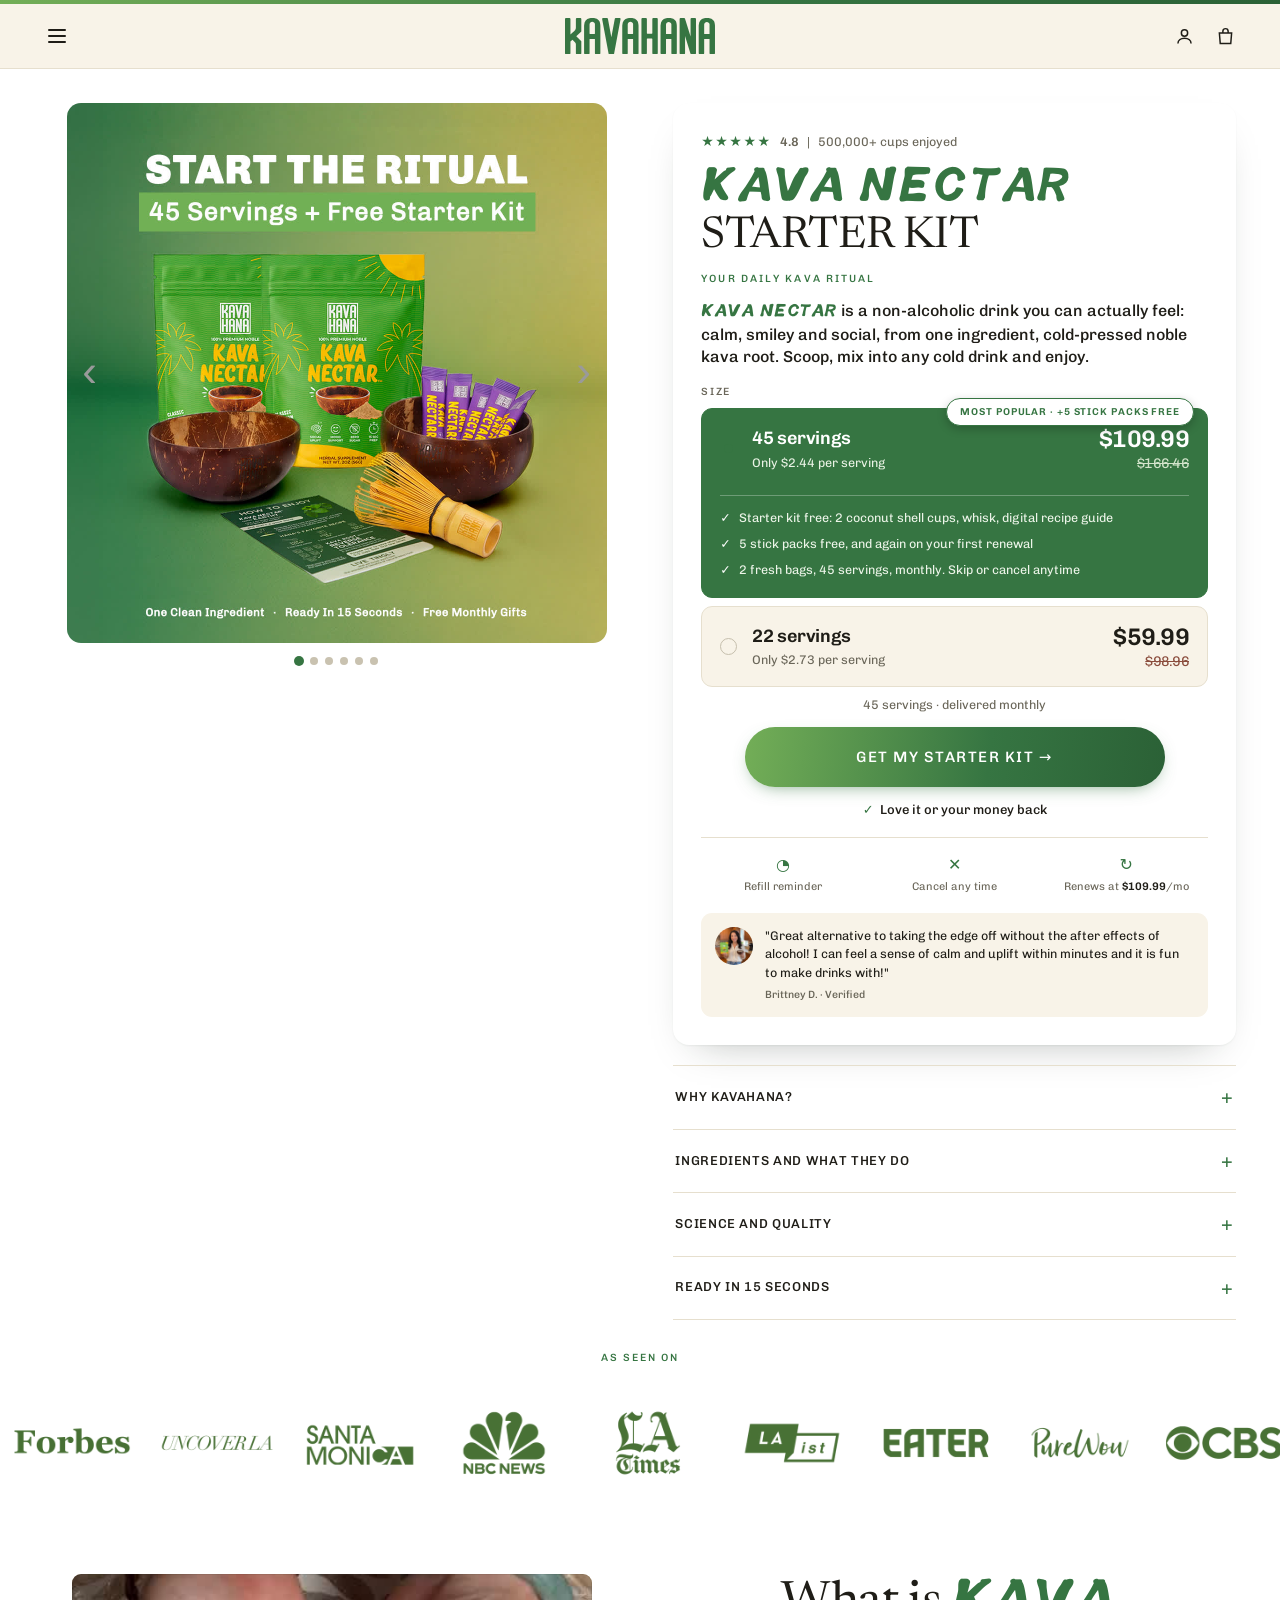
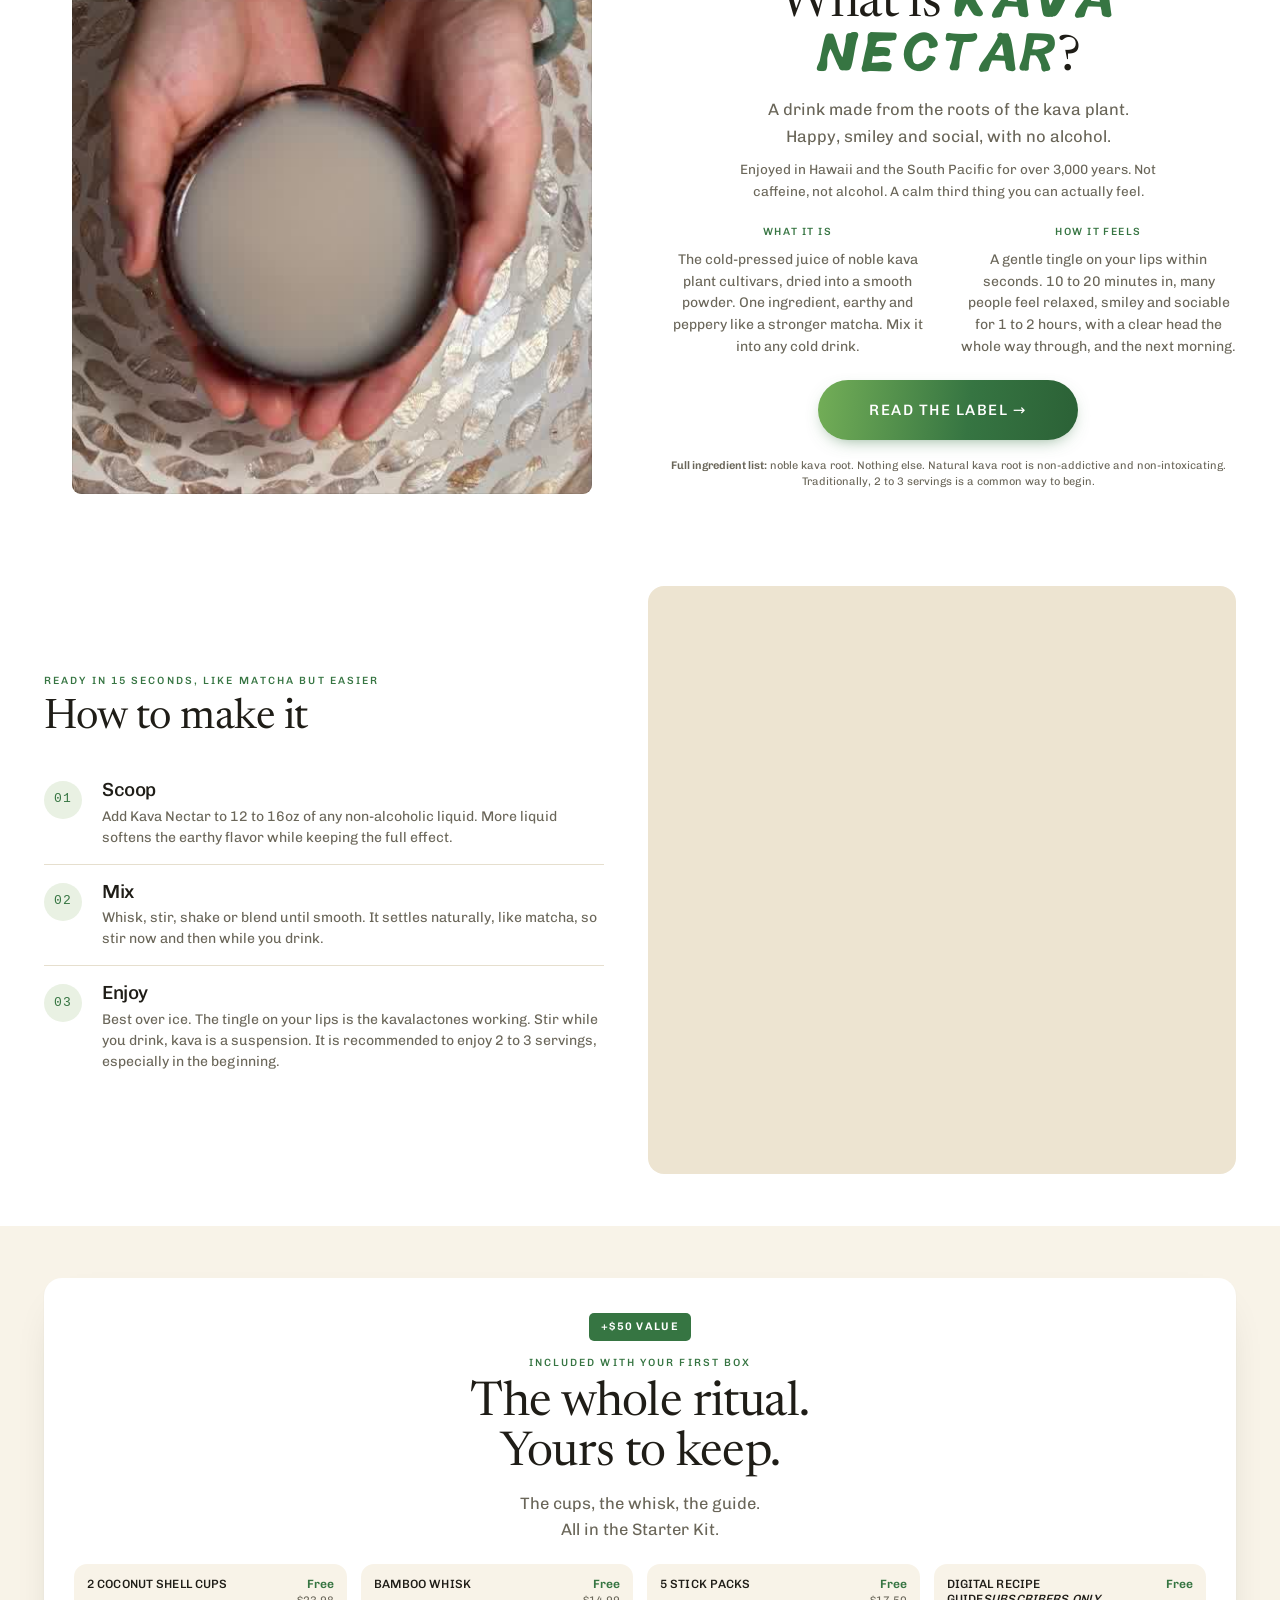
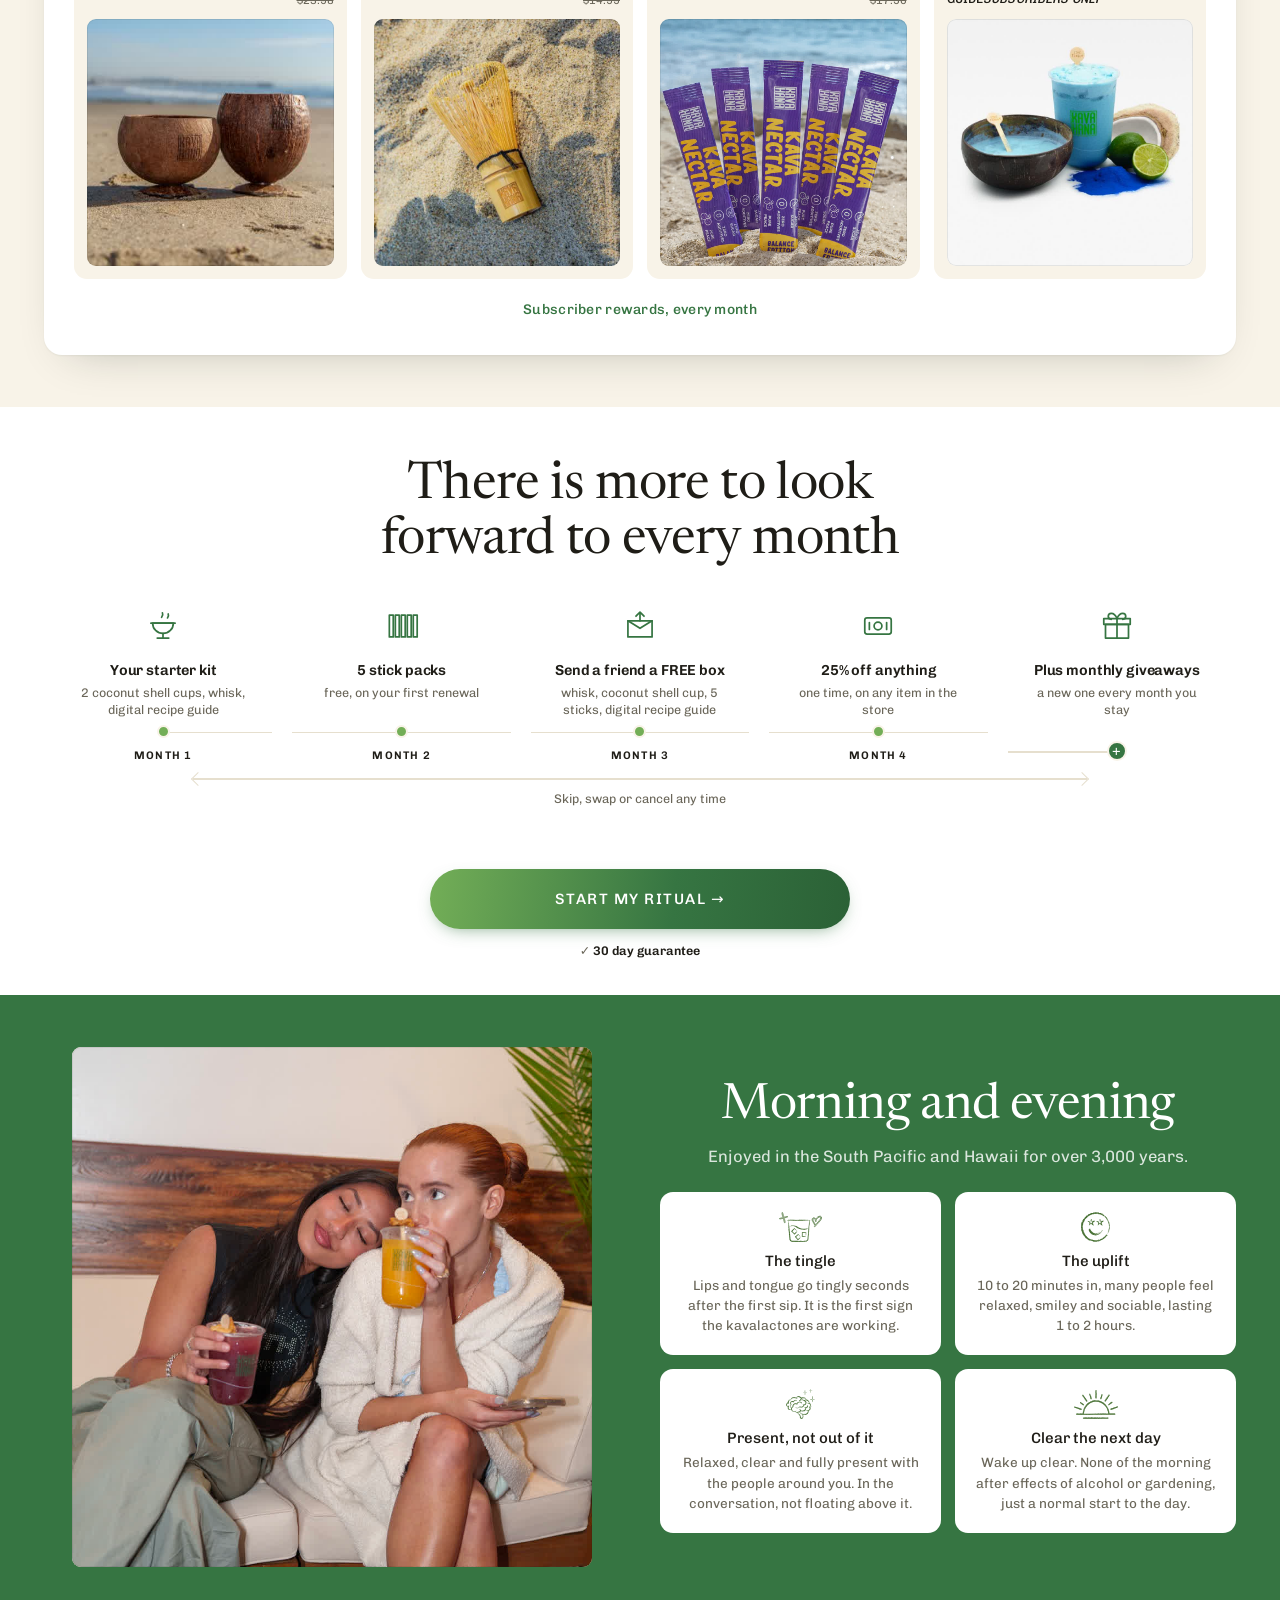
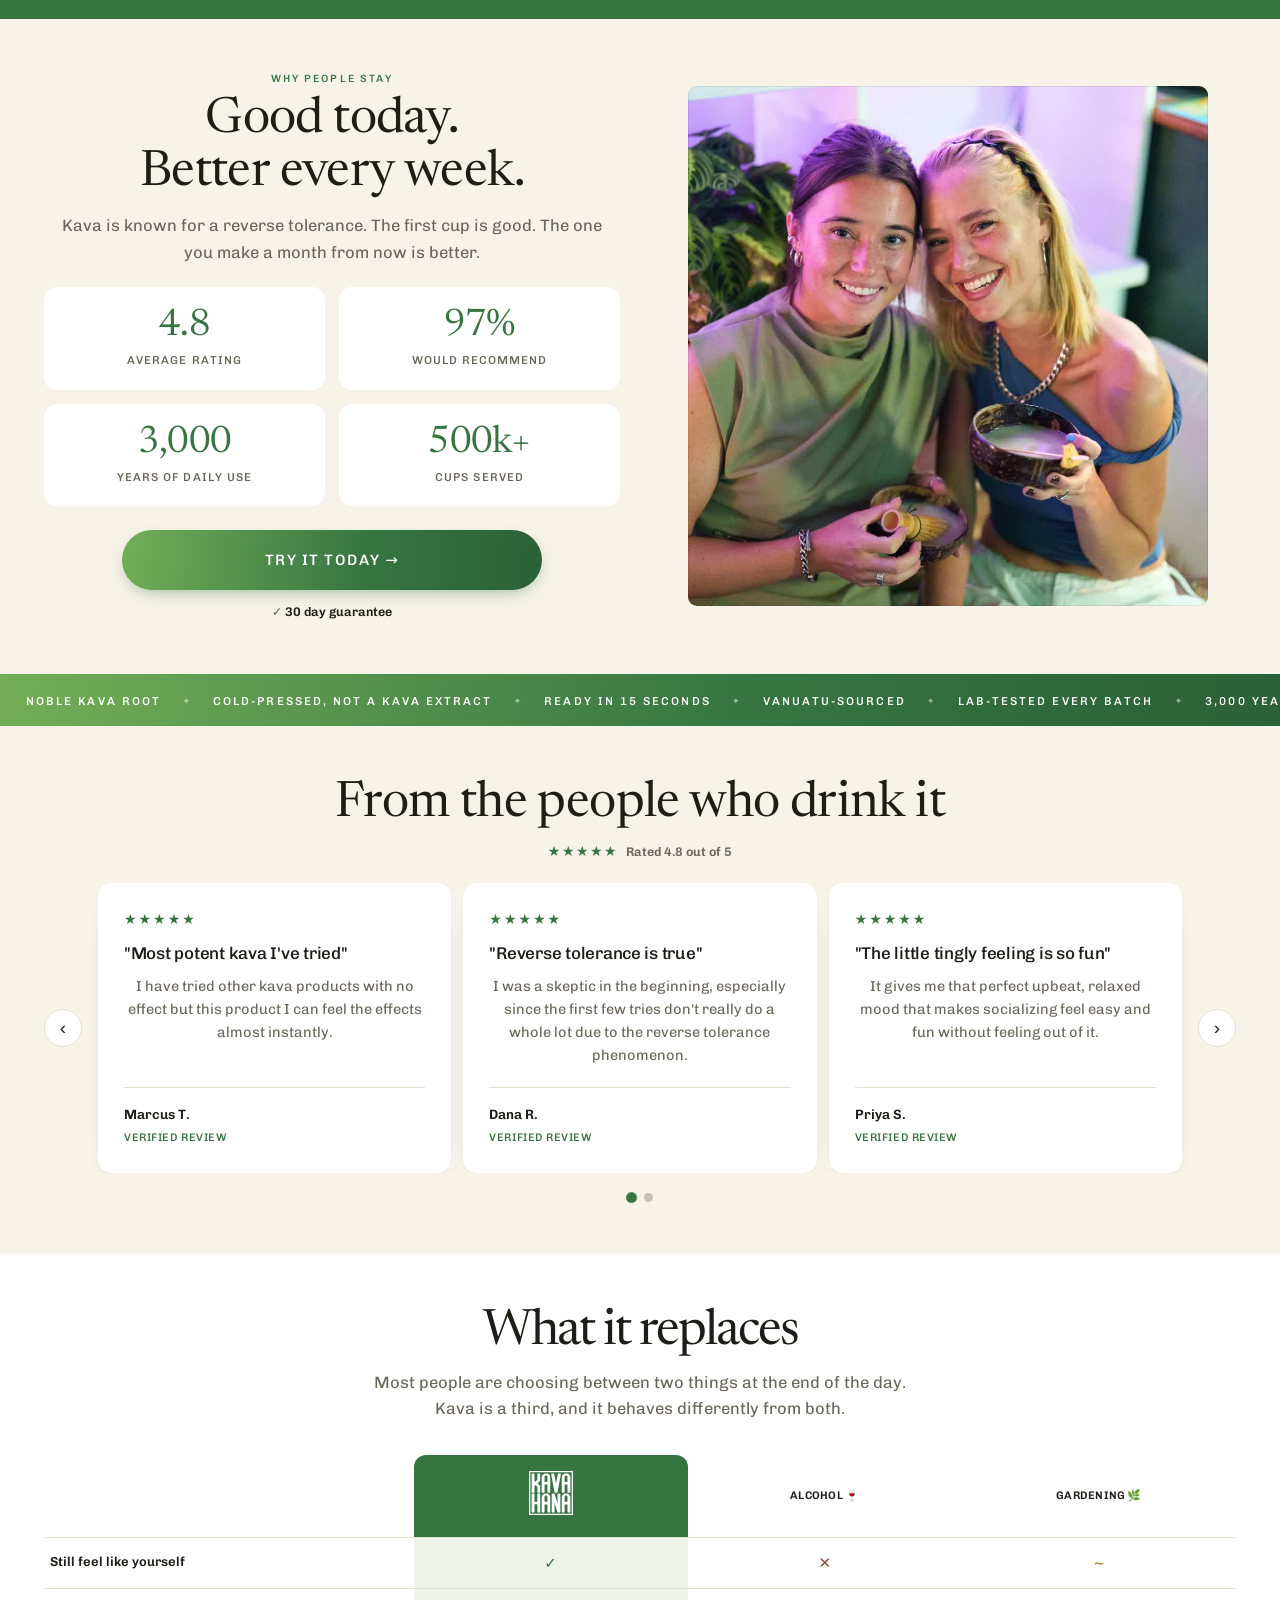
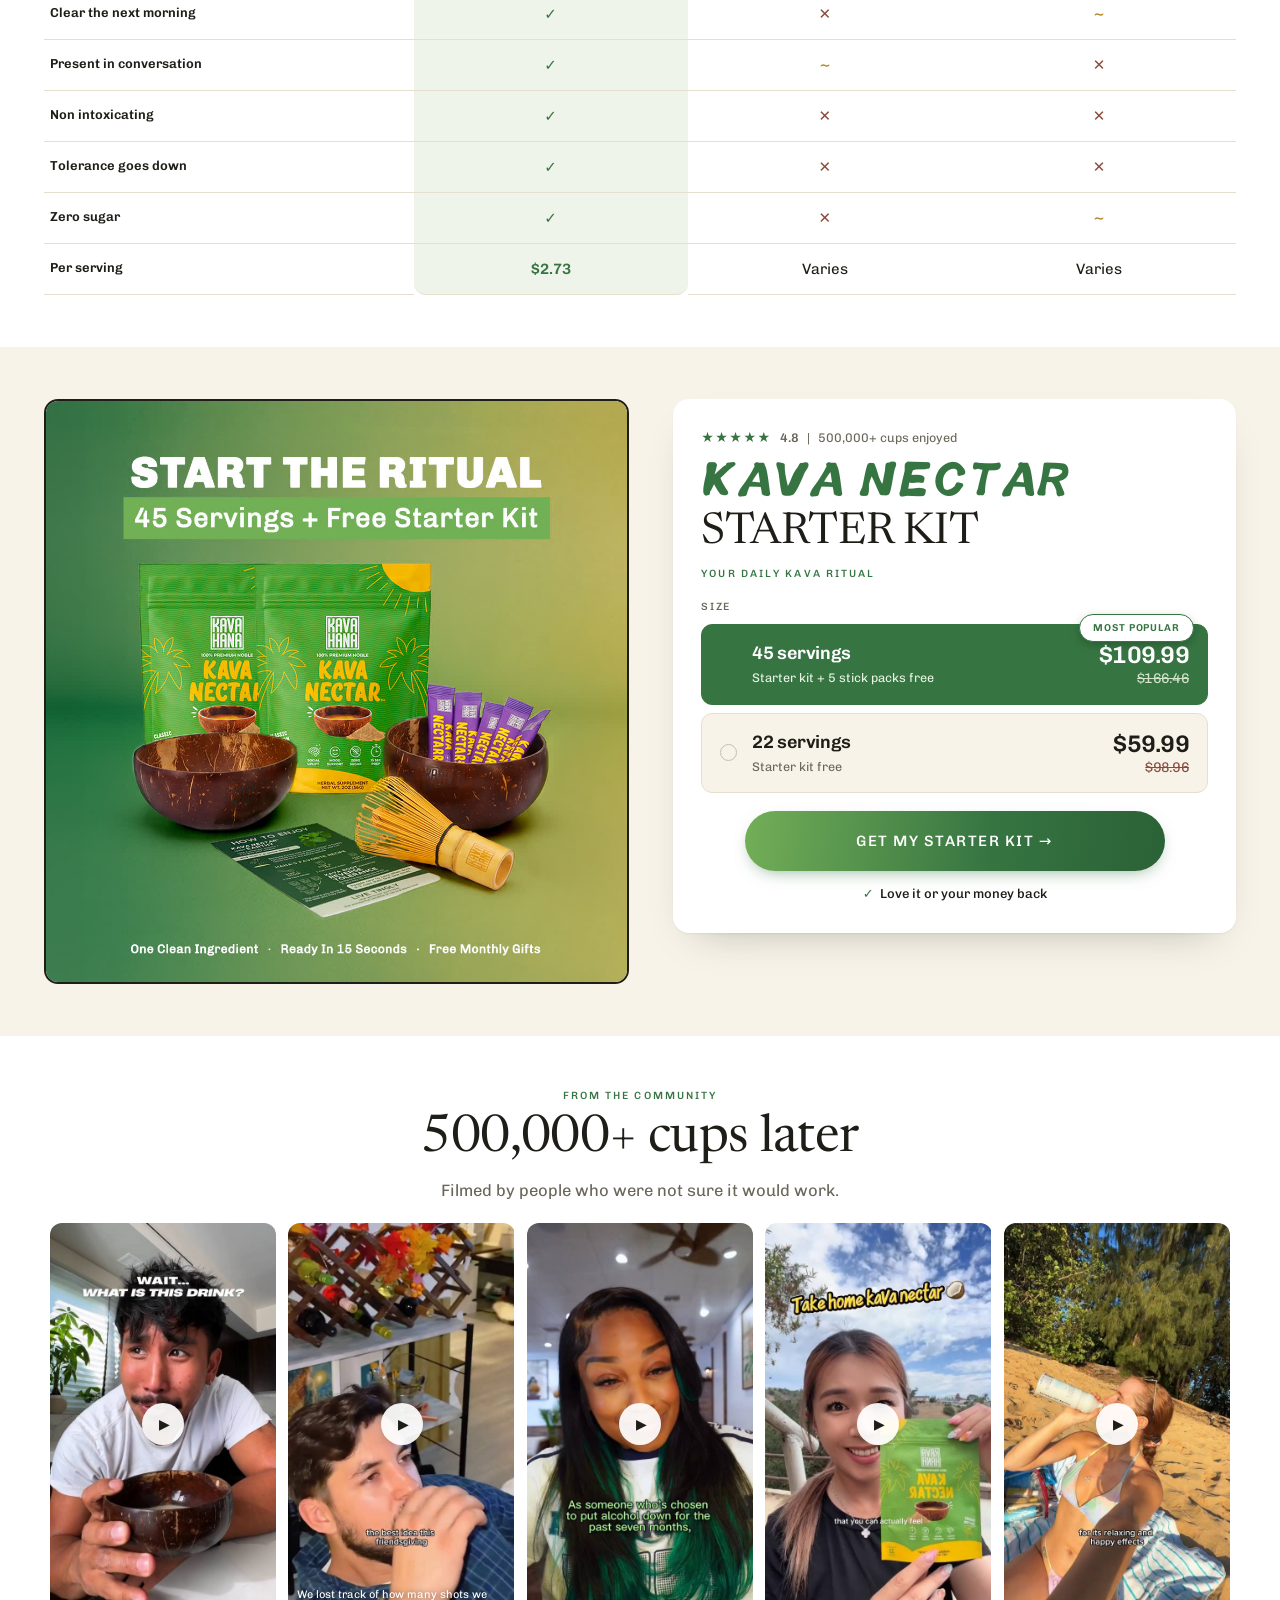
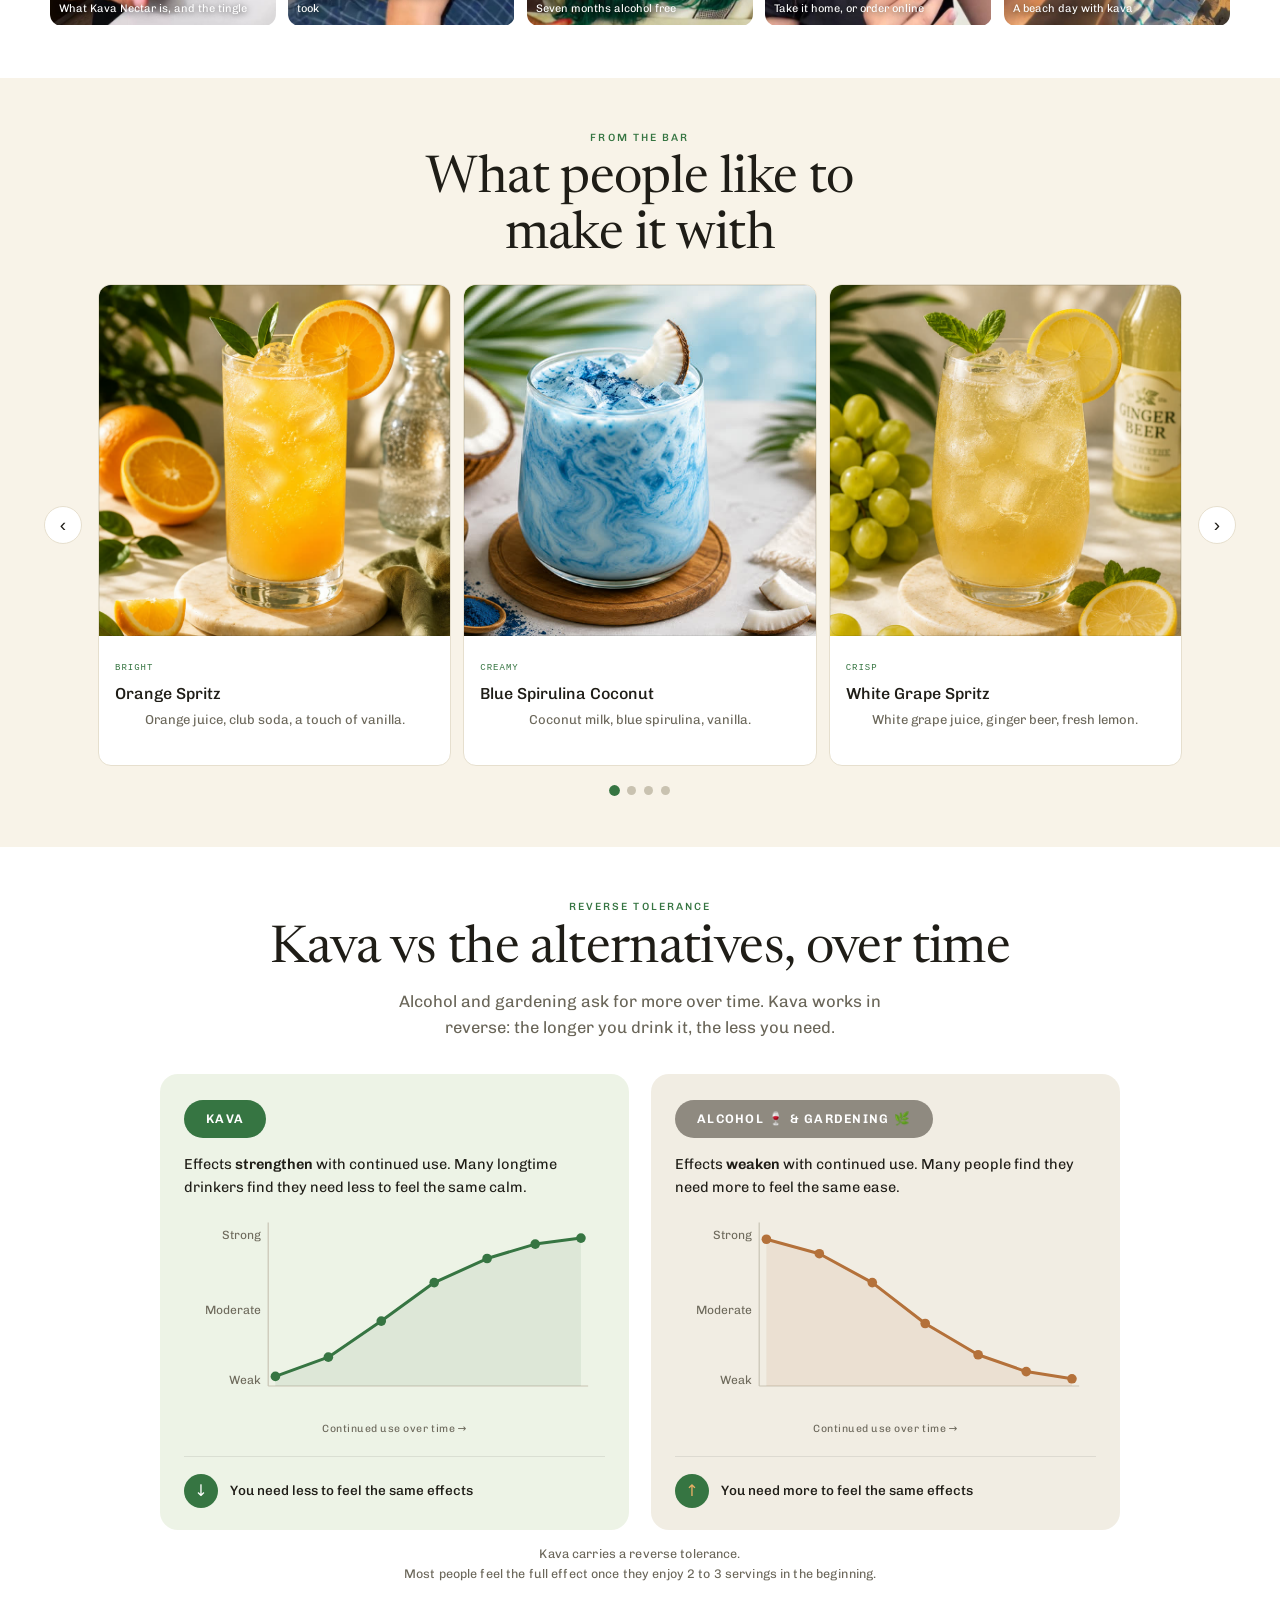
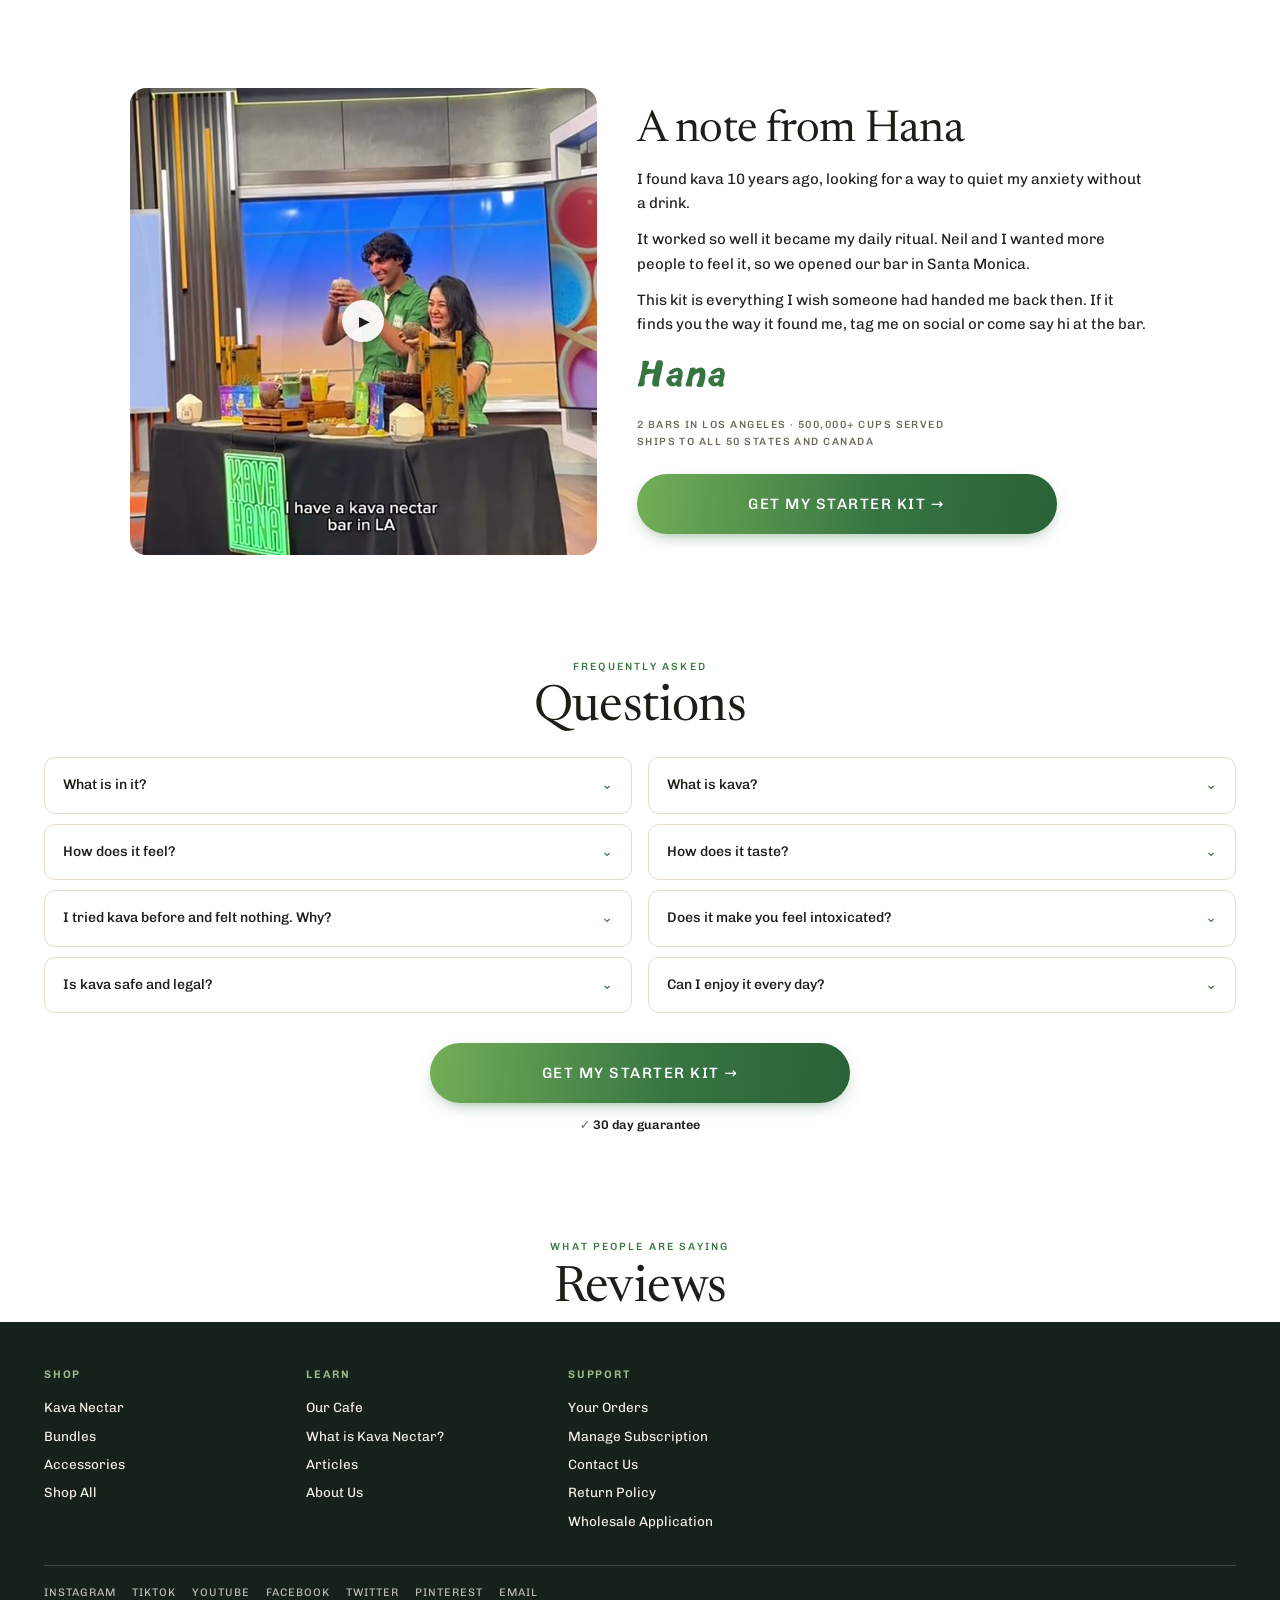
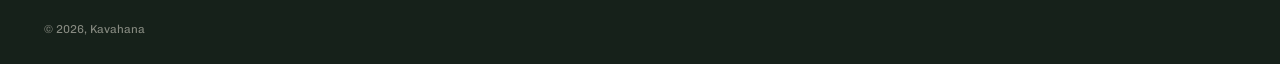
<file: v2.html>
<!doctype html>
<html lang="en">
<head>
<meta charset="utf-8">
<meta name="viewport" content="width=device-width, initial-scale=1">
<meta name="robots" content="noindex, nofollow">
<title>Kavahana &middot; Nectar Starter Kit (v2)</title>
<meta name="description" content="The Starter Kit subscription PDP mockup.">
<link rel="preload" as="font" type="font/woff2" href="fonts/chivo-var.woff2" crossorigin>
<link rel="preload" as="font" type="font/woff2" href="fonts/newsreader-var.woff2" crossorigin>
<style>

@font-face{font-family:Chivo;font-style:normal;font-weight:100 900;font-display:swap;
  src:url(fonts/chivo-var.woff2) format('woff2-variations'),url(fonts/chivo-var.woff2) format('woff2')}
@font-face{font-family:Newsreader;font-style:normal;font-weight:200 800;font-display:swap;
  src:url(fonts/newsreader-var.woff2) format('woff2-variations'),url(fonts/newsreader-var.woff2) format('woff2')}
@font-face{font-family:'Mauna Loa';font-style:normal;font-weight:400;font-display:swap;
  src:url(fonts/MaunaLoa.otf) format('opentype')}

:root{--green:#367542;--green2:#73AE57;--mint:#8AC79A;--cream:#F8F3E8;--bone:#FFFFFF;--ink:#1F1D17;--deep:#14261A;--lav:#F8F3E8;--line:#E6DFCE;--grey:#6A6659;--clay:#8A4B3B;--card:#FFFFFF;--grad:linear-gradient(96deg,#73AE57,#367542 58%,#2B6136);}
*{margin:0;padding:0;box-sizing:border-box}
html{-webkit-text-size-adjust:100%;scroll-behavior:smooth;overflow-x:clip}
body{overflow-x:clip}
body{font-family:Chivo,ui-sans-serif,system-ui,-apple-system,'Segoe UI',sans-serif;background:#fff;color:var(--ink);font-size:16px;line-height:1.6;-webkit-font-smoothing:antialiased;padding-bottom:0}
img{max-width:100%;display:block}
.mauna{font-family:'Mauna Loa',ui-serif,'Iowan Old Style',Georgia,serif;letter-spacing:.03em;font-weight:400;color:var(--green)}
section.green .mauna,.mq .mauna{color:inherit}
.opt.sel .mauna,.opt.sel .optbens .mauna{color:inherit}

.tpl{position:sticky;top:0;z-index:90;background:#111;color:#fff;padding:7px 16px;display:flex;justify-content:space-between;gap:10px;flex-wrap:wrap;align-items:center}
.tpl .t{font-family:ui-monospace,monospace;font-size:10px;letter-spacing:.12em;text-transform:uppercase;opacity:.8}
.tpl .t b{color:var(--green2);opacity:1}
.tpl button{font:inherit;font-family:ui-monospace,monospace;font-size:10px;background:transparent;color:#fff;border:1px solid #444;padding:5px 12px;cursor:pointer;border-radius:999px}
.note{display:block;font-family:ui-monospace,monospace;font-size:10px;letter-spacing:.06em;text-transform:uppercase;color:var(--green);background:#EAF1E3;border-left:2px solid var(--green);padding:6px 10px;margin:0 0 14px}
body.hide-notes .note{display:none}

/* ---- 1. top bar + nav (ED chrome) ---- */
.topbar{background:#111;color:#fff;text-align:center;padding:9px 16px;font-size:11px;letter-spacing:.14em;text-transform:uppercase;font-weight:500}
.topbar span{opacity:.55;margin:0 10px}
.gradline{height:4px;background:var(--grad)}
.nav{background:var(--cream);border-bottom:1px solid var(--line);position:sticky;top:0;z-index:60}
.nav .in{max-width:1240px;margin:0 auto;padding:14px 24px;display:grid;grid-template-columns:1fr auto 1fr;align-items:center;gap:16px}
.nav .l,.nav .r{display:flex;gap:20px;align-items:center}
.nav .r{justify-content:flex-end}
.burger{background:none;border:0;padding:4px;cursor:pointer;display:grid;gap:4px;width:26px}
.burger span{display:block;height:2px;background:var(--ink);border-radius:2px}
.nav .ico{width:21px;height:21px;color:var(--ink);cursor:pointer}
.wordmark{width:150px;height:auto;color:var(--green);margin:0 auto}
@media(max-width:620px){.wordmark{width:118px}.nav .in{padding:12px 18px}}

.wrap{max-width:1240px;margin:0 auto;padding:0 24px}
section{padding:52px 0}
section.lav{background:var(--cream)}
section.green{background:var(--green);color:#fff}
section.green h1,section.green h2,section.green h3{color:#fff}
section.green p,section.green .lead{color:rgba(255,255,255,.82)}
section.green .eyebrow{color:var(--mint)}
section.green .bn,section.green .gt,section.green .st4>div{color:var(--ink)}
section.green .bn h3,section.green .gt h3,section.green .st4 h3{color:var(--ink)}
section.green .bn p,section.green .gt p,section.green .st4 p{color:var(--grey)}
section.green .slot .lbl{color:#46523F}
section.green .bn .ic{color:var(--green)}
section.tight{padding:30px 0}
h1,h2{font-family:Newsreader,ui-serif,Georgia,serif;font-weight:400;letter-spacing:-.012em;line-height:1.06}
h3{font-weight:500;letter-spacing:0;line-height:1.2}
b,strong{font-weight:600}
.htoh2,.gifth2,.btbh2,.ctrh{font-family:Newsreader,ui-serif,Georgia,serif;font-weight:400}
h2{font-size:clamp(30px,4.3vw,50px)}
.h2c{text-align:center;margin-bottom:14px}
.lead{color:var(--grey);font-size:16.5px;max-width:54ch;margin-bottom:0}
.ctr{text-align:center}.ctr .lead{margin:0 auto}
.ctrh{text-align:center}
.splitctr{text-align:center}
.splitctr .lead,.splitctr .ben2,.splitctr .st4{margin-left:auto;margin-right:auto}
.splitctr .guar{text-align:center}

/* ---- shared pill CTA (ED signature) ---- */
.pill-cta{display:block;width:100%;max-width:420px;margin:0 auto;background:var(--grad);color:#fff;border:0;font:inherit;font-weight:500;font-size:15px;padding:18px 26px;border-radius:999px;cursor:pointer;letter-spacing:.1em;text-transform:uppercase;box-shadow:0 6px 18px -8px rgba(54,117,66,.7);transition:transform .12s,box-shadow .16s}
.pill-cta:hover{transform:translateY(-1px);box-shadow:0 10px 24px -8px rgba(54,117,66,.8)}
.guar{text-align:center;font-size:12.5px;color:var(--grey);margin-top:12px}
.guar b{color:var(--ink)}

/* ---- image slots ---- */
.slot{position:relative;overflow:hidden;border-radius:14px;background:
  radial-gradient(130% 100% at 24% 14%, rgba(115,174,87,.34), transparent 60%),
  radial-gradient(120% 110% at 84% 92%, rgba(54,117,66,.48), transparent 58%),
  linear-gradient(155deg,#EDE4D1,#D6CBB2);display:flex;align-items:flex-end}
.slot::after{content:"";position:absolute;inset:0;border-radius:14px;box-shadow:inset 0 0 0 1px rgba(22,33,26,.09)}
.slot span.lbl{position:relative;font-family:ui-monospace,monospace;font-size:9.5px;letter-spacing:.08em;text-transform:uppercase;color:#46523F;background:rgba(255,253,248,.82);padding:5px 8px;margin:11px;border-radius:5px}
.slot.sq{aspect-ratio:1}.slot.wide{aspect-ratio:4/3}.slot.v{aspect-ratio:9/16}

/* ---- 3. HERO ---- */
.hero{display:grid;grid-template-columns:1.04fr 1fr;gap:44px;padding:34px 0 0;align-items:start}
.gal{position:sticky;top:78px;max-width:540px;justify-self:center;width:100%}
.galwrap{position:relative;border-radius:14px;overflow:hidden}
.gnav{position:absolute;top:50%;transform:translateY(-50%);z-index:3;width:34px;height:64px;
  border:0;background:transparent;color:#9a9a9a;font-size:44px;font-weight:200;line-height:1;cursor:pointer;
  display:none;align-items:center;justify-content:center;padding:0 0 4px;transition:color .15s}
.gnav:hover{color:#616161}
.gprev{left:6px}
.gnext{right:6px}
@media(min-width:760px){
  .gnav{display:flex}
  .slides,.ctrack{cursor:grab}
  .slides.dragging,.ctrack.dragging{cursor:grabbing;scroll-snap-type:none;scroll-behavior:auto}
}
.slides{display:flex;overflow-x:auto;overflow-y:hidden;scroll-snap-type:x mandatory;scroll-behavior:smooth;scrollbar-width:none;-webkit-overflow-scrolling:touch;overscroll-behavior-x:contain;touch-action:pan-x pan-y pinch-zoom}
.slides::-webkit-scrollbar{display:none}
.slide{flex:0 0 100%;scroll-snap-align:start;scroll-snap-stop:always}
.slide .slot{border-radius:0}
.heroimg,.galimg{width:100%;height:100%;aspect-ratio:1;object-fit:cover;display:block}
.dots2{display:flex;gap:7px;justify-content:center;margin-top:14px}
.dots2 button{width:8px;height:8px;border-radius:50%;border:0;padding:0;background:#C9C2B0;cursor:pointer;transition:background .15s,transform .15s}
.dots2 button.on{background:var(--green);transform:scale(1.25)}

/* buy box */
.buy{background:var(--card);border-radius:16px;padding:28px;box-shadow:0 1px 2px rgba(22,33,26,.05),0 18px 40px -24px rgba(22,33,26,.35)}
.eyebrow{font-size:10.5px;font-weight:500;letter-spacing:.2em;text-transform:uppercase;color:var(--green);margin-bottom:7px}
.eyebrow-sub{margin:2px 0 12px}
.stars-row .ph{margin-left:8px}
.buy h1{font-size:clamp(32px,3.9vw,44px);margin-bottom:10px;letter-spacing:-.01em}
.stars-row{display:flex;align-items:center;gap:8px;font-size:12.5px;color:var(--grey);margin-bottom:13px;flex-wrap:wrap}
.stars-row .s{color:var(--green);letter-spacing:1.5px;font-size:14px}
.getline{font-weight:500;font-size:16px;margin-bottom:9px;line-height:1.35}
.desc{font-size:14.5px;color:var(--grey);margin-bottom:17px}
.pricerow{display:flex;align-items:baseline;gap:11px;flex-wrap:wrap;margin-bottom:4px}
.pricerow .p{font-size:34px;font-weight:600;letter-spacing:-.035em;color:var(--green);line-height:1}
.pricerow s{font-size:17px;color:var(--grey);font-weight:400}
.shipfree{background:var(--green);color:#fff;font-size:9.5px;font-weight:600;padding:4px 9px;border-radius:999px;letter-spacing:.08em;text-transform:uppercase}
.perserv{font-size:12.5px;font-weight:500;color:var(--ink);margin-bottom:16px}

/* option selectors (ED radio cards) */
.optlabel{font-size:10.5px;font-weight:500;letter-spacing:.16em;text-transform:uppercase;color:var(--grey);margin:16px 0 8px}
.opt{border:1.5px solid var(--line);background:var(--cream);border-radius:11px;padding:17px 18px;cursor:pointer;display:grid;grid-template-columns:20px 1fr auto;gap:12px;align-items:center;margin-bottom:8px;position:relative;transition:border-color .14s}
.opt:hover{border-color:var(--green2)}
.opt.sel{border-color:var(--green);background:var(--green);box-shadow:none}
.opt.sel .nm,.opt.sel .pr{color:#fff}
.opt.sel .nm small{color:#EAF3E5}
.opt.sel .pr s{color:#D3E4CB}
.opt.sel .rad{border-color:#fff}
.opt.sel .rad::after{background:#fff}
.opt.sel .tag{background:#fff;color:var(--green);box-shadow:0 3px 10px rgba(0,0,0,.22);border:1.5px solid var(--green)}
.optbens{display:none;margin-top:12px;padding-top:12px;border-top:1px solid rgba(255,255,255,.28);grid-column:1/-1}
.opt.sel .optbens{display:grid;gap:6px}
.optbens span{font-size:12.5px;color:#EDF5E9}
.optbens span::before{content:"\2713";color:#fff;font-weight:400;margin-right:8px}
.opt .rad{width:17px;height:17px;border-radius:50%;border:1.5px solid #C6BFAD;position:relative}
.opt.sel .rad{border-color:var(--green)}
.opt.sel .rad::after{content:"";position:absolute;inset:3px;border-radius:50%;background:var(--green)}
.opt .nm{font-size:18px;font-weight:600;line-height:1.2;letter-spacing:-.015em}
.opt .nm small{display:block;font-size:11.5px;font-weight:400;color:var(--grey);margin-top:2px}
.opt .pr{text-align:right;font-weight:600;font-size:24px;white-space:nowrap;letter-spacing:-.03em;color:var(--ink);line-height:1.1}
.opt .pr s{display:block;font-size:14px;color:var(--clay);font-weight:400;margin-top:3px}
.opt .tag{position:absolute;top:-11px;right:13px;background:var(--green);color:#fff;font-size:10px;font-weight:600;padding:5px 13px;border-radius:999px;letter-spacing:.09em;text-transform:uppercase;white-space:nowrap}
.giftline{background:#E9F1E3;border-radius:9px;padding:11px 13px;font-size:12.5px;margin:10px 0 0;color:var(--green);font-weight:500}

.opt .nm small{display:block;font-size:12.5px;font-weight:400;color:var(--grey);margin-top:5px;letter-spacing:0}
.guarline{text-align:center;font-size:13px;font-weight:500;margin-top:13px;color:var(--ink)}
.guarline::before{content:"\2713";color:var(--green);font-weight:400;margin-right:6px}
.icons3{display:grid;grid-template-columns:repeat(3,1fr);gap:8px;margin-top:16px;padding-top:16px;border-top:1px solid var(--line)}
.icons3 div{text-align:center;font-size:11px;color:var(--grey);line-height:1.35}
.icons3 .i{font-size:16px;color:var(--green);margin-bottom:5px}
.icons3 b{color:var(--ink);font-weight:600}
.subline{font-size:12.5px;color:var(--grey);text-align:center;margin-top:14px}
.quotecard{display:flex;gap:12px;align-items:flex-start;background:var(--cream);border-radius:11px;padding:14px;margin-top:18px}
.quotecard .av{width:38px;height:38px;border-radius:50%;flex:0 0 38px;background:linear-gradient(150deg,#D6CBB2,#B9AE94);object-fit:cover;display:block}
.quotecard p{font-size:12.5px;line-height:1.45}
.quotecard .w{font-size:10.5px;color:var(--grey);margin-top:5px;font-weight:500}

/* accordions under buy box */
.acc{margin-top:20px}
.acc details{border-top:1px solid var(--line)}
.acc details:last-child{border-bottom:1px solid var(--line)}
.acc summary{cursor:pointer;padding:16px 2px;font-weight:500;font-size:13px;letter-spacing:.05em;text-transform:uppercase;list-style:none;display:flex;justify-content:space-between;gap:14px;align-items:center}
.acc summary::-webkit-details-marker{display:none}
.acc summary::after{content:"+";color:var(--green);font-weight:400;font-size:19px}
.acc details[open] summary::after{content:"\2013"}
.acc details p{padding:0 2px 16px;font-size:14px;color:var(--grey)}
.acc details ul{padding:0 2px 16px 20px;font-size:14px;color:var(--grey)}

/* ---- how to use ---- */
.howto-sec{padding-top:40px}
.htoh2{font-size:clamp(28px,4vw,42px);margin-bottom:4px}
.howto{display:grid;grid-template-columns:1fr 1.05fr;gap:44px;align-items:center}
.steps2{margin-top:22px;display:grid;gap:0}
.stp{display:grid;grid-template-columns:44px 1fr;gap:14px;padding:16px 0;border-bottom:1px solid var(--line);align-items:start}
.stp:last-child{border-bottom:0}
.htn{font-family:ui-monospace,monospace;font-size:13px;font-weight:500;letter-spacing:.1em;color:var(--green);background:#E9F1E3;border-radius:999px;width:38px;height:38px;display:flex;align-items:center;justify-content:center;margin-top:2px}
.stp h3{font-size:19px;letter-spacing:-.02em;margin-bottom:4px}
.stp p{font-size:14px;color:var(--grey);line-height:1.5}
.howto-gif{position:relative}
.howto-gif .slot{aspect-ratio:1;border-radius:16px}
.howto-gif video.slot{width:100%;height:auto;object-fit:cover;display:block;background:#EDE4D1}
.howto-gif .play{position:absolute;inset:0;margin:auto;width:52px;height:52px;border-radius:50%;background:rgba(255,253,248,.92);display:flex;align-items:center;justify-content:center;font-size:17px;padding-left:4px;color:var(--ink);box-shadow:0 6px 20px -8px rgba(22,33,26,.4)}
@media(max-width:900px){
  .howto{grid-template-columns:1fr;gap:22px}
  .howto-gif{order:-1}
  .howto-gif .slot{aspect-ratio:1}
  .stp{padding:13px 0}
  .stp h3{font-size:17px}
  .stp p{font-size:13.5px}
}

/* ---- 4. gift band ---- */
.giftband{background:var(--lav);border-radius:0}
.gifthead{display:inline-block;background:var(--green);color:#fff;font-size:10px;font-weight:600;letter-spacing:.14em;text-transform:uppercase;padding:5px 12px;border-radius:999px;margin-bottom:12px}
.giftpanel{background:var(--card);border-radius:18px;padding:34px 30px;box-shadow:0 1px 2px rgba(22,33,26,.05),0 18px 44px -26px rgba(22,33,26,.3)}
.gifth2{font-size:clamp(32px,4.4vw,48px);letter-spacing:-.012em;line-height:1.05}
.valchip{display:inline-block;background:var(--green);color:#fff;font-size:11px;font-weight:600;letter-spacing:.12em;text-transform:uppercase;padding:5px 12px;border-radius:5px;margin-bottom:14px}
.gifts{display:grid;grid-template-columns:repeat(4,minmax(0,1fr));gap:14px;margin-top:22px;text-align:left}
.gt{background:var(--cream);border-radius:13px;padding:13px;display:flex;flex-direction:column}
.gt .shot{margin-top:auto}
.gh{display:flex;justify-content:space-between;align-items:flex-start;gap:8px;margin-bottom:10px;min-height:32px}
.gn{font-size:12px;font-weight:500;line-height:1.25;letter-spacing:.01em;text-transform:uppercase}
.gf{font-size:12px;font-weight:600;color:var(--green);text-align:right;white-space:nowrap;line-height:1.2}
.gf s{display:block;font-size:11px;color:var(--grey);font-weight:400;margin-top:2px}
.gt .slot{aspect-ratio:1;border-radius:9px}
.shot{aspect-ratio:1;border-radius:9px;overflow:hidden;position:relative;background:#EDE4D1}
.shot img{width:100%;height:100%;object-fit:cover;object-position:50% 50%;display:block}
.shot-drinks img{object-position:50% 72%}
.shot-bar img{object-position:50% 67%}
.shot-hands img{object-position:50% 28%}
.split > .shot{max-width:520px;width:100%;margin-left:auto;margin-right:auto}
.shot::after{content:"";position:absolute;inset:0;border-radius:9px;box-shadow:inset 0 0 0 1px rgba(22,33,26,.09)}
@media(max-width:760px){.gifts{grid-template-columns:repeat(2,minmax(0,1fr))}}
@media(min-width:1001px){
  .ctable th:first-child,.ctable td:first-child{font-size:15.5px}
  .ctable thead th{font-size:13.5px;padding:12px 4px}
  .ctable th,.ctable td{padding:11px 6px}
  .ctable .yes,.ctable .no,.ctable .mid{font-size:17px}
  .ctable .wm{font-size:16px}
  .ctable td{font-size:15px}
}
.moregifts{text-align:center;margin-top:20px;font-size:14px;font-weight:500;letter-spacing:.02em;color:var(--green)}

/* ---- 6. press ---- */
.press{display:grid;grid-template-columns:repeat(3,1fr);gap:34px;align-items:start}
.pq p{font-size:14.5px;line-height:1.5;font-style:italic;min-height:96px}
.pq .logo{margin-top:16px;font-size:19px;font-weight:500;letter-spacing:-.02em;opacity:.72;text-align:center}
.dots{display:flex;gap:7px;justify-content:center;margin-top:26px}
.dots i{width:8px;height:8px;border-radius:50%;background:#C9C2B0;display:block}
.dots i.on{background:var(--green)}

/* ---- 7. transform ---- */
.split{display:grid;grid-template-columns:1fr 1fr;gap:40px;align-items:center}
.ben2{display:grid;grid-template-columns:1fr 1fr;gap:14px;margin-top:22px}
.bn{background:var(--card);border-radius:13px;padding:20px}
.bn .ic{width:38px;height:38px;color:var(--green);margin-bottom:10px}
.bn .ic svg{width:100%;height:100%}
.bn .ic img{width:100%;height:100%;object-fit:contain;display:block;margin:0 auto}
.bn .ic{height:30px;width:44px;margin:0 auto 10px;display:flex;align-items:center;justify-content:center}
.bn h3{font-size:15px;margin-bottom:5px}
.bn p{font-size:13.5px;color:var(--grey);line-height:1.5}

/* ---- 8. stats ---- */
.st4{display:grid;grid-template-columns:1fr 1fr;gap:14px;margin:22px 0 24px}
.st4 > div{background:var(--card);border-radius:13px;padding:20px}
.st4 .n{font-family:Newsreader,ui-serif,Georgia,serif;font-size:clamp(28px,3.6vw,38px);font-weight:400;color:var(--green);letter-spacing:-.02em;line-height:1}
.st4 .l{font-size:11.5px;font-weight:500;letter-spacing:.09em;text-transform:uppercase;color:var(--grey);margin-top:6px}

/* section photos stay square without ballooning when the split stacks */
.split > .slot{max-width:520px;width:100%;margin-left:auto;margin-right:auto}

/* ---- 4b. subscriber perks ---- */
.perkgrid{display:grid;grid-template-columns:repeat(5,1fr);gap:0;margin-top:34px}
.perk{display:flex;flex-direction:column;align-items:center;text-align:center;position:relative;padding:0 10px}
.pic{width:46px;height:46px;color:var(--green);margin-bottom:12px}
.pic svg{width:100%;height:100%}
.pt{font-size:14.5px;font-weight:600;letter-spacing:-.01em;line-height:1.25}
.ps{font-size:12.5px;color:var(--grey);margin-top:4px;line-height:1.4;max-width:22ch}
.pdot{position:relative;width:100%;height:26px;margin-top:auto;display:flex;align-items:center;justify-content:center}
.pdot::before{content:"";position:absolute;left:0;right:0;top:50%;height:1.5px;background:var(--line)}
.perk:first-child .pdot::before{left:50%}
.perk:last-child .pdot::before{right:50%}
.pdot span{position:relative;width:13px;height:13px;border-radius:50%;background:var(--green2);border:2px solid var(--cream)}
.pdot.pplus span{width:20px;height:20px;background:var(--green);color:#fff;display:flex;align-items:center;justify-content:center;font-size:14px;font-weight:400;line-height:1;border-color:var(--cream)}
.pm{font-size:11px;font-weight:600;letter-spacing:.11em;text-transform:uppercase;color:var(--ink);padding-top:2px}
.perkbar{position:relative;display:flex;flex-direction:column;align-items:center;margin-top:14px}
.pbline{display:block;width:calc(100% - 25%);height:1.5px;background:var(--line);position:relative}
.pbline::before,.pbline::after{content:"";position:absolute;top:-4px;width:9px;height:9px;border-top:1.5px solid var(--line);border-right:1.5px solid var(--line)}
.pbline::before{left:0;transform:rotate(-135deg)}
.pbline::after{right:0;transform:rotate(45deg)}
.pbtext{font-size:12.5px;color:var(--grey);margin-top:9px}
@media(max-width:960px){
  .perkgrid{grid-template-columns:repeat(2,minmax(0,1fr));gap:28px 14px;margin-left:auto;margin-right:auto;max-width:560px}
  .perk:nth-child(5){grid-column:1/-1;justify-self:center}
  .perk .pdot{display:none}
  .pm{margin-top:auto;padding-top:10px}
  .pbline{width:70%}
}
@media(max-width:560px){
  .perkgrid{gap:26px 14px}
}

/* ---- 3b. as seen on ---- */
.seenon{padding:30px 0 6px}
.pmq{overflow:hidden;width:100vw;max-width:100vw;margin-left:calc(50% - 50vw);margin-top:10px}
.ptrack{display:inline-flex;align-items:center;animation:psc 31s linear infinite;will-change:transform;transform:translateZ(0);backface-visibility:hidden}
.plogo{flex:0 0 auto;width:132px;height:132px;display:flex;align-items:center;justify-content:center;margin:0 6px}
.plogo img{width:100%;height:100%;object-fit:contain;display:block}
@keyframes psc{from{transform:translateX(0)}to{transform:translateX(-50%)}}
@media(prefers-reduced-motion:reduce){.ptrack{animation:none}}
@media(max-width:620px){.plogo{width:104px;height:104px;margin:0 2px}}

/* ---- 9. marquee ---- */
.mq{background:var(--grad);color:#fff;padding:13px 0;overflow:hidden;white-space:nowrap}
.mq .track{display:inline-flex;gap:0;animation:sc 96s linear infinite;will-change:transform}
.mq span{font-size:11.5px;font-weight:500;letter-spacing:.18em;text-transform:uppercase;padding:0 26px;position:relative}
.mq span::after{content:"\2726";position:absolute;right:-5px;top:50%;transform:translateY(-50%);opacity:.5;font-size:9px;pointer-events:none}
@keyframes sc{from{transform:translateX(0)}to{transform:translateX(-50%)}}
@media(prefers-reduced-motion:reduce){.mq .track{animation:none}}

/* ---- 10. tabs ---- */
.bothcols{display:grid;grid-template-columns:1fr 1fr;gap:26px;margin:22px 0 4px}
.bcap{font-size:10.5px;font-weight:500;letter-spacing:.14em;text-transform:uppercase;color:var(--green);margin-bottom:8px}
.bothcols p{font-size:14px;color:var(--grey);line-height:1.55}
.inlink{color:var(--green);font-weight:500;text-decoration:underline;text-underline-offset:2px}
.srcnote{text-align:center;font-size:12.5px;color:var(--grey);margin-top:8px;letter-spacing:.01em}
.ph{display:inline-block;background:#F1E7C9;color:#7A6320;border-radius:4px;padding:1px 7px;font-weight:600;font-size:11.5px}
@media(max-width:1000px){
  .galwrap{border-radius:0;width:min(100vw,540px);max-width:none;margin-left:calc(50% - min(50vw,270px));margin-right:calc(50% - min(50vw,270px))}
  .gal{display:flex;flex-direction:column;align-items:center}
  .dots2{width:100%}
  .hero{padding-top:0}
  .gal{margin-bottom:4px}
}
@media(max-width:620px){
  section{padding:34px 0}
  .ben2,.st4{grid-template-columns:1fr 1fr;gap:10px}
  .bn,.st4 > div{padding:15px}
  .bn h3{font-size:14px}.bn p{font-size:12.5px}
  .st4 .n{font-size:24px}.st4 .l{font-size:10px}
  .carou{min-height:0}
  .cslide p{font-size:14.5px}
  .wrap{padding:0 18px}
  .buy{padding:6px 18px 24px;border-radius:0;width:100vw;max-width:100vw;margin-left:calc(50% - 50vw);margin-right:calc(50% - 50vw);box-shadow:none;background:transparent}
  .dots2{margin-top:10px;margin-bottom:2px}
  .gal{margin-bottom:0}
  .hero{gap:8px}
  .giftpanel{padding:22px 18px;border-radius:12px}
  .gh{min-height:0;flex-direction:column;gap:2px}
  .gf{text-align:left}
  .gf s{display:inline;margin-left:6px}
  .getline{font-size:15px}
  .pill-cta{font-size:15px;padding:16px 20px}
  .cnav{flex-basis:32px;width:32px;height:32px;font-size:17px}
  .cslide p{font-size:15px}
  .media{grid-template-columns:repeat(3,1fr)}
  h2{font-size:26px}
.bothcols{grid-template-columns:1fr;gap:20px}}
.tabs2{display:flex;gap:9px;margin:20px 0 16px}
.tabs2 button{font:inherit;font-weight:500;font-size:11px;letter-spacing:.13em;text-transform:uppercase;padding:9px 20px;border-radius:999px;border:1.5px solid var(--line);background:var(--bone);cursor:pointer}
.tabs2 button.sel{background:var(--green);color:#fff;border-color:var(--green)}
.tp{display:none}.tp.sel{display:block}
.finep{font-size:11px;color:var(--grey);margin-top:18px;line-height:1.5}

/* shared carousel */
.carou{position:relative;display:flex;align-items:center;gap:10px;margin-top:20px;min-height:150px}
.ctrack{display:flex;overflow-x:auto;overflow-y:hidden;scroll-snap-type:x mandatory;scroll-behavior:smooth;scrollbar-width:none;flex:1;gap:0;overscroll-behavior-x:contain;touch-action:pan-x pan-y pinch-zoom;-webkit-overflow-scrolling:touch}
.ctrack::-webkit-scrollbar{display:none}
.cslide{flex:0 0 100%;scroll-snap-align:center;scroll-snap-stop:always;padding:0 6px;display:flex;flex-direction:column;justify-content:center;align-items:stretch}
.cslide > *{width:100%}
.cslide p{font-size:18px;line-height:1.55;font-style:normal;text-align:center;max-width:34ch;margin:0 auto;color:var(--ink)}
.cslide .cst{color:var(--green);letter-spacing:3px;font-size:16px;text-align:center;margin-bottom:14px}
.cslide .logo{margin-top:14px;font-size:12px;font-weight:500;letter-spacing:.09em;text-transform:uppercase;color:var(--grey);text-align:center}
.cnav{flex:0 0 38px;width:38px;height:38px;border-radius:50%;border:1px solid var(--line);background:var(--bone);cursor:pointer;font-size:19px;line-height:1;color:var(--ink);display:flex;align-items:center;justify-content:center;transition:border-color .15s}
.cnav:hover{border-color:var(--green);color:var(--green)}
.cdots{display:flex;gap:8px;justify-content:center;margin-top:20px}
.cdots button{width:9px;height:9px;border-radius:50%;border:0;padding:0;background:#C9C2B0;cursor:pointer;transition:background .15s,transform .15s}
.cdots button.on{background:var(--green);transform:scale(1.2)}
.btbh2{font-size:clamp(32px,4.8vw,52px);letter-spacing:-.012em}
.rec-carou .rec,.vid-carou .vid{height:100%}
@media(min-width:760px){
  .rc-carou .cslide{flex-basis:33.3333%}
  .rec-carou .cslide{flex-basis:33.3333%}
  .vid-carou .cslide{flex-basis:20%}
  .vid-carou .cnav{display:none}
  [data-dots="btb"]{display:none}
}

/* ---- 11. reviews ---- */
.rcards{display:grid;grid-template-columns:repeat(3,1fr);gap:16px;margin-top:22px}
.rc{background:var(--card);color:var(--ink);border-radius:14px;padding:26px;display:flex;flex-direction:column;height:100%;box-shadow:0 1px 2px rgba(22,33,26,.05),0 12px 30px -22px rgba(22,33,26,.3)}
.rc .st{color:var(--green);letter-spacing:2px;font-size:14px;margin-bottom:12px}
.rc h3{font-size:17px;margin-bottom:10px;letter-spacing:-.015em;line-height:1.25}
.rc p{font-size:14.5px;line-height:1.6;color:var(--grey);flex:1}
.rc .who{margin-top:20px;padding-top:16px;border-top:1px solid var(--line)}
.rc .wn{display:block;font-size:13.5px;font-weight:600}
.rc .wv{display:block;font-size:11px;color:var(--green);font-weight:500;letter-spacing:.05em;text-transform:uppercase;margin-top:3px}

/* ---- 12. us x them ---- */
.uxt{display:block}
.uxth2{font-size:clamp(30px,4.6vw,50px);letter-spacing:-.04em}
.tblfull{width:100%}
.ctable{width:100%;border-collapse:separate;border-spacing:0;font-size:14px;table-layout:fixed}
.ctable th,.ctable td{padding:13px 6px;text-align:center;border-bottom:1px solid var(--line);overflow-wrap:anywhere}
.ctable th:first-child,.ctable td:first-child{text-align:left;font-weight:600;font-size:13px;width:31%}
.ctable thead th{font-size:11px;font-weight:600;letter-spacing:.02em;text-transform:uppercase;line-height:1.2;padding:14px 4px;overflow-wrap:normal;hyphens:none}
.ctable .uc{background:var(--green);color:#fff;border-radius:12px 12px 0 0}
.ctable tbody .uc{background:#EEF4EA;border-radius:0;font-weight:600;color:var(--ink)}
.ctable tbody tr:last-child .uc{border-radius:0 0 12px 12px}
.ctable .yes{color:var(--green);font-weight:600;font-size:15px}
.ctable .no{color:var(--clay);font-weight:600;font-size:15px}
.ctable .mid{color:#B08828;font-weight:600;font-size:15px}
.ctable .wm{font-size:15px;font-weight:600;color:var(--green)}
.uxlogo{width:44px;height:44px;color:#fff;margin:0 auto 4px}
.ctable thead .uc{padding-top:16px;padding-bottom:14px}

/* ---- 14. behind the blend ---- */
.vids{display:grid;grid-template-columns:repeat(5,1fr);gap:14px;margin-top:26px}
.vid{position:relative}
.vid .slot{aspect-ratio:9/16;border-radius:12px}
.vid .play{position:absolute;inset:0;margin:auto;width:42px;height:42px;border-radius:50%;background:rgba(255,255,255,.92);display:flex;align-items:center;justify-content:center;font-size:14px;padding-left:3px;color:var(--ink);border:0;cursor:pointer;padding-top:0;padding-bottom:0;padding-right:0;box-shadow:0 4px 14px -6px rgba(22,33,26,.5)}
.vid-live video.slot{width:100%;height:auto;aspect-ratio:9/16;object-fit:cover;border-radius:12px;display:block;background:#EDE4D1}
.vid-live video.slot[poster]{object-fit:cover}
.vid-live.playing .play{display:none}
.vcap{position:absolute;left:9px;right:9px;bottom:9px;font-size:11px;line-height:1.3;color:#fff;text-shadow:0 1px 6px rgba(0,0,0,.7);pointer-events:none}
.vid-live.playing .vcap{opacity:0;transition:opacity .2s}


.recs{display:grid;grid-template-columns:repeat(4,1fr);gap:16px;margin-top:28px}
.rec{background:var(--card);border-radius:13px;overflow:hidden;border:1px solid var(--line);display:flex;flex-direction:column;height:100%}
.rec .slot{border-radius:0;aspect-ratio:1}
.rec .b{padding:16px}
.rec .shot{aspect-ratio:1;border-radius:0;background:#EDE4D1}
.rec .shot img{width:100%;height:100%;object-fit:cover;display:block}
.rec .tag{font-family:ui-monospace,monospace;font-size:9px;letter-spacing:.11em;text-transform:uppercase;color:var(--green);font-weight:500}
.rec h3{font-size:16px;margin:6px 0 7px}
.rec p{font-size:13px;color:var(--grey);line-height:1.5}
@media(max-width:1000px){.recs{grid-template-columns:1fr 1fr}}
@media(max-width:620px){.recs{grid-template-columns:1fr}}

/* ---- 15. faq grid ---- */
.faqgrp{grid-column:1/-1;margin:26px 0 2px;font-size:11.5px;font-weight:500;letter-spacing:.14em;text-transform:uppercase;color:var(--green)}
.faqgrp:first-child{margin-top:6px}
@media(max-width:820px){.faqgrp{margin:20px 0 0}}
 .faq2{display:grid;grid-template-columns:1fr 1fr;gap:10px 16px;margin-top:22px}
.faq2 details{background:#fff;border-radius:11px;border:1px solid var(--line)}
.faq2 summary{cursor:pointer;padding:16px 18px;font-weight:500;font-size:14px;list-style:none;display:flex;justify-content:space-between;gap:12px;align-items:center}
.faq2 summary::-webkit-details-marker{display:none}
.faq2 summary::after{content:"\2304";color:var(--green);font-weight:400}
.faq2 details[open] summary::after{content:"\2303"}
.faq2 details p{padding:0 18px 16px;font-size:13.5px;color:var(--grey)}

/* ---- 16. review summary ---- */
.rsum{display:grid;grid-template-columns:auto 1fr auto;gap:26px;align-items:center;padding-bottom:24px;border-bottom:1px solid var(--line)}
.rsum .big{font-family:Newsreader,ui-serif,Georgia,serif;font-size:46px;font-weight:400;letter-spacing:-.02em;line-height:1}
.rsum .st{color:var(--green);font-size:17px;letter-spacing:2px}
.rsum .cnt{font-size:12px;color:var(--grey);margin-top:3px}
.wbtn{border:1.5px solid var(--green);color:var(--green);background:transparent;font:inherit;font-weight:500;font-size:12.5px;padding:11px 22px;border-radius:999px;cursor:pointer}
.appslot{border:2px dashed var(--line);border-radius:16px;background:var(--card);min-height:280px;display:flex;flex-direction:column;align-items:center;justify-content:center;text-align:center;padding:34px 26px;gap:10px}
 .applbl{font-size:12px;font-weight:500;letter-spacing:.16em;text-transform:uppercase;color:var(--green)}
/* reverse tolerance */
.rt2{display:grid;grid-template-columns:1fr 1fr;gap:22px;margin:34px auto 0;max-width:960px}
.rt-card{border-radius:18px;padding:26px 24px 22px}
.rt-kava{background:#EDF3E6}
.rt-alc{background:#F1EDE3}
.rt-pill{display:inline-block;border-radius:999px;padding:9px 22px;font-weight:600;letter-spacing:.1em;text-transform:uppercase;font-size:12.5px;color:#fff}
.rt-kava .rt-pill{background:var(--green)}
.rt-alc .rt-pill{background:#8F8A80}
.rt-copy{margin:15px 0 8px;font-size:14.5px;line-height:1.55}
.rt-card svg{width:100%;height:auto;display:block}
.rt-axis{font-size:10.5px;color:var(--grey);text-align:center;letter-spacing:.05em;margin-top:4px}
.rt-take{display:flex;align-items:center;gap:12px;margin-top:18px;font-size:13.5px;font-weight:500;border-top:1px solid rgba(31,29,23,.09);padding-top:17px}
.rt-arrow{width:34px;height:34px;border-radius:50%;background:var(--green);color:#fff;display:flex;align-items:center;justify-content:center;font-size:16px;flex:none}
.rt-alc .rt-arrow{color:#EBAF66}
.rt-also{text-align:center;font-size:13.5px;margin:22px auto 0;max-width:620px}
@media(min-width:760px){.rt-copy{min-height:3.2em}}
/* founders */
.fnd{display:grid;grid-template-columns:1fr 1.1fr;gap:40px;align-items:center;max-width:1020px;margin:0 auto}
.fnd-b p{margin:12px 0;font-size:15px;line-height:1.62}
.fnd-sig{font-size:34px;color:var(--green);margin-top:16px}
.fnd-vid .slot,.fnd-vid video.slot{aspect-ratio:1/1;border-radius:16px}
.btbsec .galwrap{border:2.5px solid var(--ink)}
.lbx{position:fixed;inset:0;background:rgba(22,33,26,.72);display:none;align-items:center;justify-content:center;z-index:70;padding:20px}
.lbx.on{display:flex}
.lbx img{max-width:min(92vw,560px);max-height:86vh;border-radius:14px;display:block}
.lbx .x{position:absolute;top:16px;right:16px;width:38px;height:38px;border-radius:50%;border:0;background:rgba(255,255,255,.92);font-size:15px;cursor:pointer;color:var(--ink)}
.foot{background:#16211A;color:#F8F3E8;padding:44px 0 26px}
.fgrid{display:grid;grid-template-columns:repeat(3,1fr);gap:26px;max-width:760px}
.fh{font-size:11px;letter-spacing:.16em;text-transform:uppercase;font-weight:600;color:#9DBB8E;margin-bottom:10px}
.fcol a{display:block;color:#F8F3E8;text-decoration:none;font-size:13.5px;line-height:2.1}
.fcol a:hover{text-decoration:underline}
.fsoc{display:flex;flex-wrap:wrap;gap:16px;margin-top:30px;padding-top:18px;border-top:1px solid rgba(248,243,232,.18)}
.fsoc a{color:rgba(248,243,232,.75);font-size:11px;letter-spacing:.09em;text-transform:uppercase;text-decoration:none}
.fcopy{margin-top:18px;font-size:11.5px;color:rgba(248,243,232,.5)}
@media(max-width:760px){
  .fgrid{grid-template-columns:1fr 1fr}
  .opt .tag{top:-15px}
  .seenon{padding:22px 0 0}
  .howto-sec{padding-top:6px;padding-bottom:9px}
  .giftband{padding-top:20px}
  .perksec{padding-bottom:10px}
  .staysec{padding-bottom:9px}
  .ritualsec{padding-top:9px}
  .btbsec{padding-bottom:9px}
  .ugcsec{padding-top:8px}
  .rtsec{padding-top:20px;padding-bottom:12px}
  .faqsec{padding-top:12px;padding-bottom:8px}
  .quotecard{margin-top:5px}
  .acc{margin-top:8px}
  .giftband{padding-bottom:12px}
  .perksec{padding-top:20px;padding-bottom:10px}
  section.green{padding-bottom:12px}
  .staysec{padding-top:12px;padding-bottom:9px}
  .ritualsec{padding-top:9px;padding-bottom:10px}
  .realtalksec{padding-top:20px;padding-bottom:12px}
  .uxsec{padding-top:20px}
  .ugcsec{padding-top:16px;padding-bottom:8px}
  #recipes{padding-top:16px;padding-bottom:10px}
  .fndsec{padding-bottom:58px}
  .revsec{padding-top:10px}
}
@media(max-width:760px){
  .ctrh{font-size:34px}
  .seerec{display:block;margin-top:6px;white-space:nowrap}
  .btbsec{padding-top:0}
}
.fnd-meta{font-size:10.5px;letter-spacing:.14em;text-transform:uppercase;color:var(--grey);margin-top:10px;font-weight:500}
@media(max-width:759px){.rt2{grid-template-columns:1fr}.fnd{grid-template-columns:1fr;gap:26px}}
 .appsub{font-size:13.5px;color:var(--grey);max-width:46ch;line-height:1.55}
 .media{display:grid;grid-template-columns:repeat(6,1fr);gap:10px;margin-top:22px}
.media .slot{aspect-ratio:1;border-radius:10px}

.flag{background:#FBF5F1;border:1px solid #E0C8BC;color:#7A4030;padding:18px 20px;font-size:13.5px;margin-top:30px;border-radius:12px;line-height:1.55}
.flag b{display:block;margin-bottom:6px}
.flag ul{margin:8px 0 0 18px}.flag li{margin-bottom:5px}

@media(max-width:1000px){
  .hero{grid-template-columns:minmax(0,1fr);gap:26px}.gal{position:static}
  .split,.uxt{grid-template-columns:minmax(0,1fr);gap:30px}
  .press{grid-template-columns:1fr;gap:26px}.pq p{min-height:0}
  .rcards{grid-template-columns:1fr}
  .vids{grid-template-columns:repeat(3,1fr)}
  .media{grid-template-columns:repeat(4,1fr)}
  .faq2{grid-template-columns:1fr}
  section{padding:52px 0}
}
@media(max-width:620px){
  .vids{grid-template-columns:1fr 1fr}
  .nav .in{grid-template-columns:1fr auto 1fr}
  .rsum{grid-template-columns:1fr;gap:14px;text-align:center}
  .ctable th:first-child,.ctable td:first-child{width:34%;font-size:11.5px}
  .ctable thead th{font-size:9.5px;letter-spacing:0}
  .ctable th,.ctable td{padding:11px 3px;font-size:11.5px}
  .ctable .wm{font-size:13px}
  .uxlogo{width:34px;height:34px}
}
/* v2 */
.mauna{color:var(--green)}
.fnd-sig.mauna{color:var(--green)}
section.green .mauna,.mq .mauna{color:inherit}
.opt.sel .mauna,.opt.sel .optbens .mauna{color:inherit}
</style>
</head>
<body>

<!-- 1. TOP BAR -->
<div class="gradline"></div>

<!-- 2. NAV -->
<div class="nav"><div class="in">
  <div class="l"><button class="burger" aria-label="Menu"><span></span><span></span><span></span></button></div>
  <svg fill="currentColor" role="img" aria-label="Kavahana" class="wordmark" xmlns="http://www.w3.org/2000/svg" viewBox="0 0 3330.81 804.96"><path  d="M2788.21,19.91v393.65l-122.95-399.5c-2.59-8.32-10.29-13.99-19-14h-81.14c-11,0-19.91,8.91-19.91,19.91v763.38c0,10.99,8.9,19.9,19.89,19.91h80.9c11,0,19.91-8.91,19.91-19.91v-386.11l119.14,391.9c2.55,8.39,10.28,14.12,19.05,14.12h84.94c11,.03,19.93-8.86,19.96-19.86V19.91C2908.99,8.91,2900.07,0,2889.07,0h-81c-10.98.03-19.86,8.93-19.86,19.91Z"/><path  d="M1214.59.84h-89.27c-9.58,0-17.81,6.83-19.57,16.25l-76.5,409.36h0L952.74,17.09c-1.76-9.42-9.99-16.25-19.57-16.25h-89.27c-11,0-19.92,8.92-19.92,19.92,0,1.22.11,2.44.34,3.65l140,749.26,2.68,14.17c1.76,9.43,9.99,16.26,19.58,16.26h85.34c9.59,0,17.81-6.84,19.57-16.26l2.65-14.17h0L1234.14,24.42c2.02-10.81-5.11-21.22-15.92-23.24-1.2-.22-2.41-.34-3.63-.34Z"/><path  d="M1939.24,21.25v316c0,5.44-4.41,9.85-9.85,9.85h-101.2c-5.44,0-9.84-4.41-9.84-9.85V21.25c0-11-8.91-19.91-19.91-19.91,0,0,0,0,0,0h-81c-10.99,0-19.9,8.9-19.91,19.89v763.45c0,10.99,8.9,19.9,19.89,19.91h81.02c11,0,19.91-8.91,19.91-19.91h0v-317.49c0-5.44,4.4-9.84,9.84-9.85h101.2c5.44,0,9.85,4.41,9.85,9.85v317.49c0,10.99,8.9,19.9,19.89,19.91h80.96c10.99,0,19.9-8.9,19.91-19.89V21.25c0-10.99-8.9-19.9-19.89-19.91,0,0-.01,0-.02,0h-80.94c-10.99,0-19.9,8.9-19.91,19.89v.02Z"/><path  d="M261.57.84c-10.99,0-19.9,8.9-19.91,19.89v185.47h-.19c1.53,42.47-18.47,66.64-25.86,74.09l-7.78,7.13h-.05l-25.08,22.85.07.13-14,12.83-48,44.11V20.75c0-10.99-8.9-19.9-19.89-19.91,0,0-.01,0-.02,0H19.91C8.92.83,0,9.74,0,20.73c0,0,0,.01,0,.02v763.43c0,10.99,8.9,19.9,19.89,19.91h81.02c10.99,0,19.9-8.9,19.91-19.89v-260.02l45.06-41.65h0l59.77,59.77c7.79,9.55,17.4,26,15.89,47.9v22.64l.17-.12v171.5c0,10.99,8.9,19.9,19.89,19.91h80.97c10.99,0,19.9-8.9,19.91-19.89v-267.31l-112.3-112.3,112.25-103.79V20.75c0-10.99-8.9-19.9-19.89-19.91,0,0-.01,0-.02,0h-80.95Z"/><path  d="M764.56,71.07C720.32-.59,626.39.46,615.81.84c-3.54-.21-7.1-.31-10.69-.32-21.83,0-41.75,1.77-59.73,5.48-73.76,15.2-114.81,62.92-120.77,154.26-.51,7.74-.76,15.79-.76,24.15,0,5.7.76,599.8.76,599.8,0,10.99,8.9,19.9,19.89,19.91h81.02c10.99,0,19.9-8.9,19.91-19.89v-313.26c0-4.03,3.26-7.29,7.29-7.29h104.4c4.03,0,7.29,3.26,7.29,7.29v313.21c0,10.99,8.9,19.9,19.89,19.91h80.97c11.05.02,20.06-8.86,20.19-19.91l.1-604.68c1.63-67.36-21.01-108.43-21.01-108.43ZM664.42,157.76v188.39c0,4.03-3.26,7.29-7.29,7.29h-104.45c-4.03,0-7.29-3.26-7.29-7.29v-203.79c2.13-31.5,28.16-56.39,60-56.39,29.01.09,53.84,20.85,59.07,49.39l-.04,22.4Z"/><path  d="M1612.09,71.07C1567.85-.59,1473.92.46,1463.34.84c-3.53-.21-7.1-.32-10.69-.32-21.83,0-41.75,1.77-59.73,5.48-73.76,15.2-114.81,62.92-120.77,154.26-.51,7.74-.76,15.79-.76,24.15,0,5.7.76,599.8.76,599.8,0,11,8.91,19.91,19.91,19.91h81c10.99,0,19.9-8.9,19.91-19.89v-313.26c0-4.03,3.26-7.29,7.29-7.29h104.45c4.03,0,7.29,3.26,7.29,7.29h0v313.21c0,11,8.91,19.91,19.91,19.91h81c11.05.03,20.07-8.86,20.2-19.91l.09-604.68c1.53-67.36-21.11-108.43-21.11-108.43ZM1512,157.76v188.39c0,4.03-3.26,7.29-7.29,7.29h-104.5c-4.03,0-7.29-3.26-7.29-7.29h0v-203.79c2.13-31.5,28.16-56.39,60-56.39,29.02.09,53.85,20.85,59.08,49.39v22.4Z"/><path  d="M2462.14,71.91C2417.9.25,2324,1.3,2313.39,1.65c-3.54-.21-7.1-.32-10.69-.32-21.83,0-41.7,1.77-59.7,5.51-73.76,15.2-114.81,62.92-120.77,154.26-.51,7.74-.76,15.79-.76,24.15,0,5.7.76,599.8.76,599.8,0,11,8.91,19.91,19.91,19.91h80.95c11,0,19.92-8.93,19.91-19.93h0v-313.19c0-4.03,3.26-7.29,7.29-7.29h104.45c4.01.02,7.26,3.28,7.26,7.29v313.18c0,11,8.91,19.91,19.91,19.91h81c11.05.02,20.05-8.86,20.19-19.91l.1-604.68c1.58-67.36-21.06-108.43-21.06-108.43ZM2362,158.6v188.39c0,4.03-3.26,7.29-7.29,7.29h-104.45c-4.03,0-7.29-3.26-7.29-7.29h0v-203.79c2.13-31.5,28.16-56.39,60-56.39,29,.11,53.8,20.87,59.03,49.39v22.4Z"/><path  d="M3309.67,71.91C3265.43.25,3171.5,1.3,3160.92,1.65c-3.54-.21-7.1-.32-10.69-.32-21.83,0-41.75,1.77-59.73,5.48-73.76,15.2-114.81,62.92-120.77,154.26-.51,7.74-.77,15.79-.76,24.15,0,5.7.76,599.8.76,599.8,0,10.99,8.92,19.9,19.91,19.91h81c11,0,19.91-8.91,19.91-19.91v-313.18c0-4.03,3.26-7.29,7.29-7.29h104.45c4.03,0,7.29,3.26,7.29,7.29h0v313.18c0,10.99,8.92,19.9,19.91,19.91h80.95c11.05.02,20.06-8.86,20.19-19.91l.1-604.68c1.58-67.36-21.06-108.43-21.06-108.43ZM3209.53,158.6v188.39c0,4.03-3.26,7.29-7.29,7.29h-104.45c-4.03,0-7.29-3.26-7.29-7.29h0v-203.79c2.13-31.5,28.16-56.39,60-56.39,29.01.09,53.84,20.85,59.07,49.39l-.04,22.4Z"/></svg>
  <div class="r"><svg class="ico" viewBox="0 0 24 24" fill="none" stroke="currentColor" stroke-width="1.7" role="img" aria-label="Account"><circle cx="12" cy="8" r="3.6"/><path d="M4.5 20c0-3.6 3.4-6 7.5-6s7.5 2.4 7.5 6"/></svg><svg class="ico" viewBox="0 0 24 24" fill="none" stroke="currentColor" stroke-width="1.7" role="img" aria-label="Bag"><path d="M5 8h14l-1 12H6L5 8Z"/><path d="M9 8V6a3 3 0 0 1 6 0v2"/></svg></div>
</div></div>

<!-- 3. HERO -->
<div class="wrap">
<div class="hero">
  <div class="gal">
    <div class="galwrap">
      <button class="gnav gprev" type="button" aria-label="Previous image">&#8249;</button>
        <button class="gnav gnext" type="button" aria-label="Next image">&#8250;</button>
        <div class="slides" id="slides">
        <div class="slide"><img class="heroimg" src="img/s1-45c.jpg" width="1080" height="1080" alt="The 45 serving Starter Kit: two bags, two coconut shell cups, whisk and 5 stick packs"></div>
        <div class="slide"><img class="galimg" src="img/s2b.jpg" width="1080" height="1080" alt="Kava Nectar benefits: the tingle, relaxed and social, one ingredient, zero sugar"></div>
        <div class="slide"><img class="galimg" loading="lazy" decoding="async" src="img/s3b.jpg" width="1080" height="1080" alt="Nobody drinks it straight and that is fine: earthy like a stronger matcha, best with cold coconut water"></div>
        <div class="slide"><img class="galimg" loading="lazy" decoding="async" src="img/s4.jpg" width="1080" height="1080" alt="Over 500,000 cups served at the Kavahana bars"></div>
        <div class="slide"><img class="galimg" loading="lazy" decoding="async" src="img/s5.jpg" width="1080" height="1080" alt="Rated 4.8 by the people who drink it daily, 96 percent would recommend"></div>
        <div class="slide"><img class="galimg" loading="lazy" decoding="async" src="img/s6.jpg" width="1080" height="1080" alt="Supplement facts: 1 teaspoon of dried noble kava root juice per serving, tasting notes and where most people start"></div>
      </div>
    </div>
    <div class="dots2" id="dots2"></div>
  </div>

  <div>
    <div class="buy">
      <div class="stars-row"><span class="s">&#9733;&#9733;&#9733;&#9733;&#9733;</span><b>4.8</b><span>|</span><span>500,000+ cups enjoyed</span></div>
      <h1><span class="mauna">KAVA NECTAR</span> STARTER KIT</h1>
      <div class="eyebrow eyebrow-sub">Your daily kava ritual</div>
      <div class="getline" id="bbGet"><span class="mauna">KAVA NECTAR</span> is a non-alcoholic drink you can actually feel: calm, smiley and social, from one ingredient, cold-pressed noble kava root. Scoop, mix into any cold drink and enjoy.</div>

      <div class="optlabel">Size</div>
      <div class="opt sel" data-o="4oz">
        <span class="tag">Most popular &middot; +5 stick packs free</span>
        <span class="rad"></span>
        <span class="nm">45 servings
          <small>Only $2.44 per serving</small>
        </span>
        <span class="pr">$109.99<s>$166.46</s></span>
        <span class="optbens"><span>Starter kit free: 2 coconut shell cups, whisk, digital recipe guide</span><span>5 stick packs free, and again on your first renewal</span><span>2 fresh bags, 45 servings, monthly. Skip or cancel anytime</span></span>
      </div>
      <div class="opt" data-o="2oz">
        <span class="rad"></span>
        <span class="nm">22 servings
          <small>Only $2.73 per serving</small>
        </span>
        <span class="pr">$59.99<s>$98.96</s></span>
        <span class="optbens"><span>Starter kit free: 2 coconut shell cups, whisk, digital recipe guide</span><span>5 stick packs free on your first renewal</span><span>A fresh 22-serving bag monthly. Skip or cancel anytime</span></span>
      </div>

            <div class="subline" id="bbSub" style="margin:0 0 12px">45 servings &middot; delivered monthly</div>
      <button class="pill-cta">Get my Starter Kit &#8594;</button>
      <div class="guarline">Love it or your money back</div>

      <div class="icons3">
        <div><div class="i">&#9684;</div>Refill reminder</div>
        <div><div class="i">&#10005;</div>Cancel any time</div>
        <div><div class="i">&#8635;</div>Renews at <b id="bbRen">$109.99</b>/mo</div>
      </div>

      <div class="quotecard">
        <img class="av" src="img/avatar-brittney-full.jpg" width="76" height="76" alt="" loading="lazy">
        <div>
          <p>"Great alternative to taking the edge off without the after effects of alcohol! I can feel a sense of calm and uplift within minutes and it is fun to make drinks with!"</p>
          <div class="w">Brittney D. &middot; Verified</div>
        </div>
      </div>
    </div>

    <div class="acc">
      <details><summary>Why Kavahana?</summary><p>Most kava is ground root fiber or an extract. KAVA NECTAR is the cold-pressed juice of noble kava plant cultivars, grown 5 to 7 years before harvest, dried into a powder and nothing else. Prepared the way the islands have prepared it for generations, which is why you can actually feel it.</p></details>
      <details><summary>Ingredients and what they do</summary><ul><li><b>Pure dried kava juice.</b> One ingredient, nothing added or removed.</li><li><b>Kavalactones.</b> The compounds behind the tingle and the uplift. The kava plant is a member of the peppercorn family.</li><li><b>Nothing else.</b> No sweetener, no filler powders, nothing added.</li></ul></details>
      <details><summary>Science and quality</summary><p>Noble cultivars, grown 5 to 7 years in volcanic soil. Whole root, no stems or leaves. Every batch is tested for purity and potency.</p></details>
      <details><summary>Ready in 15 seconds</summary><p>A teaspoon or two into 12 to 16oz of water, or any non-alcoholic liquid of your choice. Whisk, shake, stir or blend. Natural settling occurs, so give it a stir while you enjoy it. A convenient way to enjoy a drink that has been prepared by hand in the islands for over 3,000 years.</p></details>
    </div>
  </div>
</div>
</div>



<!-- 3b. AS SEEN ON -->
<section class="seenon"><div class="wrap">
  <div class="eyebrow" style="text-align:center">As seen on</div>
</div>
<div class="pmq"><div class="ptrack" id="ptrack" aria-hidden="true">
<div class="plogo"><img alt="Forbes" src="press/kavahana-press-logos-forbes-g.png" width="132" height="132" loading="eager" decoding="async"></div>
<div class="plogo"><img alt="Uncover LA" width="132" height="132" src="press/uncoverla.png"></div><div class="plogo"><img alt="Santa Monica" width="132" height="132" src="press/santamonica.png"></div><div class="plogo"><img alt="NBC News" width="132" height="132" src="press/nbcnews.png"></div><div class="plogo"><img alt="Los Angeles Times" width="132" height="132" src="press/latimes.png"></div><div class="plogo"><img alt="LAist" width="132" height="132" src="press/laist.png"></div><div class="plogo"><img alt="Eater" width="132" height="132" src="press/eater.png"></div><div class="plogo"><img alt="PureWow" width="132" height="132" src="press/purewow_1.png"></div><div class="plogo"><img alt="CBS" width="132" height="132" src="press/cbs.png"></div><div class="plogo"><img alt="Dry Run" width="132" height="132" src="press/dryrun.png"></div><div class="plogo"><img alt="Dry Atlas" width="132" height="132" src="press/dry-atlas.png"></div><div class="plogo"><img alt="Rare Beauty Impact Fund" width="132" height="132" src="press/rarebeauty.png"></div>
<span data-dup style="display:none"></span>
<div class="plogo"><img alt="Forbes" src="press/kavahana-press-logos-forbes-g.png" width="132" height="132" loading="eager" decoding="async"></div>
<div class="plogo"><img alt="Uncover LA" width="132" height="132" src="press/uncoverla.png"></div><div class="plogo"><img alt="Santa Monica" width="132" height="132" src="press/santamonica.png"></div><div class="plogo"><img alt="NBC News" width="132" height="132" src="press/nbcnews.png"></div><div class="plogo"><img alt="Los Angeles Times" width="132" height="132" src="press/latimes.png"></div><div class="plogo"><img alt="LAist" width="132" height="132" src="press/laist.png"></div><div class="plogo"><img alt="Eater" width="132" height="132" src="press/eater.png"></div><div class="plogo"><img alt="PureWow" width="132" height="132" src="press/purewow_1.png"></div><div class="plogo"><img alt="CBS" width="132" height="132" src="press/cbs.png"></div><div class="plogo"><img alt="Dry Run" width="132" height="132" src="press/dryrun.png"></div><div class="plogo"><img alt="Dry Atlas" width="132" height="132" src="press/dry-atlas.png"></div><div class="plogo"><img alt="Rare Beauty Impact Fund" width="132" height="132" src="press/rarebeauty.png"></div>
</div></div>
</section>

<!-- 10. TABS -->
<section class="ritualsec"><div class="wrap">
  <div class="split">
    <div class="shot shot-hands"><img loading="lazy" decoding="async" src="img/kava-cup-hands.jpg" width="945" height="945" alt="A coconut shell cup of Kava Nectar held in both hands"></div>
    <div class="splitctr">
      <h2 class="ctrh">What is <span class="mauna">KAVA NECTAR</span>?</h2>
      <p class="lead ctr" style="margin-top:10px">A drink made from the roots of the kava plant.<br>Happy, smiley and social, with no alcohol.</p>
      <p class="ctr" style="font-size:13.5px;color:var(--grey);max-width:52ch;margin:10px auto 0">Enjoyed in Hawaii and the South Pacific for over 3,000 years. Not caffeine, not alcohol. A calm third thing you can actually feel.</p>
      <div class="bothcols">
        <div><div class="bcap">What it is</div><p>The cold-pressed juice of noble kava plant cultivars, dried into a smooth powder. One ingredient, earthy and peppery like a stronger matcha. Mix it into any cold drink.</p></div>
        <div><div class="bcap">How it feels</div><p>A gentle tingle on your lips within seconds. 10 to 20 minutes in, many people feel relaxed, smiley and sociable for 1 to 2 hours, with a clear head the whole way through, and the next morning.</p></div>
      </div>
      <button class="pill-cta" id="readlabel" style="max-width:260px;margin:22px auto 0">Read the label &#8594;</button>
      <p class="finep"><b>Full ingredient list:</b> noble kava root. Nothing else. Natural kava root is non-addictive and non-intoxicating. Traditionally, 2 to 3 servings is a common way to begin.</p>
    </div>
  </div>
</div></section>

<!-- HOW TO USE -->
<section class="howto-sec"><div class="wrap">
  <div class="howto">
    <div class="howto-tx">
      <div class="eyebrow">Ready in 15 seconds, like matcha but easier</div>
      <h2 class="htoh2">How to make it</h2>
      <div class="steps2">
        <div class="stp">
          <span class="htn">01</span>
          <div><h3>Scoop</h3><p>Add Kava Nectar to 12 to 16oz of any non-alcoholic liquid. More liquid softens the earthy flavor while keeping the full effect.</p></div>
        </div>
        <div class="stp">
          <span class="htn">02</span>
          <div><h3>Mix</h3><p>Whisk, stir, shake or blend until smooth. It settles naturally, like matcha, so stir now and then while you drink.</p></div>
        </div>
        <div class="stp">
          <span class="htn">03</span>
          <div><h3>Enjoy</h3><p>Best over ice. The tingle on your lips is the kavalactones working. Stir while you drink, kava is a suspension. It is recommended to enjoy 2 to 3 servings, especially in the beginning.</p></div>
        </div>
      </div>
    </div>
    <div class="howto-gif">
      <video class="slot" muted loop playsinline preload="metadata" aria-label="Scoop, mix, enjoy: the full prep on loop"><source src="video/how-to-prepare.mp4" type="video/mp4"></video>
    </div>
  </div>
</div></section>

<!-- 4. GIFT BAND -->
<section class="giftband lav"><div class="wrap">
  <div class="giftpanel ctr">
    <span class="valchip">+$50 value</span>
    <div class="eyebrow" style="text-align:center">Included with your first box</div>
    <h2 class="gifth2">The whole ritual.<br>Yours to keep.</h2>
    <p class="lead" style="margin-top:10px">The cups, the whisk, the guide.<br>All in the Starter Kit.</p>
    <div class="gifts">
      <div class="gt">
        <div class="gh"><span class="gn">2 coconut shell cups</span><span class="gf">Free<s>$23.98</s></span></div>
        <div class="shot"><img src="img/coconut-cups.jpg" width="945" height="945" alt="Two Kavahana coconut shell cups on the beach"></div>
      </div>
      <div class="gt">
        <div class="gh"><span class="gn">Bamboo whisk</span><span class="gf">Free<s>$14.99</s></span></div>
        <div class="shot"><img src="img/kava-whisk.jpg" width="620" height="620" alt="The Kavahana bamboo whisk mixing Kava Nectar in a coconut bowl"></div>
      </div>
      <div class="gt">
        <div class="gh"><span class="gn">5 stick packs</span><span class="gf">Free<s>$17.50</s></span></div>
        <div class="shot"><img src="img/kava-sticks-balance.jpg" width="1080" height="1080" alt="Five Kava Nectar Balance Edition stick packs standing in the sand"></div>
      </div>
      <div class="gt">
        <div class="gh"><span class="gn">Digital recipe guide<em>Subscribers only</em></span><span class="gf">Free</span></div>
        <div class="shot"><img decoding="async" src="img/guide-blue.jpg" width="760" height="760" alt="Blue spirulina Kava Nectar in the coconut bowl and cup"></div>
      </div>
    </div>
    <div class="moregifts">Subscriber rewards, every month</div>
  </div>
</div></section>

<!-- 4b. SUBSCRIBER PERKS -->
<section class="perksec"><div class="wrap">
  <div class="ctr">
    <h2 class="btbh2">There is more to look<br>forward to every month</h2>
  </div>
  <div class="perkgrid"><div class="perk"><div class="pic"><svg viewBox="0 0 40 40" fill="none" stroke="currentColor" stroke-width="1.5" stroke-linecap="round" stroke-linejoin="round" aria-hidden="true"><path d="M11 17.5c0 5 4 9 9 9s9-4 9-9Z"/><path d="M9.5 17.5h21"/><path d="M20 26.5v4"/><path d="M15 30.5h10"/><path d="M24.5 9.5c.6 1.4.2 2.5-.6 3.5"/><path d="M19.5 8.5c.7 1.6.2 2.8-.7 3.9"/></svg></div><div class="pt">Your starter kit</div><div class="ps">2 coconut shell cups, whisk, digital recipe guide</div><div class="pdot"><span></span></div><div class="pm">Month 1</div></div><div class="perk"><div class="pic"><svg viewBox="0 0 40 40" fill="none" stroke="currentColor" stroke-width="1.5" stroke-linecap="round" stroke-linejoin="round" aria-hidden="true"><path d="M9 10.5h3.4v19H9z"/><path d="M14.2 10.5h3.4v19h-3.4z"/><path d="M19.4 10.5h3.4v19h-3.4z"/><path d="M24.6 10.5h3.4v19h-3.4z"/><path d="M29.8 10.5h3.4v19h-3.4z"/></svg></div><div class="pt">5 stick packs</div><div class="ps">free, on your first renewal</div><div class="pdot"><span></span></div><div class="pm">Month 2</div></div><div class="perk"><div class="pic"><svg viewBox="0 0 40 40" fill="none" stroke="currentColor" stroke-width="1.5" stroke-linecap="round" stroke-linejoin="round" aria-hidden="true"><path d="M9.5 15.5h21v14h-21z"/><path d="M9.5 15.5 20 22l10.5-6.5"/><path d="M20 15.5V9"/><path d="M16.5 11.5 20 8l3.5 3.5"/></svg></div><div class="pt">Send a friend a FREE box</div><div class="ps">whisk, coconut shell cup, 5 sticks, digital recipe guide</div><div class="pdot"><span></span></div><div class="pm">Month 3</div></div><div class="perk"><div class="pic"><svg viewBox="0 0 40 40" fill="none" stroke="currentColor" stroke-width="1.5" stroke-linecap="round" stroke-linejoin="round" aria-hidden="true"><rect x="8.5" y="13" width="23" height="14" rx="2"/><circle cx="20" cy="20" r="3.4"/><path d="M12.5 17v6M27.5 17v6"/></svg></div><div class="pt">25% off anything</div><div class="ps">one time, on any item in the store</div><div class="pdot"><span></span></div><div class="pm">Month 4</div></div><div class="perk"><div class="pic"><svg viewBox="0 0 40 40" fill="none" stroke="currentColor" stroke-width="1.5" stroke-linecap="round" stroke-linejoin="round" aria-hidden="true"><path d="M10 18.5h20v12H10z"/><path d="M8.5 13.5h23v5h-23z"/><path d="M20 13.5v17"/><path d="M20 13.5c-1-2.5-3-4.5-5-4.5a2.6 2.6 0 0 0 0 5.2"/><path d="M20 13.5c1-2.5 3-4.5 5-4.5a2.6 2.6 0 0 1 0 5.2"/></svg></div><div class="pt">Plus monthly giveaways</div><div class="ps">a new one every month you stay</div><div class="pdot pplus"><span>+</span></div></div></div><div class="perkbar"><span class="pbline"></span><span class="pbtext">Skip, swap or cancel any time</span></div>
</div></section>

<!-- 5. CTA -->
<section style="padding:8px 0 34px"><div class="wrap">
  <button class="pill-cta">Start my ritual &#8594;</button>
  <div class="guar">&#10003; <b>30 day guarantee</b></div>
</div></section>

<!-- 7. TRANSFORM -->
<section class="green"><div class="wrap">
  <div class="split">
    <div class="shot shot-drinks"><img loading="lazy" decoding="async" src="img/kava-friends-couch.jpg" width="945" height="945" alt="Two friends on the couch with Kavahana drinks"></div>
    <div class="splitctr">
      <h2 class="ctrh">Morning and evening</h2>
      <p class="lead ctr" style="margin-top:10px">Enjoyed in the South Pacific and Hawaii for over 3,000 years.</p>
      <div class="ben2">
        <div class="bn"><div class="ic"><img src="img/icons/cup.svg" alt="" loading="lazy" width="34" height="24"></div><h3>The tingle</h3><p>Lips and tongue go tingly seconds after the first sip. It is the first sign the kavalactones are working.</p></div>
        <div class="bn"><div class="ic"><img src="img/icons/mood.svg" alt="" loading="lazy" width="22" height="22"></div><h3>The uplift</h3><p>10 to 20 minutes in, many people feel relaxed, smiley and sociable, lasting 1 to 2 hours.</p></div>
        <div class="bn"><div class="ic"><img src="img/icons/calm.svg" alt="" loading="lazy" width="26" height="27"></div><h3>Present, not out of it</h3><p>Relaxed, clear and fully present with the people around you. In the conversation, not floating above it.</p></div>
        <div class="bn"><div class="ic"><img src="img/icons/happy.svg" alt="" loading="lazy" width="32" height="22"></div><h3>Clear the next day</h3><p>Wake up clear. None of the morning after effects of alcohol or gardening, just a normal start to the day.</p></div>
      </div>
    </div>
  </div>
</div></section>

<!-- 8. SHOULD DO MORE -->
<section class="lav staysec"><div class="wrap">
  <div class="split">
    <div class="splitctr">
      <div class="eyebrow" style="text-align:center">Why people stay</div>
        <h2 class="ctrh">Good today.<br>Better every week.</h2>
        <p class="lead ctr" style="margin-top:12px">Kava is known for a reverse tolerance. The first cup is good. The one you make a month from now is better.</p>
      <div class="st4">
        <div><div class="n">4.8</div><div class="l">Average rating</div></div>
        <div><div class="n">97%</div><div class="l">Would recommend</div></div>
        <div><div class="n">3,000</div><div class="l">Years of daily use</div></div>
        <div><div class="n">500k+</div><div class="l">Cups served</div></div>
      </div>
      <button class="pill-cta">Try it today &#8594;</button>
      <div class="guar">&#10003; <b>30 day guarantee</b></div>
    </div>
    <div class="shot"><img loading="lazy" decoding="async" src="img/kava-friends.jpg" width="1000" height="1000" alt="Two friends sharing Kava Nectar from coconut bowls"></div>
  </div>
</div></section>

<!-- 9. MARQUEE -->
<div class="mq"><div class="track" aria-hidden="true">
  <span>Noble kava root</span><span>Cold-pressed, not a kava extract</span><span>Ready in 15 seconds</span><span>Vanuatu-sourced</span><span>Lab-tested every batch</span><span>3,000 years of daily use</span>
  <span>Noble kava root</span><span>Cold-pressed, not a kava extract</span><span>Ready in 15 seconds</span><span>Vanuatu-sourced</span><span>Lab-tested every batch</span><span>3,000 years of daily use</span>
  <span>Noble kava root</span><span>Cold-pressed, not a kava extract</span><span>Ready in 15 seconds</span><span>Vanuatu-sourced</span><span>Lab-tested every batch</span><span>3,000 years of daily use</span>
  <span>Noble kava root</span><span>Cold-pressed, not a kava extract</span><span>Ready in 15 seconds</span><span>Vanuatu-sourced</span><span>Lab-tested every batch</span><span>3,000 years of daily use</span>
  <span>Noble kava root</span><span>Cold-pressed, not a kava extract</span><span>Ready in 15 seconds</span><span>Vanuatu-sourced</span><span>Lab-tested every batch</span><span>3,000 years of daily use</span>
  <span>Noble kava root</span><span>Cold-pressed, not a kava extract</span><span>Ready in 15 seconds</span><span>Vanuatu-sourced</span><span>Lab-tested every batch</span><span>3,000 years of daily use</span>
</div></div>


<!-- 11. REAL TALK -->
<section class="lav realtalksec"><div class="wrap">
  <div class="ctr">
    <h2>From the people who drink it</h2>
    <div class="stars-row" style="justify-content:center;margin-top:10px"><span class="s">&#9733;&#9733;&#9733;&#9733;&#9733;</span><b>Rated 4.8 out of 5</b></div>
  </div>
  <div class="carou rc-carou" data-carou="revs">
    <button class="cnav prev" aria-label="Previous">&#8249;</button>
    <div class="ctrack">
      <div class="cslide"><div class="rc"><div class="st">&#9733;&#9733;&#9733;&#9733;&#9733;</div><h3>"Most potent kava I've tried"</h3><p>I have tried other kava products with no effect but this product I can feel the effects almost instantly.</p><div class="who"><span class="wn">Marcus T.</span><span class="wv">Verified review</span></div></div></div>
      <div class="cslide"><div class="rc"><div class="st">&#9733;&#9733;&#9733;&#9733;&#9733;</div><h3>"Reverse tolerance is true"</h3><p>I was a skeptic in the beginning, especially since the first few tries don't really do a whole lot due to the reverse tolerance phenomenon.</p><div class="who"><span class="wn">Dana R.</span><span class="wv">Verified review</span></div></div></div>
      <div class="cslide"><div class="rc"><div class="st">&#9733;&#9733;&#9733;&#9733;&#9733;</div><h3>"The little tingly feeling is so fun"</h3><p>It gives me that perfect upbeat, relaxed mood that makes socializing feel easy and fun without feeling out of it.</p><div class="who"><span class="wn">Priya S.</span><span class="wv">Verified review</span></div></div></div>
      <div class="cslide"><div class="rc"><div class="st">&#9733;&#9733;&#9733;&#9733;&#9733;</div><h3>"Some of my regulars call it smile juice"</h3><p>I feel light and airy and happy and like I just want to go hang out and talk to someone and dance, and I don't feel sick.</p><div class="who"><span class="wn">Jordan M.</span><span class="wv">Verified review</span></div></div></div>
    </div>
    <button class="cnav next" aria-label="Next">&#8250;</button>
  </div>
  <div class="cdots" data-dots="revs"></div>
</div></section>

<!-- 12. US X THEM -->
<section class="uxsec"><div class="wrap">
  <div class="ctr" style="margin-bottom:34px">
    <h2 class="uxth2">What it replaces</h2>
    <p class="lead ctr" style="margin-top:10px">Most people are choosing between two things at the end of the day. Kava is a third, and it behaves differently from both.</p>
  </div>
  <div class="uxt">
    <div class="tblfull">
      <table class="ctable">
        <thead><tr>
          <th></th>
          <th class="uc"><svg fill="currentColor" role="img" aria-label="Kavahana" class="uxlogo" xmlns="http://www.w3.org/2000/svg" viewBox="0 0 1853.3 1857.2"><path  d="M1200.3,968.1v393.6l-122.9-399.5c-2.6-8.4-10.3-14.1-19-14.1h-81.1c-11,0-19.9,8.9-19.9,19.9v763.4c0,11,8.9,19.9,19.9,19.9h80.9c11,0,19.9-8.9,19.9-19.9v-386.1l119.1,391.9c2.5,8.4,10.3,14.1,19,14.1h84.9c11,0,19.9-8.9,19.9-19.9v-763.3c0-11-8.9-19.9-19.9-19.9h-80.9c-10.9,0-19.9,8.9-19.9,19.9Z"/><path  d="M1324.3,109.9h-89.3c-9.6,0-17.8,6.8-19.6,16.3l-76.4,409.3h0l-76.5-409.4c-1.8-9.4-10-16.3-19.6-16.3h-89.3c-12.5,0-21.9,11.3-19.6,23.6l140,749.3,2.6,14.2c1.8,9.4,10,16.3,19.6,16.3h85.3c9.6,0,17.8-6.8,19.6-16.2l2.7-14.2h0l140-749.3c2.4-12.3-7-23.6-19.5-23.6Z"/><path  d="M351.4,969.4v316c0,5.4-4.4,9.8-9.8,9.8h-101.3c-5.4,0-9.8-4.4-9.8-9.8v-316c0-11-8.9-19.9-19.9-19.9h-80.9c-11,0-19.9,8.9-19.9,19.9v763.4c0,11,8.9,19.9,19.9,19.9h80.9c11,0,19.9-8.9,19.9-19.9v-317.5c0-5.4,4.4-9.8,9.8-9.8h101.2c5.4,0,9.8,4.4,9.8,9.8v317.5c0,11,8.9,19.9,19.9,19.9h80.9c11,0,19.9-8.9,19.9-19.9v-763.4c0-11-8.9-19.9-19.9-19.9h-80.9c-10.9,0-19.8,8.9-19.8,19.9Z"/><path  d="M371.3,109.9c-11,0-19.9,8.9-19.9,19.9v185.4h-.2c1.5,42.5-18.4,66.6-25.9,74.1l-7.8,7.1h0l-25.1,22.8.1.1-14,12.8-48,44.1V129.8c0-11-8.9-19.9-19.9-19.9h-80.9c-11,0-19.9,8.9-19.9,19.9v763.4c0,11,8.9,19.9,19.9,19.9h80.9c11,0,19.9-8.9,19.9-19.9v-260l45.1-41.6h0l59.8,59.8c7.8,9.5,17.4,26,15.9,47.9v22.6l.2-.1v171.5c0,11,8.9,19.9,19.9,19.9h80.9c11,0,19.9-8.9,19.9-19.9v-267.3l-112.4-112.3,112.3-103.8V129.8c0-11-8.9-19.9-19.9-19.9h-80.9Z"/><path  d="M874.3,180.1c-44.2-71.7-138.2-70.6-148.7-70.3-3.5-.2-7.1-.3-10.7-.3-21.8,0-41.8,1.8-59.7,5.5-73.8,15.2-114.8,62.9-120.8,154.3-.5,7.7-.8,15.8-.8,24.1,0,5.7.8,599.8.8,599.8,0,11,8.9,19.9,19.9,19.9h80.9c11,0,19.9-8.9,19.9-19.9v-313.2c0-4,3.3-7.3,7.3-7.3h104.5c4,0,7.3,3.3,7.3,7.3v313.2c0,11,8.9,19.9,19.9,19.9h80.9c11,0,20.2-8.9,20.2-19.9l.1-604.7c1.6-67.3-21-108.4-21-108.4ZM774.1,266.8v188.4c0,4-3.3,7.3-7.3,7.3h-104.4c-4,0-7.3-3.3-7.3-7.3v-203.8c2.1-31.5,28.2-56.4,60-56.4,29.4,0,53.9,21.3,59.1,49.4v22.4h-.1Z"/><path  d="M1853.3,1857.2H0V0h1853.3v1857.2ZM55,1802.2h1743.3V55H55v1747.2Z"/><path  d="M1721.8,180.1c-44.2-71.7-138.2-70.6-148.7-70.3-3.5-.2-7.1-.3-10.7-.3-21.8,0-41.8,1.8-59.7,5.5-73.8,15.2-114.8,62.9-120.8,154.3-.5,7.7-.8,15.8-.8,24.1,0,5.7.8,599.8.8,599.8,0,11,8.9,19.9,19.9,19.9h80.9c11,0,19.9-8.9,19.9-19.9v-313.2c0-4,3.3-7.3,7.3-7.3h104.5c4,0,7.3,3.3,7.3,7.3v313.2c0,11,8.9,19.9,19.9,19.9h80.9c11,0,20.2-8.9,20.2-19.9l.1-604.7c1.7-67.3-21-108.4-21-108.4ZM1621.7,266.8v188.4c0,4-3.3,7.3-7.3,7.3h-104.5c-4,0-7.3-3.3-7.3-7.3v-203.8c2.1-31.5,28.2-56.4,60-56.4,29.4,0,53.9,21.3,59.1,49.4v22.4h0Z"/><path  d="M874.3,1020.1c-44.2-71.7-138.2-70.6-148.7-70.3-3.5-.2-7.1-.3-10.7-.3-21.8,0-41.8,1.8-59.7,5.5-73.8,15.2-114.8,62.9-120.8,154.3-.5,7.7-.8,15.8-.8,24.2,0,5.7.8,599.8.8,599.8,0,11,8.9,19.9,19.9,19.9h80.9c11,0,19.9-8.9,19.9-19.9v-313.3c0-4,3.3-7.3,7.3-7.3h104.5c4,0,7.3,3.3,7.3,7.3v313.2c0,11,8.9,19.9,19.9,19.9h80.9c11,0,20.2-8.9,20.2-19.9l.1-604.7c1.6-67.3-21-108.4-21-108.4ZM774.1,1106.8v188.4c0,4-3.3,7.3-7.3,7.3h-104.4c-4,0-7.3-3.3-7.3-7.3v-203.8c2.1-31.5,28.2-56.4,60-56.4,29.4,0,53.9,21.3,59.1,49.4v22.4h-.1Z"/><path  d="M1721.8,1020.1c-44.2-71.7-138.2-70.6-148.7-70.3-3.5-.2-7.1-.3-10.7-.3-21.8,0-41.8,1.8-59.7,5.5-73.8,15.2-114.8,62.9-120.8,154.3-.5,7.7-.8,15.8-.8,24.2,0,5.7.8,599.8.8,599.8,0,11,8.9,19.9,19.9,19.9h80.9c11,0,19.9-8.9,19.9-19.9v-313.3c0-4,3.3-7.3,7.3-7.3h104.5c4,0,7.3,3.3,7.3,7.3v313.2c0,11,8.9,19.9,19.9,19.9h80.9c11,0,20.2-8.9,20.2-19.9l.1-604.7c1.7-67.3-21-108.4-21-108.4ZM1621.7,1106.8v188.4c0,4-3.3,7.3-7.3,7.3h-104.5c-4,0-7.3-3.3-7.3-7.3v-203.8c2.1-31.5,28.2-56.4,60-56.4,29.4,0,53.9,21.3,59.1,49.4v22.4h0Z"/></svg></th>
          <th>Alcohol &#127863;</th>
          <th>Gardening &#127807;</th>
        </tr></thead>
        <tbody>
          <tr><td>Still feel like yourself</td><td class="uc"><span class="yes">&#10003;</span></td><td><span class="no">&#10005;</span></td><td><span class="mid">~</span></td></tr>
          <tr><td>Clear the next morning</td><td class="uc"><span class="yes">&#10003;</span></td><td><span class="no">&#10005;</span></td><td><span class="mid">~</span></td></tr>
          <tr><td>Present in conversation</td><td class="uc"><span class="yes">&#10003;</span></td><td><span class="mid">~</span></td><td><span class="no">&#10005;</span></td></tr>
          <tr><td>Non intoxicating</td><td class="uc"><span class="yes">&#10003;</span></td><td><span class="no">&#10005;</span></td><td><span class="no">&#10005;</span></td></tr>
          <tr><td>Tolerance goes down</td><td class="uc"><span class="yes">&#10003;</span></td><td><span class="no">&#10005;</span></td><td><span class="no">&#10005;</span></td></tr>
          <tr><td>Zero sugar</td><td class="uc"><span class="yes">&#10003;</span></td><td><span class="no">&#10005;</span></td><td><span class="mid">~</span></td></tr>
          <tr><td>Per serving</td><td class="uc"><span class="wm">$2.73</span></td><td>Varies</td><td>Varies</td></tr>
        </tbody>
      </table>
    </div>
  </div>
</div></section>

<!-- 13. BUY BOX REPEAT -->
<section class="lav btbsec"><div class="wrap">
  <div class="hero" style="padding-top:0">
    <div>
      <div class="galwrap">
        <img class="heroimg" src="img/s1-45c.jpg" width="1080" height="1080" alt="The 45 serving Starter Kit: two bags, two coconut shell cups, whisk and 5 stick packs">
      </div>
    </div>
    <div>
      <div class="buy">
        <div class="stars-row"><span class="s">&#9733;&#9733;&#9733;&#9733;&#9733;</span><b>4.8</b><span>|</span><span>500,000+ cups enjoyed</span></div>
        <h1><span class="mauna">KAVA NECTAR</span> STARTER KIT</h1>
        <div class="eyebrow eyebrow-sub">Your daily kava ritual</div>
        <div class="optlabel">Size</div>
        <div class="opt sel" data-o2="4oz">
          <span class="tag">Most popular</span>
          <span class="rad"></span>
          <span class="nm">45 servings<small>Starter kit + 5 stick packs free</small></span>
          <span class="pr">$109.99<s>$166.46</s></span>
        </div>
        <div class="opt" data-o2="2oz">
          <span class="rad"></span>
          <span class="nm">22 servings<small>Starter kit free</small></span>
          <span class="pr">$59.99<s>$98.96</s></span>
        </div>
        <button class="pill-cta" style="margin-top:18px">Get my Starter Kit &#8594;</button>
        <div class="guarline">Love it or your money back</div>
      </div>
    </div>
  </div>
</div></section>

<!-- 14. UGC CAROUSEL -->
<section class="ugcsec"><div class="wrap">
  <div class="ctr">
    <div class="eyebrow" style="text-align:center">From the community</div>
    <h2 class="btbh2">500,000+ cups later</h2>
    <p class="lead ctr" style="margin-top:10px">Filmed by people who were not sure it would work.</p>
  </div>
  <div class="carou vid-carou" data-carou="btb">
    <button class="cnav prev" aria-label="Previous">&#8249;</button>
    <div class="ctrack">
        <div class="cslide"><div class="vid vid-live"><video class="slot v" preload="none" data-poster="video/ugc-what-is-kava-poster.jpg" playsinline muted loop title="What Kava Nectar is, and the tingle"><source src="video/ugc-what-is-kava.mp4" type="video/mp4"></video><button class="play" type="button" aria-label="Play: What Kava Nectar is, and the tingle">&#9654;</button><span class="vcap">What Kava Nectar is, and the tingle</span></div></div>
        <div class="cslide"><div class="vid vid-live"><video class="slot v" preload="none" data-poster="video/ugc-shots-party-poster.jpg" playsinline muted loop title="We lost track of how many shots we took"><source src="video/ugc-shots-party.mp4" type="video/mp4"></video><button class="play" type="button" aria-label="Play: We lost track of how many shots we took">&#9654;</button><span class="vcap">We lost track of how many shots we took</span></div></div>
        <div class="cslide"><div class="vid vid-live"><video class="slot v" preload="none" data-poster="video/ugc-alcohol-free-poster.jpg" playsinline muted loop title="Seven months alcohol free"><source src="video/ugc-alcohol-free.mp4" type="video/mp4"></video><button class="play" type="button" aria-label="Play: Seven months alcohol free">&#9654;</button><span class="vcap">Seven months alcohol free</span></div></div>
        <div class="cslide"><div class="vid vid-live"><video class="slot v" preload="none" data-poster="video/ugc-take-home-poster.jpg" playsinline muted loop title="Take it home, or order online"><source src="video/ugc-take-home.mp4" type="video/mp4"></video><button class="play" type="button" aria-label="Play: Take it home, or order online">&#9654;</button><span class="vcap">Take it home, or order online</span></div></div>
        <div class="cslide"><div class="vid vid-live"><video class="slot v" preload="none" data-poster="video/ugc-beach-day-poster.jpg" playsinline muted loop title="A beach day with kava"><source src="video/ugc-beach-day.mp4" type="video/mp4"></video><button class="play" type="button" aria-label="Play: A beach day with kava">&#9654;</button><span class="vcap">A beach day with kava</span></div></div>
      
      
      
      
      
      
    </div>
    <button class="cnav next" aria-label="Next">&#8250;</button>
  </div>
  <div class="cdots" data-dots="btb"></div>
</div></section>

<!-- RECIPES -->
<section id="recipes" class="lav"><div class="wrap">
  <div class="ctr">
    <div class="eyebrow" style="text-align:center">From the bar</div>
    <h2 class="btbh2">What people like to<br>make it with</h2>
  </div>
  <div class="carou rec-carou" data-carou="recs">
    <button class="cnav prev" aria-label="Previous">&#8249;</button>
    <div class="ctrack">
      <div class="cslide"><div class="rec"><div class="shot wide"><img decoding="async" src="img/rec/orange-spritz.jpg" width="760" height="760" alt="Orange Spritz made with Kava Nectar"></div><div class="b"><span class="tag">Bright</span><h3>Orange Spritz</h3><p>Orange juice, club soda, a touch of vanilla.</p></div></div></div>
      <div class="cslide"><div class="rec"><div class="shot wide"><img decoding="async" src="img/rec/blue-spirulina.jpg" width="760" height="760" alt="Blue Spirulina Coconut made with Kava Nectar"></div><div class="b"><span class="tag">Creamy</span><h3>Blue Spirulina Coconut</h3><p>Coconut milk, blue spirulina, vanilla.</p></div></div></div>
      <div class="cslide"><div class="rec"><div class="shot wide"><img loading="lazy" decoding="async" src="img/rec/white-grape.jpg" width="760" height="760" alt="White Grape Spritz made with Kava Nectar"></div><div class="b"><span class="tag">Crisp</span><h3>White Grape Spritz</h3><p>White grape juice, ginger beer, fresh lemon.</p></div></div></div>
      <div class="cslide"><div class="rec"><div class="shot wide"><img loading="lazy" decoding="async" src="img/rec/moscow-mule.jpg" width="760" height="760" alt="Moscow Mule made with Kava Nectar"></div><div class="b"><span class="tag">No proof</span><h3>Moscow Mule</h3><p>Fever Tree ginger beer and fresh lime.</p></div></div></div>
      <div class="cslide"><div class="rec"><div class="shot wide"><img loading="lazy" decoding="async" src="img/rec/cinnamon-cacao.jpg" width="760" height="760" alt="Cinnamon Vanilla Cacao made with Kava Nectar"></div><div class="b"><span class="tag">Evening</span><h3>Cinnamon Vanilla Cacao</h3><p>Oat milk, cacao and cinnamon. Hot or cold.</p></div></div></div>
      <div class="cslide"><div class="rec"><div class="shot wide"><img loading="lazy" decoding="async" src="img/rec/orange-cream.jpg" width="760" height="760" alt="Orange Cream made with Kava Nectar"></div><div class="b"><span class="tag">Dessert</span><h3>Orange Cream</h3><p>Orange juice and coconut milk, like a creamsicle.</p></div></div></div>
    </div>
    <button class="cnav next" aria-label="Next">&#8250;</button>
  </div>
  <div class="cdots" data-dots="recs"></div>
</div></section>


<!-- 14c. REVERSE TOLERANCE -->
<section class="rtsec"><div class="wrap">
  <div class="ctr">
    <div class="eyebrow" style="text-align:center">Reverse tolerance</div>
    <h2 class="btbh2">Kava vs the alternatives, over time</h2>
    <p class="lead ctr" style="margin-top:10px">Alcohol and gardening ask for more over time. Kava works in reverse: the longer you drink it, the less you need.</p>
  </div>
  <div class="rt2">
    <div class="rt-card rt-kava">
      <div class="rt-pill">Kava</div>
      <p class="rt-copy">Effects <b>strengthen</b> with continued use. Many longtime drinkers find they need less to feel the same calm.</p>
      <svg viewBox="-30 0 350 174" role="img" aria-label="Chart: kava effect strength rising with continued use">
        <line x1="40" y1="12" x2="40" y2="148" stroke="#C9C4B4" stroke-width="1"/>
        <line x1="40" y1="148" x2="306" y2="148" stroke="#C9C4B4" stroke-width="1"/>
        <text x="34" y="26" text-anchor="end" font-size="10" fill="#6E6A5C">Strong</text>
        <text x="34" y="88" text-anchor="end" font-size="10" fill="#6E6A5C">Moderate</text>
        <text x="34" y="146" text-anchor="end" font-size="10" fill="#6E6A5C">Weak</text>
        <path d="M46,140 L90,124 L134,94 L178,62 L222,42 L262,30 L300,25 L300,148 L46,148 Z" fill="#367542" opacity=".09"/>
        <path d="M46,140 L90,124 L134,94 L178,62 L222,42 L262,30 L300,25" fill="none" stroke="#367542" stroke-width="2.5" stroke-linejoin="round" stroke-linecap="round"/>
        <g fill="#367542"><circle cx="46" cy="140" r="4"/><circle cx="90" cy="124" r="4"/><circle cx="134" cy="94" r="4"/><circle cx="178" cy="62" r="4"/><circle cx="222" cy="42" r="4"/><circle cx="262" cy="30" r="4"/><circle cx="300" cy="25" r="4"/></g>
      </svg>
      <div class="rt-axis">Continued use over time &#8594;</div>
      <div class="rt-take"><span class="rt-arrow">&#8595;</span>You need less to feel the same effects</div>
    </div>
    <div class="rt-card rt-alc">
      <div class="rt-pill">Alcohol &#127863; &amp; gardening &#127807;</div>
      <p class="rt-copy">Effects <b>weaken</b> with continued use. Many people find they need more to feel the same ease.</p>
      <svg viewBox="-30 0 350 174" role="img" aria-label="Chart: alcohol effect strength falling with continued use">
        <line x1="40" y1="12" x2="40" y2="148" stroke="#C9C4B4" stroke-width="1"/>
        <line x1="40" y1="148" x2="306" y2="148" stroke="#C9C4B4" stroke-width="1"/>
        <text x="34" y="26" text-anchor="end" font-size="10" fill="#6E6A5C">Strong</text>
        <text x="34" y="88" text-anchor="end" font-size="10" fill="#6E6A5C">Moderate</text>
        <text x="34" y="146" text-anchor="end" font-size="10" fill="#6E6A5C">Weak</text>
        <path d="M46,26 L90,38 L134,62 L178,96 L222,122 L262,136 L300,142 L300,148 L46,148 Z" fill="#B4713A" opacity=".1"/>
        <path d="M46,26 L90,38 L134,62 L178,96 L222,122 L262,136 L300,142" fill="none" stroke="#B4713A" stroke-width="2.5" stroke-linejoin="round" stroke-linecap="round"/>
        <g fill="#B4713A"><circle cx="46" cy="26" r="4"/><circle cx="90" cy="38" r="4"/><circle cx="134" cy="62" r="4"/><circle cx="178" cy="96" r="4"/><circle cx="222" cy="122" r="4"/><circle cx="262" cy="136" r="4"/><circle cx="300" cy="142" r="4"/></g>
      </svg>
      <div class="rt-axis">Continued use over time &#8594;</div>
      <div class="rt-take"><span class="rt-arrow">&#8593;</span>You need more to feel the same effects</div>
    </div>
  </div>
  <p class="srcnote" style="max-width:640px;margin:14px auto 0">Kava carries a reverse tolerance.<br>Most people feel the full effect once they enjoy 2 to 3 servings in the beginning.</p>
</div></section>

<!-- 17. FOUNDERS -->
<section class="fndsec"><div class="wrap">
  <div class="fnd">
    <div class="vid vid-live fnd-vid"><video class="slot v" preload="none" data-poster="video/hana-cbs-poster.jpg" playsinline muted loop title="Hana takes Kava Nectar to CBS News"><source src="video/hana-cbs.mp4" type="video/mp4"></video><button class="play" type="button" aria-label="Play: Hana takes Kava Nectar to CBS News">&#9654;</button></div>
    <div class="fnd-b">
      <h2 style="font-size:clamp(30px,4vw,44px)">A note from Hana</h2>
      <p>I found kava 10 years ago, looking for a way to quiet my anxiety without a drink.</p>
      <p>It worked so well it became my daily ritual. Neil and I wanted more people to feel it, so we opened our bar in Santa Monica.</p>
      <p>This kit is everything I wish someone had handed me back then. If it finds you the way it found me, tag me on social or come say hi at the bar.</p>
      <div class="fnd-sig mauna">Hana</div>
      <div class="fnd-meta">2 bars in Los Angeles &#183; 500,000+ cups served<br><span style="white-space:nowrap">Ships to all 50 states and Canada</span></div>
      <button class="pill-cta" style="margin:24px 0 0">Get my Starter Kit &#8594;</button>
    </div>
  </div>
</div></section>

<!-- 15. FAQ -->
<section class="faqsec"><div class="wrap">
  <div class="ctr"><div class="eyebrow" style="text-align:center">Frequently asked</div><h2>Questions</h2></div>
  <div class="faq2">
    <details><summary>What is in it?</summary><p>100% cold-pressed noble kava root. Nothing added, nothing stripped away. Vegan, zero sugar, no caffeine.</p></details>
    <details><summary>What is kava?</summary><p>Kava is a plant native to the South Pacific Islands and Hawaii, and its root is enjoyed in a tea-like form. It has been enjoyed for centuries in social, traditional and ceremonial settings, and it is the national drink of Fiji.</p></details>
    <details><summary>How does it feel?</summary><p>Most people describe a warm, relaxed calm within 15 to 30 minutes, clear and social, never sedated. Kava is also known for a reverse tolerance, so many find it grows on them the more they drink it. Good in the moment, and better over time.</p></details>
    <details><summary>How does it taste?</summary><p>Earthy and peppery, like a stronger matcha. It mixes into water, milk or juice in about 15 seconds.</p></details>
    <details><summary>I tried kava before and felt nothing. Why?</summary><p>Kava is thought to have a kind of reverse tolerance, where the benefits feel subtle at first and become more noticeable with continued use. Traditionally, newcomers are welcomed with 2 to 3 servings. Serve it cold, over ice, in 12 to 16oz of any non-alcoholic liquid. Never warm, which brings out the bitterness.</p></details>
    <details><summary>Does it make you feel intoxicated?</summary><p>No. Kava has traditionally been enjoyed as a communal drink and is the national beverage of Fiji. It is valued for a calm, relaxed state without impairing mental clarity or causing intoxication.</p></details>
    <details><summary>Is kava safe and legal?</summary><p>Kava is 100% legal in the United States and has been safely enjoyed for centuries in the South Pacific and Hawai'i. It is made from the root of the kava plant and has a long history of traditional use in community and ceremonial settings. If you are pregnant, nursing or taking medication, consult your physician before enjoying Kava Nectar.</p></details>
    <details><summary>Can I enjoy it every day?</summary><p>Kava has been enjoyed daily for centuries in the Pacific Islands and is the national drink of Fiji. Kava Nectar contains no stimulants, sugars or additives, which makes it a good option for regular use. As with any botanical product it is best to listen to your body and enjoy in moderation. Unlike some botanicals, natural kava root is not considered habit forming.</p></details>
  </div>
  <div style="margin-top:30px">
    <button class="pill-cta">Get my Starter Kit &#8594;</button>
    <div class="guar">&#10003; <b>30 day guarantee</b></div>
  </div>
</div></section>

<!-- 16. REVIEWS, SHOPIFY APP -->
<section class="revsec" style="padding-bottom:6px"><div class="wrap">
  <div class="ctr">
    <div class="eyebrow" style="text-align:center">What people are saying</div>
    <h2>Reviews</h2>
  </div>
</div></section>


<div class="lbx" id="lbl-lbx" role="dialog" aria-modal="true" aria-label="Supplement facts">
  <button class="x" type="button" aria-label="Close">&#10005;</button>
  <img src="img/s6.jpg" alt="Kava Nectar supplement facts label" loading="lazy">
</div>

<script>
(function(){
  var hero=document.querySelector('.hero');
  [].forEach.call(document.querySelectorAll('.pill-cta'),function(b){
    if(b.id==='readlabel'||b.closest('.hero'))return;
    b.addEventListener('click',function(){ window.scrollTo({top:0,behavior:'smooth'}); });
  });
  var lbx=document.getElementById('lbl-lbx'), rl=document.getElementById('readlabel');
  if(rl&&lbx){
    rl.addEventListener('click',function(){ lbx.classList.add('on'); document.body.style.overflow='hidden'; });
    function close(){ lbx.classList.remove('on'); document.body.style.overflow=''; }
    lbx.addEventListener('click',function(e){ if(e.target===lbx||e.target.classList.contains('x')) close(); });
    document.addEventListener('keydown',function(e){ if(e.key==='Escape') close(); });
  }
})();
</script>
<!-- 18. FOOTER -->
<footer class="foot"><div class="wrap">
  <div class="fgrid">
    <div class="fcol">
      <div class="fh">Shop</div>
      <a href="https://shop.kavahana.com/collections/kava-nectars">Kava Nectar</a>
      <a href="https://shop.kavahana.com/collections/combos">Bundles</a>
      <a href="https://shop.kavahana.com/collections/accessories">Accessories</a>
      <a href="https://shop.kavahana.com/collections/all">Shop All</a>
    </div>
    <div class="fcol">
      <div class="fh">Learn</div>
      <a href="https://kavahana.com/">Our Cafe</a>
      <a href="https://kavahana.com/what-is-kava-nectar">What is Kava Nectar?</a>
      <a href="https://kavahana.com/articles">Articles</a>
      <a href="https://kavahana.com/about">About Us</a>
    </div>
    <div class="fcol">
      <div class="fh">Support</div>
      <a href="https://account.kavahana.com/orders">Your Orders</a>
      <a href="https://shop.kavahana.com/a/subscriptions/login">Manage Subscription</a>
      <a href="https://kavahana.com/contact-us">Contact Us</a>
      <a href="https://shop.kavahana.com/policies/refund-policy">Return Policy</a>
      <a href="https://tally.so/r/waY1RW">Wholesale Application</a>
    </div>
  </div>
  <div class="fsoc">
    <a href="https://www.instagram.com/kavahana/">Instagram</a><a href="https://www.tiktok.com/@kavahana">TikTok</a><a href="https://www.youtube.com/@kavahana">YouTube</a><a href="https://www.facebook.com/kavahanabar">Facebook</a><a href="https://twitter.com/kavahana">Twitter</a><a href="https://www.pinterest.com/kavahana/">Pinterest</a><a href="mailto:hello@kavahana.com">Email</a>
  </div>
  <div class="fcopy">&copy; 2026, Kavahana</div>
</div></footer>

<script>
(function(){
  var SIZES={
    '4oz':{hero:'img/s1-45c.jpg', halt:'The 45 serving Starter Kit: two bags, two coconut shell cups, whisk and 5 stick packs', s:'45 servings \u00b7 delivered monthly', r:'$109.99',
           get:'<span class="mauna">KAVA NECTAR</span> is a non-alcoholic drink you can actually feel: calm, smiley and social, from one ingredient, cold-pressed noble kava root. Scoop, mix into any cold drink and enjoy.'},
    '2oz':{hero:'img/s1-22c.jpg', halt:'The 22 serving Starter Kit: one bag, two coconut shell cups and whisk', s:'22 servings \u00b7 delivered monthly', r:'$59.99',
           get:'<span class="mauna">KAVA NECTAR</span> is a non-alcoholic drink you can actually feel: calm, smiley and social, from one ingredient, cold-pressed noble kava root. Scoop, mix into any cold drink and enjoy.'}
  };
  ['img/s1-45c.jpg','img/s1-22c.jpg'].forEach(function(u){var p=new Image();p.src=u;});
  var topKey='4oz', btbKey='4oz';
  function swapImgs(scope, s){
    scope.forEach(function(hi){ if(hi.getAttribute('src')!==s.hero){hi.src=s.hero;hi.alt=s.halt;} });
  }
  function setSize(key, fromTop){
    var s=SIZES[key]; if(!s) return;
    if(fromTop){
      topKey=key; btbKey=key;
      document.querySelectorAll('.buy [data-o]').forEach(function(x){x.classList.toggle('sel', x.dataset.o===key)});
      var $=function(i){return document.getElementById(i)};
      $('bbSub').textContent=s.s;
      $('bbRen').textContent=s.r;
      $('bbGet').innerHTML=s.get;
      swapImgs(document.querySelectorAll('#slides .heroimg'), s);
      document.querySelectorAll('[data-o2]').forEach(function(x){x.classList.toggle('sel', x.dataset.o2===key)});
      swapImgs(document.querySelectorAll('.btbsec .heroimg'), s);
      var sl=document.getElementById('slides');
      if(sl)sl.scrollTo({left:0,behavior:'smooth'});
    } else {
      btbKey=key;
      document.querySelectorAll('[data-o2]').forEach(function(x){x.classList.toggle('sel', x.dataset.o2===key)});
      swapImgs(document.querySelectorAll('.btbsec .heroimg'), s);
    }
  }
  function stabilize(){
    var gl=document.querySelector('.getline');
    if(gl){
      var orig=gl.innerHTML, h=0;
      gl.style.minHeight='';
      ['4oz','2oz'].forEach(function(k){ gl.innerHTML=SIZES[k].get; h=Math.max(h, gl.offsetHeight); });
      gl.innerHTML=orig;
      if(h>0&&h<160){ gl.style.minHeight=h+'px'; }
    }
    var oA=document.querySelector('.buy .opt[data-o="4oz"]'), oB=document.querySelector('.buy .opt[data-o="2oz"]');
    if(oA&&oB){
      var selA=oA.classList.contains('sel');
      oA.classList.add('sel'); oB.classList.remove('sel'); var hA=oA.offsetHeight;
      oB.classList.add('sel'); oA.classList.remove('sel'); var hB=oB.offsetHeight;
      if(selA){ oA.classList.add('sel'); oB.classList.remove('sel'); } else { oB.classList.add('sel'); oA.classList.remove('sel'); }
      document.querySelector('.buy').style.setProperty('--selmin', Math.max(hA,hB)+'px');
    }
  }
  var VARIANTS={'4oz':'54111153946942','2oz':'54111153979710'};
  document.querySelectorAll('.hero .pill-cta').forEach(function(b){
    b.addEventListener('click',function(){ var k=b.closest('.btbsec')?btbKey:topKey; location.href='https://shop.kavahana.com/cart/'+VARIANTS[k]+':1'; });
  });
  stabilize();
  window.addEventListener('load',stabilize);
  if(document.fonts&&document.fonts.ready){document.fonts.ready.then(stabilize);}
  var _rst; window.addEventListener('resize',function(){ clearTimeout(_rst); _rst=setTimeout(stabilize,180); });
  document.querySelectorAll('.opt').forEach(function(o){
    o.addEventListener('click',function(){
      if(o.dataset.o2){ setSize(o.dataset.o2, false); return; }
      if(o.dataset.o) setSize(o.dataset.o, true);
    });
  });
  var slides=document.getElementById('slides'), dots=document.getElementById('dots2');
  if(slides&&dots){
    var n=slides.children.length;
    for(var i=0;i<n;i++){
      (function(i){
        var b=document.createElement('button');
        b.type='button'; b.setAttribute('aria-label','Go to image '+(i+1));
        if(i===0) b.className='on';
        b.addEventListener('click',function(){ slides.scrollTo({left:slides.clientWidth*i,behavior:'smooth'}); });
        dots.appendChild(b);
      })(i);
    }
    var tick;
    slides.addEventListener('scroll',function(){
      clearTimeout(tick);
      tick=setTimeout(function(){
        var idx=Math.round(slides.scrollLeft/slides.clientWidth); if(idx>=n) idx=0;
        [].forEach.call(dots.children,function(d,j){ d.className = j===idx ? 'on' : ''; });
      },60);
    });
  }
  document.querySelectorAll('.carou').forEach(function(c){
    var key=c.dataset.carou;
    var track=c.querySelector('.ctrack');
    var dots=document.querySelector('[data-dots="'+key+'"]');
    var slides=track.children;
    function step(){ return slides[0] ? slides[0].getBoundingClientRect().width : track.clientWidth; }
    function per(){ return Math.max(1, Math.round(track.clientWidth/step())); }
    var perSlide=c.classList.contains('vid-carou');
    function pages(){ return perSlide ? slides.length : Math.max(1, slides.length - per() + 1); }
    if(dots){
      for(var i=0;i<pages();i++){
        (function(i){
          var b=document.createElement('button'); b.type='button';
          b.setAttribute('aria-label','Go to slide '+(i+1));
          if(i===0) b.className='on';
          b.addEventListener('click',function(){ track.scrollTo({left:step()*i,behavior:'smooth'}); });
          dots.appendChild(b);
        })(i);
      }
    }
    function sync(){
      if(!dots) return;
      var idx=Math.round(track.scrollLeft/step());
      [].forEach.call(dots.children,function(d,j){ d.className = j===idx ? 'on' : ''; });
    }
    var t; track.addEventListener('scroll',function(){ clearTimeout(t); t=setTimeout(sync,60); });
    c.querySelector('.prev').addEventListener('click',function(){ track.scrollBy({left:-step(),behavior:'smooth'}); });
    c.querySelector('.next').addEventListener('click',function(){ track.scrollBy({left:step(),behavior:'smooth'}); });
  });
})();
</script>
<script>
(function(){
  [].forEach.call(document.querySelectorAll('.ctrack'), function(tr){
    var down=false, sx=0, sf=0, moved=0;
    tr.addEventListener('pointerdown', function(e){
      if(e.pointerType!=='mouse') return;
      down=true; moved=0; sx=e.clientX; sf=tr.scrollLeft;
      tr.classList.add('dragging');
      try{ tr.setPointerCapture(e.pointerId); }catch(_){}
    });
    tr.addEventListener('pointermove', function(e){
      if(!down) return;
      var dx=e.clientX-sx;
      if(Math.abs(dx)>moved) moved=Math.abs(dx);
      tr.scrollLeft=sf-dx;
    });
    function up(){
      if(!down) return;
      down=false;
      tr.classList.remove('dragging');
      var w=tr.firstElementChild ? tr.firstElementChild.getBoundingClientRect().width : tr.clientWidth;
      if(w>0) tr.scrollTo({left:Math.round(tr.scrollLeft/w)*w, behavior:'smooth'});
    }
    tr.addEventListener('pointerup', up);
    tr.addEventListener('pointercancel', up);
    tr.addEventListener('click', function(e){ if(moved>8){ e.preventDefault(); e.stopPropagation(); moved=0; } }, true);
    tr.addEventListener('dragstart', function(e){ e.preventDefault(); });
  });
})();
</script>
<script>
(function(){
  var sl=document.getElementById('slides');
  if(!sl) return;
  var prev=document.querySelector('.gprev'), next=document.querySelector('.gnext');
  var clone=sl.children[0].cloneNode(true); clone.setAttribute('aria-hidden','true'); sl.appendChild(clone);
  var realN=sl.children.length-1;
  function silentJump(px){ var b=sl.style.scrollBehavior; sl.style.scrollBehavior='auto'; sl.scrollLeft=px; void sl.offsetWidth; sl.style.scrollBehavior=b; }
  function snapClone(){ if(Math.round(sl.scrollLeft/sl.clientWidth)>=realN){ silentJump(0); } }
  var _ct; sl.addEventListener('scroll',function(){ clearTimeout(_ct); _ct=setTimeout(snapClone,90); });
  function page(d){
    var w=sl.clientWidth, i=Math.round(sl.scrollLeft/w)+d;
    if(i<0){ silentJump(realN*w); i=realN-1; }
    if(i>realN) i=1;
    sl.scrollTo({left:i*w, behavior:'smooth'});
  }
  if(prev) prev.addEventListener('click', function(){ page(-1); });
  if(next) next.addEventListener('click', function(){ page(1); });
  var down=false, sx=0, sf=0, moved=0;
  sl.addEventListener('pointerdown', function(e){
    if(e.pointerType!=='mouse') return;
    down=true; moved=0; sx=e.clientX; sf=sl.scrollLeft;
    sl.classList.add('dragging');
    try{ sl.setPointerCapture(e.pointerId); }catch(_){}
  });
  sl.addEventListener('pointermove', function(e){
    if(!down) return;
    var dx=e.clientX-sx;
    if(Math.abs(dx)>moved) moved=Math.abs(dx);
    sl.scrollLeft=sf-dx;
  });
  function up(e){
    if(!down) return;
    down=false;
    sl.classList.remove('dragging');
    sl.scrollTo({left:Math.round(sl.scrollLeft/sl.clientWidth)*sl.clientWidth, behavior:'smooth'});
  }
  sl.addEventListener('pointerup', up);
  sl.addEventListener('pointercancel', up);
  sl.addEventListener('click', function(e){ if(moved>8){ e.preventDefault(); e.stopPropagation(); moved=0; } }, true);
  sl.addEventListener('dragstart', function(e){ e.preventDefault(); });

})();
</script>
<script>
(function(){
  function load(v){ if(v.dataset.poster){ v.poster=v.dataset.poster; delete v.dataset.poster; } }
  var vids=[].slice.call(document.querySelectorAll('.vid-live video[data-poster]'));
  if(!vids.length) return;
  if(!('IntersectionObserver' in window)){ vids.forEach(load); return; }
  var io=new IntersectionObserver(function(es){
    es.forEach(function(e){ if(e.isIntersecting){
      if(e.target.tagName==='VIDEO'){ load(e.target); }
      else { [].forEach.call(e.target.querySelectorAll('video[data-poster]'), load); }
      io.unobserve(e.target);
    }});
  },{rootMargin:'900px 0px'});
  [].forEach.call(document.querySelectorAll('.vid-carou, .fnd-vid'), function(g){ io.observe(g); });
  vids.forEach(function(v){ io.observe(v); });
})();
</script>
<script>
(function(){
  var g=document.querySelector('.howto-gif video');
  if(g&&'IntersectionObserver' in window){
    new IntersectionObserver(function(es,io){es.forEach(function(e){if(e.isIntersecting){g.play().catch(function(){});}else{g.pause();}});},{rootMargin:'200px 0px'}).observe(g);
  }else if(g){g.setAttribute('autoplay','');g.play().catch(function(){});}
})();
</script>
<script>
(function(){
  var wraps = [].slice.call(document.querySelectorAll('.vid-live'));
  wraps.forEach(function(w){
    var v = w.querySelector('video'), b = w.querySelector('.play');
    function start(){
      wraps.forEach(function(o){ if(o!==w){ var ov=o.querySelector('video'); ov.pause(); o.classList.remove('playing'); } });
      v.muted=false; v.volume=1;
      v.play().then(function(){ w.classList.add('playing'); }).catch(function(){
        v.muted=true;
        v.play().then(function(){ w.classList.add('playing'); }).catch(function(){});
      });
    }
    b.addEventListener('click', start);
    v.addEventListener('click', function(){
      if(v.paused){ start(); } else { v.pause(); w.classList.remove('playing'); }
    });
    v.addEventListener('pause', function(){ w.classList.remove('playing'); });
  });
})();
</script>

</body>
</html>
</file>
